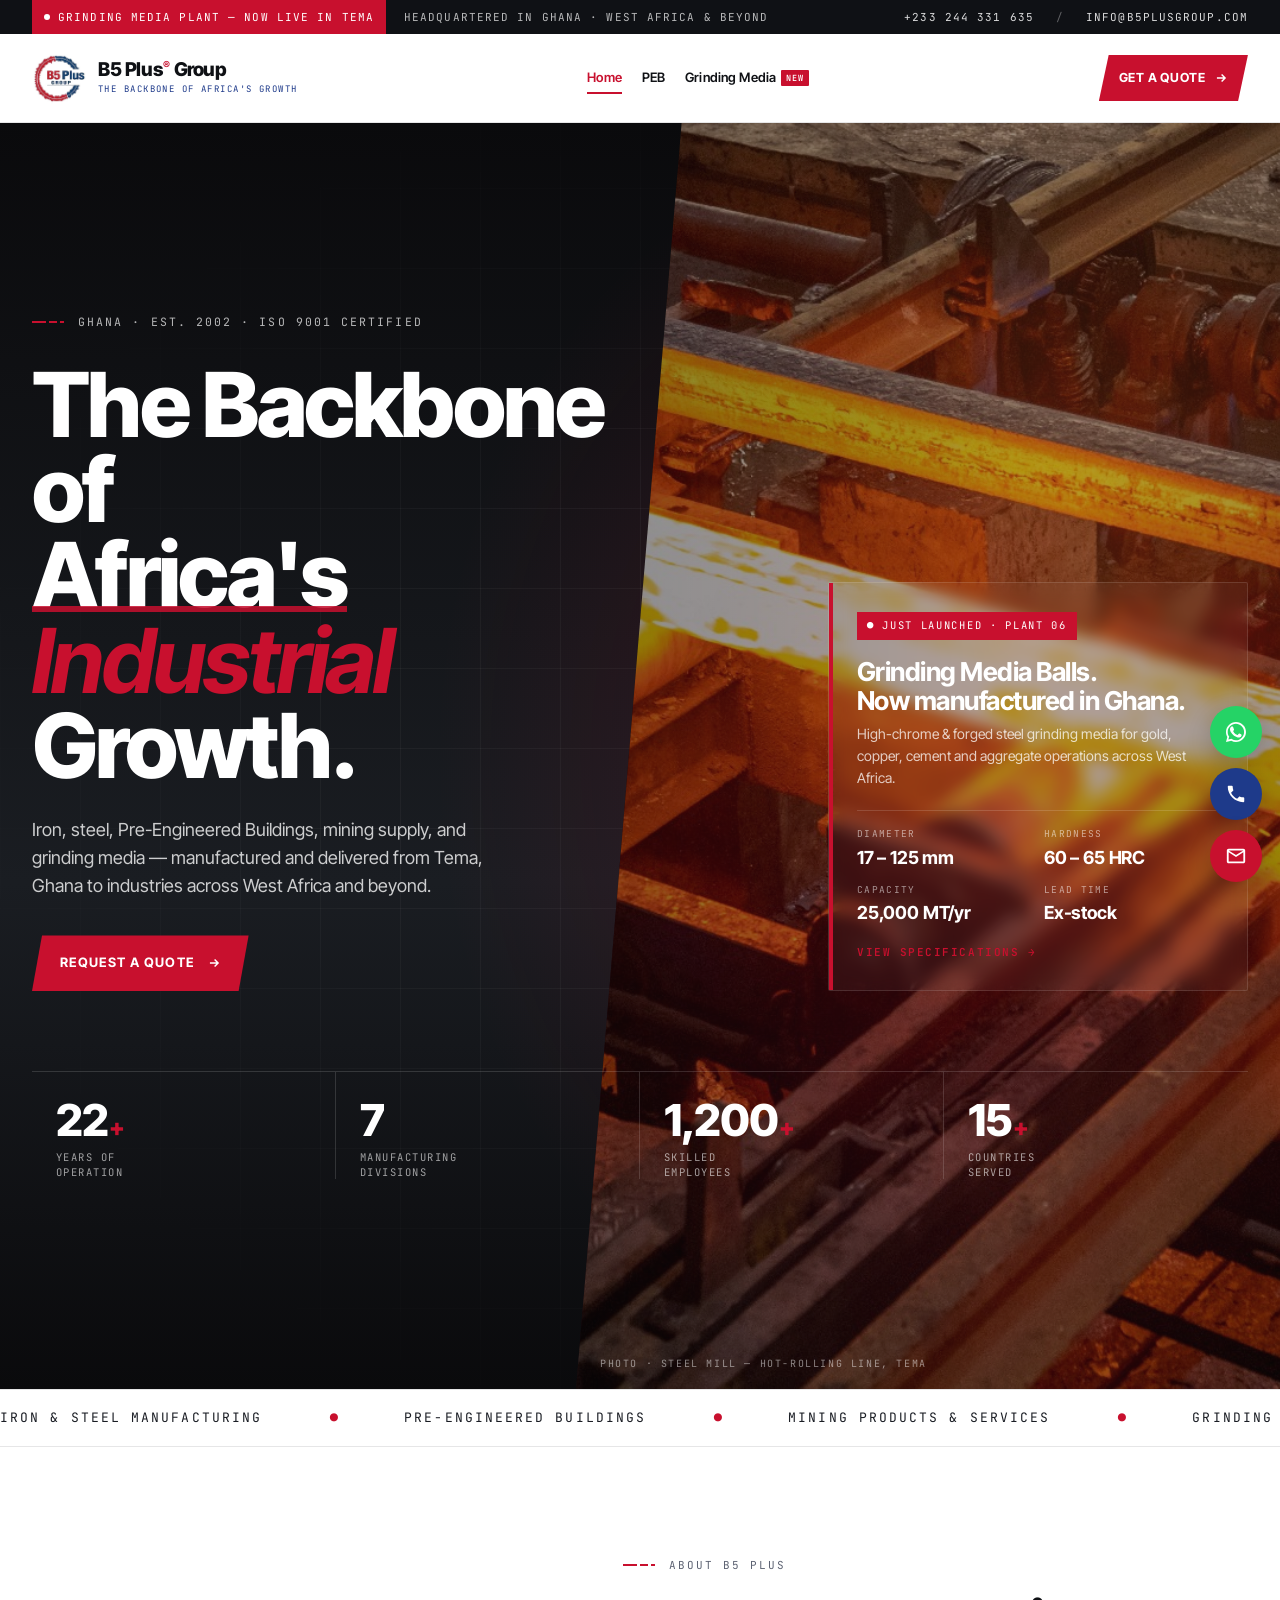
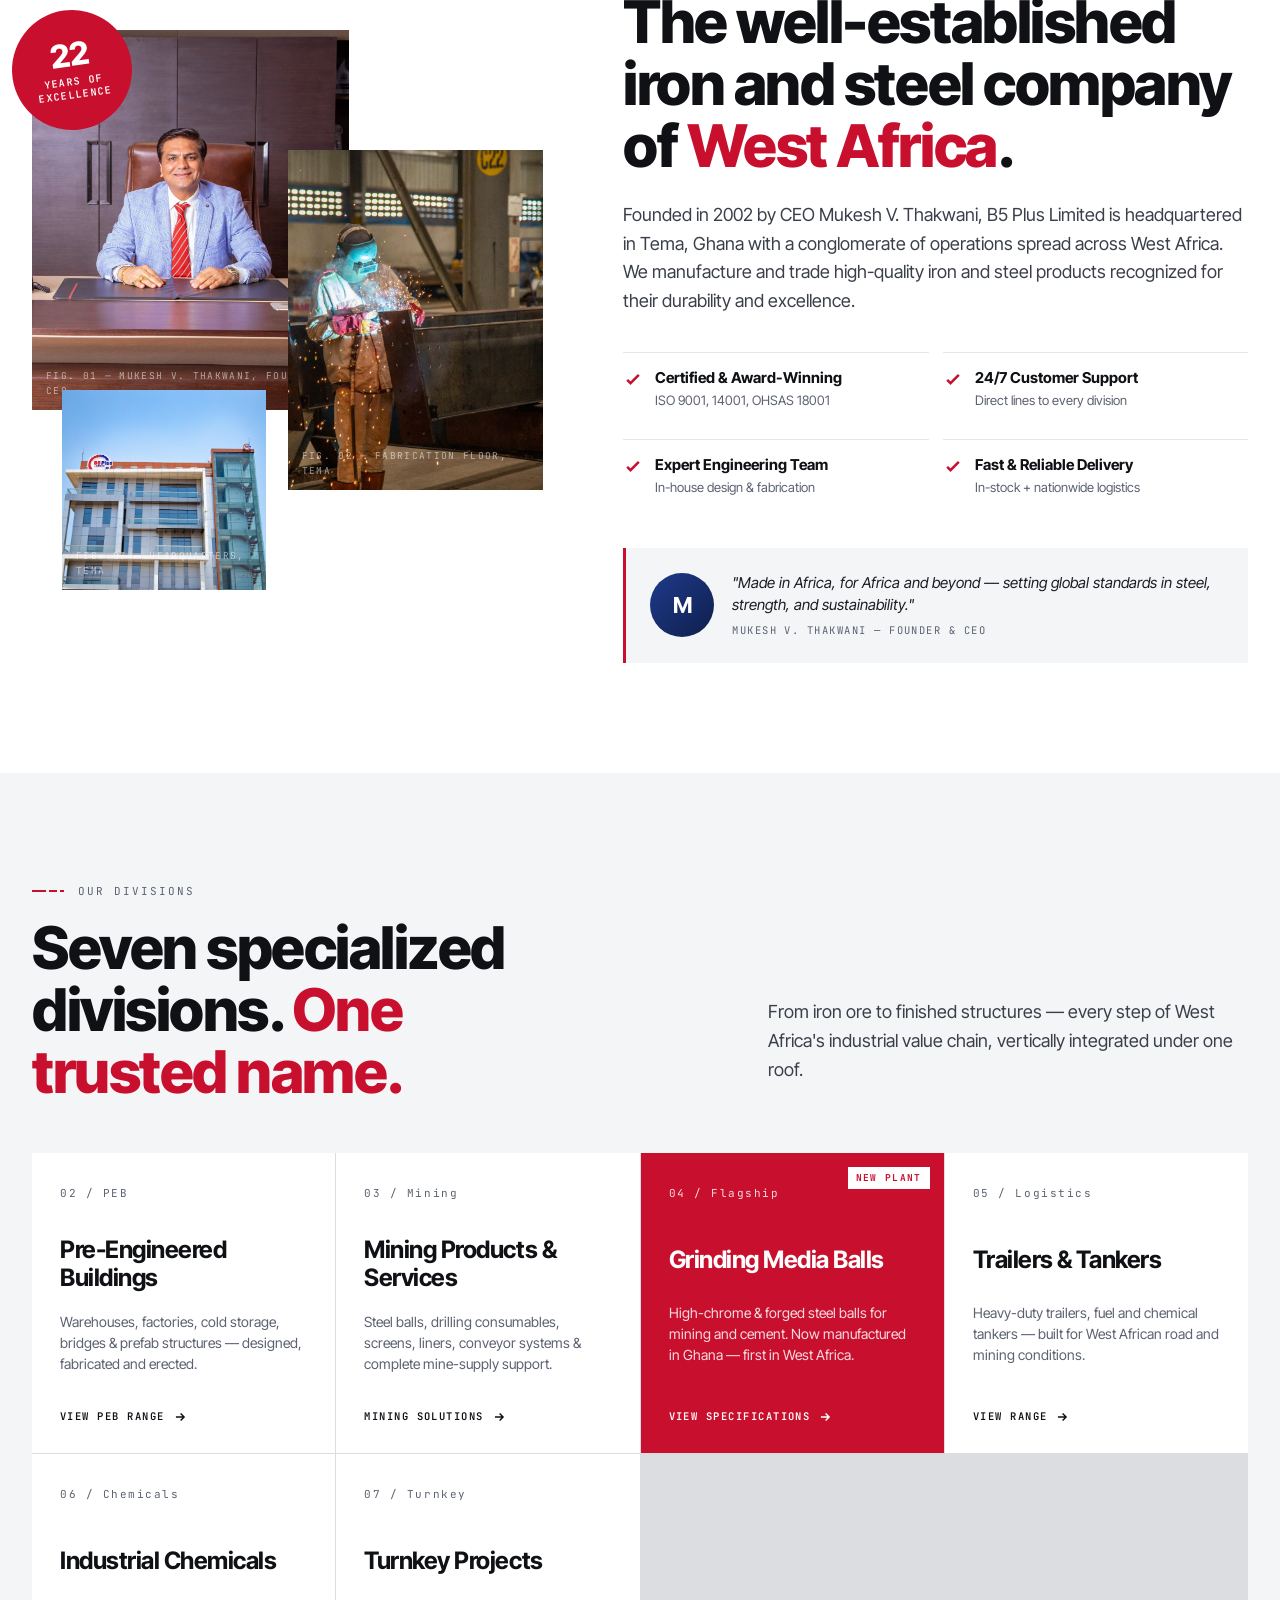
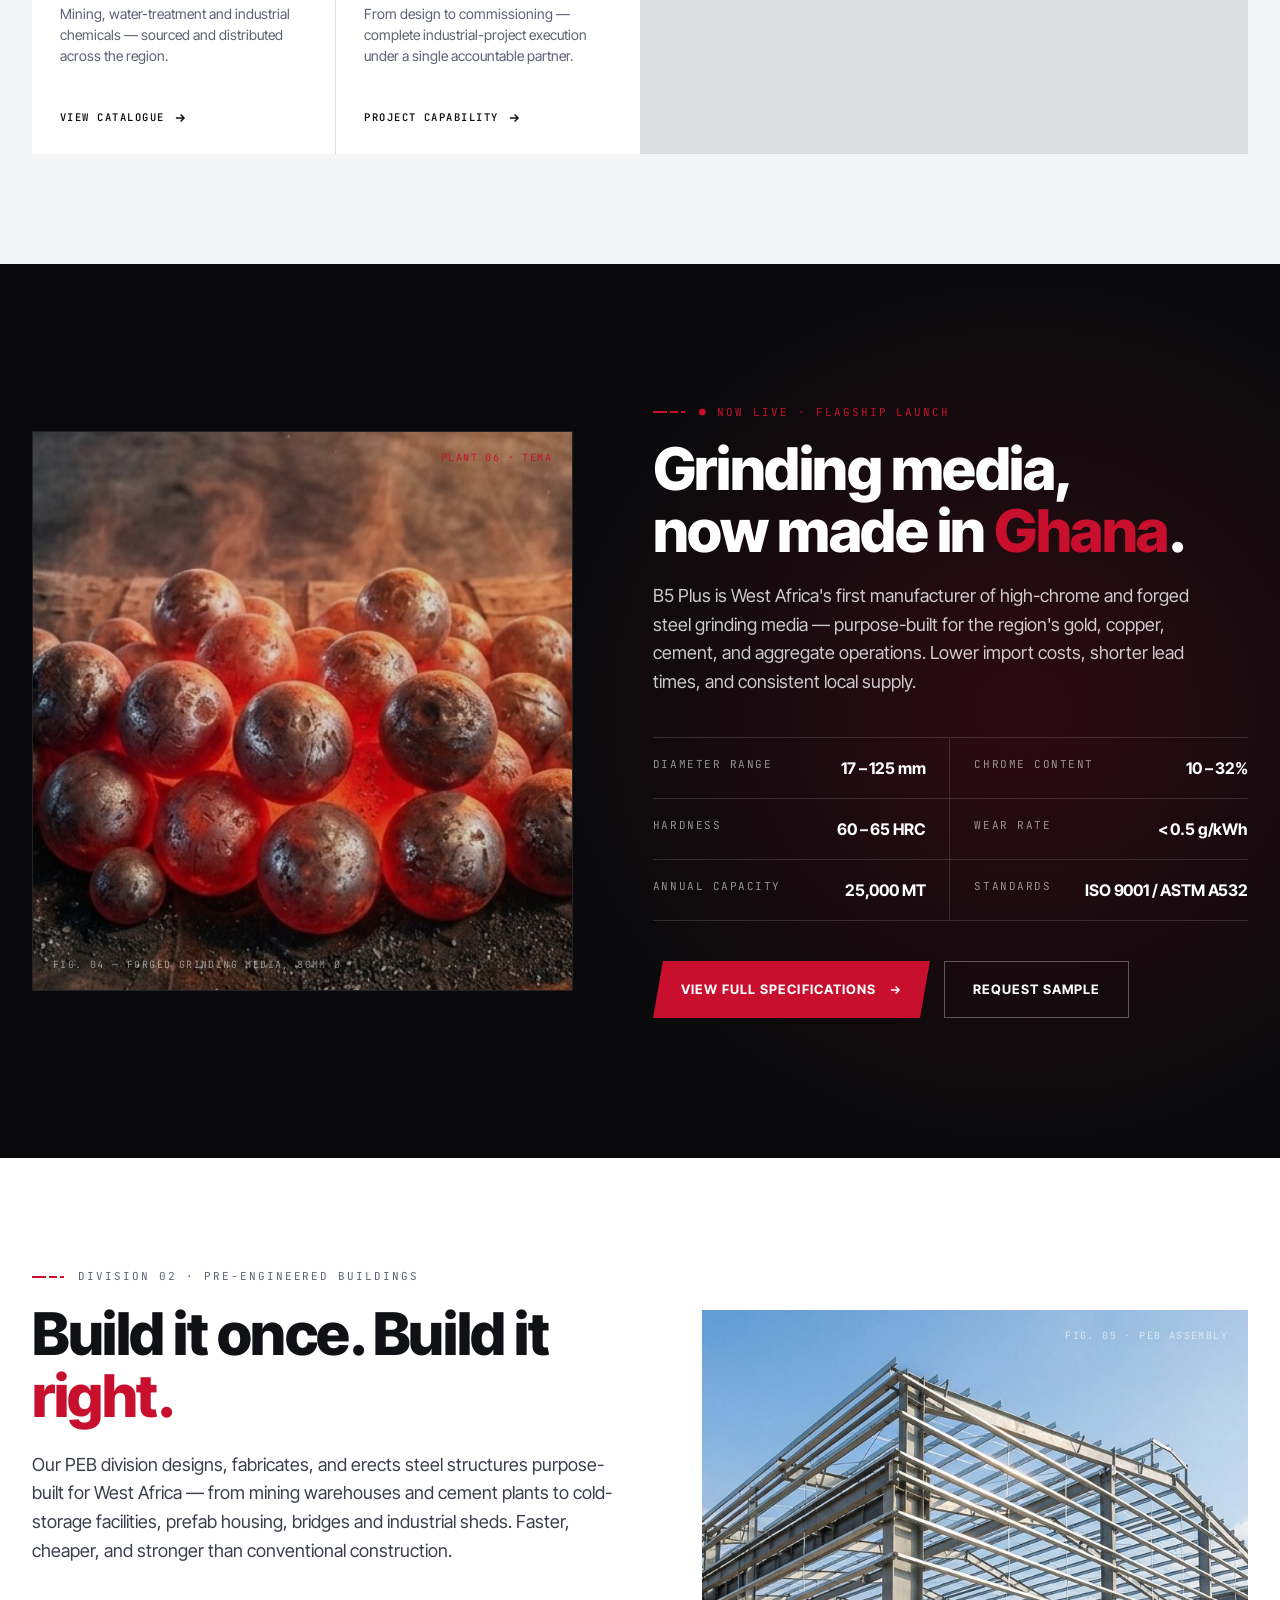
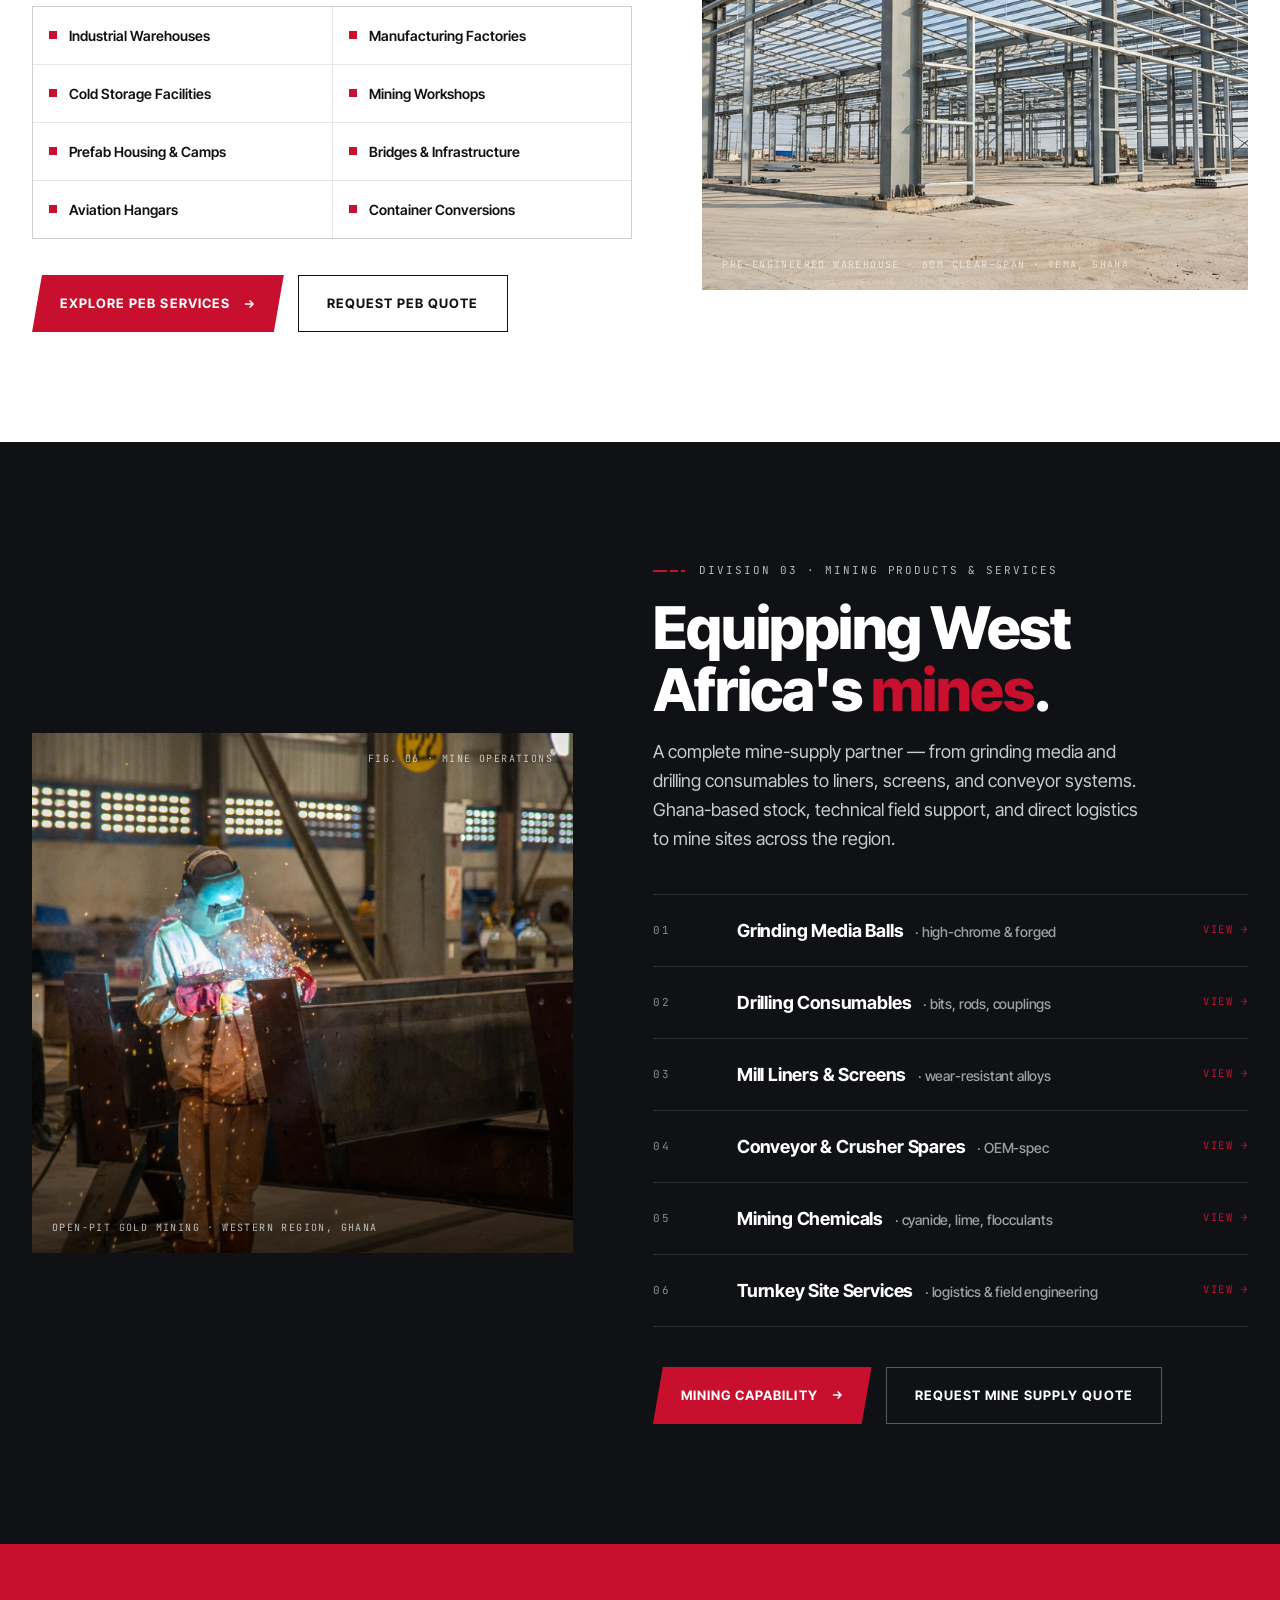
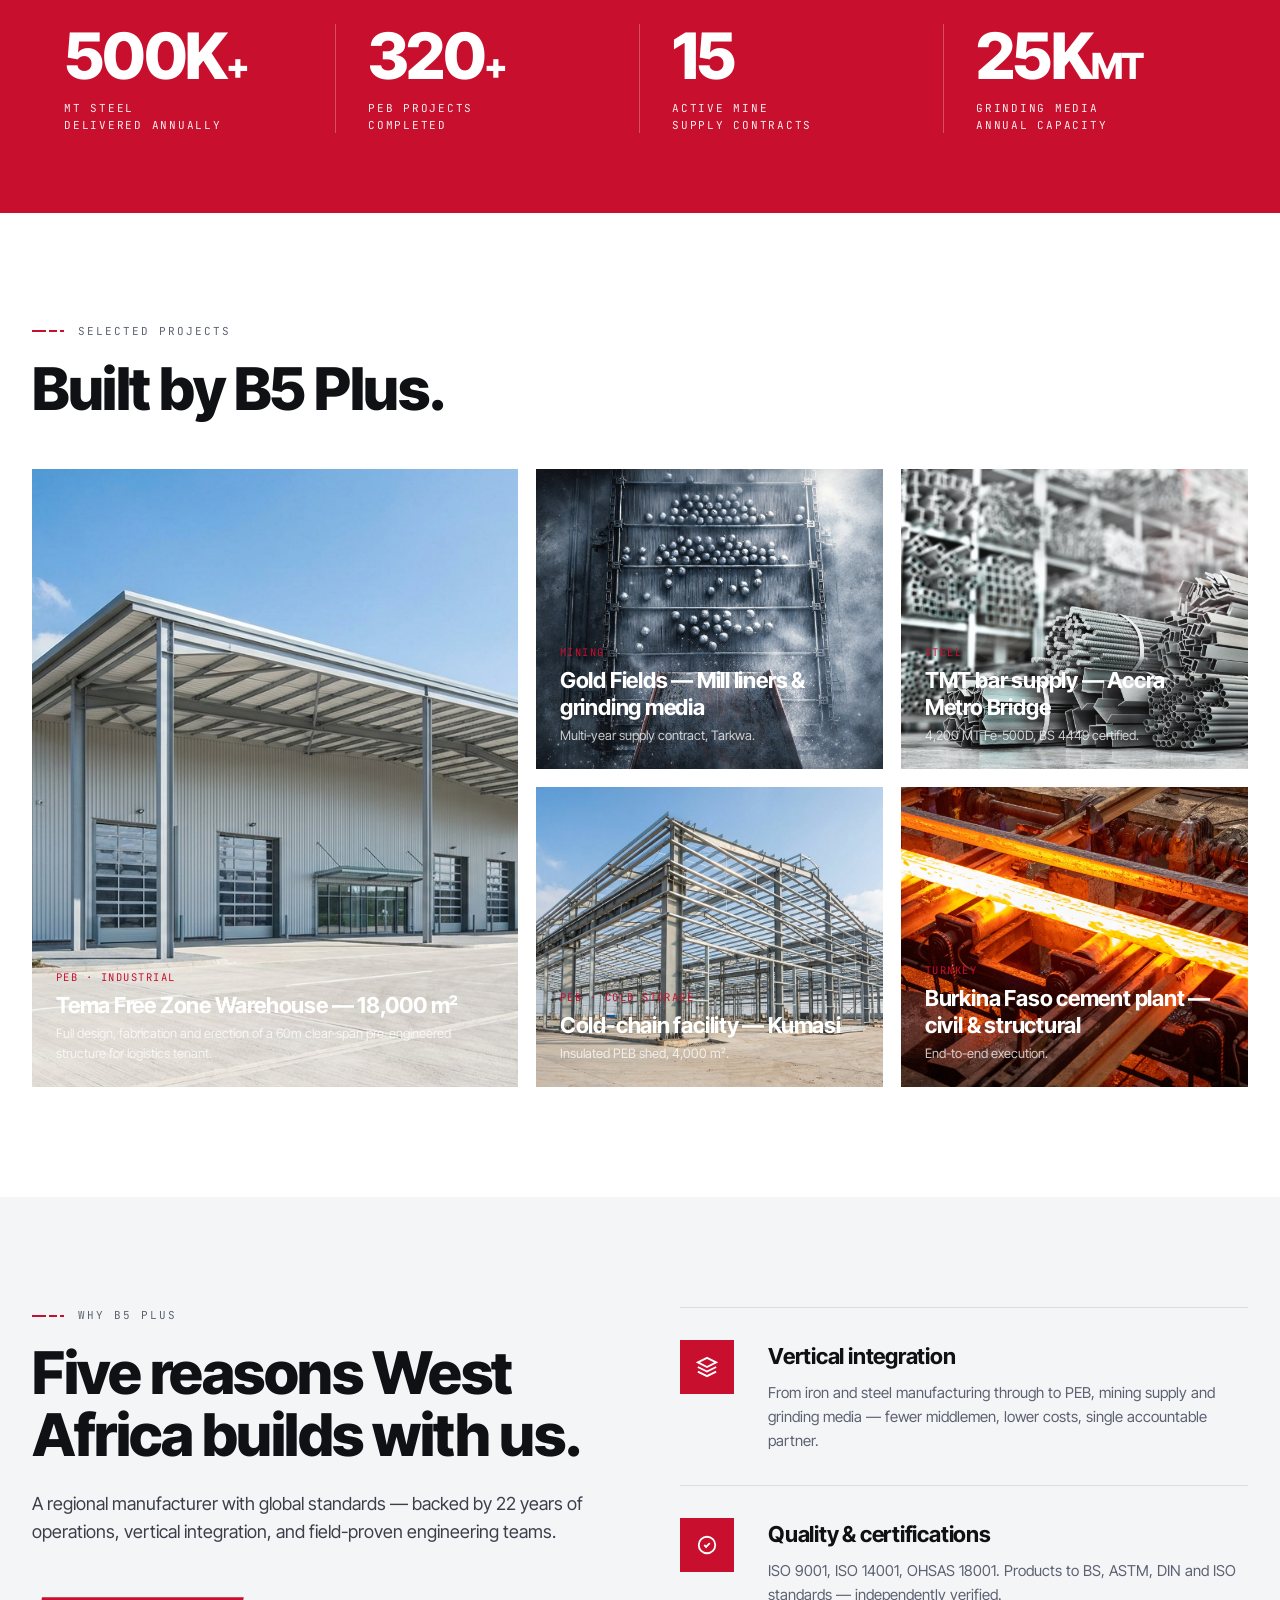
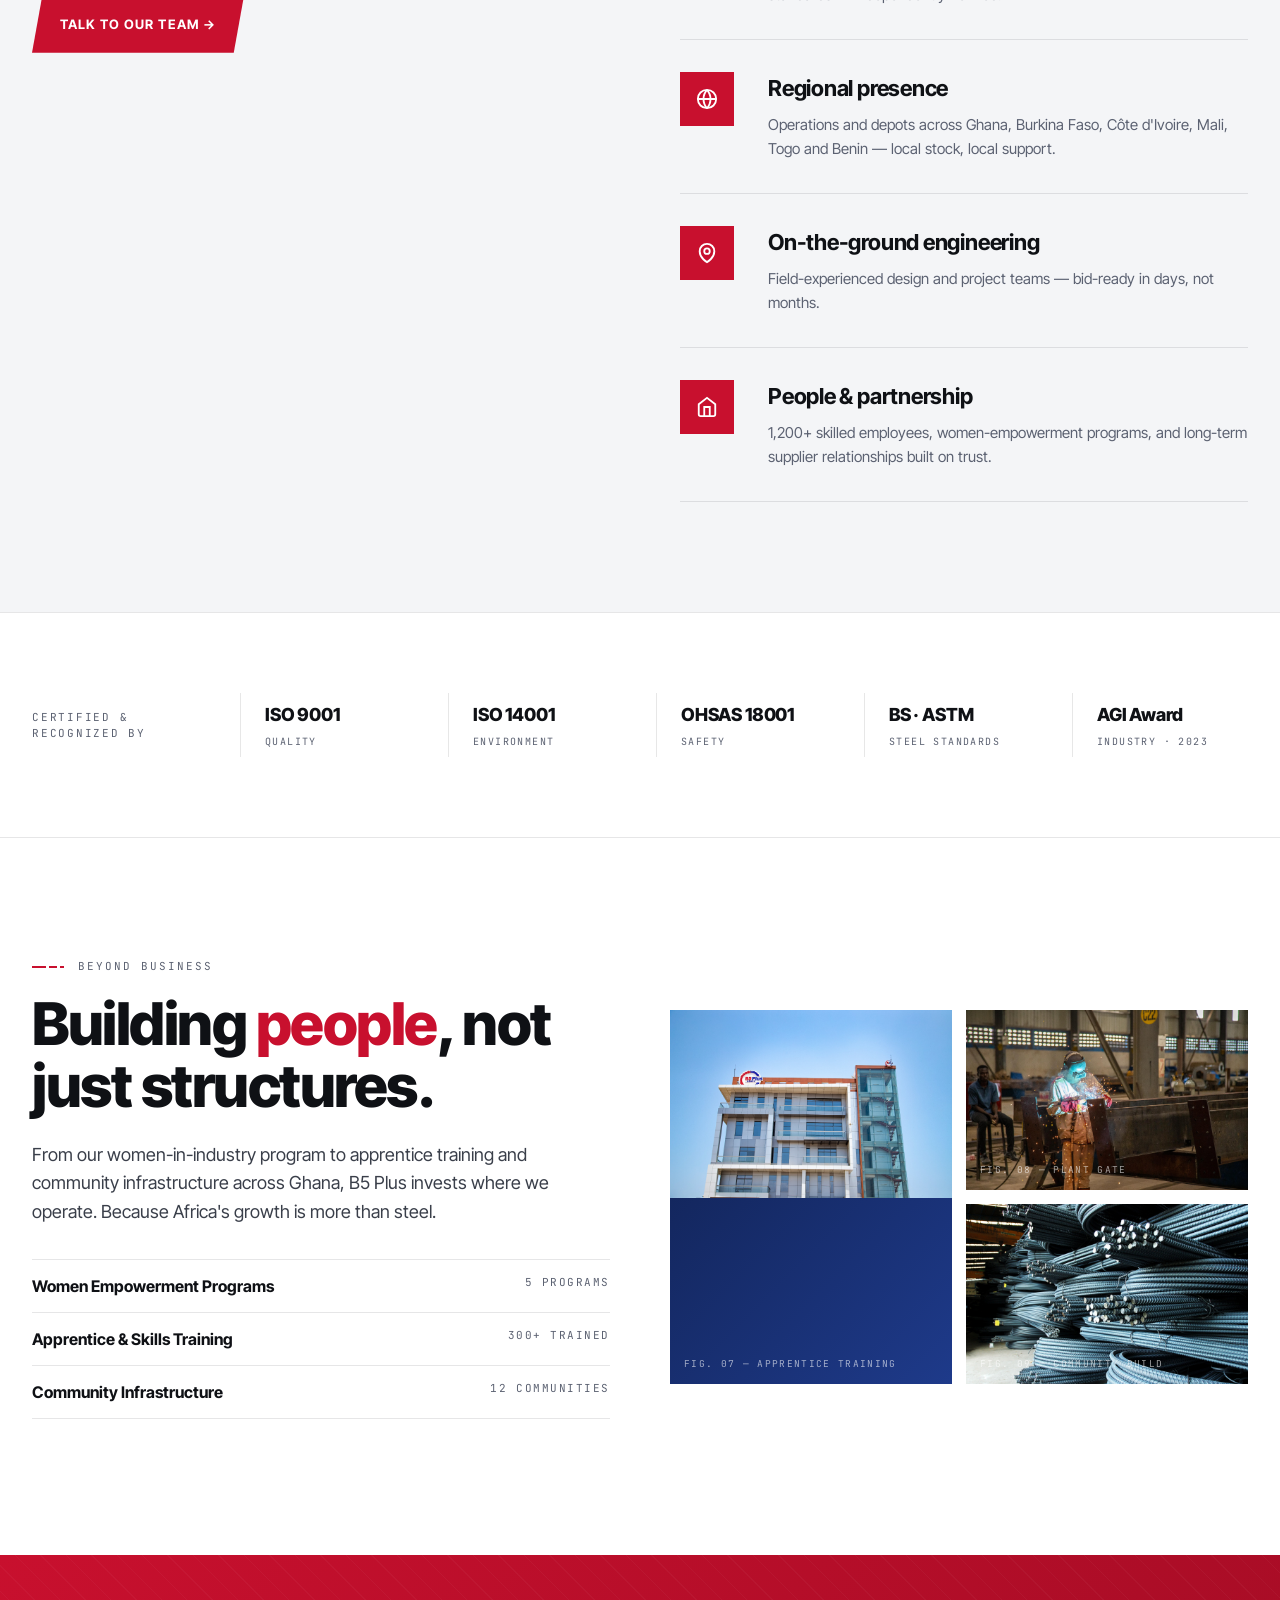
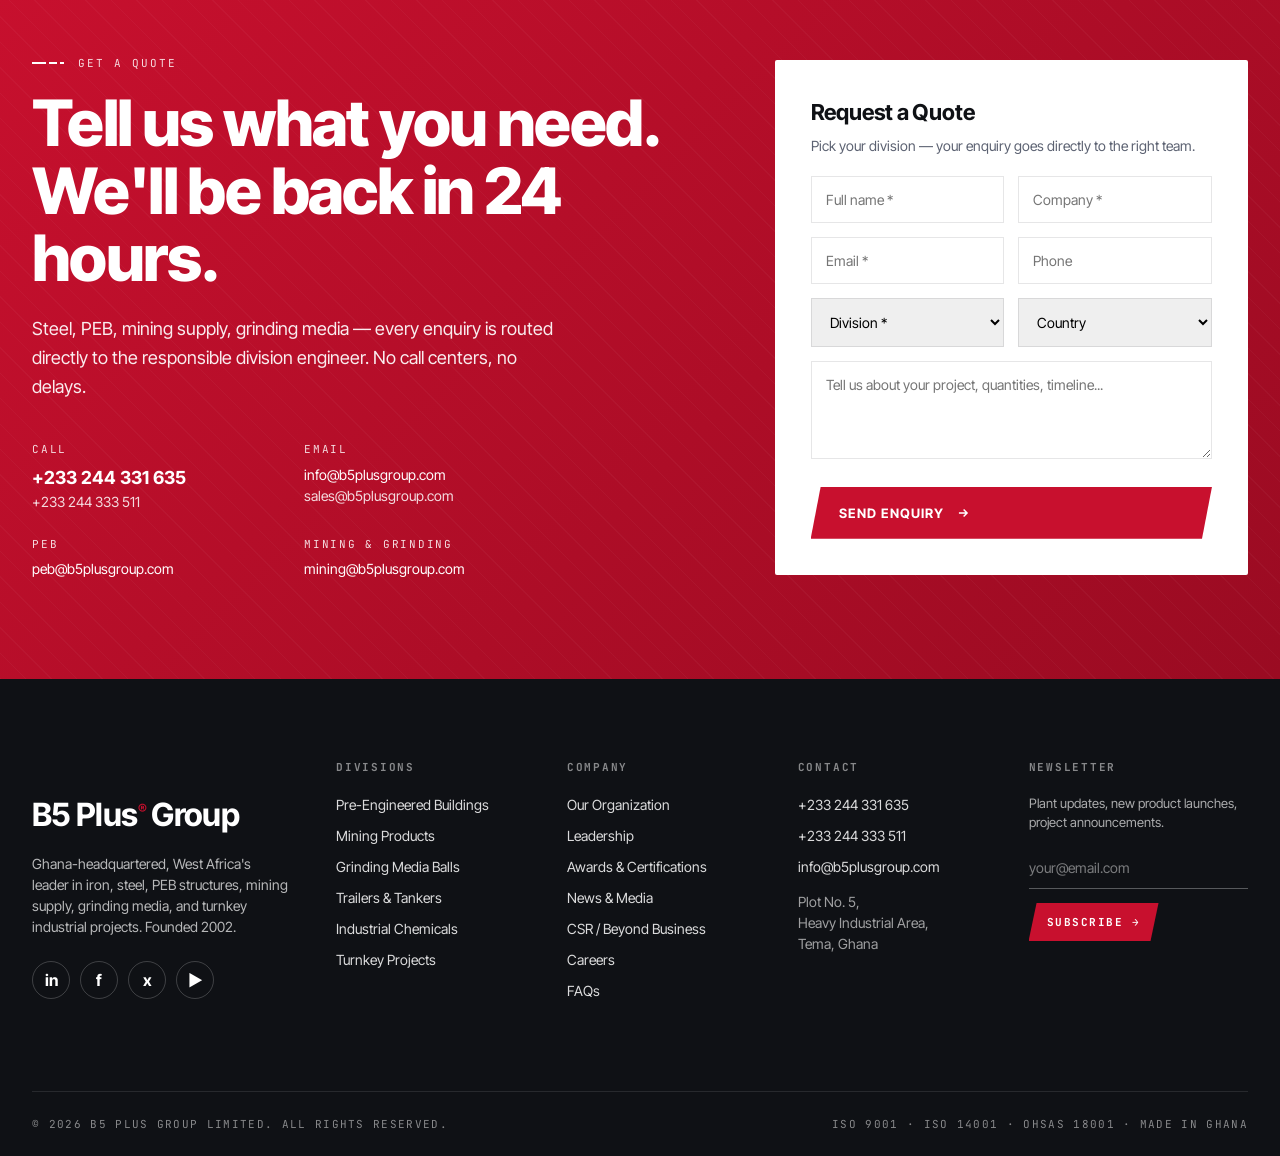
<file: index.html>
<!doctype html>
<html lang="en">
  <head>
    <meta charset="utf-8" />
    <meta name="viewport" content="width=device-width,initial-scale=1" />
    <title>
      B5 Plus Group — The Backbone of Africa's Growth | Iron, Steel, PEB, Mining
      &amp; Grinding Media
    </title>
    <meta
      name="description"
      content="B5 Plus Limited — Ghana-headquartered leader in iron &amp; steel manufacturing, Pre-Engineered Buildings (PEB), mining products, and grinding media balls. Serving West Africa since 2002."
    />
    <link rel="preconnect" href="https://fonts.googleapis.com" />
    <link rel="preconnect" href="https://fonts.gstatic.com" crossorigin />
    <link
      href="https://fonts.googleapis.com/css2?family=Inter+Tight:wght@400;500;600;700;800&family=JetBrains+Mono:wght@400;500&display=swap"
      rel="stylesheet"
    />
    <style>
      :root {
        --red: #c8102e;
        --red-2: #9a0b22;
        --blue: #1e3a8a;
        --blue-2: #0f1f4d;
        --ink: #0f1115;
        --ink-2: #1a1d24;
        --paper: #ffffff;
        --soft: #f4f5f7;
        --soft-2: #edeff3;
        --line: rgba(15, 17, 21, 0.1);
        --muted: #5c6272;
        --sans: "Inter Tight", "Helvetica Neue", Arial, sans-serif;
        --mono: "JetBrains Mono", ui-monospace, Menlo, monospace;
      }
      * {
        box-sizing: border-box;
      }
      html,
      body {
        margin: 0;
        padding: 0;
        overflow-x: hidden;
        max-width: 100%;
      }
      body {
        font-family: var(--sans);
        color: var(--ink);
        background: #fff;
        -webkit-font-smoothing: antialiased;
        line-height: 1.5;
      }
      a {
        color: inherit;
        text-decoration: none;
      }
      img {
        display: block;
        max-width: 100%;
      }
      .wrap {
        max-width: 1360px;
        margin: 0 auto;
        padding: 0 32px;
      }
      @media (max-width: 640px) {
        .wrap {
          padding: 0 18px;
        }
      }

      /* ===== TOP STRIP ===== */
      .top-strip {
        background: var(--ink);
        color: #fff;
        font-family: var(--mono);
        font-size: 11px;
        letter-spacing: 0.1em;
        text-transform: uppercase;
      }
      .top-strip .row {
        display: flex;
        justify-content: space-between;
        align-items: center;
        height: 34px;
        gap: 18px;
        flex-wrap: wrap;
      }
      .top-strip .live {
        display: inline-flex;
        align-items: center;
        gap: 8px;
        background: var(--red);
        padding: 0 12px;
        height: 34px;
      }
      .top-strip .live .dot {
        width: 6px;
        height: 6px;
        background: #fff;
        border-radius: 50%;
        animation: pulse 1.6s infinite;
      }
      @keyframes pulse {
        0%,
        100% {
          opacity: 1;
        }
        50% {
          opacity: 0.3;
        }
      }
      .top-strip .links {
        display: flex;
        gap: 22px;
        opacity: 0.85;
      }

      /* ===== HEADER ===== */
      header.site {
        position: sticky;
        top: 0;
        z-index: 60;
        background: #fff;
        border-bottom: 1px solid var(--line);
      }
      header.site .bar {
        display: flex;
        align-items: center;
        justify-content: space-between;
        height: 88px;
        gap: 16px;
      }
      .logo {
        display: flex;
        align-items: center;
        gap: 12px;
        flex-shrink: 0;
      }
      .logo .mark {
        width: 54px;
        height: 54px;
        border-radius: 50%;
        background: #fff;
        overflow: hidden;
        flex-shrink: 0;
        display: grid;
        place-items: center;
      }
      .logo .mark img {
        width: 100%;
        height: 100%;
        object-fit: cover;
        display: block;
      }
      .logo .name {
        font-weight: 800;
        font-size: 19px;
        letter-spacing: -0.02em;
        line-height: 1;
        white-space: nowrap;
      }
      .logo .name sup {
        color: var(--red);
        font-size: 11px;
        margin-left: 1px;
      }
      .logo .tag {
        font-family: var(--mono);
        font-size: 9px;
        letter-spacing: 0.16em;
        color: var(--blue);
        text-transform: uppercase;
        margin-top: 4px;
        white-space: nowrap;
      }
      nav.menu {
        display: flex;
        align-items: center;
        gap: 0;
      }
      nav.menu a {
        display: inline-flex;
        align-items: center;
        gap: 5px;
        padding: 10px 10px;
        font-size: 13px;
        font-weight: 600;
        letter-spacing: 0.01em;
        color: var(--ink);
        position: relative;
        border-radius: 2px;
        white-space: nowrap;
      }
      nav.menu a:hover {
        color: var(--red);
      }
      nav.menu a.active {
        color: var(--red);
      }
      nav.menu a.active::after {
        content: "";
        position: absolute;
        left: 10px;
        right: 10px;
        bottom: 4px;
        height: 2px;
        background: var(--red);
      }
      nav.menu a .caret {
        font-size: 8px;
        opacity: 0.5;
      }
      nav.menu a .pill {
        font-family: var(--mono);
        font-size: 8.5px;
        background: var(--red);
        color: #fff;
        padding: 2px 5px;
        letter-spacing: 0.12em;
        border-radius: 1px;
      }
      .quote-cta {
        display: inline-flex;
        align-items: center;
        gap: 8px;
        background: var(--red);
        color: #fff;
        padding: 14px 20px;
        font-weight: 700;
        font-size: 12.5px;
        letter-spacing: 0.06em;
        text-transform: uppercase;
        clip-path: polygon(10px 0, 100% 0, calc(100% - 10px) 100%, 0 100%);
        transition: background 0.2s;
        flex-shrink: 0;
        white-space: nowrap;
      }
      .quote-cta:hover {
        background: var(--ink);
      }
      .menu-toggle {
        display: none;
        width: 44px;
        height: 44px;
        align-items: center;
        justify-content: center;
        background: transparent;
        border: 1px solid var(--line);
        cursor: pointer;
        flex-shrink: 0;
      }
      .menu-toggle span {
        width: 20px;
        height: 2px;
        background: var(--ink);
        position: relative;
        transition: all 0.2s;
      }
      .menu-toggle span::before,
      .menu-toggle span::after {
        content: "";
        position: absolute;
        left: 0;
        width: 20px;
        height: 2px;
        background: var(--ink);
        transition: all 0.2s;
      }
      .menu-toggle span::before {
        top: -6px;
      }
      .menu-toggle span::after {
        top: 6px;
      }
      .menu-toggle.open span {
        background: transparent;
      }
      .menu-toggle.open span::before {
        top: 0;
        transform: rotate(45deg);
      }
      .menu-toggle.open span::after {
        top: 0;
        transform: rotate(-45deg);
      }
      @media (max-width: 1240px) {
        .logo .tag {
          display: none;
        }
        nav.menu a {
          padding: 10px 8px;
          font-size: 12.5px;
        }
        .quote-cta {
          padding: 13px 16px;
          font-size: 11.5px;
        }
      }
      @media (max-width: 1100px) {
        header.site nav.menu {
          display: none;
          position: fixed;
          top: 88px;
          left: 0;
          right: 0;
          background: #fff;
          flex-direction: column;
          align-items: stretch;
          gap: 0;
          padding: 8px 24px 24px;
          border-bottom: 1px solid var(--line);
          box-shadow: 0 16px 32px rgba(0, 0, 0, 0.08);
          z-index: 55;
          max-height: calc(100vh - 88px);
          overflow-y: auto;
        }
        header.site nav.menu.open {
          display: flex;
        }
        nav.menu a {
          padding: 14px 4px;
          font-size: 15px;
          border-bottom: 1px solid var(--line);
        }
        nav.menu a.active::after {
          display: none;
        }
        nav.menu a.active {
          border-left: 3px solid var(--red);
          padding-left: 12px;
        }
        .menu-toggle {
          display: inline-flex;
          margin-left: auto;
        }
        .quote-cta {
          display: none;
        }
      }
      @media (max-width: 560px) {
        .logo .name {
          font-size: 16px;
        }
        header.site .bar {
          height: 72px;
        }
        header.site nav.menu {
          top: 72px;
        }
      }

      /* ===== HERO ===== */
      .hero {
        position: relative;
        background: #000;
        color: #fff;
        overflow: hidden;
        min-height: 760px;
        display: flex;
        align-items: center;
      }
      .hero .bg {
        position: absolute;
        inset: 0;
        background:
          radial-gradient(
            60% 80% at 70% 50%,
            rgba(200, 16, 46, 0.18),
            transparent 60%
          ),
          linear-gradient(180deg, #0a0a0c 0%, #1a1d22 60%, #0a0a0c 100%);
      }
      .hero .bg::before {
        content: "";
        position: absolute;
        inset: 0;
        background:
          repeating-linear-gradient(
            90deg,
            rgba(255, 255, 255, 0.04) 0 1px,
            transparent 1px 80px
          ),
          repeating-linear-gradient(
            0deg,
            rgba(255, 255, 255, 0.04) 0 1px,
            transparent 1px 80px
          );
        mask-image: radial-gradient(
          ellipse at center,
          #000 30%,
          transparent 80%
        );
      }
      .hero .photo-strip {
        position: absolute;
        right: 0;
        top: 0;
        bottom: 0;
        width: 55%;
        background: #0a0a0c;
        clip-path: polygon(15% 0, 100% 0, 100% 100%, 0 100%);
        overflow: hidden;
      }
      .hero .photo-strip img {
        position: absolute;
        inset: 0;
        width: 100%;
        height: 100%;
        object-fit: cover;
        opacity: 0.55;
      }
      .hero .photo-strip::before {
        content: "";
        position: absolute;
        inset: 0;
        background:
          linear-gradient(
            90deg,
            #0a0a0c 0%,
            rgba(10, 10, 12, 0.5) 30%,
            transparent 60%
          ),
          radial-gradient(
            circle at 70% 30%,
            rgba(255, 140, 40, 0.35),
            transparent 50%
          ),
          radial-gradient(
            circle at 30% 70%,
            rgba(200, 16, 46, 0.3),
            transparent 60%
          );
      }
      .hero .photo-strip::after {
        content: "PHOTO · STEEL MILL — HOT-ROLLING LINE, TEMA";
        position: absolute;
        left: 24px;
        bottom: 18px;
        font-family: var(--mono);
        font-size: 10px;
        letter-spacing: 0.16em;
        color: rgba(255, 255, 255, 0.5);
        text-transform: uppercase;
      }
      .hero .content {
        position: relative;
        z-index: 2;
        width: 100%;
        padding: 80px 0 100px;
      }
      .hero .grid {
        display: grid;
        grid-template-columns: 1.15fr 1fr;
        gap: 60px;
        align-items: end;
      }
      .hero .eyebrow {
        display: flex;
        align-items: center;
        gap: 14px;
        font-family: var(--mono);
        font-size: 11.5px;
        letter-spacing: 0.18em;
        text-transform: uppercase;
        color: rgba(255, 255, 255, 0.7);
        margin-bottom: 32px;
      }
      .hero .eyebrow .bars {
        display: inline-flex;
        gap: 3px;
      }
      .hero .eyebrow .bars i {
        width: 14px;
        height: 2px;
        background: var(--red);
      }
      .hero .eyebrow .bars i:nth-child(2) {
        width: 8px;
      }
      .hero .eyebrow .bars i:nth-child(3) {
        width: 4px;
      }
      .hero h1 {
        font-size: clamp(48px, 7vw, 108px);
        line-height: 0.95;
        letter-spacing: -0.03em;
        font-weight: 800;
        margin: 0;
      }
      .hero h1 .swap {
        color: var(--red);
        font-style: italic;
        font-weight: 700;
      }
      .hero h1 .uline {
        position: relative;
        display: inline-block;
      }
      .hero h1 .uline::after {
        content: "";
        position: absolute;
        left: 0;
        right: 0;
        bottom: 6px;
        height: 6px;
        background: var(--red);
        opacity: 0.85;
      }
      .hero .lede {
        font-size: 18px;
        color: rgba(255, 255, 255, 0.78);
        max-width: 48ch;
        margin-top: 28px;
        line-height: 1.55;
      }
      .hero .ctas {
        display: flex;
        gap: 14px;
        margin-top: 36px;
        flex-wrap: wrap;
      }
      .btn-red {
        display: inline-flex;
        align-items: center;
        gap: 12px;
        background: var(--red);
        color: #fff;
        padding: 18px 28px;
        font-weight: 700;
        font-size: 13px;
        letter-spacing: 0.08em;
        text-transform: uppercase;
        clip-path: polygon(10px 0, 100% 0, calc(100% - 10px) 100%, 0 100%);
        transition: background 0.2s;
        border: none;
        cursor: pointer;
        font-family: inherit;
      }
      .btn-red:hover {
        background: var(--red-2);
      }
      .btn-ghost {
        display: inline-flex;
        align-items: center;
        gap: 12px;
        color: #fff;
        padding: 18px 28px;
        font-weight: 700;
        font-size: 13px;
        letter-spacing: 0.08em;
        text-transform: uppercase;
        border: 1px solid rgba(255, 255, 255, 0.3);
        transition: all 0.2s;
      }
      .btn-ghost:hover {
        background: #fff;
        color: var(--ink);
        border-color: #fff;
      }
      /* Hero stats */
      .hero .stats {
        display: grid;
        grid-template-columns: repeat(4, 1fr);
        gap: 0;
        margin-top: 80px;
        border-top: 1px solid rgba(255, 255, 255, 0.14);
      }
      .hero .stats .s {
        padding: 26px 24px 0;
        border-right: 1px solid rgba(255, 255, 255, 0.14);
      }
      .hero .stats .s:last-child {
        border-right: none;
      }
      .hero .stats .n {
        font-size: 44px;
        font-weight: 800;
        letter-spacing: -0.03em;
        line-height: 1;
      }
      .hero .stats .n .u {
        color: var(--red);
        font-size: 24px;
        margin-left: 2px;
      }
      .hero .stats .l {
        font-family: var(--mono);
        font-size: 10.5px;
        letter-spacing: 0.14em;
        text-transform: uppercase;
        color: rgba(255, 255, 255, 0.6);
        margin-top: 8px;
        line-height: 1.4;
      }
      /* Hero side card (Grinding launch) */
      .hero .launch {
        position: relative;
        background: rgba(255, 255, 255, 0.04);
        backdrop-filter: blur(8px);
        border: 1px solid rgba(255, 255, 255, 0.12);
        padding: 28px;
        border-radius: 2px;
        max-width: 420px;
        justify-self: end;
      }
      .hero .launch::before {
        content: "";
        position: absolute;
        left: 0;
        top: 0;
        width: 4px;
        height: 100%;
        background: var(--red);
      }
      .hero .launch .label {
        display: inline-flex;
        align-items: center;
        gap: 8px;
        font-family: var(--mono);
        font-size: 10.5px;
        letter-spacing: 0.16em;
        text-transform: uppercase;
        color: #fff;
        background: var(--red);
        padding: 6px 10px;
        margin-bottom: 18px;
      }
      .hero .launch h3 {
        font-size: 26px;
        letter-spacing: -0.02em;
        margin: 0 0 8px;
        line-height: 1.1;
      }
      .hero .launch p {
        font-size: 14px;
        color: rgba(255, 255, 255, 0.75);
        margin: 0 0 22px;
        line-height: 1.55;
      }
      .hero .launch .specs {
        display: grid;
        grid-template-columns: 1fr 1fr;
        gap: 12px;
        border-top: 1px solid rgba(255, 255, 255, 0.14);
        padding-top: 16px;
      }
      .hero .launch .specs div .k {
        font-family: var(--mono);
        font-size: 9.5px;
        letter-spacing: 0.14em;
        text-transform: uppercase;
        color: rgba(255, 255, 255, 0.55);
      }
      .hero .launch .specs div .v {
        font-size: 18px;
        font-weight: 700;
        letter-spacing: -0.01em;
        margin-top: 2px;
      }
      .hero .launch a.cta {
        display: inline-flex;
        align-items: center;
        gap: 8px;
        color: var(--red);
        font-family: var(--mono);
        font-size: 11px;
        letter-spacing: 0.14em;
        text-transform: uppercase;
        font-weight: 600;
        margin-top: 18px;
      }
      .hero .launch a.cta:hover {
        color: #fff;
      }
      @media (max-width: 1100px) {
        .hero .photo-strip {
          display: none;
        }
        .hero .grid {
          grid-template-columns: 1fr;
        }
        .hero .launch {
          justify-self: stretch;
          max-width: none;
        }
      }

      /* ===== MARQUEE ===== */
      .marquee {
        overflow: hidden;
        border-top: 1px solid var(--line);
        border-bottom: 1px solid var(--line);
        background: #fff;
      }
      .marquee .track {
        display: flex;
        gap: 64px;
        padding: 18px 0;
        animation: scroll 50s linear infinite;
        white-space: nowrap;
      }
      .marquee .track span {
        font-family: var(--mono);
        font-size: 13px;
        letter-spacing: 0.16em;
        text-transform: uppercase;
        color: var(--ink-2);
        display: inline-flex;
        align-items: center;
        gap: 18px;
      }
      .marquee .track span::after {
        content: "●";
        color: var(--red);
        margin-left: 50px;
      }
      @keyframes scroll {
        from {
          transform: translateX(0);
        }
        to {
          transform: translateX(-50%);
        }
      }

      /* ===== UNIVERSAL SECTION ===== */
      section {
        padding: 110px 0;
        position: relative;
      }
      section.tight {
        padding: 80px 0;
      }
      .eyebrow {
        display: flex;
        align-items: center;
        gap: 14px;
        margin-bottom: 18px;
        font-family: var(--mono);
        font-size: 11px;
        letter-spacing: 0.18em;
        text-transform: uppercase;
        color: var(--muted);
      }
      .eyebrow .bars {
        display: inline-flex;
        gap: 3px;
      }
      .eyebrow .bars i {
        width: 14px;
        height: 2px;
        background: var(--red);
      }
      .eyebrow .bars i:nth-child(2) {
        width: 8px;
      }
      .eyebrow .bars i:nth-child(3) {
        width: 4px;
      }
      h2 {
        font-size: clamp(34px, 4.6vw, 64px);
        letter-spacing: -0.025em;
        line-height: 1.05;
        margin: 0;
        font-weight: 800;
      }
      h2 .red {
        color: var(--red);
      }
      .lede {
        font-size: 18px;
        line-height: 1.6;
        color: #3a3f4a;
        max-width: 62ch;
      }

      /* ===== ABOUT ===== */
      .about {
        background: #fff;
      }
      .about .grid {
        display: grid;
        grid-template-columns: 0.9fr 1.1fr;
        gap: 80px;
        align-items: center;
      }
      .about .photos {
        position: relative;
        height: 560px;
      }
      .about .photos .ph {
        position: absolute;
        background: #1a1d24;
        overflow: hidden;
      }
      .about .photos .ph img {
        position: absolute;
        inset: 0;
        width: 100%;
        height: 100%;
        object-fit: cover;
      }
      .about .photos .ph::before {
        content: "";
        position: absolute;
        inset: 0;
        background: repeating-linear-gradient(
          45deg,
          rgba(255, 255, 255, 0.04) 0 2px,
          transparent 2px 14px
        );
      }
      .about .photos .ph .lab {
        position: absolute;
        left: 14px;
        bottom: 12px;
        color: rgba(255, 255, 255, 0.55);
        font-family: var(--mono);
        font-size: 9.5px;
        letter-spacing: 0.14em;
        text-transform: uppercase;
      }
      .about .photos .ph.a {
        left: 0;
        top: 0;
        width: 62%;
        height: 380px;
        background: linear-gradient(135deg, #1c1c20, #3a3a40);
      }
      .about .photos .ph.b {
        right: 0;
        top: 120px;
        width: 50%;
        height: 340px;
        background: linear-gradient(135deg, #3a1a0a, #8a3a14 60%, #c8431c);
      }
      .about .photos .ph.c {
        left: 30px;
        bottom: 0;
        width: 40%;
        height: 200px;
        background: linear-gradient(135deg, #0f1f4d, #1e3a8a);
      }
      .about .photos .badge {
        position: absolute;
        left: -20px;
        top: -20px;
        background: var(--red);
        color: #fff;
        width: 120px;
        height: 120px;
        border-radius: 50%;
        display: grid;
        place-items: center;
        text-align: center;
        font-family: var(--mono);
        font-size: 10px;
        letter-spacing: 0.14em;
        text-transform: uppercase;
        line-height: 1.3;
        font-weight: 600;
        z-index: 5;
        transform: rotate(-8deg);
      }
      .about .photos .badge strong {
        display: block;
        font-size: 32px;
        letter-spacing: -0.02em;
        font-family: var(--sans);
        font-weight: 800;
        line-height: 1;
        margin-bottom: 4px;
      }
      .about h2 {
        margin-bottom: 24px;
      }
      .about .checklist {
        margin-top: 36px;
        display: grid;
        grid-template-columns: 1fr 1fr;
        gap: 14px;
      }
      .about .checklist .it {
        display: flex;
        gap: 12px;
        align-items: flex-start;
        padding: 14px 0;
        border-top: 1px solid var(--line);
      }
      .about .checklist .it svg {
        flex-shrink: 0;
        color: var(--red);
        margin-top: 2px;
      }
      .about .checklist .it .t {
        font-weight: 700;
        font-size: 15px;
      }
      .about .checklist .it .d {
        font-size: 13px;
        color: var(--muted);
        margin-top: 2px;
      }
      .about .ceo {
        margin-top: 36px;
        padding: 24px;
        background: var(--soft);
        border-left: 3px solid var(--red);
        display: flex;
        gap: 18px;
        align-items: center;
      }
      .about .ceo .av {
        width: 64px;
        height: 64px;
        border-radius: 50%;
        background: linear-gradient(135deg, #1e3a8a, #0f1f4d);
        flex-shrink: 0;
        display: grid;
        place-items: center;
        color: #fff;
        font-weight: 700;
        font-size: 22px;
      }
      .about .ceo .q {
        font-size: 15px;
        color: var(--ink-2);
        font-style: italic;
        line-height: 1.5;
      }
      .about .ceo .a {
        font-family: var(--mono);
        font-size: 10.5px;
        letter-spacing: 0.14em;
        text-transform: uppercase;
        color: var(--muted);
        margin-top: 6px;
      }
      @media (max-width: 980px) {
        .about .grid {
          grid-template-columns: 1fr;
          gap: 40px;
        }
        .about .photos {
          height: auto;
          display: grid;
          grid-template-columns: 1fr;
          gap: 14px;
        }
        .about .photos .ph,
        .about .photos .ph.a,
        .about .photos .ph.b,
        .about .photos .ph.c {
          position: relative;
          left: auto;
          right: auto;
          top: auto;
          bottom: auto;
          width: 100%;
          height: 220px;
          margin: 0;
        }
        .about .photos .badge {
          display: none;
        }
        .about .checklist {
          grid-template-columns: 1fr;
        }
      }
      @media (max-width: 560px) {
        .about .photos .ph.c {
          display: none;
        }
        .about .photos .ph,
        .about .photos .ph.a,
        .about .photos .ph.b {
          height: 200px;
        }
      }

      /* ===== DIVISIONS ===== */
      .divisions {
        background: var(--soft);
      }
      .divisions .head {
        display: flex;
        align-items: flex-end;
        justify-content: space-between;
        gap: 32px;
        margin-bottom: 50px;
        flex-wrap: wrap;
      }
      .divisions .head .t {
        max-width: 560px;
      }
      .divisions .grid {
        display: grid;
        grid-template-columns: repeat(4, 1fr);
        gap: 1px;
        background: var(--line);
      }
      .divisions .card {
        position: relative;
        background: #fff;
        padding: 32px 28px 28px;
        min-height: 300px;
        display: flex;
        flex-direction: column;
        justify-content: space-between;
        transition:
          background 0.2s,
          color 0.2s;
        cursor: pointer;
      }
      .divisions .card .num {
        font-family: var(--mono);
        font-size: 11px;
        letter-spacing: 0.14em;
        color: var(--muted);
      }
      .divisions .card h3 {
        font-size: 24px;
        font-weight: 700;
        letter-spacing: -0.02em;
        line-height: 1.15;
        margin: 24px 0 8px;
      }
      .divisions .card p {
        font-size: 14px;
        color: var(--muted);
        margin: 0;
        line-height: 1.5;
      }
      .divisions .card .arr {
        display: inline-flex;
        align-items: center;
        gap: 8px;
        font-family: var(--mono);
        font-size: 10.5px;
        letter-spacing: 0.14em;
        text-transform: uppercase;
        color: var(--ink);
        margin-top: 24px;
        font-weight: 600;
      }
      .divisions .card .arr svg {
        transition: transform 0.2s;
      }
      .divisions .card:hover {
        background: var(--ink);
        color: #fff;
      }
      .divisions .card:hover .num,
      .divisions .card:hover p {
        color: rgba(255, 255, 255, 0.65);
      }
      .divisions .card:hover .arr {
        color: var(--red);
      }
      .divisions .card:hover .arr svg {
        transform: translateX(4px);
      }
      .divisions .card.feat {
        background: var(--red);
        color: #fff;
      }
      .divisions .card.feat .num,
      .divisions .card.feat p {
        color: rgba(255, 255, 255, 0.85);
      }
      .divisions .card.feat .arr {
        color: #fff;
      }
      .divisions .card.feat:hover {
        background: var(--red-2);
      }
      .divisions .card.feat .badge {
        position: absolute;
        top: 14px;
        right: 14px;
        font-family: var(--mono);
        font-size: 9.5px;
        letter-spacing: 0.14em;
        background: #fff;
        color: var(--red);
        padding: 4px 8px;
        font-weight: 700;
      }
      @media (max-width: 1100px) {
        .divisions .grid {
          grid-template-columns: repeat(2, 1fr);
        }
      }

      /* ===== FLAGSHIP GRINDING ===== */
      .grinding {
        background: #0a0a0c;
        color: #fff;
        padding: 140px 0;
        overflow: hidden;
        position: relative;
      }
      .grinding::before {
        content: "";
        position: absolute;
        inset: 0;
        background: radial-gradient(
          60% 80% at 80% 50%,
          rgba(200, 16, 46, 0.18),
          transparent 60%
        );
      }
      .grinding .grid {
        display: grid;
        grid-template-columns: 1fr 1.1fr;
        gap: 80px;
        align-items: center;
        position: relative;
      }
      .grinding .visual {
        position: relative;
        height: 560px;
        border: 1px solid rgba(255, 255, 255, 0.1);
        background: #0a0a0c;
        overflow: hidden;
      }
      .grinding .visual img.hero-img {
        position: absolute;
        inset: 0;
        width: 100%;
        height: 100%;
        object-fit: cover;
        opacity: 0.85;
      }
      .grinding .visual::before {
        content: "";
        position: absolute;
        inset: 0;
        background:
          radial-gradient(
            circle at 30% 40%,
            rgba(200, 16, 46, 0.4),
            transparent 40%
          ),
          radial-gradient(
            circle at 70% 70%,
            rgba(255, 140, 40, 0.2),
            transparent 50%
          );
      }
      /* Forged spheres SVG-like */
      .grinding .visual .ball {
        position: absolute;
        border-radius: 50%;
        background: radial-gradient(
          circle at 30% 30%,
          #6a6a72,
          #2a2a32 60%,
          #0a0a0c 100%
        );
        box-shadow:
          inset -10px -10px 20px rgba(0, 0, 0, 0.5),
          0 20px 40px rgba(0, 0, 0, 0.4);
      }
      .grinding .visual .ball.b1 {
        width: 240px;
        height: 240px;
        left: 10%;
        top: 50%;
        transform: translateY(-50%);
      }
      .grinding .visual .ball.b2 {
        width: 160px;
        height: 160px;
        right: 18%;
        top: 30%;
      }
      .grinding .visual .ball.b3 {
        width: 120px;
        height: 120px;
        right: 30%;
        bottom: 18%;
      }
      .grinding .visual .lab {
        position: absolute;
        left: 20px;
        bottom: 18px;
        font-family: var(--mono);
        font-size: 10px;
        letter-spacing: 0.14em;
        text-transform: uppercase;
        color: rgba(255, 255, 255, 0.5);
      }
      .grinding .visual .corner {
        position: absolute;
        top: 18px;
        right: 20px;
        font-family: var(--mono);
        font-size: 10px;
        letter-spacing: 0.14em;
        color: var(--red);
      }
      .grinding .eyebrow {
        color: rgba(255, 255, 255, 0.7);
      }
      .grinding h2 {
        margin-bottom: 20px;
      }
      .grinding .lede {
        color: rgba(255, 255, 255, 0.78);
        max-width: 54ch;
      }
      .grinding .specs {
        display: grid;
        grid-template-columns: repeat(2, 1fr);
        gap: 0;
        margin-top: 40px;
        border-top: 1px solid rgba(255, 255, 255, 0.14);
      }
      .grinding .specs .it {
        padding: 18px 0;
        border-bottom: 1px solid rgba(255, 255, 255, 0.14);
        display: flex;
        justify-content: space-between;
        gap: 18px;
      }
      .grinding .specs .it:nth-child(odd) {
        padding-right: 24px;
        border-right: 1px solid rgba(255, 255, 255, 0.14);
      }
      .grinding .specs .it:nth-child(even) {
        padding-left: 24px;
      }
      .grinding .specs .k {
        font-family: var(--mono);
        font-size: 11px;
        letter-spacing: 0.14em;
        text-transform: uppercase;
        color: rgba(255, 255, 255, 0.55);
      }
      .grinding .specs .v {
        font-weight: 700;
        font-size: 16px;
        letter-spacing: -0.01em;
      }
      .grinding .ctas {
        display: flex;
        gap: 14px;
        margin-top: 40px;
        flex-wrap: wrap;
      }
      @media (max-width: 980px) {
        .grinding .grid {
          grid-template-columns: 1fr;
        }
        .grinding .visual {
          height: 380px;
        }
      }

      /* ===== PEB ===== */
      .peb {
        background: #fff;
      }
      .peb .grid {
        display: grid;
        grid-template-columns: 1.1fr 1fr;
        gap: 70px;
        align-items: center;
      }
      .peb .visual {
        position: relative;
        height: 580px;
        background: #0f1f4d;
        overflow: hidden;
      }
      .peb .visual img.hero-img {
        position: absolute;
        inset: 0;
        width: 100%;
        height: 100%;
        object-fit: cover;
      }
      .peb .visual::before {
        content: "";
        position: absolute;
        inset: 0;
        background:
          repeating-linear-gradient(
            0deg,
            rgba(255, 255, 255, 0.04) 0 1px,
            transparent 1px 20px
          ),
          repeating-linear-gradient(
            90deg,
            rgba(255, 255, 255, 0.04) 0 1px,
            transparent 1px 20px
          );
      }
      /* Building silhouette */
      .peb .visual .silo {
        position: absolute;
        left: 8%;
        right: 8%;
        bottom: 18%;
        height: 55%;
      }
      .peb .visual .silo .roof {
        position: absolute;
        left: 0;
        right: 0;
        top: 0;
        height: 30%;
        background: linear-gradient(180deg, #fff 0, #d8dde6 100%);
        clip-path: polygon(0 100%, 50% 0, 100% 100%);
      }
      .peb .visual .silo .body {
        position: absolute;
        left: 8%;
        right: 8%;
        top: 30%;
        bottom: 0;
        background: rgba(255, 255, 255, 0.85);
        display: grid;
        grid-template-columns: repeat(8, 1fr);
        gap: 0;
      }
      .peb .visual .silo .body i {
        border-right: 1px solid rgba(15, 31, 77, 0.3);
      }
      .peb .visual .silo .body i:last-child {
        border-right: none;
      }
      .peb .visual .silo::after {
        content: "";
        position: absolute;
        left: -2%;
        right: -2%;
        bottom: -2%;
        height: 6px;
        background: var(--red);
      }
      .peb .visual .lab {
        position: absolute;
        left: 20px;
        bottom: 18px;
        font-family: var(--mono);
        font-size: 10px;
        letter-spacing: 0.14em;
        text-transform: uppercase;
        color: rgba(255, 255, 255, 0.6);
      }
      .peb .visual .corner {
        position: absolute;
        top: 18px;
        right: 20px;
        font-family: var(--mono);
        font-size: 10px;
        letter-spacing: 0.14em;
        color: rgba(255, 255, 255, 0.6);
      }
      .peb .apps {
        display: grid;
        grid-template-columns: 1fr 1fr;
        gap: 1px;
        background: var(--line);
        margin-top: 40px;
        border: 1px solid var(--line);
      }
      .peb .apps .it {
        background: #fff;
        padding: 18px 16px;
        display: flex;
        align-items: center;
        gap: 12px;
        font-size: 14px;
        font-weight: 600;
      }
      .peb .apps .it .dot {
        width: 8px;
        height: 8px;
        background: var(--red);
      }
      @media (max-width: 980px) {
        .peb .grid {
          grid-template-columns: 1fr;
        }
        .peb .visual {
          height: 380px;
        }
      }

      /* ===== MINING ===== */
      .mining {
        background: var(--ink);
        color: #fff;
        padding: 120px 0;
        overflow: hidden;
      }
      .mining .grid {
        display: grid;
        grid-template-columns: 1fr 1.1fr;
        gap: 80px;
        align-items: center;
      }
      .mining .eyebrow {
        color: rgba(255, 255, 255, 0.7);
      }
      .mining .lede {
        color: rgba(255, 255, 255, 0.78);
        max-width: 50ch;
      }
      .mining .visual {
        position: relative;
        height: 520px;
        background: #3a2418;
        overflow: hidden;
      }
      .mining .visual img.hero-img {
        position: absolute;
        inset: 0;
        width: 100%;
        height: 100%;
        object-fit: cover;
      }
      .mining .visual::before {
        content: "";
        position: absolute;
        inset: 0;
        background: radial-gradient(
          circle at 30% 70%,
          rgba(0, 0, 0, 0.4),
          transparent 60%
        );
      }
      .mining .visual::after {
        content: "";
        position: absolute;
        left: -10%;
        right: -10%;
        bottom: 0;
        height: 60%;
        background: linear-gradient(180deg, transparent, rgba(0, 0, 0, 0.6));
        clip-path: polygon(
          0 60%,
          18% 30%,
          38% 50%,
          58% 20%,
          78% 45%,
          100% 25%,
          100% 100%,
          0 100%
        );
      }
      .mining .visual .lab {
        position: absolute;
        left: 20px;
        bottom: 18px;
        font-family: var(--mono);
        font-size: 10px;
        letter-spacing: 0.14em;
        text-transform: uppercase;
        color: rgba(255, 255, 255, 0.7);
        z-index: 2;
      }
      .mining .visual .corner {
        position: absolute;
        top: 18px;
        right: 20px;
        font-family: var(--mono);
        font-size: 10px;
        letter-spacing: 0.14em;
        color: rgba(255, 255, 255, 0.7);
        z-index: 2;
      }
      .mining .list {
        margin-top: 40px;
      }
      .mining .list .it {
        display: grid;
        grid-template-columns: 60px 1fr auto;
        gap: 24px;
        align-items: center;
        padding: 22px 0;
        border-bottom: 1px solid rgba(255, 255, 255, 0.12);
      }
      .mining .list .it:first-child {
        border-top: 1px solid rgba(255, 255, 255, 0.12);
      }
      .mining .list .n {
        font-family: var(--mono);
        font-size: 11px;
        letter-spacing: 0.16em;
        color: rgba(255, 255, 255, 0.5);
      }
      .mining .list .t {
        font-weight: 700;
        font-size: 18px;
        letter-spacing: -0.01em;
      }
      .mining .list .t span {
        color: rgba(255, 255, 255, 0.6);
        font-weight: 500;
        font-size: 14px;
        margin-left: 8px;
      }
      .mining .list .arr {
        color: var(--red);
        font-family: var(--mono);
        font-size: 10.5px;
        letter-spacing: 0.14em;
        text-transform: uppercase;
      }
      @media (max-width: 980px) {
        .mining .grid {
          grid-template-columns: 1fr;
        }
        .mining .visual {
          height: 340px;
        }
      }

      /* ===== STATS BAND ===== */
      .stats-band {
        background: var(--red);
        color: #fff;
        padding: 80px 0;
      }
      .stats-band .grid {
        display: grid;
        grid-template-columns: repeat(4, 1fr);
        gap: 0;
        align-items: center;
      }
      .stats-band .it {
        padding: 0 32px;
        border-right: 1px solid rgba(255, 255, 255, 0.25);
      }
      .stats-band .it:last-child {
        border-right: none;
      }
      .stats-band .n {
        font-size: 64px;
        font-weight: 800;
        letter-spacing: -0.04em;
        line-height: 1;
      }
      .stats-band .n .u {
        font-size: 36px;
      }
      .stats-band .l {
        font-family: var(--mono);
        font-size: 11px;
        letter-spacing: 0.16em;
        text-transform: uppercase;
        margin-top: 12px;
        opacity: 0.92;
      }
      @media (max-width: 980px) {
        .stats-band .grid {
          grid-template-columns: repeat(2, 1fr);
          gap: 32px;
        }
        .stats-band .it {
          border-right: none;
          padding: 0 16px;
        }
      }

      /* ===== PROJECTS ===== */
      .projects {
        background: #fff;
      }
      .projects .head {
        display: flex;
        align-items: flex-end;
        justify-content: space-between;
        gap: 32px;
        margin-bottom: 50px;
        flex-wrap: wrap;
      }
      .projects .grid {
        display: grid;
        grid-template-columns: 1.4fr 1fr 1fr;
        grid-template-rows: repeat(2, 300px);
        gap: 18px;
      }
      .projects .card {
        position: relative;
        overflow: hidden;
        background: #1a1a1d;
        color: #fff;
        display: flex;
        flex-direction: column;
        justify-content: flex-end;
        padding: 24px;
        cursor: pointer;
        transition: transform 0.3s;
      }
      .projects .card img.bg-img {
        position: absolute;
        inset: 0;
        width: 100%;
        height: 100%;
        object-fit: cover;
        z-index: 0;
      }
      .projects .card:hover {
        transform: translateY(-4px);
      }
      .projects .card::before {
        content: "";
        position: absolute;
        inset: 0;
        background: linear-gradient(
          180deg,
          transparent 40%,
          rgba(0, 0, 0, 0.85)
        );
      }
      .projects .card .lab {
        position: relative;
        z-index: 2;
      }
      .projects .card .tag {
        font-family: var(--mono);
        font-size: 10.5px;
        letter-spacing: 0.14em;
        text-transform: uppercase;
        color: var(--red);
        margin-bottom: 6px;
      }
      .projects .card h4 {
        margin: 0;
        font-size: 22px;
        letter-spacing: -0.01em;
        line-height: 1.2;
      }
      .projects .card p {
        margin: 6px 0 0;
        font-size: 13px;
        color: rgba(255, 255, 255, 0.75);
      }
      .projects .card.big {
        grid-row: span 2;
        background: linear-gradient(135deg, #0f1f4d, #1e3a8a 60%, #2a4fb8);
      }
      .projects .card.warm {
        background: linear-gradient(135deg, #3a2418, #8a3a14 60%, #c8431c);
      }
      .projects .card.steel {
        background: linear-gradient(135deg, #1a1a1d, #3a3a40);
      }
      .projects .card.red {
        background: linear-gradient(135deg, #5a0712, #9a0b22 60%, #c8102e);
      }
      .projects .card.dark {
        background: linear-gradient(135deg, #0a0a0c, #1a1d24);
      }
      @media (max-width: 1100px) {
        .projects .grid {
          grid-template-columns: 1fr 1fr;
          grid-template-rows: repeat(3, 260px);
        }
        .projects .card.big {
          grid-row: span 1;
        }
      }
      @media (max-width: 640px) {
        .projects .grid {
          grid-template-columns: 1fr;
          grid-template-rows: repeat(5, 240px);
        }
      }

      /* ===== WHY US ===== */
      .why {
        background: var(--soft);
        position: relative;
      }
      .why .grid {
        display: grid;
        grid-template-columns: 1fr 1fr;
        gap: 80px;
      }
      .why .left {
        position: sticky;
        top: 120px;
        align-self: start;
      }
      .why .reasons {
      }
      .why .reasons .r {
        display: grid;
        grid-template-columns: 64px 1fr;
        gap: 24px;
        padding: 32px 0;
        border-bottom: 1px solid var(--line);
      }
      .why .reasons .r:first-child {
        border-top: 1px solid var(--line);
      }
      .why .reasons .ic {
        width: 54px;
        height: 54px;
        background: var(--red);
        color: #fff;
        display: grid;
        place-items: center;
        flex-shrink: 0;
      }
      .why .reasons h4 {
        margin: 0 0 8px;
        font-size: 22px;
        letter-spacing: -0.01em;
        font-weight: 700;
      }
      .why .reasons p {
        margin: 0;
        color: var(--muted);
        font-size: 15px;
        line-height: 1.6;
      }
      @media (max-width: 980px) {
        .why .grid {
          grid-template-columns: 1fr;
          gap: 40px;
        }
        .why .left {
          position: static;
        }
      }

      /* ===== CERTIFICATIONS ===== */
      .certs {
        background: #fff;
        padding: 80px 0;
        border-top: 1px solid var(--line);
        border-bottom: 1px solid var(--line);
      }
      .certs .grid {
        display: grid;
        grid-template-columns: 1fr repeat(5, 1fr);
        gap: 32px;
        align-items: center;
      }
      .certs .head {
        font-family: var(--mono);
        font-size: 11px;
        letter-spacing: 0.16em;
        text-transform: uppercase;
        color: var(--muted);
      }
      .certs .it {
        display: flex;
        flex-direction: column;
        align-items: flex-start;
        gap: 6px;
        padding-left: 24px;
        border-left: 1px solid var(--line);
        height: 64px;
        justify-content: center;
      }
      .certs .it .n {
        font-weight: 800;
        font-size: 18px;
        letter-spacing: -0.01em;
      }
      .certs .it .d {
        font-family: var(--mono);
        font-size: 10px;
        letter-spacing: 0.14em;
        text-transform: uppercase;
        color: var(--muted);
      }
      @media (max-width: 1100px) {
        .certs .grid {
          grid-template-columns: 1fr 1fr 1fr;
          gap: 24px;
        }
      }

      /* ===== CSR ===== */
      .csr {
        background: #fff;
        padding: 120px 0;
      }
      .csr .grid {
        display: grid;
        grid-template-columns: 1fr 1fr;
        gap: 60px;
        align-items: center;
      }
      .csr .visual {
        display: grid;
        grid-template-columns: 1fr 1fr;
        grid-template-rows: repeat(2, 180px);
        gap: 14px;
      }
      .csr .visual .ph {
        position: relative;
        overflow: hidden;
        background: linear-gradient(135deg, #3a2418, #8a3a14);
      }
      .csr .visual .ph.b {
        background: linear-gradient(135deg, #0f1f4d, #1e3a8a);
        grid-row: span 2;
      }
      .csr .visual .ph.c {
        background: linear-gradient(135deg, #5a0712, #c8102e);
      }
      .csr .visual .ph .lab {
        position: absolute;
        left: 14px;
        bottom: 12px;
        color: rgba(255, 255, 255, 0.6);
        font-family: var(--mono);
        font-size: 9.5px;
        letter-spacing: 0.14em;
        text-transform: uppercase;
      }
      @media (max-width: 980px) {
        .csr .grid {
          grid-template-columns: 1fr;
        }
        .csr .visual {
          height: auto;
        }
      }

      /* ===== CONTACT BAND ===== */
      .contact-band {
        background: linear-gradient(135deg, var(--red) 0%, var(--red-2) 100%);
        color: #fff;
        padding: 100px 0;
        position: relative;
        overflow: hidden;
      }
      .contact-band::before {
        content: "";
        position: absolute;
        inset: 0;
        background: repeating-linear-gradient(
          45deg,
          rgba(255, 255, 255, 0.03) 0 1px,
          transparent 1px 18px
        );
      }
      .contact-band .grid {
        display: grid;
        grid-template-columns: 1.4fr 1fr;
        gap: 80px;
        align-items: center;
        position: relative;
      }
      .contact-band h2 {
        font-size: clamp(40px, 5vw, 72px);
      }
      .contact-band .lede {
        color: rgba(255, 255, 255, 0.92);
        max-width: 54ch;
      }
      .contact-band .form {
        background: #fff;
        color: var(--ink);
        padding: 36px;
        border-radius: 2px;
      }
      .contact-band .form h3 {
        margin: 0 0 6px;
        font-size: 22px;
        letter-spacing: -0.01em;
      }
      .contact-band .form p {
        margin: 0 0 20px;
        color: var(--muted);
        font-size: 14px;
      }
      .contact-band .form .row {
        display: grid;
        grid-template-columns: 1fr 1fr;
        gap: 14px;
        margin-bottom: 14px;
      }
      .contact-band .form input,
      .contact-band .form select,
      .contact-band .form textarea {
        width: 100%;
        border: 1px solid var(--line);
        padding: 14px;
        font-family: inherit;
        font-size: 14px;
        outline: none;
      }
      .contact-band .form input:focus,
      .contact-band .form select:focus,
      .contact-band .form textarea:focus {
        border-color: var(--red);
      }
      .contact-band .form button {
        margin-top: 8px;
        width: 100%;
      }
      @media (max-width: 980px) {
        .contact-band .grid {
          grid-template-columns: 1fr;
        }
        .contact-band .form .row {
          grid-template-columns: 1fr;
        }
      }

      /* ===== FOOTER ===== */
      footer.site {
        background: var(--ink);
        color: #fff;
        padding: 80px 0 0;
      }
      footer.site .grid {
        display: grid;
        grid-template-columns: 1.4fr 1fr 1fr 1fr 1.2fr;
        gap: 48px;
      }
      footer.site h4 {
        font-size: 11px;
        font-family: var(--mono);
        letter-spacing: 0.16em;
        text-transform: uppercase;
        color: rgba(255, 255, 255, 0.5);
        margin: 0 0 18px;
      }
      footer.site ul {
        list-style: none;
        margin: 0;
        padding: 0;
      }
      footer.site ul li {
        margin-bottom: 10px;
        font-size: 14px;
        color: rgba(255, 255, 255, 0.85);
      }
      footer.site ul li a:hover {
        color: var(--red);
      }
      footer.site .brand h3 {
        font-size: 32px;
        margin-bottom: 14px;
        letter-spacing: -0.02em;
      }
      footer.site .brand p {
        font-size: 14px;
        color: rgba(255, 255, 255, 0.7);
        max-width: 32ch;
        margin: 0 0 24px;
      }
      footer.site .news input {
        width: 100%;
        background: transparent;
        border: none;
        border-bottom: 1px solid rgba(255, 255, 255, 0.3);
        padding: 12px 0;
        color: #fff;
        font-family: inherit;
        outline: none;
        font-size: 14px;
      }
      footer.site .news input::placeholder {
        color: rgba(255, 255, 255, 0.45);
      }
      footer.site .news button {
        margin-top: 14px;
        background: var(--red);
        color: #fff;
        border: none;
        padding: 12px 18px;
        font-family: var(--mono);
        font-size: 11px;
        letter-spacing: 0.14em;
        text-transform: uppercase;
        cursor: pointer;
        clip-path: polygon(8px 0, 100% 0, calc(100% - 8px) 100%, 0 100%);
        font-weight: 700;
      }
      footer.site .bottom {
        margin-top: 80px;
        border-top: 1px solid rgba(255, 255, 255, 0.1);
        padding: 24px 0;
        display: flex;
        justify-content: space-between;
        font-family: var(--mono);
        font-size: 11px;
        letter-spacing: 0.12em;
        text-transform: uppercase;
        color: rgba(255, 255, 255, 0.5);
        flex-wrap: wrap;
        gap: 14px;
      }
      @media (max-width: 1024px) {
        footer.site .grid {
          grid-template-columns: 1fr 1fr;
          gap: 32px;
        }
      }

      /* ===== FLOAT CTA ===== */
      .float-cta {
        position: fixed;
        right: 18px;
        bottom: 18px;
        z-index: 55;
        display: flex;
        flex-direction: column;
        gap: 10px;
      }
      .float-cta a {
        width: 52px;
        height: 52px;
        border-radius: 50%;
        background: var(--red);
        color: #fff;
        display: grid;
        place-items: center;
        box-shadow: 0 8px 24px rgba(0, 0, 0, 0.18);
        transition: transform 0.2s;
      }
      .float-cta a:hover {
        transform: translateY(-2px);
      }
      .float-cta a.wa {
        background: #25d366;
      }
      .float-cta a.tel {
        background: var(--blue);
      }
    </style>
  </head>
  <body>
    <!-- TOP STRIP -->
    <div class="top-strip">
      <div class="wrap">
        <div class="row">
          <div
            style="
              display: flex;
              align-items: center;
              gap: 18px;
              flex-wrap: wrap;
            "
          >
            <span class="live"
              ><span class="dot"></span> Grinding Media Plant — Now Live in
              Tema</span
            >
            <span style="opacity: 0.7"
              >Headquartered in Ghana · West Africa &amp; Beyond</span
            >
          </div>
          <div class="links">
            <span>+233 244 331 635</span>
            <span style="opacity: 0.4">/</span>
            <span>info@b5plusgroup.com</span>
          </div>
        </div>
      </div>
    </div>

    <!-- HEADER -->
    <header class="site">
      <div class="wrap">
        <div class="bar">
          <a class="logo" href="index.html">
            <div class="mark">
              <img src="assets/img/b5-logo.jpg" alt="B5 Plus Group" />
            </div>
            <div>
              <div class="name">B5 Plus<sup>®</sup> Group</div>
              <div class="tag">The Backbone of Africa's Growth</div>
            </div>
          </a>
          <nav class="menu" id="mainmenu" aria-label="Main">
            <a href="index.html" class="active">Home</a>
            <a href="pages/peb.html">PEB</a>
            <a href="pages/grinding-media.html"
              >Grinding Media <span class="pill">NEW</span></a
            >
          </nav>
          <a class="quote-cta" href="mailto:info@b5plusgroup.com">
            <span class="lbl">Get a Quote</span>
            <svg
              width="14"
              height="14"
              viewBox="0 0 24 24"
              fill="none"
              stroke="currentColor"
              stroke-width="2.5"
            >
              <path d="M5 12h14M13 6l6 6-6 6" />
            </svg>
          </a>
          <button
            class="menu-toggle"
            aria-label="Menu"
            onclick="
              this.classList.toggle('open');
              document.getElementById('mainmenu').classList.toggle('open');
            "
          >
            <span></span>
          </button>
        </div>
      </div>
    </header>

    <!-- HERO -->
    <section class="hero">
      <div class="bg"></div>
      <div class="photo-strip">
        <img src="assets/img/hot-rolling.jpeg" alt="Hot rolling line" />
      </div>
      <div class="content">
        <div class="wrap">
          <div class="grid">
            <div>
              <div class="eyebrow">
                <span class="bars"><i></i><i></i><i></i></span>
                <span>Ghana · Est. 2002 · ISO 9001 Certified</span>
              </div>
              <h1>
                The Backbone of<br />
                <span class="uline">Africa's</span>
                <span class="swap">Industrial</span><br />
                Growth.
              </h1>
              <p class="lede">
                Iron, steel, Pre-Engineered Buildings, mining supply, and
                grinding media — manufactured and delivered from Tema, Ghana to
                industries across West Africa and beyond.
              </p>
              <div class="ctas">
                <a class="btn-red" href="mailto:info@b5plusgroup.com">
                  Request a Quote
                  <svg
                    width="14"
                    height="14"
                    viewBox="0 0 24 24"
                    fill="none"
                    stroke="currentColor"
                    stroke-width="2.5"
                  >
                    <path d="M5 12h14M13 6l6 6-6 6" />
                  </svg>
                </a>
              </div>
            </div>
            <div class="launch">
              <div class="label">● Just Launched · Plant 06</div>
              <h3>Grinding Media Balls.<br />Now manufactured in Ghana.</h3>
              <p>
                High-chrome &amp; forged steel grinding media for gold, copper,
                cement and aggregate operations across West Africa.
              </p>
              <div class="specs">
                <div>
                  <div class="k">Diameter</div>
                  <div class="v">17 – 125 mm</div>
                </div>
                <div>
                  <div class="k">Hardness</div>
                  <div class="v">60 – 65 HRC</div>
                </div>
                <div>
                  <div class="k">Capacity</div>
                  <div class="v">25,000 MT/yr</div>
                </div>
                <div>
                  <div class="k">Lead time</div>
                  <div class="v">Ex-stock</div>
                </div>
              </div>
              <a class="cta" href="pages/grinding-media.html"
                >View specifications →</a
              >
            </div>
          </div>
          <div class="stats">
            <div class="s">
              <div class="n">22<span class="u">+</span></div>
              <div class="l">Years of<br />Operation</div>
            </div>
            <div class="s">
              <div class="n">7</div>
              <div class="l">Manufacturing<br />Divisions</div>
            </div>
            <div class="s">
              <div class="n">1,200<span class="u">+</span></div>
              <div class="l">Skilled<br />Employees</div>
            </div>
            <div class="s">
              <div class="n">15<span class="u">+</span></div>
              <div class="l">Countries<br />Served</div>
            </div>
          </div>
        </div>
      </div>
    </section>

    <!-- MARQUEE -->
    <div class="marquee">
      <div class="track">
        <span>Iron &amp; Steel Manufacturing</span>
        <span>Pre-Engineered Buildings</span>
        <span>Mining Products &amp; Services</span>
        <span>Grinding Media Balls</span>
        <span>Trailers &amp; Tankers</span>
        <span>Chemicals</span>
        <span>Turnkey Projects</span>
        <span>Iron &amp; Steel Manufacturing</span>
        <span>Pre-Engineered Buildings</span>
        <span>Mining Products &amp; Services</span>
        <span>Grinding Media Balls</span>
        <span>Trailers &amp; Tankers</span>
        <span>Chemicals</span>
        <span>Turnkey Projects</span>
      </div>
    </div>

    <!-- ABOUT -->
    <section class="about">
      <div class="wrap">
        <div class="grid">
          <div class="photos">
            <div class="badge">
              <div><strong>22</strong>Years of<br />Excellence</div>
            </div>
            <div class="ph a">
              <img
                src="assets/img/chairman.jpeg"
                alt="Chairman Mukesh V. Thakwani"
              /><span class="lab"
                >Fig. 01 — Mukesh V. Thakwani, Founder &amp; CEO</span
              >
            </div>
            <div class="ph b">
              <img
                src="assets/img/factory-gate.jpeg"
                alt="Welder at B5 Plus PEB facility"
              /><span class="lab">Fig. 02 — Fabrication floor, Tema</span>
            </div>
            <div class="ph c">
              <img
                src="assets/img/welder.jpeg"
                alt="B5 Plus headquarters"
              /><span class="lab">Fig. 03 — Headquarters, Tema</span>
            </div>
          </div>
          <div>
            <div class="eyebrow">
              <span class="bars"><i></i><i></i><i></i></span>
              <span>About B5 Plus</span>
            </div>
            <h2>
              The well-established iron and steel company of
              <span class="red">West Africa</span>.
            </h2>
            <p class="lede" style="margin-top: 24px">
              Founded in 2002 by CEO Mukesh V. Thakwani, B5 Plus Limited is
              headquartered in Tema, Ghana with a conglomerate of operations
              spread across West Africa. We manufacture and trade high-quality
              iron and steel products recognized for their durability and
              excellence.
            </p>
            <div class="checklist">
              <div class="it">
                <svg
                  width="20"
                  height="20"
                  viewBox="0 0 24 24"
                  fill="none"
                  stroke="currentColor"
                  stroke-width="3"
                >
                  <path d="M5 13l4 4L19 7" />
                </svg>
                <div>
                  <div class="t">Certified &amp; Award-Winning</div>
                  <div class="d">ISO 9001, 14001, OHSAS 18001</div>
                </div>
              </div>
              <div class="it">
                <svg
                  width="20"
                  height="20"
                  viewBox="0 0 24 24"
                  fill="none"
                  stroke="currentColor"
                  stroke-width="3"
                >
                  <path d="M5 13l4 4L19 7" />
                </svg>
                <div>
                  <div class="t">24/7 Customer Support</div>
                  <div class="d">Direct lines to every division</div>
                </div>
              </div>
              <div class="it">
                <svg
                  width="20"
                  height="20"
                  viewBox="0 0 24 24"
                  fill="none"
                  stroke="currentColor"
                  stroke-width="3"
                >
                  <path d="M5 13l4 4L19 7" />
                </svg>
                <div>
                  <div class="t">Expert Engineering Team</div>
                  <div class="d">In-house design &amp; fabrication</div>
                </div>
              </div>
              <div class="it">
                <svg
                  width="20"
                  height="20"
                  viewBox="0 0 24 24"
                  fill="none"
                  stroke="currentColor"
                  stroke-width="3"
                >
                  <path d="M5 13l4 4L19 7" />
                </svg>
                <div>
                  <div class="t">Fast &amp; Reliable Delivery</div>
                  <div class="d">In-stock + nationwide logistics</div>
                </div>
              </div>
            </div>
            <div class="ceo">
              <div class="av">M</div>
              <div>
                <div class="q">
                  "Made in Africa, for Africa and beyond — setting global
                  standards in steel, strength, and sustainability."
                </div>
                <div class="a">Mukesh V. Thakwani — Founder &amp; CEO</div>
              </div>
            </div>
          </div>
        </div>
      </div>
    </section>

    <!-- DIVISIONS -->
    <section class="divisions">
      <div class="wrap">
        <div class="head">
          <div class="t">
            <div class="eyebrow">
              <span class="bars"><i></i><i></i><i></i></span>
              <span>Our Divisions</span>
            </div>
            <h2>
              Seven specialized divisions.
              <span class="red">One trusted name.</span>
            </h2>
          </div>
          <p class="lede" style="max-width: 480px">
            From iron ore to finished structures — every step of West Africa's
            industrial value chain, vertically integrated under one roof.
          </p>
        </div>
        <div class="grid">
          <a class="card" href="pages/peb.html">
            <div class="num">02 / PEB</div>
            <h3>Pre-Engineered Buildings</h3>
            <p>
              Warehouses, factories, cold storage, bridges &amp; prefab
              structures — designed, fabricated and erected.
            </p>
            <span class="arr"
              >View PEB Range
              <svg
                width="14"
                height="14"
                viewBox="0 0 24 24"
                fill="none"
                stroke="currentColor"
                stroke-width="2.5"
              >
                <path d="M5 12h14M13 6l6 6-6 6" /></svg
            ></span>
          </a>
          <a class="card" href="pages/mining.html">
            <div class="num">03 / Mining</div>
            <h3>Mining Products &amp; Services</h3>
            <p>
              Steel balls, drilling consumables, screens, liners, conveyor
              systems &amp; complete mine-supply support.
            </p>
            <span class="arr"
              >Mining Solutions
              <svg
                width="14"
                height="14"
                viewBox="0 0 24 24"
                fill="none"
                stroke="currentColor"
                stroke-width="2.5"
              >
                <path d="M5 12h14M13 6l6 6-6 6" /></svg
            ></span>
          </a>
          <a class="card feat" href="/uploads/m4.jpeg">
            <span class="badge">NEW PLANT</span>
            <div class="num">04 / Flagship</div>
            <h3>Grinding Media Balls</h3>
            <p>
              High-chrome &amp; forged steel balls for mining and cement. Now
              manufactured in Ghana — first in West Africa.
            </p>
            <span class="arr"
              >View Specifications
              <svg
                width="14"
                height="14"
                viewBox="0 0 24 24"
                fill="none"
                stroke="currentColor"
                stroke-width="2.5"
              >
                <path d="M5 12h14M13 6l6 6-6 6" /></svg
            ></span>
          </a>
          <a class="card" href="#">
            <div class="num">05 / Logistics</div>
            <h3>Trailers &amp; Tankers</h3>
            <p>
              Heavy-duty trailers, fuel and chemical tankers — built for West
              African road and mining conditions.
            </p>
            <span class="arr"
              >View Range
              <svg
                width="14"
                height="14"
                viewBox="0 0 24 24"
                fill="none"
                stroke="currentColor"
                stroke-width="2.5"
              >
                <path d="M5 12h14M13 6l6 6-6 6" /></svg
            ></span>
          </a>
          <a class="card" href="#">
            <div class="num">06 / Chemicals</div>
            <h3>Industrial Chemicals</h3>
            <p>
              Mining, water-treatment and industrial chemicals — sourced and
              distributed across the region.
            </p>
            <span class="arr"
              >View Catalogue
              <svg
                width="14"
                height="14"
                viewBox="0 0 24 24"
                fill="none"
                stroke="currentColor"
                stroke-width="2.5"
              >
                <path d="M5 12h14M13 6l6 6-6 6" /></svg
            ></span>
          </a>
          <a class="card" href="#">
            <div class="num">07 / Turnkey</div>
            <h3>Turnkey Projects</h3>
            <p>
              From design to commissioning — complete industrial-project
              execution under a single accountable partner.
            </p>
            <span class="arr"
              >Project Capability
              <svg
                width="14"
                height="14"
                viewBox="0 0 24 24"
                fill="none"
                stroke="currentColor"
                stroke-width="2.5"
              >
                <path d="M5 12h14M13 6l6 6-6 6" /></svg
            ></span>
          </a>
        </div>
      </div>
    </section>

    <!-- FLAGSHIP GRINDING -->
    <section class="grinding" id="grinding">
      <div class="wrap">
        <div class="grid">
          <div class="visual">
            <img
              class="hero-img"
              src="assets/img/m4.jpeg"
              alt="Grinding media balls"
            />
            <div class="corner">PLANT 06 · TEMA</div>
            <div class="lab">Fig. 04 — Forged grinding media, 80mm Ø</div>
          </div>
          <div>
            <div class="eyebrow">
              <span class="bars"><i></i><i></i><i></i></span>
              <span style="color: var(--red)"
                >● Now Live · Flagship Launch</span
              >
            </div>
            <h2>
              Grinding media,<br />now made in <span class="red">Ghana</span>.
            </h2>
            <p class="lede">
              B5 Plus is West Africa's first manufacturer of high-chrome and
              forged steel grinding media — purpose-built for the region's gold,
              copper, cement, and aggregate operations. Lower import costs,
              shorter lead times, and consistent local supply.
            </p>
            <div class="specs">
              <div class="it">
                <span class="k">Diameter range</span
                ><span class="v">17 – 125 mm</span>
              </div>
              <div class="it">
                <span class="k">Chrome content</span
                ><span class="v">10 – 32%</span>
              </div>
              <div class="it">
                <span class="k">Hardness</span
                ><span class="v">60 – 65 HRC</span>
              </div>
              <div class="it">
                <span class="k">Wear rate</span
                ><span class="v">&lt; 0.5 g/kWh</span>
              </div>
              <div class="it">
                <span class="k">Annual capacity</span
                ><span class="v">25,000 MT</span>
              </div>
              <div class="it">
                <span class="k">Standards</span
                ><span class="v">ISO 9001 / ASTM A532</span>
              </div>
            </div>
            <div class="ctas">
              <a class="btn-red" href="pages/grinding-media.html">
                View Full Specifications
                <svg
                  width="14"
                  height="14"
                  viewBox="0 0 24 24"
                  fill="none"
                  stroke="currentColor"
                  stroke-width="2.5"
                >
                  <path d="M5 12h14M13 6l6 6-6 6" />
                </svg>
              </a>
              <a class="btn-ghost" href="mailto:grinding@b5plusgroup.com"
                >Request Sample</a
              >
            </div>
          </div>
        </div>
      </div>
    </section>

    <!-- PEB -->
    <section class="peb" id="peb">
      <div class="wrap">
        <div class="grid">
          <div>
            <div class="eyebrow">
              <span class="bars"><i></i><i></i><i></i></span>
              <span>Division 02 · Pre-Engineered Buildings</span>
            </div>
            <h2>Build it once. Build it <span class="red">right.</span></h2>
            <p class="lede" style="margin-top: 24px">
              Our PEB division designs, fabricates, and erects steel structures
              purpose-built for West Africa — from mining warehouses and cement
              plants to cold-storage facilities, prefab housing, bridges and
              industrial sheds. Faster, cheaper, and stronger than conventional
              construction.
            </p>
            <div class="apps">
              <div class="it">
                <span class="dot"></span> Industrial Warehouses
              </div>
              <div class="it">
                <span class="dot"></span> Manufacturing Factories
              </div>
              <div class="it">
                <span class="dot"></span> Cold Storage Facilities
              </div>
              <div class="it"><span class="dot"></span> Mining Workshops</div>
              <div class="it">
                <span class="dot"></span> Prefab Housing &amp; Camps
              </div>
              <div class="it">
                <span class="dot"></span> Bridges &amp; Infrastructure
              </div>
              <div class="it"><span class="dot"></span> Aviation Hangars</div>
              <div class="it">
                <span class="dot"></span> Container Conversions
              </div>
            </div>
            <div
              class="ctas"
              style="display: flex; gap: 14px; margin-top: 36px"
            >
              <a
                class="btn-red"
                style="background: var(--red)"
                href="pages/peb.html"
              >
                Explore PEB Services
                <svg
                  width="14"
                  height="14"
                  viewBox="0 0 24 24"
                  fill="none"
                  stroke="currentColor"
                  stroke-width="2.5"
                >
                  <path d="M5 12h14M13 6l6 6-6 6" />
                </svg>
              </a>
              <a
                href="mailto:peb@b5plusgroup.com"
                style="
                  display: inline-flex;
                  align-items: center;
                  gap: 10px;
                  padding: 18px 28px;
                  font-weight: 700;
                  font-size: 13px;
                  letter-spacing: 0.08em;
                  text-transform: uppercase;
                  border: 1px solid var(--ink);
                  color: var(--ink);
                "
                >Request PEB Quote</a
              >
            </div>
          </div>
          <div class="visual">
            <img
              class="hero-img"
              src="assets/img/peb1.jpeg"
              alt="Pre-engineered building structure"
            />
            <div class="corner">FIG. 05 · PEB ASSEMBLY</div>
            <div class="lab">
              Pre-Engineered Warehouse · 60m clear-span · Tema, Ghana
            </div>
          </div>
        </div>
      </div>
    </section>

    <!-- MINING -->
    <section class="mining" id="mining">
      <div class="wrap">
        <div class="grid">
          <div class="visual">
            <img
              class="hero-img"
              src="assets/img/factory-gate.jpeg"
              alt="Mine operations"
            />
            <div class="corner">FIG. 06 · MINE OPERATIONS</div>
            <div class="lab">Open-pit gold mining · Western Region, Ghana</div>
          </div>
          <div>
            <div class="eyebrow">
              <span class="bars"><i></i><i></i><i></i></span>
              <span style="color: rgba(255, 255, 255, 0.7)"
                >Division 03 · Mining Products &amp; Services</span
              >
            </div>
            <h2>Equipping West Africa's <span class="red">mines</span>.</h2>
            <p class="lede">
              A complete mine-supply partner — from grinding media and drilling
              consumables to liners, screens, and conveyor systems. Ghana-based
              stock, technical field support, and direct logistics to mine sites
              across the region.
            </p>
            <div class="list">
              <div class="it">
                <span class="n">01</span>
                <span class="t"
                  >Grinding Media Balls
                  <span>· high-chrome &amp; forged</span></span
                >
                <span class="arr">VIEW →</span>
              </div>
              <div class="it">
                <span class="n">02</span>
                <span class="t"
                  >Drilling Consumables
                  <span>· bits, rods, couplings</span></span
                >
                <span class="arr">VIEW →</span>
              </div>
              <div class="it">
                <span class="n">03</span>
                <span class="t"
                  >Mill Liners &amp; Screens
                  <span>· wear-resistant alloys</span></span
                >
                <span class="arr">VIEW →</span>
              </div>
              <div class="it">
                <span class="n">04</span>
                <span class="t"
                  >Conveyor &amp; Crusher Spares <span>· OEM-spec</span></span
                >
                <span class="arr">VIEW →</span>
              </div>
              <div class="it">
                <span class="n">05</span>
                <span class="t"
                  >Mining Chemicals
                  <span>· cyanide, lime, flocculants</span></span
                >
                <span class="arr">VIEW →</span>
              </div>
              <div class="it">
                <span class="n">06</span>
                <span class="t"
                  >Turnkey Site Services
                  <span>· logistics &amp; field engineering</span></span
                >
                <span class="arr">VIEW →</span>
              </div>
            </div>
            <div
              class="ctas"
              style="display: flex; gap: 14px; margin-top: 40px"
            >
              <a class="btn-red" href="pages/mining.html">
                Mining Capability
                <svg
                  width="14"
                  height="14"
                  viewBox="0 0 24 24"
                  fill="none"
                  stroke="currentColor"
                  stroke-width="2.5"
                >
                  <path d="M5 12h14M13 6l6 6-6 6" />
                </svg>
              </a>
              <a class="btn-ghost" href="mailto:mining@b5plusgroup.com"
                >Request Mine Supply Quote</a
              >
            </div>
          </div>
        </div>
      </div>
    </section>

    <!-- STATS BAND -->
    <section class="stats-band tight">
      <div class="wrap">
        <div class="grid">
          <div class="it">
            <div class="n">500K<span class="u">+</span></div>
            <div class="l">MT Steel<br />delivered annually</div>
          </div>
          <div class="it">
            <div class="n">320<span class="u">+</span></div>
            <div class="l">PEB Projects<br />completed</div>
          </div>
          <div class="it">
            <div class="n">15</div>
            <div class="l">Active Mine<br />supply contracts</div>
          </div>
          <div class="it">
            <div class="n">25K<span class="u">MT</span></div>
            <div class="l">Grinding media<br />annual capacity</div>
          </div>
        </div>
      </div>
    </section>

    <!-- PROJECTS -->
    <section class="projects">
      <div class="wrap">
        <div class="head">
          <div>
            <div class="eyebrow">
              <span class="bars"><i></i><i></i><i></i></span
              ><span>Selected Projects</span>
            </div>
            <h2>Built by B5 Plus.</h2>
          </div>
        </div>
        <div class="grid">
          <div class="card big">
            <img class="bg-img" src="assets/img/peb3.jpeg" alt="" />
            <div class="lab">
              <div class="tag">PEB · Industrial</div>
              <h4>Tema Free Zone Warehouse — 18,000 m²</h4>
              <p>
                Full design, fabrication and erection of a 60m clear-span
                pre-engineered structure for logistics tenant.
              </p>
            </div>
          </div>
          <div class="card warm">
            <img class="bg-img" src="assets/img/gm-hot.jpeg" alt="" />
            <div class="lab">
              <div class="tag">Mining</div>
              <h4>Gold Fields — Mill liners &amp; grinding media</h4>
              <p>Multi-year supply contract, Tarkwa.</p>
            </div>
          </div>
          <div class="card steel">
            <img class="bg-img" src="assets/img/rebar.jpeg" alt="" />
            <div class="lab">
              <div class="tag">Steel</div>
              <h4>TMT bar supply — Accra Metro Bridge</h4>
              <p>4,200 MT Fe-500D, BS 4449 certified.</p>
            </div>
          </div>
          <div class="card red">
            <img class="bg-img" src="assets/img/steel-stock.jpeg" alt="" />
            <div class="lab">
              <div class="tag">PEB · Cold Storage</div>
              <h4>Cold-chain facility — Kumasi</h4>
              <p>Insulated PEB shed, 4,000 m².</p>
            </div>
          </div>
          <div class="card dark">
            <img class="bg-img" src="assets/img/hot-rolling.jpeg" alt="" />
            <div class="lab">
              <div class="tag">Turnkey</div>
              <h4>Burkina Faso cement plant — civil &amp; structural</h4>
              <p>End-to-end execution.</p>
            </div>
          </div>
        </div>
      </div>
    </section>

    <!-- WHY US -->
    <section class="why">
      <div class="wrap">
        <div class="grid">
          <div class="left">
            <div class="eyebrow">
              <span class="bars"><i></i><i></i><i></i></span
              ><span>Why B5 Plus</span>
            </div>
            <h2>Five reasons West Africa builds with us.</h2>
            <p class="lede" style="margin-top: 24px">
              A regional manufacturer with global standards — backed by 22 years
              of operations, vertical integration, and field-proven engineering
              teams.
            </p>
            <a
              class="btn-red"
              style="margin-top: 32px"
              href="mailto:info@b5plusgroup.com"
              >Talk to our team →</a
            >
          </div>
          <div class="reasons">
            <div class="r">
              <div class="ic">
                <svg
                  width="22"
                  height="22"
                  viewBox="0 0 24 24"
                  fill="none"
                  stroke="currentColor"
                  stroke-width="2"
                >
                  <path
                    d="M12 2L2 7l10 5 10-5-10-5zM2 17l10 5 10-5M2 12l10 5 10-5"
                  />
                </svg>
              </div>
              <div>
                <h4>Vertical integration</h4>
                <p>
                  From iron and steel manufacturing through to PEB, mining
                  supply and grinding media — fewer middlemen, lower costs,
                  single accountable partner.
                </p>
              </div>
            </div>
            <div class="r">
              <div class="ic">
                <svg
                  width="22"
                  height="22"
                  viewBox="0 0 24 24"
                  fill="none"
                  stroke="currentColor"
                  stroke-width="2"
                >
                  <path
                    d="M9 12l2 2 4-4M21 12c0 5-4 9-9 9s-9-4-9-9 4-9 9-9 9 4 9 9z"
                  />
                </svg>
              </div>
              <div>
                <h4>Quality &amp; certifications</h4>
                <p>
                  ISO 9001, ISO 14001, OHSAS 18001. Products to BS, ASTM, DIN
                  and ISO standards — independently verified.
                </p>
              </div>
            </div>
            <div class="r">
              <div class="ic">
                <svg
                  width="22"
                  height="22"
                  viewBox="0 0 24 24"
                  fill="none"
                  stroke="currentColor"
                  stroke-width="2"
                >
                  <circle cx="12" cy="12" r="10" />
                  <path d="M2 12h20M12 2a15 15 0 010 20M12 2a15 15 0 000 20" />
                </svg>
              </div>
              <div>
                <h4>Regional presence</h4>
                <p>
                  Operations and depots across Ghana, Burkina Faso, Côte
                  d'Ivoire, Mali, Togo and Benin — local stock, local support.
                </p>
              </div>
            </div>
            <div class="r">
              <div class="ic">
                <svg
                  width="22"
                  height="22"
                  viewBox="0 0 24 24"
                  fill="none"
                  stroke="currentColor"
                  stroke-width="2"
                >
                  <path d="M12 22s-8-4.5-8-12a8 8 0 1116 0c0 7.5-8 12-8 12z" />
                  <circle cx="12" cy="10" r="3" />
                </svg>
              </div>
              <div>
                <h4>On-the-ground engineering</h4>
                <p>
                  Field-experienced design and project teams — bid-ready in
                  days, not months.
                </p>
              </div>
            </div>
            <div class="r">
              <div class="ic">
                <svg
                  width="22"
                  height="22"
                  viewBox="0 0 24 24"
                  fill="none"
                  stroke="currentColor"
                  stroke-width="2"
                >
                  <path d="M3 9l9-7 9 7v11a2 2 0 01-2 2H5a2 2 0 01-2-2z" />
                  <path d="M9 22V12h6v10" />
                </svg>
              </div>
              <div>
                <h4>People &amp; partnership</h4>
                <p>
                  1,200+ skilled employees, women-empowerment programs, and
                  long-term supplier relationships built on trust.
                </p>
              </div>
            </div>
          </div>
        </div>
      </div>
    </section>

    <!-- CERTIFICATIONS -->
    <section class="certs tight">
      <div class="wrap">
        <div class="grid">
          <div class="head">Certified &amp;<br />recognized by</div>
          <div class="it">
            <div class="n">ISO 9001</div>
            <div class="d">Quality</div>
          </div>
          <div class="it">
            <div class="n">ISO 14001</div>
            <div class="d">Environment</div>
          </div>
          <div class="it">
            <div class="n">OHSAS 18001</div>
            <div class="d">Safety</div>
          </div>
          <div class="it">
            <div class="n">BS · ASTM</div>
            <div class="d">Steel Standards</div>
          </div>
          <div class="it">
            <div class="n">AGI Award</div>
            <div class="d">Industry · 2023</div>
          </div>
        </div>
      </div>
    </section>

    <!-- CSR -->
    <section class="csr">
      <div class="wrap">
        <div class="grid">
          <div>
            <div class="eyebrow">
              <span class="bars"><i></i><i></i><i></i></span
              ><span>Beyond Business</span>
            </div>
            <h2>
              Building <span class="red">people</span>, not just structures.
            </h2>
            <p class="lede" style="margin-top: 24px">
              From our women-in-industry program to apprentice training and
              community infrastructure across Ghana, B5 Plus invests where we
              operate. Because Africa's growth is more than steel.
            </p>
            <ul style="margin-top: 32px; padding: 0; list-style: none">
              <li
                style="
                  padding: 14px 0;
                  border-top: 1px solid var(--line);
                  display: flex;
                  justify-content: space-between;
                "
              >
                <span style="font-weight: 700">Women Empowerment Programs</span
                ><span
                  style="
                    color: var(--muted);
                    font-family: var(--mono);
                    font-size: 11px;
                    letter-spacing: 0.14em;
                  "
                  >5 PROGRAMS</span
                >
              </li>
              <li
                style="
                  padding: 14px 0;
                  border-top: 1px solid var(--line);
                  display: flex;
                  justify-content: space-between;
                "
              >
                <span style="font-weight: 700"
                  >Apprentice &amp; Skills Training</span
                ><span
                  style="
                    color: var(--muted);
                    font-family: var(--mono);
                    font-size: 11px;
                    letter-spacing: 0.14em;
                  "
                  >300+ TRAINED</span
                >
              </li>
              <li
                style="
                  padding: 14px 0;
                  border-top: 1px solid var(--line);
                  border-bottom: 1px solid var(--line);
                  display: flex;
                  justify-content: space-between;
                "
              >
                <span style="font-weight: 700">Community Infrastructure</span
                ><span
                  style="
                    color: var(--muted);
                    font-family: var(--mono);
                    font-size: 11px;
                    letter-spacing: 0.14em;
                  "
                  >12 COMMUNITIES</span
                >
              </li>
            </ul>
          </div>
          <div class="visual">
            <div class="ph b">
              <img src="assets/img/welder.jpeg" alt="" /><span class="lab"
                >Fig. 07 — Apprentice training</span
              >
            </div>
            <div class="ph">
              <img src="assets/img/factory-gate.jpeg" alt="" /><span class="lab"
                >Fig. 08 — Plant gate</span
              >
            </div>
            <div class="ph c">
              <img src="assets/img/hq-building.jpeg" alt="" /><span class="lab"
                >Fig. 09 — Community build</span
              >
            </div>
          </div>
        </div>
      </div>
    </section>

    <!-- CONTACT BAND -->
    <section class="contact-band" id="contact">
      <div class="wrap">
        <div class="grid">
          <div>
            <div class="eyebrow" style="color: rgba(255, 255, 255, 0.85)">
              <span class="bars"
                ><i style="background: #fff"></i><i style="background: #fff"></i
                ><i style="background: #fff"></i
              ></span>
              <span>Get a Quote</span>
            </div>
            <h2>Tell us what you need.<br />We'll be back in 24 hours.</h2>
            <p class="lede" style="margin-top: 24px">
              Steel, PEB, mining supply, grinding media — every enquiry is
              routed directly to the responsible division engineer. No call
              centers, no delays.
            </p>
            <div
              style="
                display: grid;
                grid-template-columns: 1fr 1fr;
                gap: 24px;
                margin-top: 40px;
                max-width: 520px;
              "
            >
              <div>
                <div
                  style="
                    font-family: var(--mono);
                    font-size: 11px;
                    letter-spacing: 0.16em;
                    text-transform: uppercase;
                    opacity: 0.85;
                    margin-bottom: 6px;
                  "
                >
                  Call
                </div>
                <div style="font-size: 18px; font-weight: 700">
                  +233 244 331 635
                </div>
                <div style="font-size: 14px; opacity: 0.85">
                  +233 244 333 511
                </div>
              </div>
              <div>
                <div
                  style="
                    font-family: var(--mono);
                    font-size: 11px;
                    letter-spacing: 0.16em;
                    text-transform: uppercase;
                    opacity: 0.85;
                    margin-bottom: 6px;
                  "
                >
                  Email
                </div>
                <div style="font-size: 14px">info@b5plusgroup.com</div>
                <div style="font-size: 14px; opacity: 0.85">
                  sales@b5plusgroup.com
                </div>
              </div>
              <div>
                <div
                  style="
                    font-family: var(--mono);
                    font-size: 11px;
                    letter-spacing: 0.16em;
                    text-transform: uppercase;
                    opacity: 0.85;
                    margin-bottom: 6px;
                  "
                >
                  PEB
                </div>
                <div style="font-size: 14px">peb@b5plusgroup.com</div>
              </div>
              <div>
                <div
                  style="
                    font-family: var(--mono);
                    font-size: 11px;
                    letter-spacing: 0.16em;
                    text-transform: uppercase;
                    opacity: 0.85;
                    margin-bottom: 6px;
                  "
                >
                  Mining &amp; Grinding
                </div>
                <div style="font-size: 14px">mining@b5plusgroup.com</div>
              </div>
            </div>
          </div>
          <form
            class="form"
            onsubmit="
              event.preventDefault();
              alert('Thanks — our team will be in touch within 24 hours.');
            "
          >
            <h3>Request a Quote</h3>
            <p>
              Pick your division — your enquiry goes directly to the right team.
            </p>
            <div class="row">
              <input type="text" placeholder="Full name *" required />
              <input type="text" placeholder="Company *" required />
            </div>
            <div class="row">
              <input type="email" placeholder="Email *" required />
              <input type="tel" placeholder="Phone" />
            </div>
            <div class="row">
              <select required>
                <option value="">Division *</option>
                <option>Iron &amp; Steel Manufacturing</option>
                <option>Pre-Engineered Buildings (PEB)</option>
                <option>Mining Products &amp; Services</option>
                <option>Grinding Media Balls</option>
                <option>Trailers &amp; Tankers</option>
                <option>Chemicals</option>
                <option>Turnkey Projects</option>
              </select>
              <select>
                <option value="">Country</option>
                <option>Ghana</option>
                <option>Burkina Faso</option>
                <option>Côte d'Ivoire</option>
                <option>Mali</option>
                <option>Togo</option>
                <option>Benin</option>
                <option>Other</option>
              </select>
            </div>
            <textarea
              rows="4"
              placeholder="Tell us about your project, quantities, timeline..."
              style="margin-bottom: 14px"
            ></textarea>
            <button class="btn-red" type="submit">
              Send Enquiry
              <svg
                width="14"
                height="14"
                viewBox="0 0 24 24"
                fill="none"
                stroke="currentColor"
                stroke-width="2.5"
              >
                <path d="M5 12h14M13 6l6 6-6 6" />
              </svg>
            </button>
          </form>
        </div>
      </div>
    </section>

    <!-- FOOTER -->
    <footer class="site">
      <div class="wrap">
        <div class="grid">
          <div class="brand">
            <h3>
              B5 Plus<sup style="font-size: 14px; color: var(--red)">®</sup>
              Group
            </h3>
            <p>
              Ghana-headquartered, West Africa's leader in iron, steel, PEB
              structures, mining supply, grinding media, and turnkey industrial
              projects. Founded 2002.
            </p>
            <div style="display: flex; gap: 10px">
              <a
                href="#"
                style="
                  width: 38px;
                  height: 38px;
                  border: 1px solid rgba(255, 255, 255, 0.2);
                  display: grid;
                  place-items: center;
                  border-radius: 50%;
                  font-weight: 700;
                "
                >in</a
              >
              <a
                href="#"
                style="
                  width: 38px;
                  height: 38px;
                  border: 1px solid rgba(255, 255, 255, 0.2);
                  display: grid;
                  place-items: center;
                  border-radius: 50%;
                  font-weight: 700;
                "
                >f</a
              >
              <a
                href="#"
                style="
                  width: 38px;
                  height: 38px;
                  border: 1px solid rgba(255, 255, 255, 0.2);
                  display: grid;
                  place-items: center;
                  border-radius: 50%;
                  font-weight: 700;
                "
                >x</a
              >
              <a
                href="#"
                style="
                  width: 38px;
                  height: 38px;
                  border: 1px solid rgba(255, 255, 255, 0.2);
                  display: grid;
                  place-items: center;
                  border-radius: 50%;
                  font-weight: 700;
                "
                >▶</a
              >
            </div>
          </div>
          <div>
            <h4>Divisions</h4>
            <ul>
              <li><a href="pages/peb.html">Pre-Engineered Buildings</a></li>
              <li><a href="pages/mining.html">Mining Products</a></li>
              <li>
                <a href="pages/grinding-media.html">Grinding Media Balls</a>
              </li>
              <li><a href="#">Trailers &amp; Tankers</a></li>
              <li><a href="#">Industrial Chemicals</a></li>
              <li><a href="#">Turnkey Projects</a></li>
            </ul>
          </div>
          <div>
            <h4>Company</h4>
            <ul>
              <li><a href="#">Our Organization</a></li>
              <li><a href="#">Leadership</a></li>
              <li><a href="#">Awards &amp; Certifications</a></li>
              <li><a href="#">News &amp; Media</a></li>
              <li><a href="#">CSR / Beyond Business</a></li>
              <li><a href="#">Careers</a></li>
              <li><a href="#">FAQs</a></li>
            </ul>
          </div>
          <div>
            <h4>Contact</h4>
            <ul>
              <li>+233 244 331 635</li>
              <li>+233 244 333 511</li>
              <li>info@b5plusgroup.com</li>
              <li style="margin-top: 14px; color: rgba(255, 255, 255, 0.6)">
                Plot No. 5,<br />Heavy Industrial Area,<br />Tema, Ghana
              </li>
            </ul>
          </div>
          <div class="news">
            <h4>Newsletter</h4>
            <p
              style="
                font-size: 13px;
                color: rgba(255, 255, 255, 0.65);
                margin: 0 0 14px;
              "
            >
              Plant updates, new product launches, project announcements.
            </p>
            <input placeholder="your@email.com" />
            <button>Subscribe →</button>
          </div>
        </div>
        <div class="bottom">
          <span>© 2026 B5 Plus Group Limited. All rights reserved.</span>
          <span>ISO 9001 · ISO 14001 · OHSAS 18001 · Made in Ghana</span>
        </div>
      </div>
    </footer>

    <!-- FLOAT CTA -->
    <div class="float-cta">
      <a href="https://wa.me/233244331635" class="wa" title="WhatsApp"
        ><svg width="24" height="24" viewBox="0 0 24 24" fill="currentColor">
          <path
            d="M17.5 14.4c-.3-.1-1.7-.8-2-.9-.3-.1-.5-.2-.7.2-.2.3-.8.9-.9 1.1-.2.2-.3.2-.6.1-.3-.2-1.2-.5-2.4-1.5-.9-.8-1.4-1.7-1.6-2-.2-.3 0-.5.1-.6.1-.1.3-.4.4-.5.1-.2.2-.3.2-.5.1-.2 0-.4 0-.5-.1-.2-.7-1.7-.9-2.3-.3-.6-.5-.5-.7-.5h-.6c-.2 0-.5.1-.8.4-.3.3-1 1-1 2.5s1 2.9 1.2 3.1c.1.2 2 3.1 4.9 4.3.7.3 1.2.5 1.6.6.7.2 1.3.2 1.8.1.5-.1 1.7-.7 1.9-1.4.2-.7.2-1.2.2-1.4-.1-.1-.3-.2-.6-.3z"
          />
          <path
            d="M12 2C6.5 2 2 6.5 2 12c0 1.7.4 3.4 1.3 4.9L2 22l5.3-1.3c1.4.8 3.1 1.2 4.7 1.2 5.5 0 10-4.5 10-10S17.5 2 12 2zm0 18.2c-1.5 0-3-.4-4.2-1.2l-.3-.2-3.1.8.8-3-.2-.3c-.9-1.3-1.3-2.9-1.3-4.4 0-4.5 3.7-8.2 8.2-8.2s8.2 3.7 8.2 8.2-3.6 8.3-8.1 8.3z"
          /></svg
      ></a>
      <a href="tel:+233244331635" class="tel" title="Call"
        ><svg width="22" height="22" viewBox="0 0 24 24" fill="currentColor">
          <path
            d="M20 15.5c-1.2 0-2.5-.2-3.6-.6-.3-.1-.7 0-1 .2l-2.2 2.2c-2.8-1.4-5.1-3.7-6.6-6.6l2.2-2.2c.3-.3.4-.6.2-1-.4-1.1-.6-2.4-.6-3.6 0-.6-.4-1-1-1H4c-.5 0-1 .4-1 1 0 9.4 7.6 17 17 17 .6 0 1-.4 1-1v-3.5c0-.5-.4-.9-1-.9z"
          /></svg
      ></a>
      <a href="mailto:info@b5plusgroup.com" title="Email"
        ><svg width="22" height="22" viewBox="0 0 24 24" fill="currentColor">
          <path
            d="M22 6c0-1.1-.9-2-2-2H4c-1.1 0-2 .9-2 2v12c0 1.1.9 2 2 2h16c1.1 0 2-.9 2-2V6zm-2 0l-8 5-8-5h16zm0 12H4V8l8 5 8-5v10z"
          /></svg
      ></a>
    </div>
  </body>
</html>
</file>
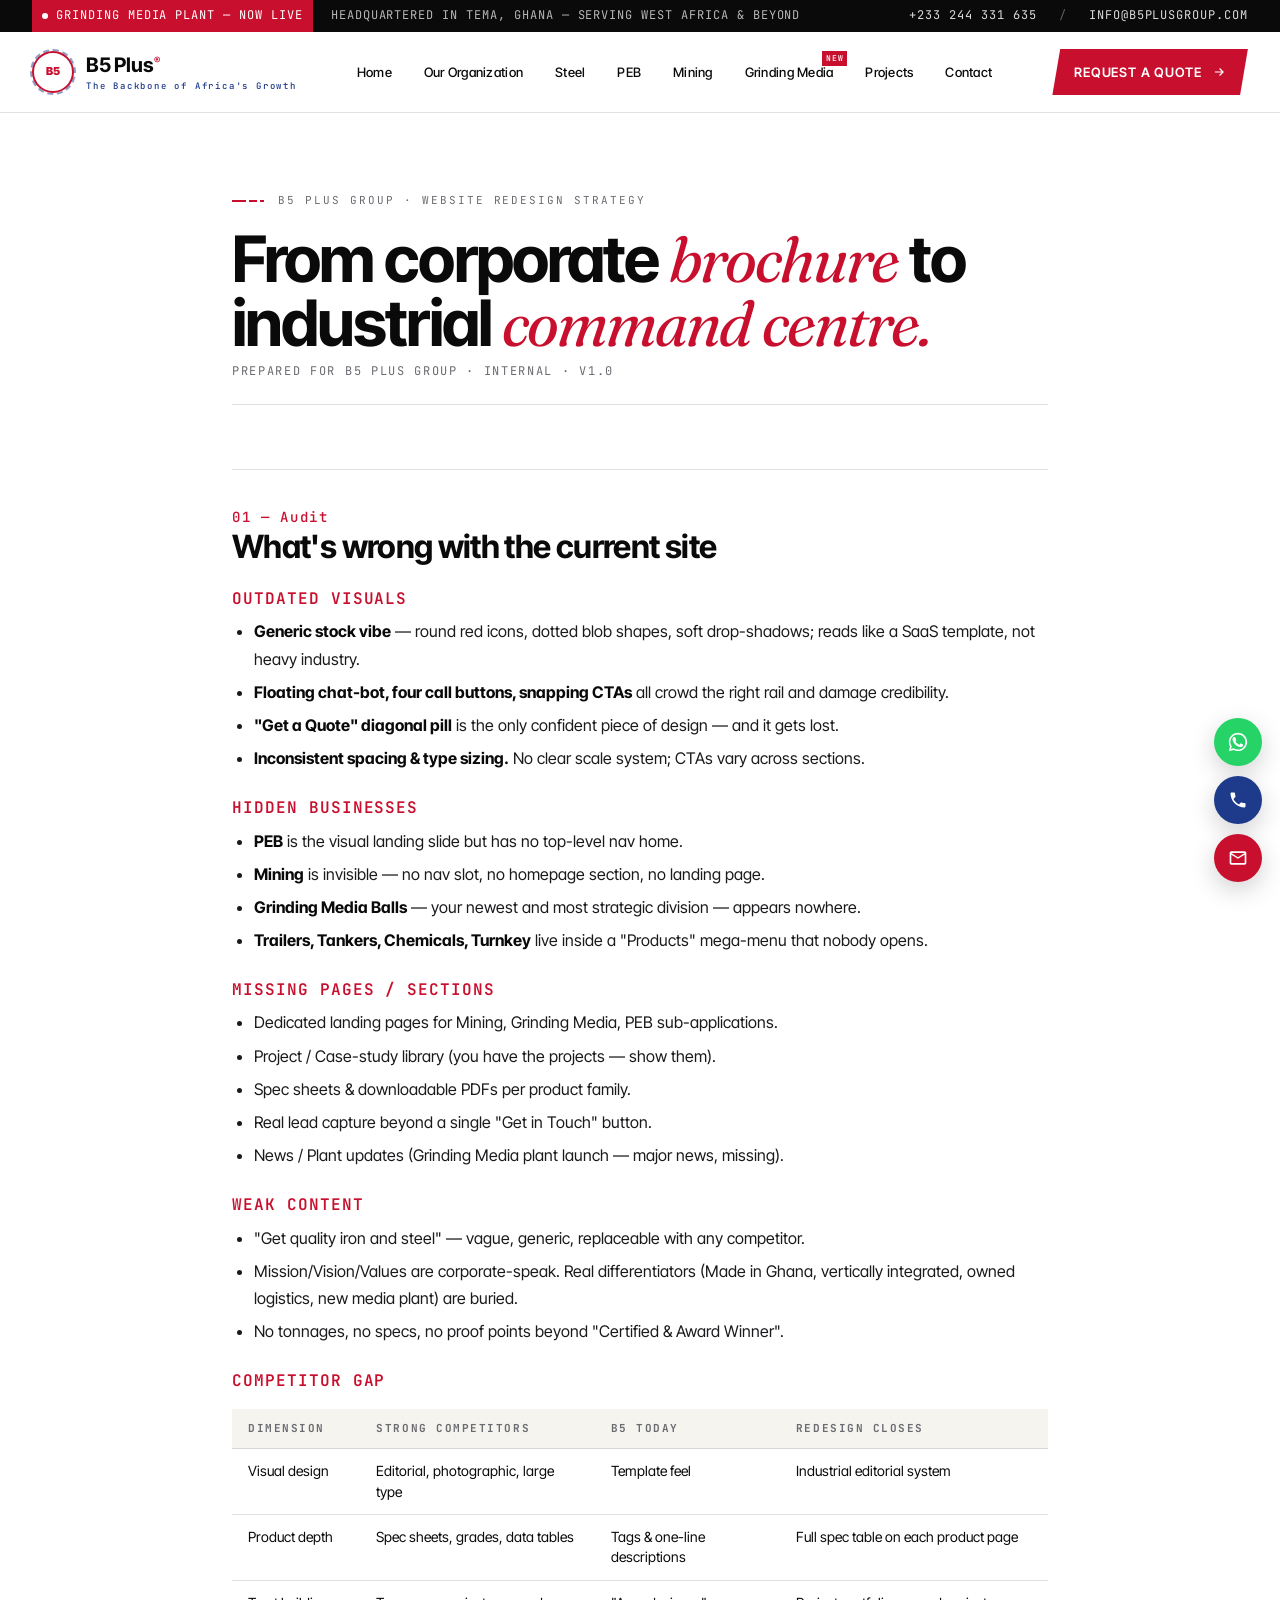
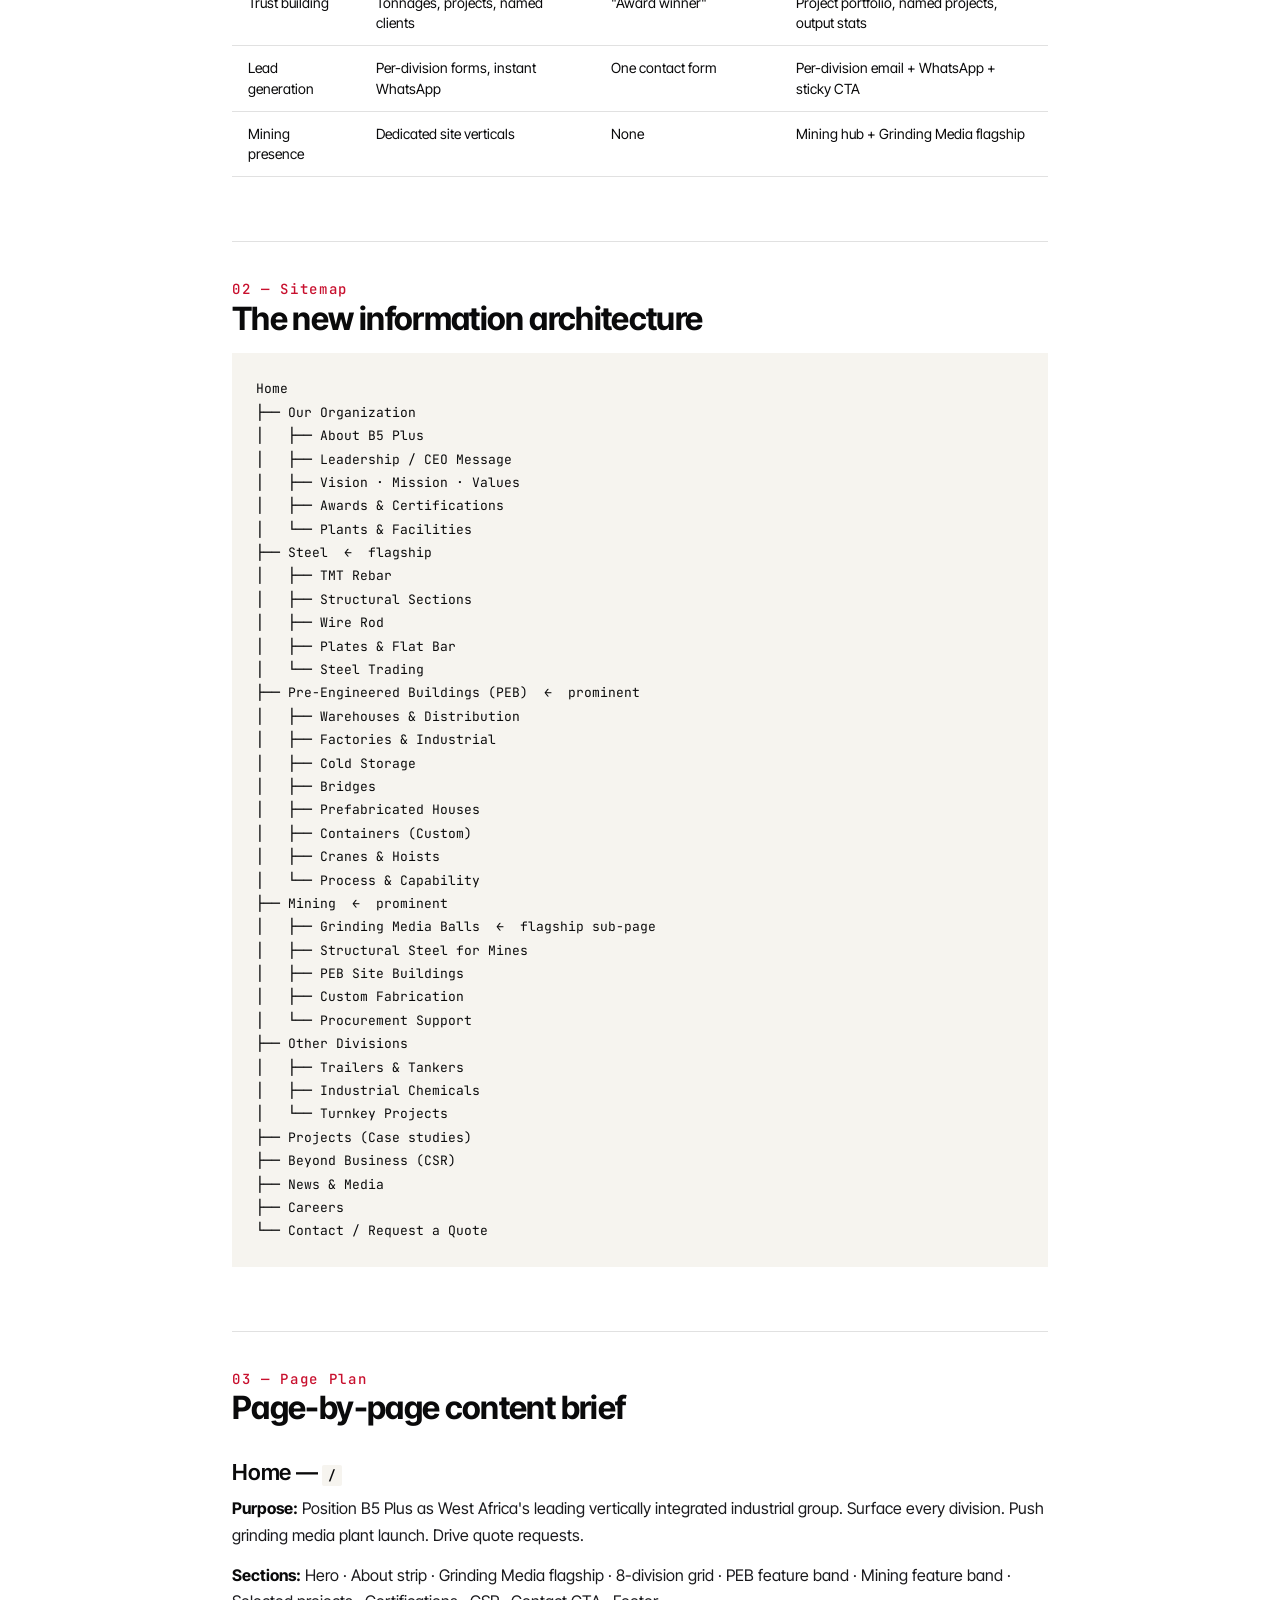
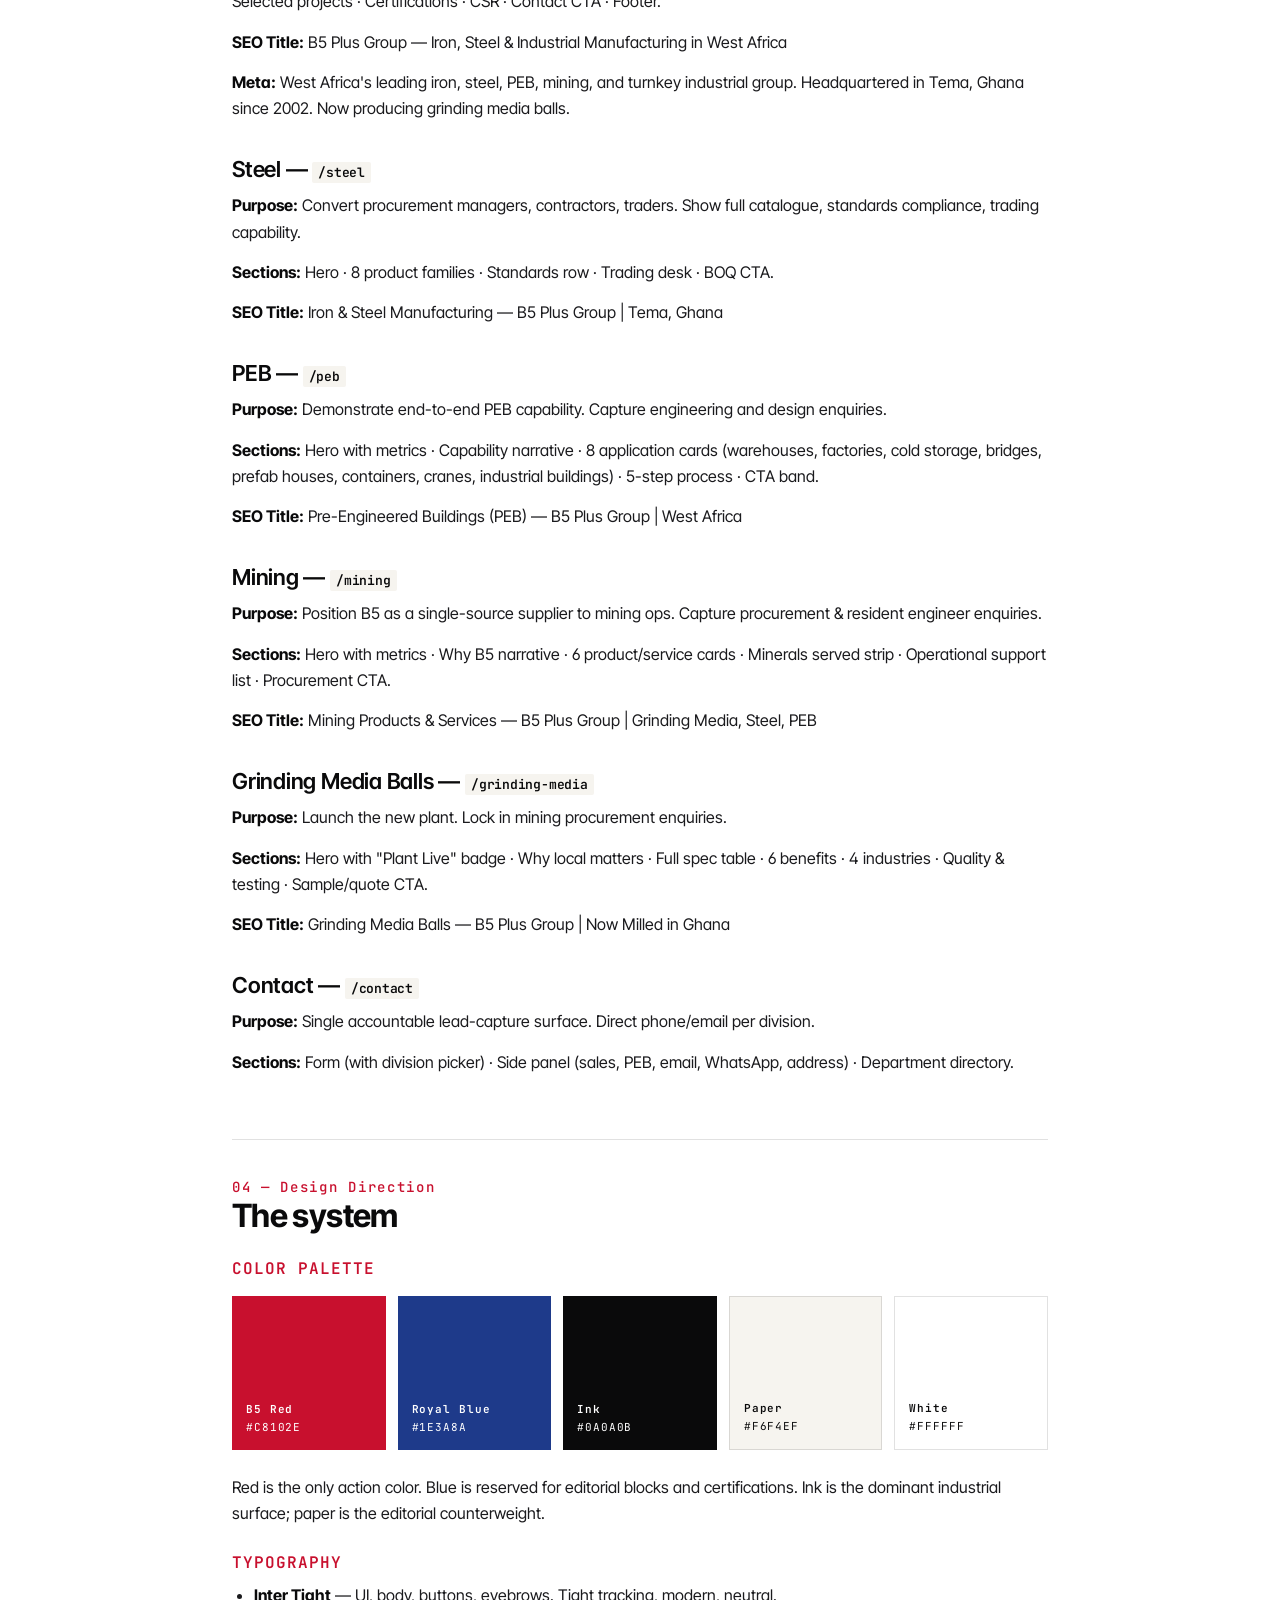
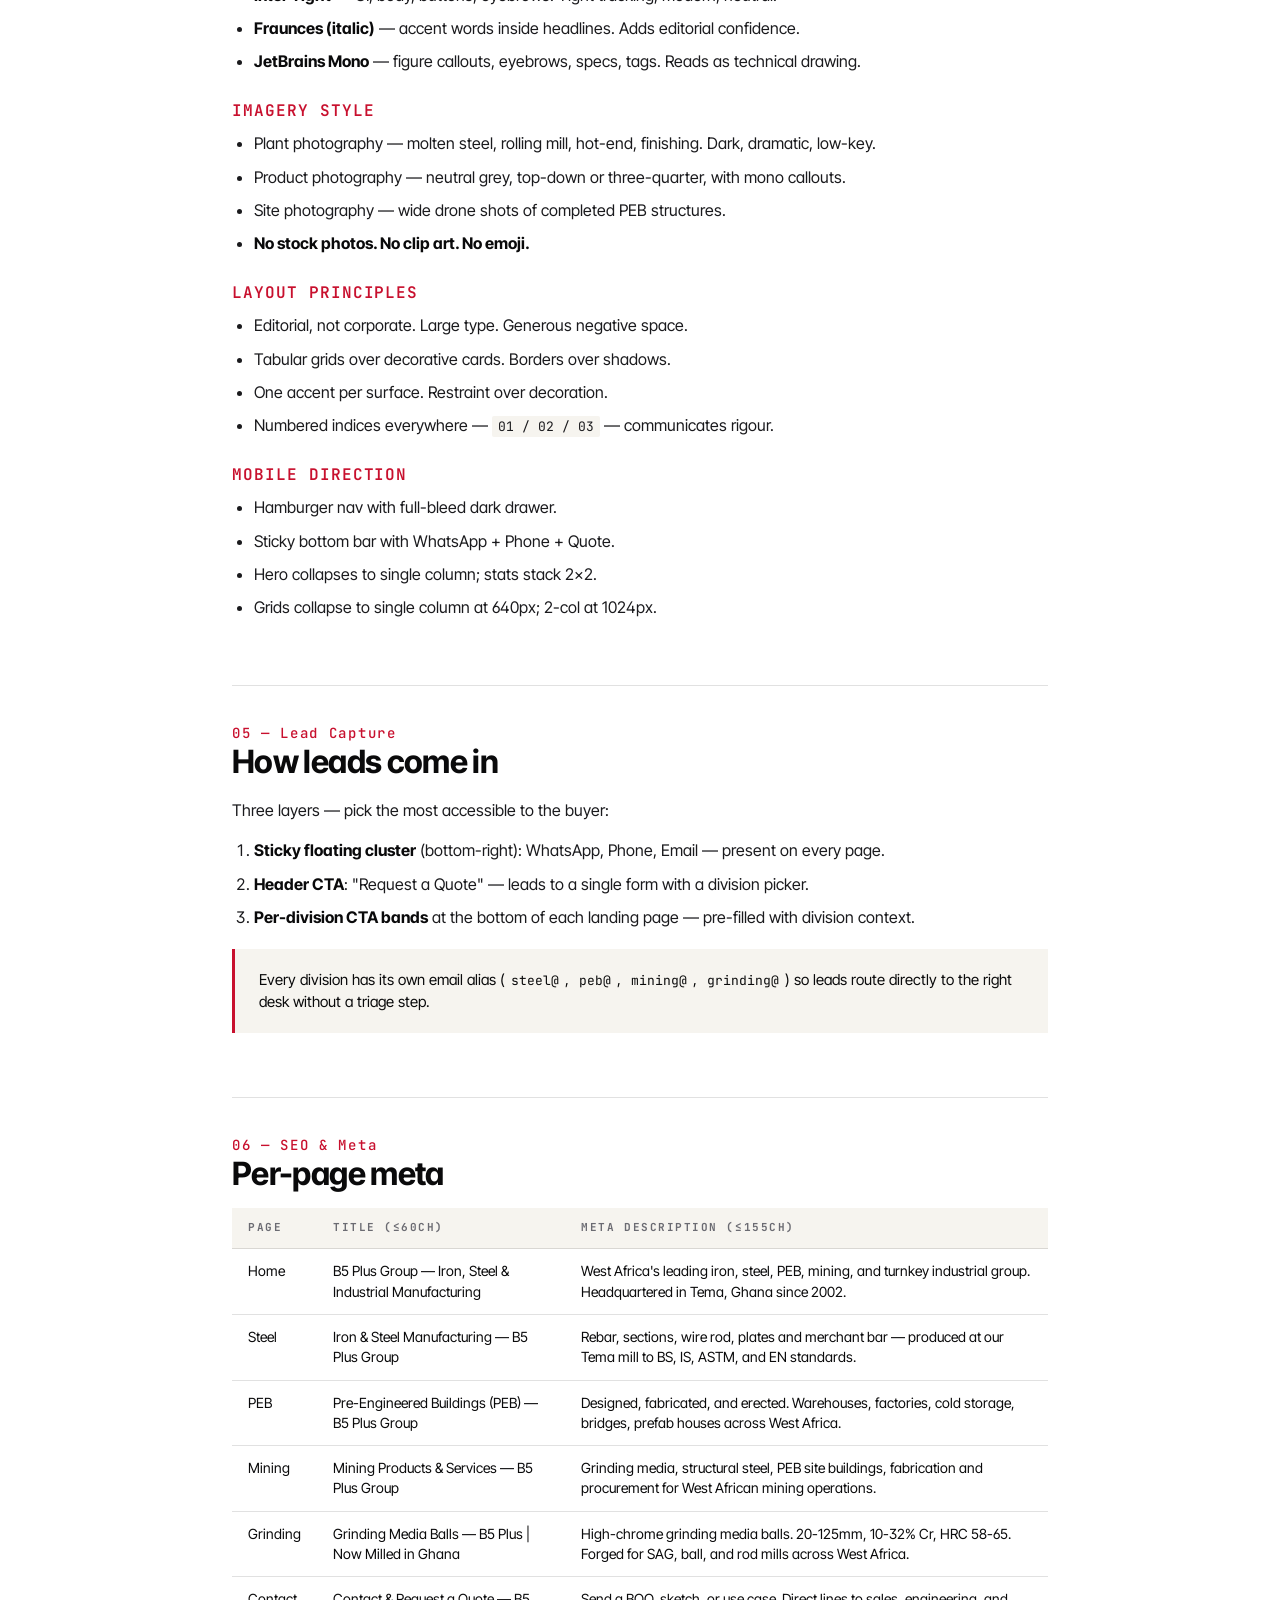
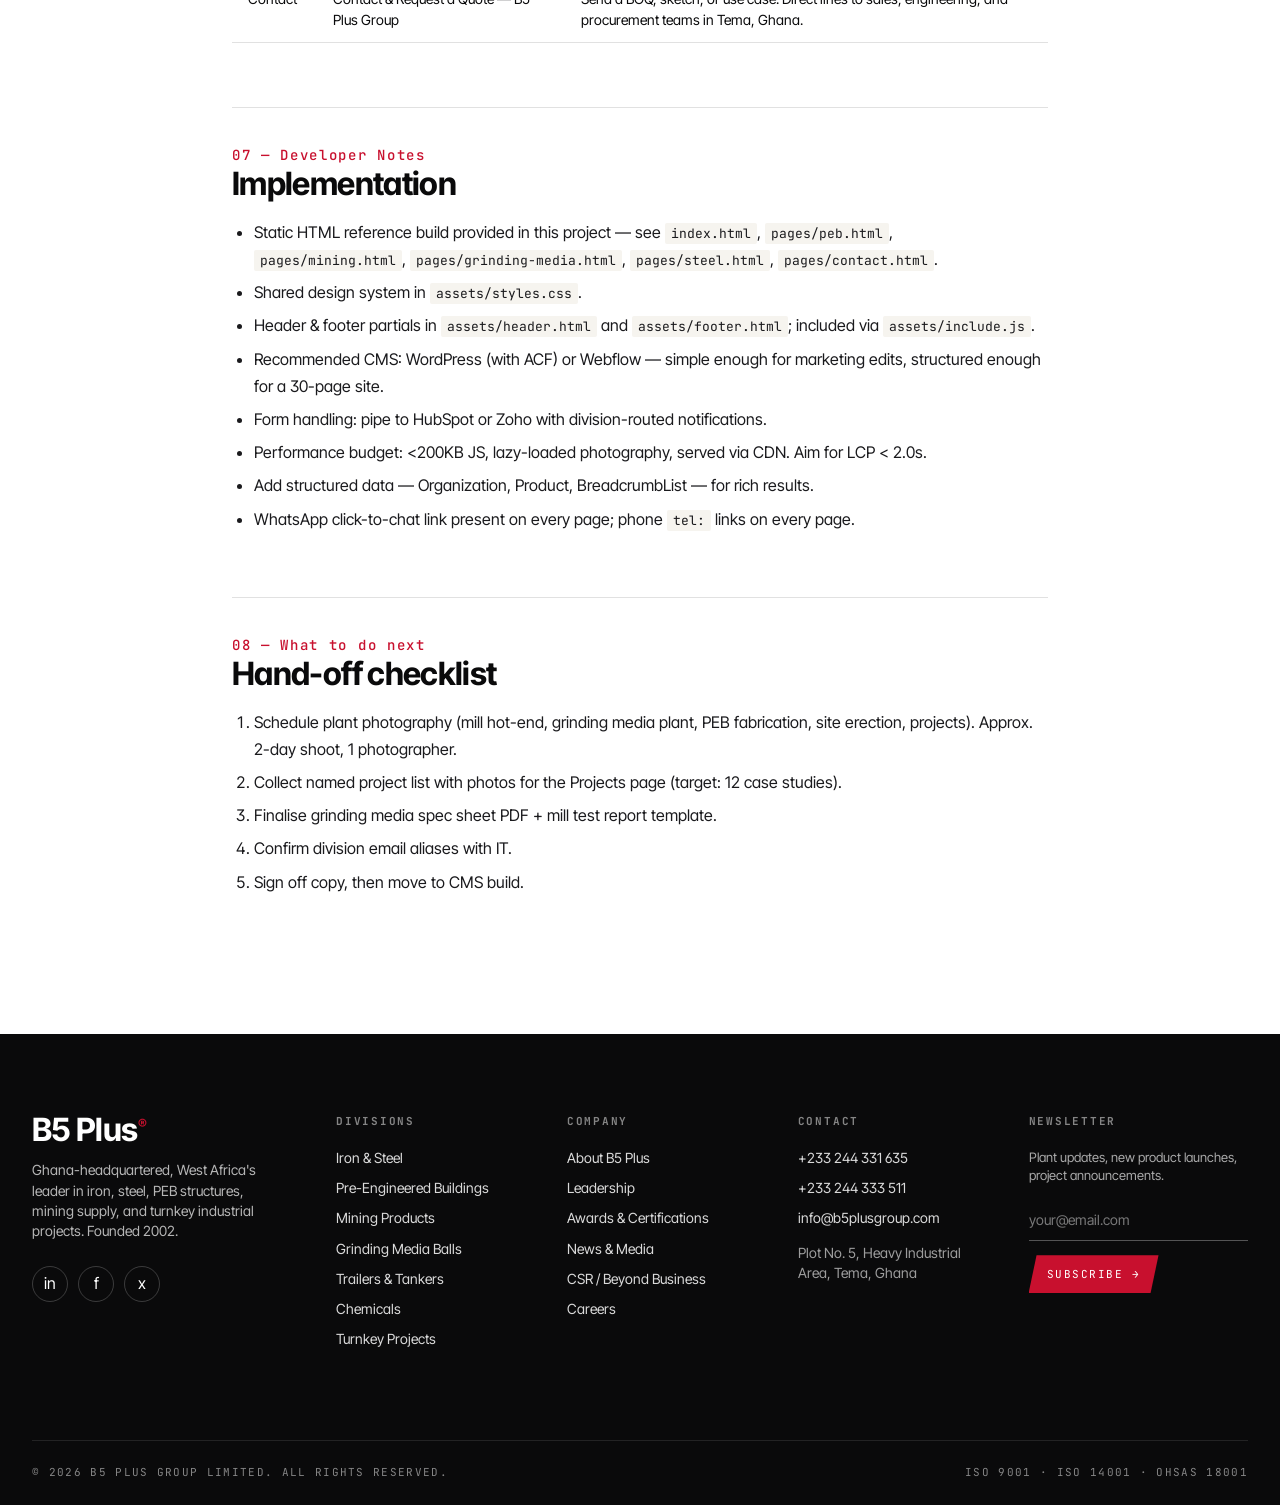
<file: strategy.html>
<!DOCTYPE html>
<html lang="en">
<head>
<meta charset="UTF-8">
<title>B5 Plus Group — Website Redesign Strategy</title>
<meta name="viewport" content="width=device-width,initial-scale=1">
<link href="https://fonts.googleapis.com/css2?family=Inter+Tight:wght@400;500;600;700;800&family=JetBrains+Mono:wght@400;500&family=Fraunces:opsz,wght@9..144,400;9..144,600&display=swap" rel="stylesheet">
<link rel="stylesheet" href="assets/styles.css">
<style data-screen-label="Strategy">
body{background:#fff}
.doc{max-width:880px;margin:0 auto;padding:80px 32px 120px}
.doc h1{font-size:64px;letter-spacing:-0.03em;line-height:1;margin-bottom:8px}
.doc h1 em{font-family:var(--serif);font-style:italic;color:var(--b5-red);font-weight:400}
.doc .meta{font-family:var(--mono);font-size:12px;letter-spacing:0.14em;text-transform:uppercase;color:var(--muted);margin-bottom:48px;padding-bottom:24px;border-bottom:1px solid var(--line)}
.doc h2{font-size:32px;letter-spacing:-0.02em;margin:64px 0 18px;padding-top:40px;border-top:1px solid var(--line)}
.doc h2 .n{font-family:var(--mono);font-size:14px;color:var(--b5-red);letter-spacing:0.12em;display:block;margin-bottom:6px;font-weight:500}
.doc h3{font-size:22px;font-weight:600;margin:36px 0 12px;letter-spacing:-0.01em}
.doc h4{font-size:16px;font-weight:600;margin:24px 0 8px;font-family:var(--mono);letter-spacing:0.06em;text-transform:uppercase;color:var(--b5-red)}
.doc p{font-size:16px;line-height:1.65;color:var(--ink-2);margin:0 0 14px}
.doc ul,.doc ol{font-size:16px;line-height:1.7;color:var(--ink-2);padding-left:22px;margin:0 0 18px}
.doc ul li,.doc ol li{margin-bottom:6px}
.doc strong{color:var(--ink)}
.doc table{width:100%;border-collapse:collapse;font-size:14px;margin:16px 0 24px}
.doc table th,.doc table td{padding:12px 16px;text-align:left;border-bottom:1px solid var(--line);vertical-align:top}
.doc table th{font-family:var(--mono);font-size:11px;letter-spacing:0.14em;text-transform:uppercase;color:var(--muted);background:var(--paper)}
.doc .box{background:var(--paper);border-left:3px solid var(--b5-red);padding:20px 24px;margin:18px 0;font-size:15px}
.doc code{font-family:var(--mono);background:var(--paper);padding:2px 6px;font-size:13px;border-radius:2px}
.doc .palette{display:grid;grid-template-columns:repeat(5,1fr);gap:12px;margin:16px 0 24px}
.doc .swatch{aspect-ratio:1;display:flex;flex-direction:column;justify-content:flex-end;padding:14px;font-family:var(--mono);font-size:11px;letter-spacing:0.08em}
.doc .swatch .name{font-weight:600;display:block;margin-bottom:2px}
.doc .nav{position:sticky;top:80px;float:right;width:200px;margin:-200px 0 0 60px;font-family:var(--mono);font-size:11px;letter-spacing:0.12em;text-transform:uppercase;color:var(--muted);line-height:2}
.doc .nav a:hover{color:var(--b5-red)}
.doc hr{border:0;border-top:1px solid var(--line);margin:48px 0}
@media(max-width:1100px){.doc .nav{display:none}.doc{padding-top:48px}}
</style>
</head>
<body>
<div id="b5-header"></div>

<div class="doc">
  <div class="eyebrow"><span class="bars"><i></i><i></i><i></i></span> B5 Plus Group · Website Redesign Strategy</div>
  <h1>From corporate <em>brochure</em> to industrial <em>command centre.</em></h1>
  <div class="meta">Prepared for B5 Plus Group · Internal · v1.0</div>

  <h2><span class="n">01 — Audit</span>What's wrong with the current site</h2>

  <h4>Outdated visuals</h4>
  <ul>
    <li><strong>Generic stock vibe</strong> — round red icons, dotted blob shapes, soft drop-shadows; reads like a SaaS template, not heavy industry.</li>
    <li><strong>Floating chat-bot, four call buttons, snapping CTAs</strong> all crowd the right rail and damage credibility.</li>
    <li><strong>"Get a Quote" diagonal pill</strong> is the only confident piece of design — and it gets lost.</li>
    <li><strong>Inconsistent spacing &amp; type sizing.</strong> No clear scale system; CTAs vary across sections.</li>
  </ul>

  <h4>Hidden businesses</h4>
  <ul>
    <li><strong>PEB</strong> is the visual landing slide but has no top-level nav home.</li>
    <li><strong>Mining</strong> is invisible — no nav slot, no homepage section, no landing page.</li>
    <li><strong>Grinding Media Balls</strong> — your newest and most strategic division — appears nowhere.</li>
    <li><strong>Trailers, Tankers, Chemicals, Turnkey</strong> live inside a "Products" mega-menu that nobody opens.</li>
  </ul>

  <h4>Missing pages / sections</h4>
  <ul>
    <li>Dedicated landing pages for Mining, Grinding Media, PEB sub-applications.</li>
    <li>Project / Case-study library (you have the projects — show them).</li>
    <li>Spec sheets &amp; downloadable PDFs per product family.</li>
    <li>Real lead capture beyond a single "Get in Touch" button.</li>
    <li>News / Plant updates (Grinding Media plant launch — major news, missing).</li>
  </ul>

  <h4>Weak content</h4>
  <ul>
    <li>"Get quality iron and steel" — vague, generic, replaceable with any competitor.</li>
    <li>Mission/Vision/Values are corporate-speak. Real differentiators (Made in Ghana, vertically integrated, owned logistics, new media plant) are buried.</li>
    <li>No tonnages, no specs, no proof points beyond "Certified &amp; Award Winner".</li>
  </ul>

  <h4>Competitor gap</h4>
  <table>
    <thead><tr><th>Dimension</th><th>Strong competitors</th><th>B5 today</th><th>Redesign closes</th></tr></thead>
    <tbody>
      <tr><td>Visual design</td><td>Editorial, photographic, large type</td><td>Template feel</td><td>Industrial editorial system</td></tr>
      <tr><td>Product depth</td><td>Spec sheets, grades, data tables</td><td>Tags &amp; one-line descriptions</td><td>Full spec table on each product page</td></tr>
      <tr><td>Trust building</td><td>Tonnages, projects, named clients</td><td>"Award winner"</td><td>Project portfolio, named projects, output stats</td></tr>
      <tr><td>Lead generation</td><td>Per-division forms, instant WhatsApp</td><td>One contact form</td><td>Per-division email + WhatsApp + sticky CTA</td></tr>
      <tr><td>Mining presence</td><td>Dedicated site verticals</td><td>None</td><td>Mining hub + Grinding Media flagship</td></tr>
    </tbody>
  </table>

  <h2><span class="n">02 — Sitemap</span>The new information architecture</h2>
<pre style="font-family:var(--mono);font-size:13px;background:var(--paper);padding:24px;line-height:1.8;overflow:auto">
Home
├── Our Organization
│   ├── About B5 Plus
│   ├── Leadership / CEO Message
│   ├── Vision · Mission · Values
│   ├── Awards &amp; Certifications
│   └── Plants &amp; Facilities
├── Steel  ←  flagship
│   ├── TMT Rebar
│   ├── Structural Sections
│   ├── Wire Rod
│   ├── Plates &amp; Flat Bar
│   └── Steel Trading
├── Pre-Engineered Buildings (PEB)  ←  prominent
│   ├── Warehouses &amp; Distribution
│   ├── Factories &amp; Industrial
│   ├── Cold Storage
│   ├── Bridges
│   ├── Prefabricated Houses
│   ├── Containers (Custom)
│   ├── Cranes &amp; Hoists
│   └── Process &amp; Capability
├── Mining  ←  prominent
│   ├── Grinding Media Balls  ←  flagship sub-page
│   ├── Structural Steel for Mines
│   ├── PEB Site Buildings
│   ├── Custom Fabrication
│   └── Procurement Support
├── Other Divisions
│   ├── Trailers &amp; Tankers
│   ├── Industrial Chemicals
│   └── Turnkey Projects
├── Projects (Case studies)
├── Beyond Business (CSR)
├── News &amp; Media
├── Careers
└── Contact / Request a Quote
</pre>

  <h2><span class="n">03 — Page Plan</span>Page-by-page content brief</h2>

  <h3>Home — <code>/</code></h3>
  <p><strong>Purpose:</strong> Position B5 Plus as West Africa's leading vertically integrated industrial group. Surface every division. Push grinding media plant launch. Drive quote requests.</p>
  <p><strong>Sections:</strong> Hero · About strip · Grinding Media flagship · 8-division grid · PEB feature band · Mining feature band · Selected projects · Certifications · CSR · Contact CTA · Footer.</p>
  <p><strong>SEO Title:</strong> B5 Plus Group — Iron, Steel &amp; Industrial Manufacturing in West Africa</p>
  <p><strong>Meta:</strong> West Africa's leading iron, steel, PEB, mining, and turnkey industrial group. Headquartered in Tema, Ghana since 2002. Now producing grinding media balls.</p>

  <h3>Steel — <code>/steel</code></h3>
  <p><strong>Purpose:</strong> Convert procurement managers, contractors, traders. Show full catalogue, standards compliance, trading capability.</p>
  <p><strong>Sections:</strong> Hero · 8 product families · Standards row · Trading desk · BOQ CTA.</p>
  <p><strong>SEO Title:</strong> Iron &amp; Steel Manufacturing — B5 Plus Group | Tema, Ghana</p>

  <h3>PEB — <code>/peb</code></h3>
  <p><strong>Purpose:</strong> Demonstrate end-to-end PEB capability. Capture engineering and design enquiries.</p>
  <p><strong>Sections:</strong> Hero with metrics · Capability narrative · 8 application cards (warehouses, factories, cold storage, bridges, prefab houses, containers, cranes, industrial buildings) · 5-step process · CTA band.</p>
  <p><strong>SEO Title:</strong> Pre-Engineered Buildings (PEB) — B5 Plus Group | West Africa</p>

  <h3>Mining — <code>/mining</code></h3>
  <p><strong>Purpose:</strong> Position B5 as a single-source supplier to mining ops. Capture procurement &amp; resident engineer enquiries.</p>
  <p><strong>Sections:</strong> Hero with metrics · Why B5 narrative · 6 product/service cards · Minerals served strip · Operational support list · Procurement CTA.</p>
  <p><strong>SEO Title:</strong> Mining Products &amp; Services — B5 Plus Group | Grinding Media, Steel, PEB</p>

  <h3>Grinding Media Balls — <code>/grinding-media</code></h3>
  <p><strong>Purpose:</strong> Launch the new plant. Lock in mining procurement enquiries.</p>
  <p><strong>Sections:</strong> Hero with "Plant Live" badge · Why local matters · Full spec table · 6 benefits · 4 industries · Quality &amp; testing · Sample/quote CTA.</p>
  <p><strong>SEO Title:</strong> Grinding Media Balls — B5 Plus Group | Now Milled in Ghana</p>

  <h3>Contact — <code>/contact</code></h3>
  <p><strong>Purpose:</strong> Single accountable lead-capture surface. Direct phone/email per division.</p>
  <p><strong>Sections:</strong> Form (with division picker) · Side panel (sales, PEB, email, WhatsApp, address) · Department directory.</p>

  <h2><span class="n">04 — Design Direction</span>The system</h2>

  <h4>Color palette</h4>
  <div class="palette">
    <div class="swatch" style="background:#C8102E;color:#fff"><span class="name">B5 Red</span>#C8102E</div>
    <div class="swatch" style="background:#1E3A8A;color:#fff"><span class="name">Royal Blue</span>#1E3A8A</div>
    <div class="swatch" style="background:#0A0A0B;color:#fff"><span class="name">Ink</span>#0A0A0B</div>
    <div class="swatch" style="background:#F6F4EF;color:#0a0a0b;border:1px solid var(--line)"><span class="name">Paper</span>#F6F4EF</div>
    <div class="swatch" style="background:#fff;color:#0a0a0b;border:1px solid var(--line)"><span class="name">White</span>#FFFFFF</div>
  </div>
  <p>Red is the only action color. Blue is reserved for editorial blocks and certifications. Ink is the dominant industrial surface; paper is the editorial counterweight.</p>

  <h4>Typography</h4>
  <ul>
    <li><strong>Inter Tight</strong> — UI, body, buttons, eyebrows. Tight tracking, modern, neutral.</li>
    <li><strong>Fraunces (italic)</strong> — accent words inside headlines. Adds editorial confidence.</li>
    <li><strong>JetBrains Mono</strong> — figure callouts, eyebrows, specs, tags. Reads as technical drawing.</li>
  </ul>

  <h4>Imagery style</h4>
  <ul>
    <li>Plant photography — molten steel, rolling mill, hot-end, finishing. Dark, dramatic, low-key.</li>
    <li>Product photography — neutral grey, top-down or three-quarter, with mono callouts.</li>
    <li>Site photography — wide drone shots of completed PEB structures.</li>
    <li><strong>No stock photos. No clip art. No emoji.</strong></li>
  </ul>

  <h4>Layout principles</h4>
  <ul>
    <li>Editorial, not corporate. Large type. Generous negative space.</li>
    <li>Tabular grids over decorative cards. Borders over shadows.</li>
    <li>One accent per surface. Restraint over decoration.</li>
    <li>Numbered indices everywhere — <code>01 / 02 / 03</code> — communicates rigour.</li>
  </ul>

  <h4>Mobile direction</h4>
  <ul>
    <li>Hamburger nav with full-bleed dark drawer.</li>
    <li>Sticky bottom bar with WhatsApp + Phone + Quote.</li>
    <li>Hero collapses to single column; stats stack 2x2.</li>
    <li>Grids collapse to single column at 640px; 2-col at 1024px.</li>
  </ul>

  <h2><span class="n">05 — Lead Capture</span>How leads come in</h2>
  <p>Three layers — pick the most accessible to the buyer:</p>
  <ol>
    <li><strong>Sticky floating cluster</strong> (bottom-right): WhatsApp, Phone, Email — present on every page.</li>
    <li><strong>Header CTA</strong>: "Request a Quote" — leads to a single form with a division picker.</li>
    <li><strong>Per-division CTA bands</strong> at the bottom of each landing page — pre-filled with division context.</li>
  </ol>
  <div class="box">Every division has its own email alias (<code>steel@</code>, <code>peb@</code>, <code>mining@</code>, <code>grinding@</code>) so leads route directly to the right desk without a triage step.</div>

  <h2><span class="n">06 — SEO &amp; Meta</span>Per-page meta</h2>
  <table>
    <thead><tr><th>Page</th><th>Title (≤60ch)</th><th>Meta description (≤155ch)</th></tr></thead>
    <tbody>
      <tr><td>Home</td><td>B5 Plus Group — Iron, Steel &amp; Industrial Manufacturing</td><td>West Africa's leading iron, steel, PEB, mining, and turnkey industrial group. Headquartered in Tema, Ghana since 2002.</td></tr>
      <tr><td>Steel</td><td>Iron &amp; Steel Manufacturing — B5 Plus Group</td><td>Rebar, sections, wire rod, plates and merchant bar — produced at our Tema mill to BS, IS, ASTM, and EN standards.</td></tr>
      <tr><td>PEB</td><td>Pre-Engineered Buildings (PEB) — B5 Plus Group</td><td>Designed, fabricated, and erected. Warehouses, factories, cold storage, bridges, prefab houses across West Africa.</td></tr>
      <tr><td>Mining</td><td>Mining Products &amp; Services — B5 Plus Group</td><td>Grinding media, structural steel, PEB site buildings, fabrication and procurement for West African mining operations.</td></tr>
      <tr><td>Grinding</td><td>Grinding Media Balls — B5 Plus | Now Milled in Ghana</td><td>High-chrome grinding media balls. 20-125mm, 10-32% Cr, HRC 58-65. Forged for SAG, ball, and rod mills across West Africa.</td></tr>
      <tr><td>Contact</td><td>Contact &amp; Request a Quote — B5 Plus Group</td><td>Send a BOQ, sketch, or use case. Direct lines to sales, engineering, and procurement teams in Tema, Ghana.</td></tr>
    </tbody>
  </table>

  <h2><span class="n">07 — Developer Notes</span>Implementation</h2>
  <ul>
    <li>Static HTML reference build provided in this project — see <code>index.html</code>, <code>pages/peb.html</code>, <code>pages/mining.html</code>, <code>pages/grinding-media.html</code>, <code>pages/steel.html</code>, <code>pages/contact.html</code>.</li>
    <li>Shared design system in <code>assets/styles.css</code>.</li>
    <li>Header &amp; footer partials in <code>assets/header.html</code> and <code>assets/footer.html</code>; included via <code>assets/include.js</code>.</li>
    <li>Recommended CMS: WordPress (with ACF) or Webflow — simple enough for marketing edits, structured enough for a 30-page site.</li>
    <li>Form handling: pipe to HubSpot or Zoho with division-routed notifications.</li>
    <li>Performance budget: &lt;200KB JS, lazy-loaded photography, served via CDN. Aim for LCP &lt; 2.0s.</li>
    <li>Add structured data — Organization, Product, BreadcrumbList — for rich results.</li>
    <li>WhatsApp click-to-chat link present on every page; phone <code>tel:</code> links on every page.</li>
  </ul>

  <h2><span class="n">08 — What to do next</span>Hand-off checklist</h2>
  <ol>
    <li>Schedule plant photography (mill hot-end, grinding media plant, PEB fabrication, site erection, projects). Approx. 2-day shoot, 1 photographer.</li>
    <li>Collect named project list with photos for the Projects page (target: 12 case studies).</li>
    <li>Finalise grinding media spec sheet PDF + mill test report template.</li>
    <li>Confirm division email aliases with IT.</li>
    <li>Sign off copy, then move to CMS build.</li>
  </ol>
</div>

<div id="b5-footer"></div>
<script src="assets/include.js"></script>
<script>b5Include('#b5-header','#b5-footer','');</script>
</body>
</html>
</file>
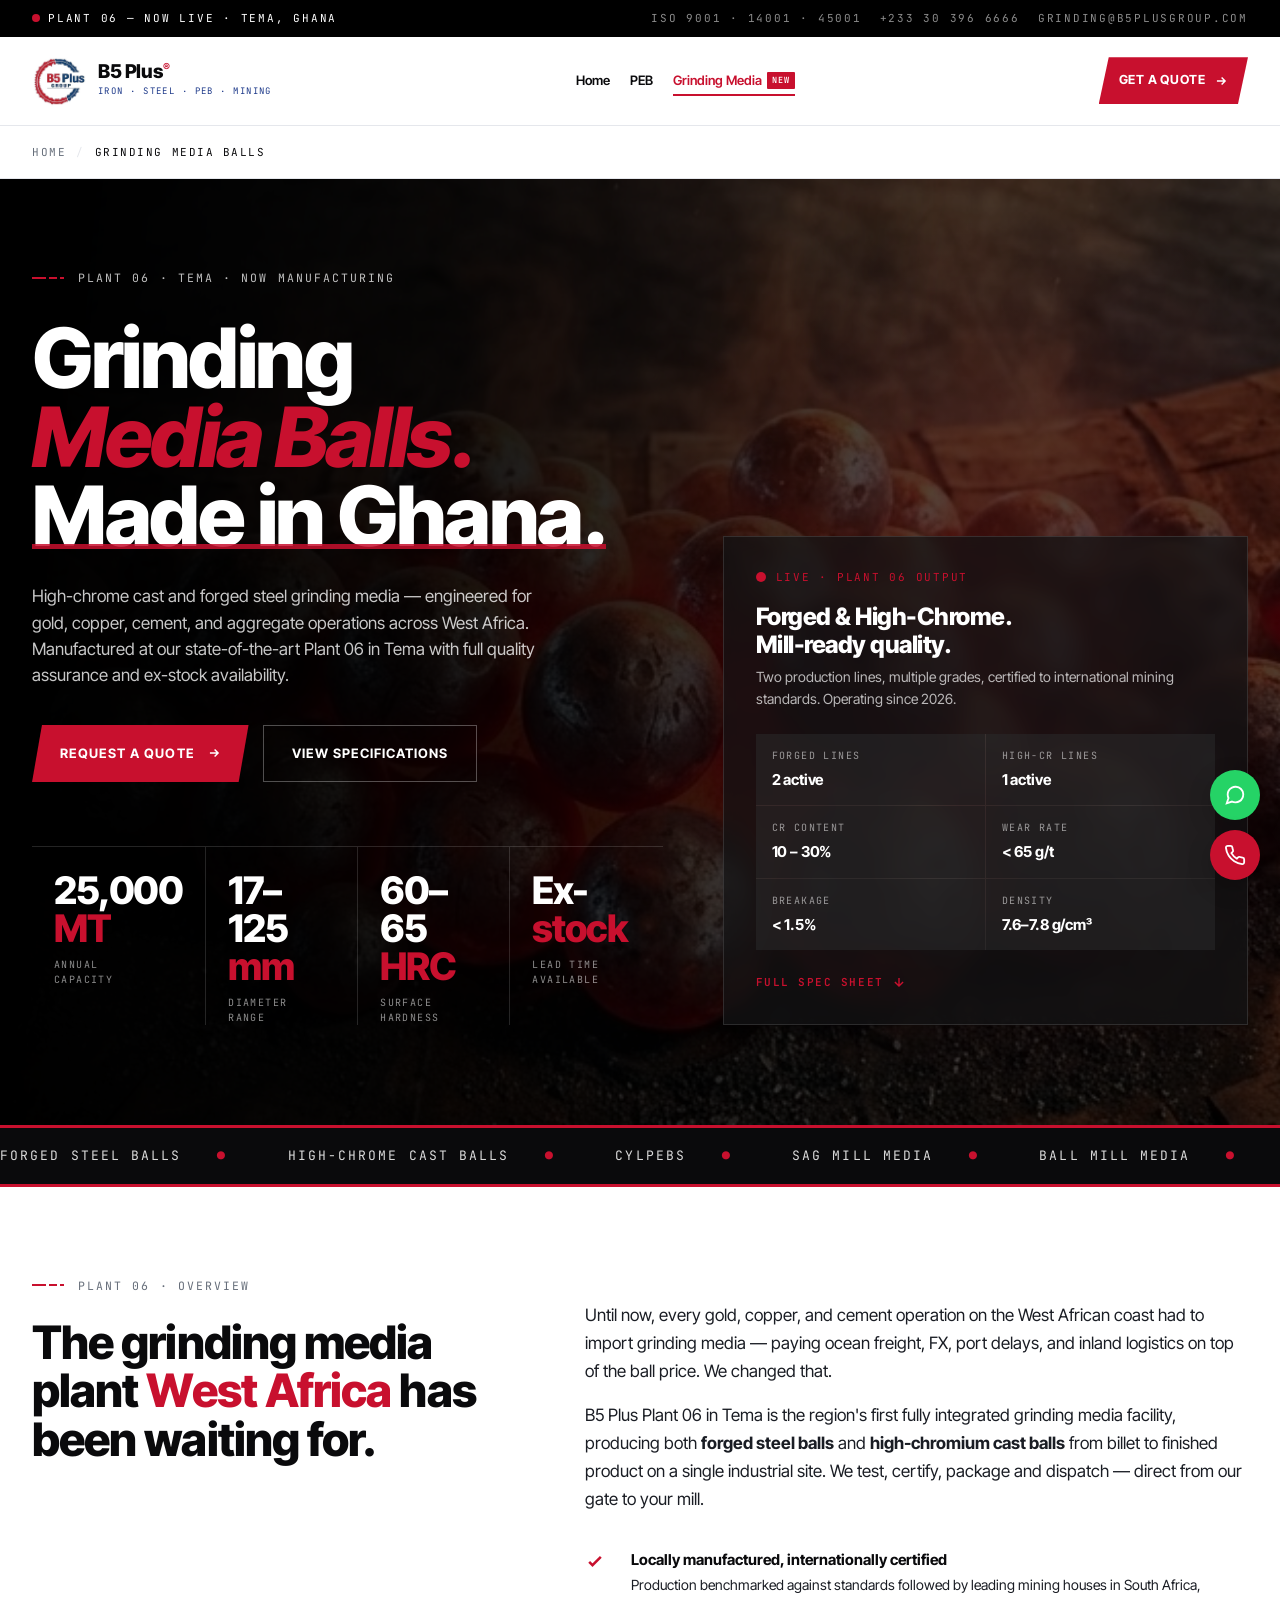
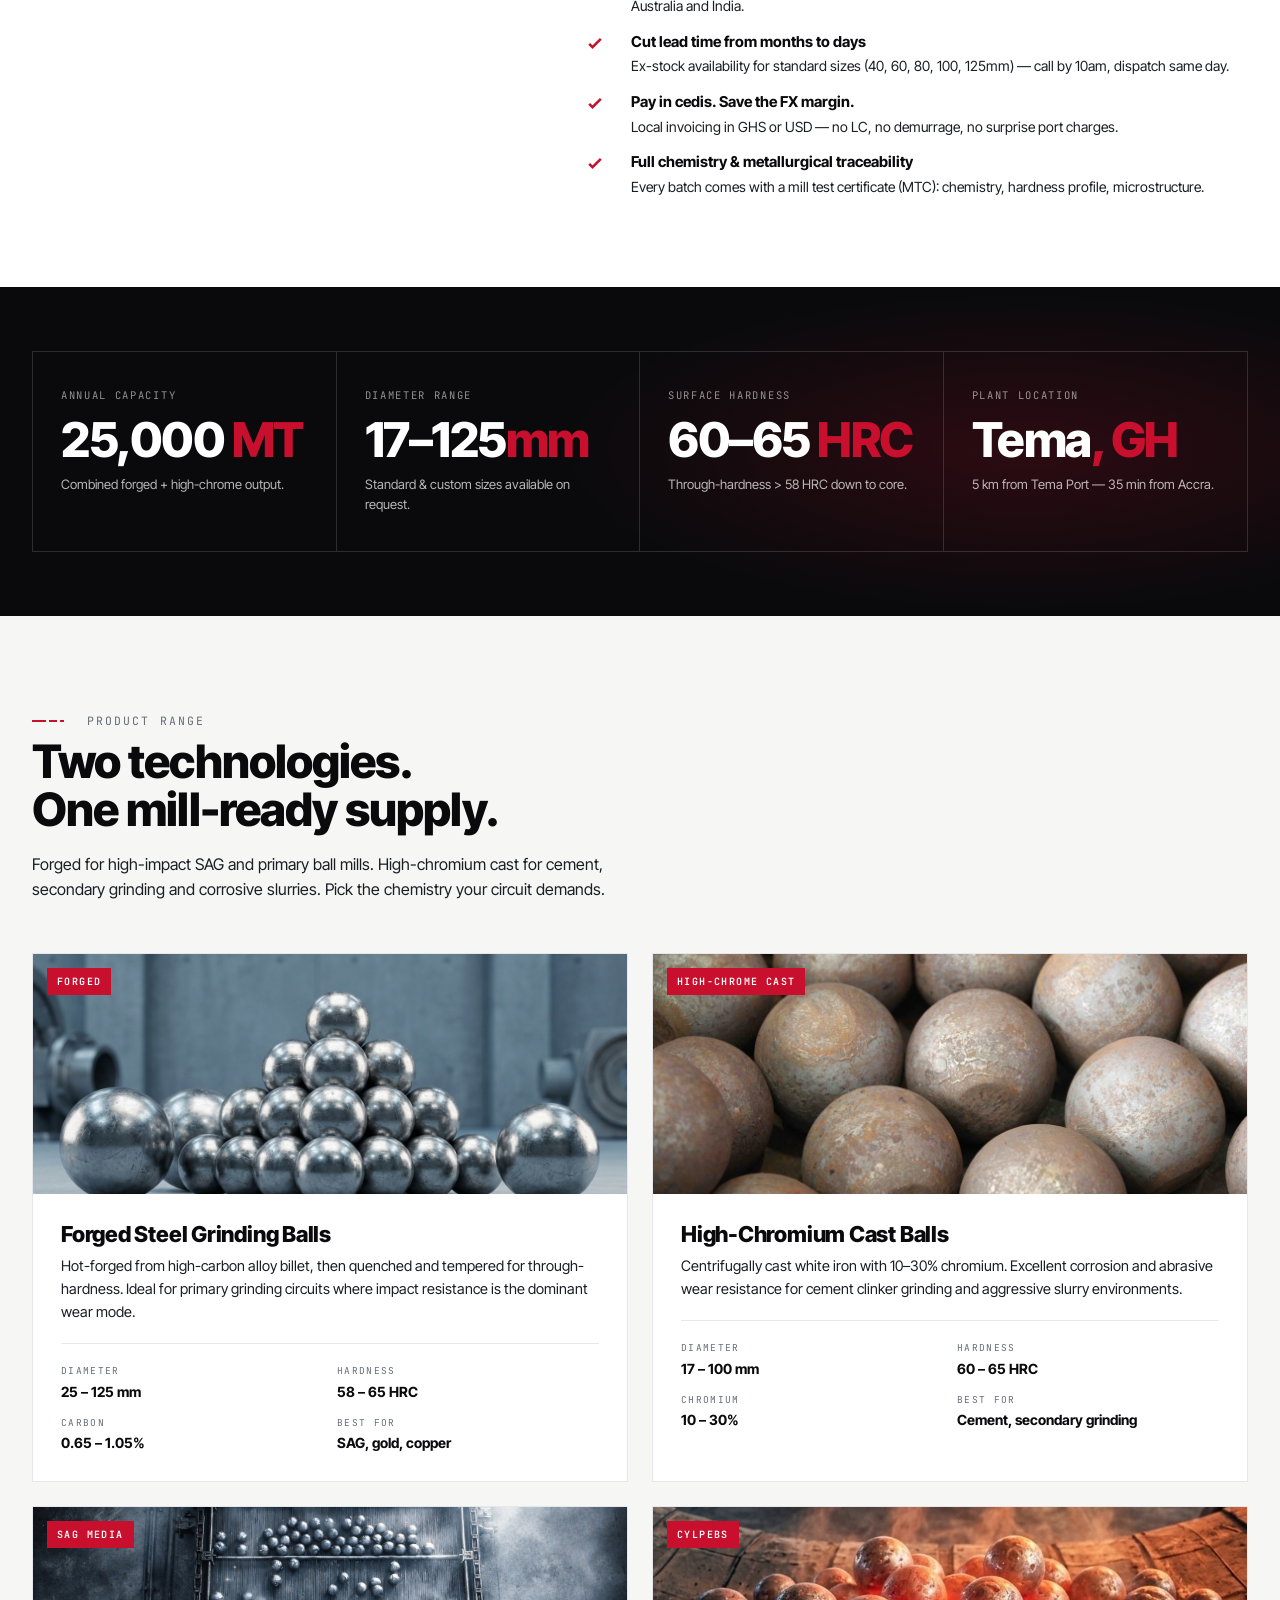
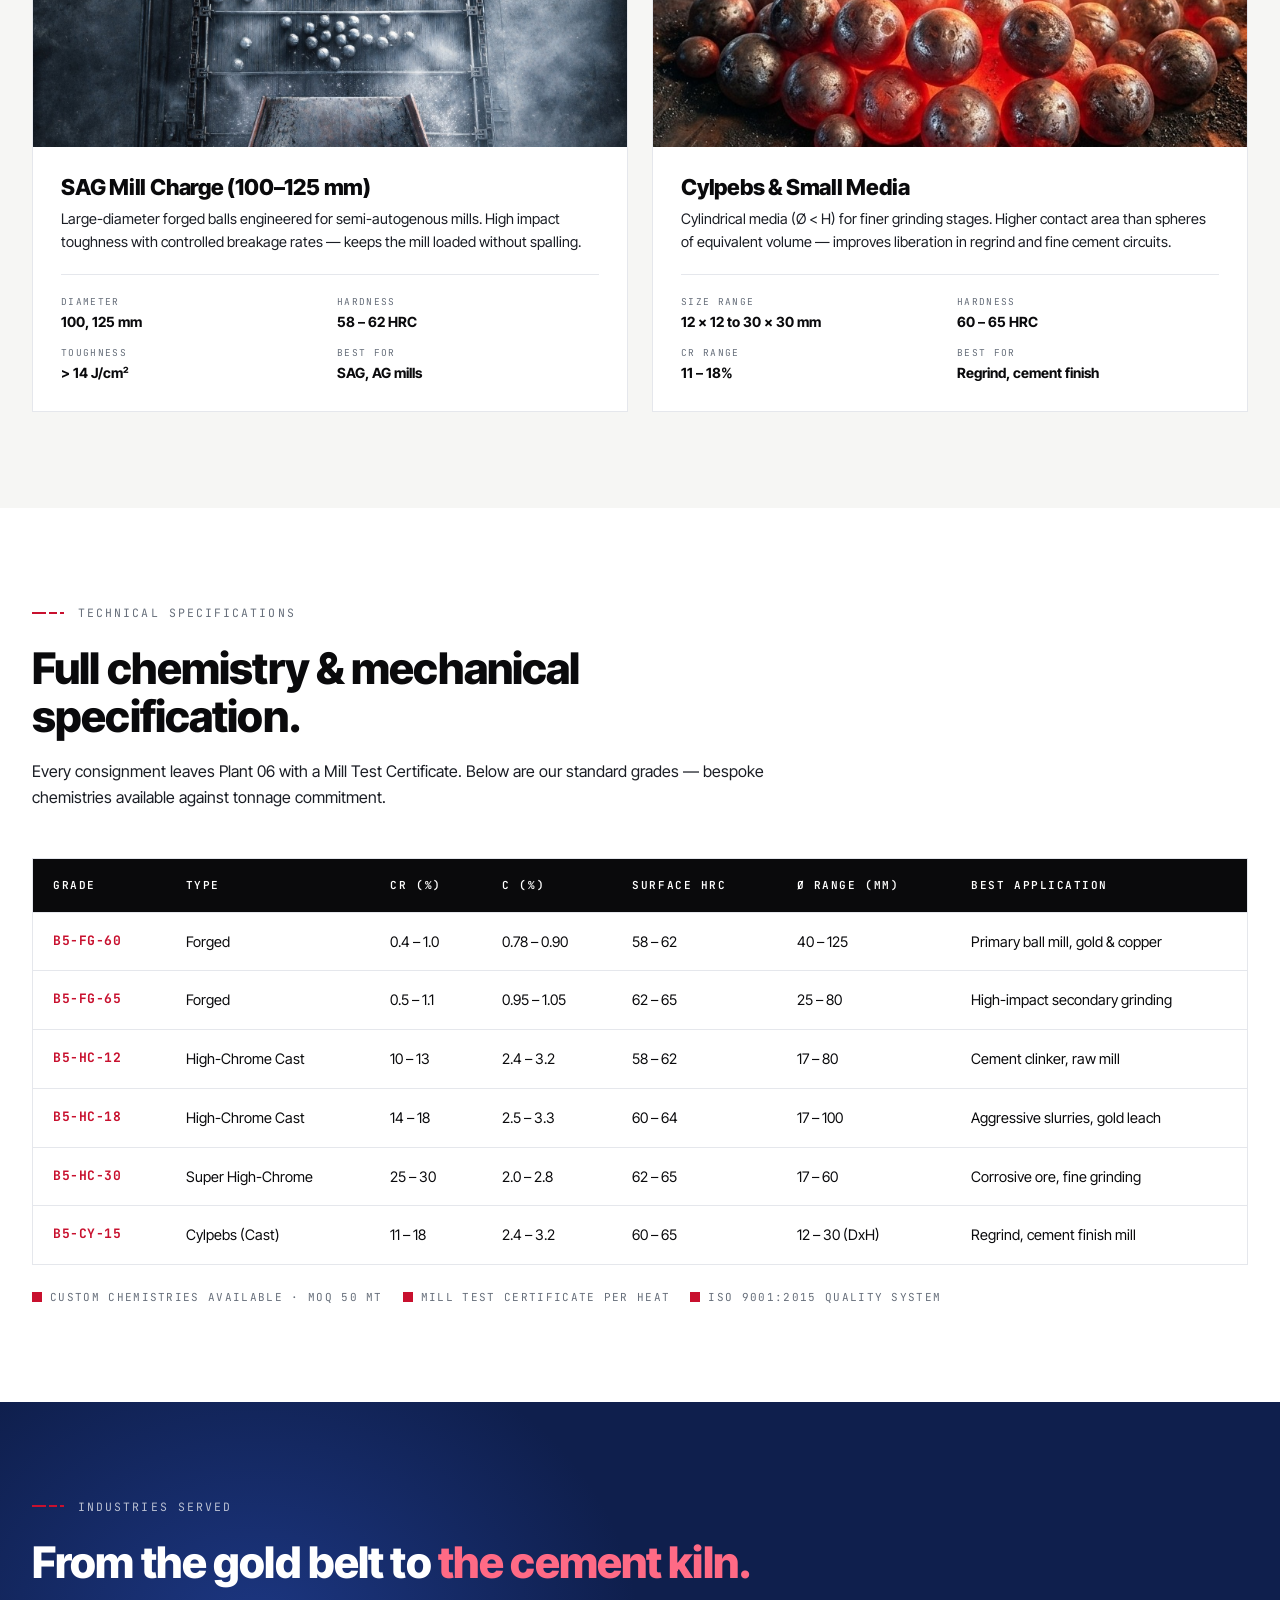
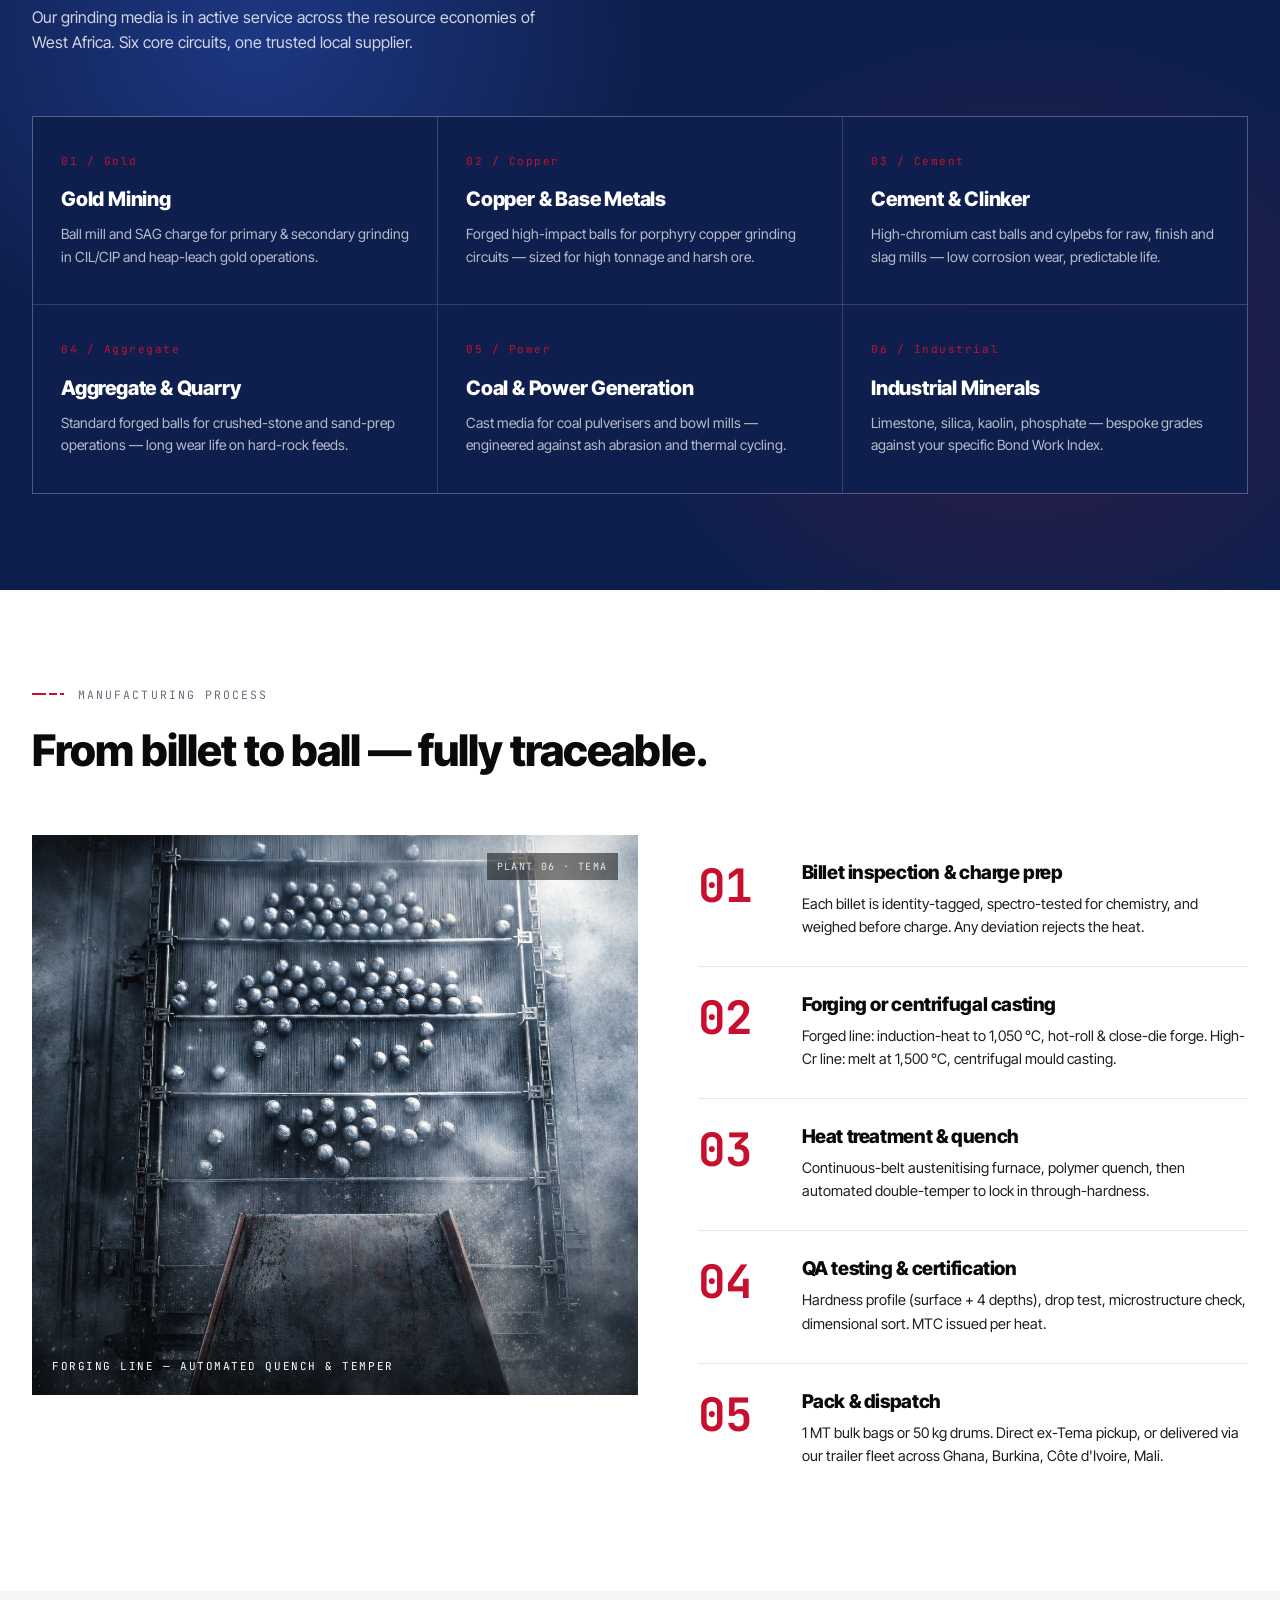
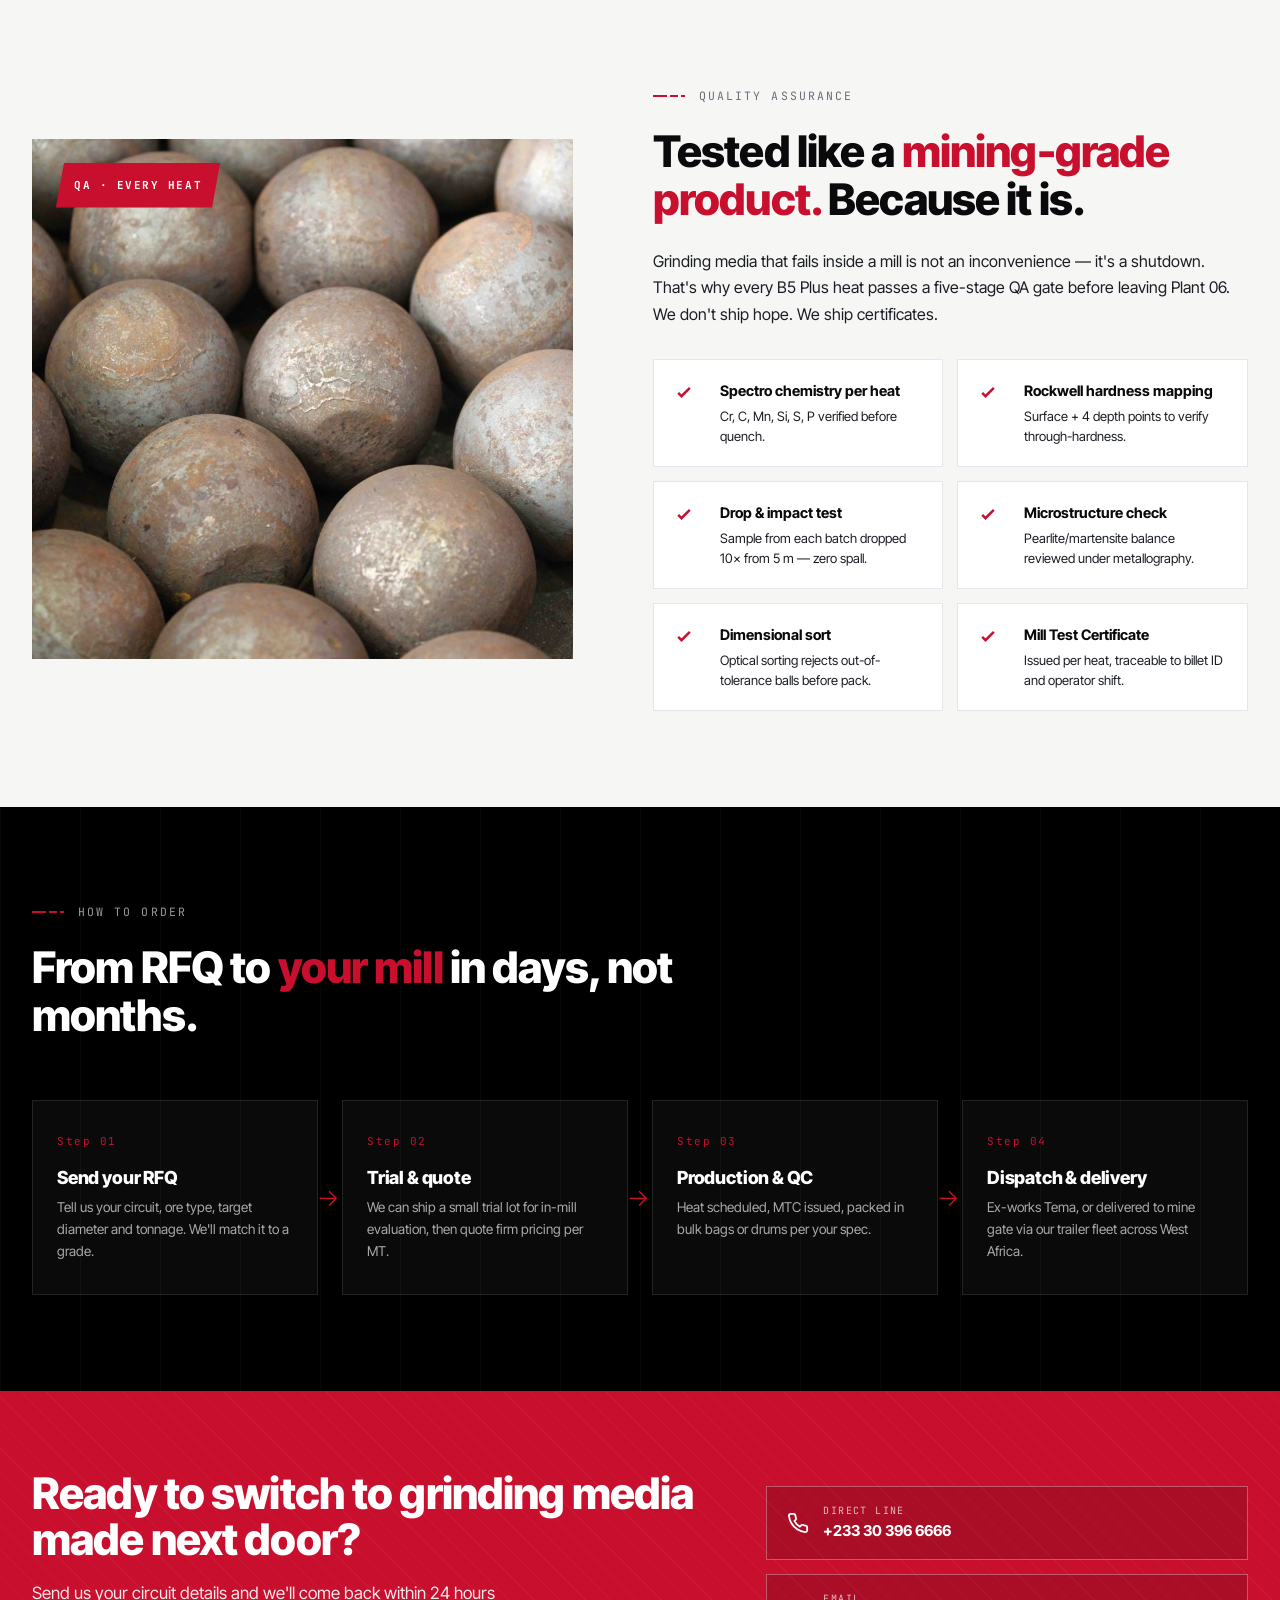
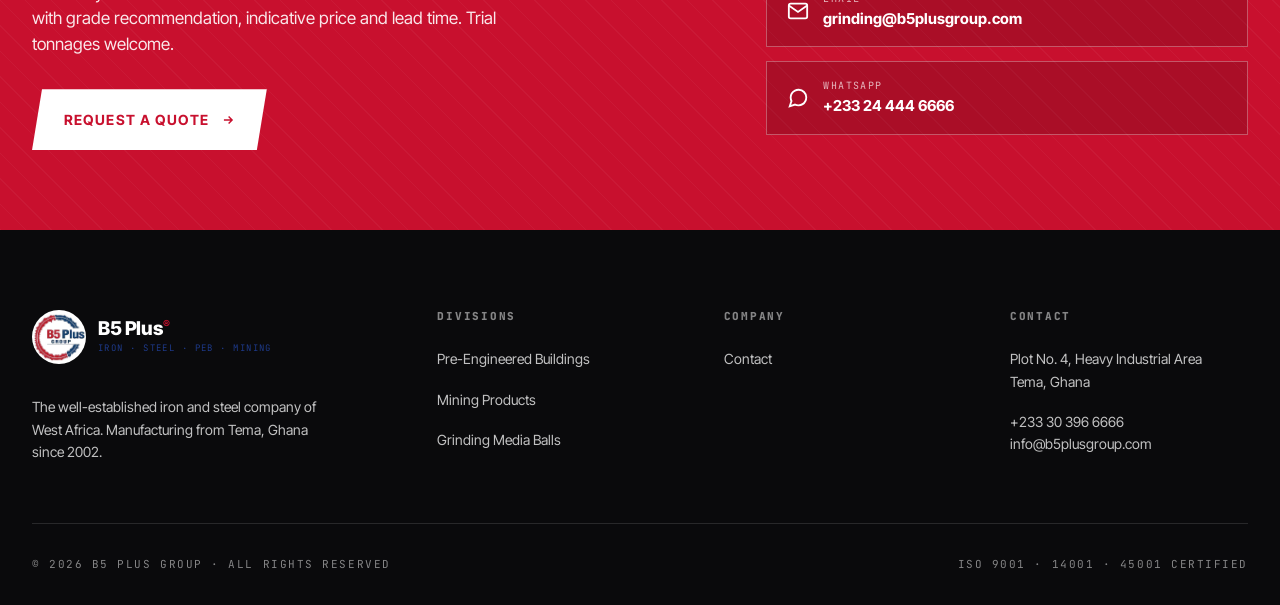
<file: pages/grinding-media.html>
<!doctype html>
<html lang="en">
  <head>
    <meta charset="UTF-8" />
    <meta name="viewport" content="width=device-width, initial-scale=1.0" />
    <title>Grinding Media Balls — B5 Plus Group | Manufactured in Ghana</title>
    <meta
      name="description"
      content="High-chrome and forged steel grinding media balls manufactured in Tema, Ghana by B5 Plus Group. 17–125mm diameter, 60–65 HRC hardness, 25,000 MT/yr capacity. Now serving gold, copper, cement and aggregate operations across West Africa."
    />

    <link rel="preconnect" href="https://fonts.googleapis.com" />
    <link rel="preconnect" href="https://fonts.gstatic.com" crossorigin />
    <link
      href="https://fonts.googleapis.com/css2?family=Inter+Tight:wght@400;500;600;700;800;900&family=JetBrains+Mono:wght@400;500;600&display=swap"
      rel="stylesheet"
    />

    <style>
      :root {
        --red: #c8102e;
        --red-2: #9a0b22;
        --red-3: #5a0712;
        --blue: #1e3a8a;
        --blue-2: #0f1f4d;
        --blue-3: #2a4fb8;
        --ink: #0a0a0c;
        --ink-2: #1a1d24;
        --ink-3: #3a3f4a;
        --muted: #666e7a;
        --line: #e5e7ec;
        --bg: #f6f6f4;
        --sans: "Inter Tight", "Inter", system-ui, -apple-system, sans-serif;
        --mono: "JetBrains Mono", ui-monospace, monospace;
      }
      *,
      *::before,
      *::after {
        box-sizing: border-box;
      }
      html,
      body {
        margin: 0;
        padding: 0;
        overflow-x: hidden;
        max-width: 100%;
      }
      body {
        font-family: var(--sans);
        color: var(--ink);
        background: #fff;
        line-height: 1.5;
        -webkit-font-smoothing: antialiased;
        text-rendering: optimizeLegibility;
        overflow-x: hidden;
      }
      a {
        color: inherit;
        text-decoration: none;
      }
      img {
        max-width: 100%;
        display: block;
      }
      h1,
      h2,
      h3,
      h4,
      h5 {
        font-family: var(--sans);
        font-weight: 800;
        letter-spacing: -0.02em;
        margin: 0;
        line-height: 1.1;
      }
      p {
        margin: 0;
      }
      .wrap {
        max-width: 1280px;
        margin: 0 auto;
        padding: 0 32px;
      }
      @media (max-width: 640px) {
        .wrap {
          padding: 0 20px;
        }
      }

      /* ===== ANNOUNCEMENT ===== */
      .ann {
        background: #000;
        color: #fff;
        font-family: var(--mono);
        font-size: 11px;
        letter-spacing: 0.16em;
        text-transform: uppercase;
      }
      .ann .row {
        display: flex;
        align-items: center;
        justify-content: space-between;
        gap: 18px;
        padding: 10px 0;
        flex-wrap: wrap;
      }
      .ann .pulse {
        display: inline-flex;
        align-items: center;
        gap: 8px;
      }
      .ann .pulse i {
        width: 8px;
        height: 8px;
        background: var(--red);
        border-radius: 50%;
        animation: pulse 1.6s infinite;
      }
      @keyframes pulse {
        0%,
        100% {
          opacity: 1;
          transform: scale(1);
        }
        50% {
          opacity: 0.4;
          transform: scale(0.85);
        }
      }
      .ann .meta {
        color: rgba(255, 255, 255, 0.55);
        display: flex;
        gap: 18px;
      }
      @media (max-width: 640px) {
        .ann .meta {
          display: none;
        }
      }

      /* ===== HEADER ===== */
      header.site {
        position: sticky;
        top: 0;
        z-index: 60;
        background: #fff;
        border-bottom: 1px solid var(--line);
      }
      header.site .bar {
        display: flex;
        align-items: center;
        justify-content: space-between;
        height: 88px;
        gap: 16px;
      }
      .logo {
        display: flex;
        align-items: center;
        gap: 12px;
        flex-shrink: 0;
      }
      .logo .mark {
        width: 54px;
        height: 54px;
        border-radius: 50%;
        background: #fff;
        overflow: hidden;
        flex-shrink: 0;
        display: grid;
        place-items: center;
      }
      .logo .mark img {
        width: 100%;
        height: 100%;
        object-fit: cover;
        display: block;
      }
      .logo .name {
        font-weight: 800;
        font-size: 19px;
        letter-spacing: -0.02em;
        line-height: 1;
        white-space: nowrap;
      }
      .logo .name sup {
        color: var(--red);
        font-size: 11px;
        margin-left: 1px;
      }
      .logo .tag {
        font-family: var(--mono);
        font-size: 9px;
        letter-spacing: 0.16em;
        color: var(--blue);
        text-transform: uppercase;
        margin-top: 4px;
        white-space: nowrap;
      }
      nav.menu {
        display: flex;
        align-items: center;
        gap: 0;
      }
      nav.menu a {
        display: inline-flex;
        align-items: center;
        gap: 5px;
        padding: 10px 10px;
        font-size: 13px;
        font-weight: 600;
        color: var(--ink);
        position: relative;
        white-space: nowrap;
      }
      nav.menu a:hover {
        color: var(--red);
      }
      nav.menu a.active {
        color: var(--red);
      }
      nav.menu a.active::after {
        content: "";
        position: absolute;
        left: 10px;
        right: 10px;
        bottom: 4px;
        height: 2px;
        background: var(--red);
      }
      nav.menu a .pill {
        font-family: var(--mono);
        font-size: 8.5px;
        background: var(--red);
        color: #fff;
        padding: 2px 5px;
        letter-spacing: 0.12em;
        border-radius: 1px;
      }
      .quote-cta {
        display: inline-flex;
        align-items: center;
        gap: 8px;
        background: var(--red);
        color: #fff;
        padding: 14px 20px;
        font-weight: 700;
        font-size: 12.5px;
        letter-spacing: 0.06em;
        text-transform: uppercase;
        clip-path: polygon(10px 0, 100% 0, calc(100% - 10px) 100%, 0 100%);
        transition: background 0.2s;
        flex-shrink: 0;
        white-space: nowrap;
      }
      .quote-cta:hover {
        background: var(--ink);
      }
      .menu-toggle {
        display: none;
        width: 44px;
        height: 44px;
        align-items: center;
        justify-content: center;
        background: transparent;
        border: 1px solid var(--line);
        cursor: pointer;
        flex-shrink: 0;
      }
      .menu-toggle span {
        width: 20px;
        height: 2px;
        background: var(--ink);
        position: relative;
        transition: all 0.2s;
      }
      .menu-toggle span::before,
      .menu-toggle span::after {
        content: "";
        position: absolute;
        left: 0;
        width: 20px;
        height: 2px;
        background: var(--ink);
        transition: all 0.2s;
      }
      .menu-toggle span::before {
        top: -6px;
      }
      .menu-toggle span::after {
        top: 6px;
      }
      .menu-toggle.open span {
        background: transparent;
      }
      .menu-toggle.open span::before {
        top: 0;
        transform: rotate(45deg);
      }
      .menu-toggle.open span::after {
        top: 0;
        transform: rotate(-45deg);
      }
      @media (max-width: 1240px) {
        .logo .tag {
          display: none;
        }
        nav.menu a {
          padding: 10px 8px;
          font-size: 12.5px;
        }
        .quote-cta {
          padding: 13px 16px;
          font-size: 11.5px;
        }
      }
      @media (max-width: 1100px) {
        header.site nav.menu {
          display: none;
          position: fixed;
          top: 88px;
          left: 0;
          right: 0;
          background: #fff;
          flex-direction: column;
          align-items: stretch;
          gap: 0;
          padding: 8px 24px 24px;
          border-bottom: 1px solid var(--line);
          box-shadow: 0 16px 32px rgba(0, 0, 0, 0.08);
          z-index: 55;
          max-height: calc(100vh - 88px);
          overflow-y: auto;
        }
        header.site nav.menu.open {
          display: flex;
        }
        nav.menu a {
          padding: 14px 4px;
          font-size: 15px;
          border-bottom: 1px solid var(--line);
        }
        nav.menu a.active::after {
          display: none;
        }
        nav.menu a.active {
          border-left: 3px solid var(--red);
          padding-left: 12px;
        }
        .menu-toggle {
          display: inline-flex;
          margin-left: auto;
        }
        .quote-cta {
          display: none;
        }
      }
      @media (max-width: 560px) {
        .logo .name {
          font-size: 16px;
        }
        header.site .bar {
          height: 72px;
        }
        header.site nav.menu {
          top: 72px;
        }
      }

      /* ===== BREADCRUMB ===== */
      .crumb {
        background: #fff;
        border-bottom: 1px solid var(--line);
        font-family: var(--mono);
        font-size: 11px;
        letter-spacing: 0.14em;
        text-transform: uppercase;
        color: var(--muted);
      }
      .crumb .row {
        padding: 18px 0;
        display: flex;
        gap: 10px;
        align-items: center;
        flex-wrap: wrap;
      }
      .crumb a:hover {
        color: var(--red);
      }
      .crumb .sep {
        color: var(--line);
      }
      .crumb .now {
        color: var(--ink);
      }

      /* ===== HERO ===== */
      .hero {
        position: relative;
        background: #000;
        color: #fff;
        overflow: hidden;
        min-height: 680px;
        display: flex;
        align-items: center;
      }
      .hero .bg {
        position: absolute;
        inset: 0;
        overflow: hidden;
      }
      .hero .bg img {
        position: absolute;
        inset: 0;
        width: 100%;
        height: 100%;
        object-fit: cover;
        opacity: 0.55;
      }
      .hero .bg::after {
        content: "";
        position: absolute;
        inset: 0;
        background:
          linear-gradient(
            95deg,
            #000 5%,
            rgba(0, 0, 0, 0.7) 35%,
            transparent 70%
          ),
          linear-gradient(180deg, rgba(0, 0, 0, 0.4), rgba(0, 0, 0, 0.5)),
          radial-gradient(
            60% 80% at 80% 50%,
            rgba(200, 16, 46, 0.25),
            transparent 60%
          );
      }
      .hero .content {
        position: relative;
        z-index: 2;
        width: 100%;
        padding: 90px 0 100px;
      }
      .hero .grid {
        display: grid;
        grid-template-columns: 1.2fr 1fr;
        gap: 60px;
        align-items: end;
      }
      .hero .eyebrow {
        display: flex;
        align-items: center;
        gap: 14px;
        font-family: var(--mono);
        font-size: 11.5px;
        letter-spacing: 0.18em;
        text-transform: uppercase;
        color: rgba(255, 255, 255, 0.75);
        margin-bottom: 32px;
      }
      .hero .eyebrow .bars {
        display: inline-flex;
        gap: 3px;
      }
      .hero .eyebrow .bars i {
        width: 14px;
        height: 2px;
        background: var(--red);
      }
      .hero .eyebrow .bars i:nth-child(2) {
        width: 8px;
      }
      .hero .eyebrow .bars i:nth-child(3) {
        width: 4px;
      }
      .hero h1 {
        font-size: clamp(42px, 6.5vw, 96px);
        line-height: 0.95;
        letter-spacing: -0.03em;
        font-weight: 800;
        margin: 0;
      }
      .hero h1 .red {
        color: var(--red);
        font-style: italic;
      }
      .hero h1 .uline {
        display: inline-block;
        position: relative;
      }
      .hero h1 .uline::after {
        content: "";
        position: absolute;
        left: 0;
        right: 0;
        bottom: 6px;
        height: 5px;
        background: var(--red);
        opacity: 0.85;
      }
      .hero .lede {
        font-size: 17px;
        color: rgba(255, 255, 255, 0.78);
        max-width: 52ch;
        margin-top: 28px;
        line-height: 1.55;
      }
      .hero .ctas {
        display: flex;
        gap: 14px;
        margin-top: 36px;
        flex-wrap: wrap;
      }
      .btn-red {
        display: inline-flex;
        align-items: center;
        gap: 12px;
        background: var(--red);
        color: #fff;
        padding: 18px 28px;
        font-weight: 700;
        font-size: 13px;
        letter-spacing: 0.08em;
        text-transform: uppercase;
        clip-path: polygon(10px 0, 100% 0, calc(100% - 10px) 100%, 0 100%);
        transition: background 0.2s;
        border: none;
        cursor: pointer;
        font-family: inherit;
      }
      .btn-red:hover {
        background: var(--red-2);
      }
      .btn-ghost {
        display: inline-flex;
        align-items: center;
        gap: 12px;
        color: #fff;
        padding: 18px 28px;
        font-weight: 700;
        font-size: 13px;
        letter-spacing: 0.08em;
        text-transform: uppercase;
        border: 1px solid rgba(255, 255, 255, 0.3);
        transition: all 0.2s;
      }
      .btn-ghost:hover {
        background: #fff;
        color: var(--ink);
        border-color: #fff;
      }
      .hero .stats {
        display: grid;
        grid-template-columns: repeat(4, 1fr);
        gap: 0;
        margin-top: 64px;
        border-top: 1px solid rgba(255, 255, 255, 0.14);
      }
      .hero .stats .s {
        padding: 24px 22px 0;
        border-right: 1px solid rgba(255, 255, 255, 0.14);
      }
      .hero .stats .s:last-child {
        border-right: none;
      }
      .hero .stats .n {
        font-size: 38px;
        font-weight: 800;
        letter-spacing: -0.03em;
        line-height: 1;
      }
      .hero .stats .n .u {
        color: var(--red);
      }
      .hero .stats .l {
        font-family: var(--mono);
        font-size: 10px;
        letter-spacing: 0.14em;
        text-transform: uppercase;
        color: rgba(255, 255, 255, 0.55);
        margin-top: 10px;
        line-height: 1.5;
      }
      /* Spec card */
      .hero .specs-card {
        background: rgba(20, 20, 22, 0.72);
        backdrop-filter: blur(8px);
        border: 1px solid rgba(255, 255, 255, 0.12);
        padding: 32px;
      }
      .hero .specs-card .label {
        font-family: var(--mono);
        font-size: 11px;
        letter-spacing: 0.16em;
        text-transform: uppercase;
        color: var(--red);
        margin-bottom: 18px;
        display: flex;
        align-items: center;
        gap: 10px;
      }
      .hero .specs-card .label i {
        width: 10px;
        height: 10px;
        background: var(--red);
        border-radius: 50%;
        animation: pulse 1.6s infinite;
      }
      .hero .specs-card h3 {
        font-size: 24px;
        line-height: 1.15;
        margin-bottom: 8px;
      }
      .hero .specs-card p {
        font-size: 14px;
        color: rgba(255, 255, 255, 0.7);
        margin-bottom: 24px;
        line-height: 1.55;
      }
      .hero .specs-card .specs {
        display: grid;
        grid-template-columns: 1fr 1fr;
        gap: 1px;
        background: rgba(255, 255, 255, 0.1);
      }
      .hero .specs-card .specs > div {
        background: rgba(20, 20, 22, 0.5);
        padding: 14px 16px;
      }
      .hero .specs-card .specs .k {
        font-family: var(--mono);
        font-size: 10px;
        letter-spacing: 0.14em;
        text-transform: uppercase;
        color: rgba(255, 255, 255, 0.55);
        margin-bottom: 6px;
      }
      .hero .specs-card .specs .v {
        font-weight: 700;
        font-size: 15px;
        letter-spacing: -0.01em;
      }
      .hero .specs-card .scroll-hint {
        display: inline-flex;
        align-items: center;
        gap: 8px;
        color: var(--red);
        font-family: var(--mono);
        font-size: 11px;
        letter-spacing: 0.14em;
        text-transform: uppercase;
        font-weight: 600;
        margin-top: 24px;
      }
      @media (max-width: 1100px) {
        .hero .grid {
          grid-template-columns: 1fr;
          gap: 48px;
        }
        .hero .specs-card {
          justify-self: stretch;
          max-width: none;
        }
      }
      @media (max-width: 640px) {
        .hero {
          min-height: 560px;
        }
        .hero .content {
          padding: 64px 0 72px;
        }
        .hero .stats {
          grid-template-columns: 1fr 1fr;
        }
        .hero .stats .s {
          border-bottom: 1px solid rgba(255, 255, 255, 0.14);
          padding: 22px 18px;
        }
        .hero .stats .s:nth-child(2) {
          border-right: none;
        }
      }

      /* ===== MARQUEE ===== */
      .marquee {
        background: var(--ink);
        color: #fff;
        overflow: hidden;
        border-top: 3px solid var(--red);
        border-bottom: 3px solid var(--red);
      }
      .marquee .track {
        display: flex;
        gap: 60px;
        padding: 18px 0;
        white-space: nowrap;
        animation: slide 36s linear infinite;
      }
      .marquee span {
        font-family: var(--mono);
        font-size: 13px;
        letter-spacing: 0.16em;
        text-transform: uppercase;
        display: flex;
        align-items: center;
        gap: 18px;
        color: rgba(255, 255, 255, 0.85);
      }
      .marquee span::after {
        content: "●";
        color: var(--red);
        margin-left: 18px;
      }
      @keyframes slide {
        from {
          transform: translateX(0);
        }
        to {
          transform: translateX(-50%);
        }
      }

      /* ===== INTRO ===== */
      .intro {
        background: #fff;
        padding: 90px 0;
      }
      .intro .grid {
        display: grid;
        grid-template-columns: 1fr 1.4fr;
        gap: 80px;
        align-items: start;
      }
      .intro .eyebrow {
        display: flex;
        align-items: center;
        gap: 14px;
        font-family: var(--mono);
        font-size: 11.5px;
        letter-spacing: 0.18em;
        text-transform: uppercase;
        color: var(--muted);
        margin-bottom: 24px;
      }
      .intro .eyebrow .bars {
        display: inline-flex;
        gap: 3px;
      }
      .intro .eyebrow .bars i {
        width: 14px;
        height: 2px;
        background: var(--red);
      }
      .intro .eyebrow .bars i:nth-child(2) {
        width: 8px;
      }
      .intro .eyebrow .bars i:nth-child(3) {
        width: 4px;
      }
      .intro h2 {
        font-size: clamp(32px, 3.6vw, 52px);
        line-height: 1.05;
        margin-bottom: 8px;
      }
      .intro h2 .red {
        color: var(--red);
      }
      .intro .lead {
        font-size: 17px;
        color: var(--ink-2);
        line-height: 1.65;
        margin-top: 24px;
      }
      .intro .lead + .lead {
        margin-top: 16px;
      }
      .intro .keypts {
        margin-top: 36px;
        display: grid;
        gap: 14px;
      }
      .intro .keypts .it {
        display: grid;
        grid-template-columns: 32px 1fr;
        gap: 14px;
        align-items: start;
      }
      .intro .keypts .it svg {
        margin-top: 2px;
        color: var(--red);
      }
      .intro .keypts .it .t {
        font-weight: 700;
        font-size: 15px;
      }
      .intro .keypts .it .d {
        font-size: 14px;
        color: var(--ink-2);
        margin-top: 2px;
        line-height: 1.55;
      }
      @media (max-width: 980px) {
        .intro {
          padding: 64px 0;
        }
        .intro .grid {
          grid-template-columns: 1fr;
          gap: 48px;
        }
      }

      /* ===== KEY FACTS BAND ===== */
      .facts {
        background: var(--ink);
        color: #fff;
        padding: 64px 0;
        position: relative;
        overflow: hidden;
      }
      .facts::before {
        content: "";
        position: absolute;
        inset: 0;
        background: radial-gradient(
          60% 80% at 80% 50%,
          rgba(200, 16, 46, 0.18),
          transparent 60%
        );
      }
      .facts .grid {
        position: relative;
        display: grid;
        grid-template-columns: repeat(4, 1fr);
        gap: 0;
        border: 1px solid rgba(255, 255, 255, 0.14);
      }
      .facts .it {
        padding: 36px 28px;
        border-right: 1px solid rgba(255, 255, 255, 0.14);
      }
      .facts .it:last-child {
        border-right: none;
      }
      .facts .k {
        font-family: var(--mono);
        font-size: 10.5px;
        letter-spacing: 0.16em;
        text-transform: uppercase;
        color: rgba(255, 255, 255, 0.55);
        margin-bottom: 12px;
      }
      .facts .n {
        font-size: 48px;
        font-weight: 800;
        letter-spacing: -0.03em;
        line-height: 1;
      }
      .facts .n .u {
        color: var(--red);
      }
      .facts .d {
        font-size: 13px;
        color: rgba(255, 255, 255, 0.7);
        margin-top: 10px;
        line-height: 1.55;
      }
      @media (max-width: 980px) {
        .facts .grid {
          grid-template-columns: 1fr 1fr;
        }
        .facts .it {
          border-bottom: 1px solid rgba(255, 255, 255, 0.14);
        }
        .facts .it:nth-child(2) {
          border-right: none;
        }
        .facts .it:nth-child(3),
        .facts .it:nth-child(4) {
          border-bottom: none;
        }
      }
      @media (max-width: 560px) {
        .facts .grid {
          grid-template-columns: 1fr;
        }
        .facts .it {
          border-right: none;
        }
        .facts .it:last-child {
          border-bottom: none;
        }
      }

      /* ===== PRODUCT RANGE ===== */
      .range {
        background: var(--bg);
        padding: 96px 0;
      }
      .range .head {
        display: flex;
        align-items: flex-end;
        justify-content: space-between;
        gap: 32px;
        margin-bottom: 50px;
        flex-wrap: wrap;
      }
      .range .head .left {
        max-width: 640px;
      }
      .range .head h2 {
        font-size: clamp(32px, 3.6vw, 52px);
        line-height: 1.05;
        margin-top: 8px;
      }
      .range .head p {
        margin-top: 18px;
        font-size: 16px;
        color: var(--ink-2);
        line-height: 1.6;
      }
      .range .grid {
        display: grid;
        grid-template-columns: repeat(2, 1fr);
        gap: 24px;
      }
      .range .card {
        background: #fff;
        border: 1px solid var(--line);
        overflow: hidden;
        display: grid;
        grid-template-rows: 240px 1fr;
        transition:
          transform 0.25s,
          box-shadow 0.25s;
      }
      .range .card:hover {
        transform: translateY(-4px);
        box-shadow: 0 24px 48px rgba(0, 0, 0, 0.08);
      }
      .range .card .img {
        position: relative;
        overflow: hidden;
        background: #1a1d24;
      }
      .range .card .img img {
        position: absolute;
        inset: 0;
        width: 100%;
        height: 100%;
        object-fit: cover;
        transition: transform 0.4s;
      }
      .range .card:hover .img img {
        transform: scale(1.05);
      }
      .range .card .img .tag {
        position: absolute;
        top: 14px;
        left: 14px;
        background: var(--red);
        color: #fff;
        padding: 6px 10px;
        font-family: var(--mono);
        font-size: 10px;
        letter-spacing: 0.14em;
        text-transform: uppercase;
        font-weight: 600;
      }
      .range .card .body {
        padding: 28px;
      }
      .range .card h3 {
        font-size: 22px;
        letter-spacing: -0.01em;
        margin-bottom: 8px;
      }
      .range .card p {
        font-size: 14.5px;
        color: var(--ink-2);
        line-height: 1.6;
      }
      .range .card .specs {
        margin-top: 20px;
        display: grid;
        grid-template-columns: 1fr 1fr;
        gap: 14px;
        padding-top: 20px;
        border-top: 1px solid var(--line);
      }
      .range .card .specs .k {
        font-family: var(--mono);
        font-size: 9.5px;
        letter-spacing: 0.14em;
        text-transform: uppercase;
        color: var(--muted);
      }
      .range .card .specs .v {
        font-weight: 700;
        font-size: 14px;
        margin-top: 2px;
      }
      @media (max-width: 760px) {
        .range {
          padding: 72px 0;
        }
        .range .grid {
          grid-template-columns: 1fr;
        }
        .range .card {
          grid-template-rows: 200px 1fr;
        }
      }

      /* ===== SPECIFICATIONS TABLE ===== */
      .specs-sec {
        background: #fff;
        padding: 96px 0;
      }
      .specs-sec .head {
        max-width: 760px;
        margin-bottom: 48px;
      }
      .specs-sec .head .eyebrow {
        display: flex;
        align-items: center;
        gap: 14px;
        font-family: var(--mono);
        font-size: 11.5px;
        letter-spacing: 0.18em;
        text-transform: uppercase;
        color: var(--muted);
        margin-bottom: 24px;
      }
      .specs-sec .head .eyebrow .bars {
        display: inline-flex;
        gap: 3px;
      }
      .specs-sec .head .eyebrow .bars i {
        width: 14px;
        height: 2px;
        background: var(--red);
      }
      .specs-sec .head .eyebrow .bars i:nth-child(2) {
        width: 8px;
      }
      .specs-sec .head .eyebrow .bars i:nth-child(3) {
        width: 4px;
      }
      .specs-sec .head h2 {
        font-size: clamp(30px, 3.4vw, 46px);
        line-height: 1.1;
      }
      .specs-sec .head p {
        margin-top: 18px;
        font-size: 16px;
        color: var(--ink-2);
        line-height: 1.6;
      }
      .table-wrap {
        overflow-x: auto;
        border: 1px solid var(--line);
      }
      .specs-sec table {
        width: 100%;
        min-width: 720px;
        border-collapse: collapse;
        font-size: 14.5px;
      }
      .specs-sec thead {
        background: var(--ink);
        color: #fff;
      }
      .specs-sec thead th {
        text-align: left;
        padding: 18px 20px;
        font-family: var(--mono);
        font-size: 11px;
        letter-spacing: 0.14em;
        text-transform: uppercase;
        font-weight: 600;
      }
      .specs-sec tbody td {
        padding: 18px 20px;
        border-top: 1px solid var(--line);
        vertical-align: top;
      }
      .specs-sec tbody tr:hover {
        background: #fafaf8;
      }
      .specs-sec tbody td:first-child {
        font-weight: 700;
        color: var(--red);
        font-family: var(--mono);
        font-size: 13px;
        letter-spacing: 0.04em;
      }
      .specs-sec .legend {
        display: flex;
        flex-wrap: wrap;
        gap: 20px;
        margin-top: 24px;
        font-family: var(--mono);
        font-size: 11px;
        letter-spacing: 0.12em;
        text-transform: uppercase;
        color: var(--muted);
      }
      .specs-sec .legend .it {
        display: flex;
        align-items: center;
        gap: 8px;
      }
      .specs-sec .legend .it .dot {
        width: 10px;
        height: 10px;
        background: var(--red);
      }
      @media (max-width: 760px) {
        .specs-sec {
          padding: 72px 0;
        }
      }

      /* ===== APPLICATIONS ===== */
      .apps {
        background: var(--blue-2);
        color: #fff;
        padding: 96px 0;
        position: relative;
        overflow: hidden;
      }
      .apps::before {
        content: "";
        position: absolute;
        inset: 0;
        background:
          radial-gradient(
            60% 80% at 20% 30%,
            rgba(42, 79, 184, 0.5),
            transparent 50%
          ),
          radial-gradient(
            60% 80% at 80% 70%,
            rgba(200, 16, 46, 0.18),
            transparent 50%
          );
      }
      .apps .head {
        position: relative;
        max-width: 760px;
        margin-bottom: 60px;
      }
      .apps .head .eyebrow {
        display: flex;
        align-items: center;
        gap: 14px;
        font-family: var(--mono);
        font-size: 11.5px;
        letter-spacing: 0.18em;
        text-transform: uppercase;
        color: rgba(255, 255, 255, 0.7);
        margin-bottom: 24px;
      }
      .apps .head .eyebrow .bars {
        display: inline-flex;
        gap: 3px;
      }
      .apps .head .eyebrow .bars i {
        width: 14px;
        height: 2px;
        background: var(--red);
      }
      .apps .head .eyebrow .bars i:nth-child(2) {
        width: 8px;
      }
      .apps .head .eyebrow .bars i:nth-child(3) {
        width: 4px;
      }
      .apps .head h2 {
        font-size: clamp(30px, 3.4vw, 46px);
        line-height: 1.1;
      }
      .apps .head h2 .red {
        color: #ff6a85;
      }
      .apps .head p {
        margin-top: 18px;
        font-size: 16px;
        color: rgba(255, 255, 255, 0.8);
        line-height: 1.6;
        max-width: 60ch;
      }
      .apps .grid {
        position: relative;
        display: grid;
        grid-template-columns: repeat(3, 1fr);
        gap: 1px;
        background: rgba(255, 255, 255, 0.14);
        border: 1px solid rgba(255, 255, 255, 0.14);
      }
      .apps .it {
        background: var(--blue-2);
        padding: 36px 28px;
        transition: background 0.2s;
      }
      .apps .it:hover {
        background: #0a164a;
      }
      .apps .it .num {
        font-family: var(--mono);
        font-size: 11px;
        letter-spacing: 0.14em;
        color: var(--red);
        margin-bottom: 18px;
      }
      .apps .it h4 {
        font-size: 20px;
        letter-spacing: -0.01em;
        line-height: 1.2;
      }
      .apps .it p {
        margin-top: 12px;
        font-size: 14px;
        color: rgba(255, 255, 255, 0.7);
        line-height: 1.6;
      }
      @media (max-width: 980px) {
        .apps {
          padding: 72px 0;
        }
        .apps .grid {
          grid-template-columns: 1fr 1fr;
        }
      }
      @media (max-width: 560px) {
        .apps .grid {
          grid-template-columns: 1fr;
        }
      }

      /* ===== PROCESS STRIP ===== */
      .process {
        background: #fff;
        padding: 96px 0;
      }
      .process .head {
        max-width: 760px;
        margin-bottom: 60px;
      }
      .process .head .eyebrow {
        display: flex;
        align-items: center;
        gap: 14px;
        font-family: var(--mono);
        font-size: 11.5px;
        letter-spacing: 0.18em;
        text-transform: uppercase;
        color: var(--muted);
        margin-bottom: 24px;
      }
      .process .head .eyebrow .bars {
        display: inline-flex;
        gap: 3px;
      }
      .process .head .eyebrow .bars i {
        width: 14px;
        height: 2px;
        background: var(--red);
      }
      .process .head .eyebrow .bars i:nth-child(2) {
        width: 8px;
      }
      .process .head .eyebrow .bars i:nth-child(3) {
        width: 4px;
      }
      .process .head h2 {
        font-size: clamp(30px, 3.4vw, 46px);
        line-height: 1.1;
      }
      .process .grid {
        display: grid;
        grid-template-columns: 1.1fr 1fr;
        gap: 60px;
        align-items: start;
      }
      .process .visual {
        position: relative;
        height: 560px;
        overflow: hidden;
        background: #0a0a0c;
      }
      .process .visual img {
        position: absolute;
        inset: 0;
        width: 100%;
        height: 100%;
        object-fit: cover;
      }
      .process .visual::after {
        content: "";
        position: absolute;
        inset: 0;
        background: linear-gradient(
          180deg,
          transparent 50%,
          rgba(0, 0, 0, 0.5)
        );
      }
      .process .visual .corner {
        position: absolute;
        top: 18px;
        right: 20px;
        font-family: var(--mono);
        font-size: 10px;
        letter-spacing: 0.14em;
        color: rgba(255, 255, 255, 0.85);
        background: rgba(0, 0, 0, 0.5);
        padding: 6px 10px;
        text-transform: uppercase;
        z-index: 2;
      }
      .process .visual .lab {
        position: absolute;
        left: 20px;
        bottom: 20px;
        font-family: var(--mono);
        font-size: 11px;
        letter-spacing: 0.14em;
        color: #fff;
        text-transform: uppercase;
        z-index: 2;
      }
      .process .steps {
        counter-reset: s;
      }
      .process .step {
        display: grid;
        grid-template-columns: 80px 1fr;
        gap: 24px;
        padding: 28px 0;
        border-bottom: 1px solid var(--line);
        counter-increment: s;
      }
      .process .step:last-child {
        border-bottom: none;
      }
      .process .step .num {
        font-family: var(--mono);
        font-size: 46px;
        font-weight: 700;
        color: var(--red);
        line-height: 1;
        letter-spacing: -0.02em;
      }
      .process .step .num::before {
        content: "0" counter(s);
      }
      .process .step h4 {
        font-size: 19px;
        margin-bottom: 8px;
      }
      .process .step p {
        font-size: 14.5px;
        color: var(--ink-2);
        line-height: 1.6;
      }
      @media (max-width: 980px) {
        .process {
          padding: 72px 0;
        }
        .process .grid {
          grid-template-columns: 1fr;
          gap: 40px;
        }
        .process .visual {
          height: 380px;
          order: -1;
        }
      }

      /* ===== QUALITY ===== */
      .quality {
        background: var(--bg);
        padding: 96px 0;
      }
      .quality .grid {
        display: grid;
        grid-template-columns: 1fr 1.1fr;
        gap: 80px;
        align-items: center;
      }
      .quality .visual {
        position: relative;
        height: 520px;
        overflow: hidden;
        background: #1a1d24;
      }
      .quality .visual img {
        position: absolute;
        inset: 0;
        width: 100%;
        height: 100%;
        object-fit: cover;
      }
      .quality .visual .badge {
        position: absolute;
        left: 24px;
        top: 24px;
        background: var(--red);
        color: #fff;
        padding: 14px 18px;
        font-family: var(--mono);
        font-size: 11px;
        letter-spacing: 0.14em;
        text-transform: uppercase;
        font-weight: 700;
        clip-path: polygon(8px 0, 100% 0, calc(100% - 8px) 100%, 0 100%);
      }
      .quality .eyebrow {
        display: flex;
        align-items: center;
        gap: 14px;
        font-family: var(--mono);
        font-size: 11.5px;
        letter-spacing: 0.18em;
        text-transform: uppercase;
        color: var(--muted);
        margin-bottom: 24px;
      }
      .quality .eyebrow .bars {
        display: inline-flex;
        gap: 3px;
      }
      .quality .eyebrow .bars i {
        width: 14px;
        height: 2px;
        background: var(--red);
      }
      .quality .eyebrow .bars i:nth-child(2) {
        width: 8px;
      }
      .quality .eyebrow .bars i:nth-child(3) {
        width: 4px;
      }
      .quality h2 {
        font-size: clamp(30px, 3.4vw, 46px);
        line-height: 1.1;
      }
      .quality h2 .red {
        color: var(--red);
      }
      .quality .lead {
        margin-top: 24px;
        font-size: 16px;
        color: var(--ink-2);
        line-height: 1.65;
      }
      .quality .grid-checks {
        margin-top: 32px;
        display: grid;
        grid-template-columns: 1fr 1fr;
        gap: 14px;
      }
      .quality .gc {
        padding: 20px;
        background: #fff;
        border: 1px solid var(--line);
        display: grid;
        grid-template-columns: 32px 1fr;
        gap: 14px;
        align-items: start;
      }
      .quality .gc svg {
        color: var(--red);
        margin-top: 2px;
      }
      .quality .gc .t {
        font-weight: 700;
        font-size: 14.5px;
      }
      .quality .gc .d {
        font-size: 13px;
        color: var(--ink-2);
        margin-top: 4px;
        line-height: 1.55;
      }
      @media (max-width: 980px) {
        .quality {
          padding: 72px 0;
        }
        .quality .grid {
          grid-template-columns: 1fr;
          gap: 48px;
        }
        .quality .visual {
          height: 380px;
          order: -1;
        }
        .quality .grid-checks {
          grid-template-columns: 1fr;
        }
      }

      /* ===== ORDER PROCESS ===== */
      .order {
        background: #000;
        color: #fff;
        padding: 96px 0;
        position: relative;
        overflow: hidden;
      }
      .order::before {
        content: "";
        position: absolute;
        inset: 0;
        background: repeating-linear-gradient(
          90deg,
          rgba(255, 255, 255, 0.03) 0 1px,
          transparent 1px 80px
        );
      }
      .order .head {
        position: relative;
        max-width: 760px;
        margin-bottom: 60px;
      }
      .order .head .eyebrow {
        display: flex;
        align-items: center;
        gap: 14px;
        font-family: var(--mono);
        font-size: 11.5px;
        letter-spacing: 0.18em;
        text-transform: uppercase;
        color: rgba(255, 255, 255, 0.6);
        margin-bottom: 24px;
      }
      .order .head .eyebrow .bars {
        display: inline-flex;
        gap: 3px;
      }
      .order .head .eyebrow .bars i {
        width: 14px;
        height: 2px;
        background: var(--red);
      }
      .order .head .eyebrow .bars i:nth-child(2) {
        width: 8px;
      }
      .order .head .eyebrow .bars i:nth-child(3) {
        width: 4px;
      }
      .order .head h2 {
        font-size: clamp(30px, 3.4vw, 46px);
        line-height: 1.1;
      }
      .order .head h2 .red {
        color: var(--red);
      }
      .order .grid {
        position: relative;
        display: grid;
        grid-template-columns: repeat(4, 1fr);
        gap: 24px;
      }
      .order .step {
        padding: 32px 24px;
        background: rgba(255, 255, 255, 0.04);
        border: 1px solid rgba(255, 255, 255, 0.1);
        position: relative;
      }
      .order .step .num {
        font-family: var(--mono);
        font-size: 11px;
        letter-spacing: 0.14em;
        color: var(--red);
        margin-bottom: 18px;
      }
      .order .step h4 {
        font-size: 18px;
        letter-spacing: -0.01em;
        margin-bottom: 10px;
      }
      .order .step p {
        font-size: 13.5px;
        color: rgba(255, 255, 255, 0.65);
        line-height: 1.6;
      }
      .order .step::after {
        content: "→";
        position: absolute;
        right: -22px;
        top: 50%;
        transform: translateY(-50%);
        color: var(--red);
        font-size: 24px;
        font-weight: 300;
        z-index: 2;
      }
      .order .step:last-child::after {
        display: none;
      }
      @media (max-width: 980px) {
        .order {
          padding: 72px 0;
        }
        .order .grid {
          grid-template-columns: 1fr 1fr;
        }
        .order .step:nth-child(2)::after {
          display: none;
        }
      }
      @media (max-width: 560px) {
        .order .grid {
          grid-template-columns: 1fr;
        }
        .order .step::after {
          display: none;
        }
      }

      /* ===== CTA BAND ===== */
      .cta-band {
        background: var(--red);
        color: #fff;
        padding: 80px 0;
        position: relative;
        overflow: hidden;
      }
      .cta-band::before {
        content: "";
        position: absolute;
        inset: 0;
        background: repeating-linear-gradient(
          45deg,
          rgba(255, 255, 255, 0.04) 0 1px,
          transparent 1px 18px
        );
      }
      .cta-band .grid {
        position: relative;
        display: grid;
        grid-template-columns: 1.4fr 1fr;
        gap: 60px;
        align-items: center;
      }
      .cta-band h2 {
        font-size: clamp(30px, 3.4vw, 46px);
        line-height: 1.05;
      }
      .cta-band p {
        font-size: 17px;
        margin-top: 18px;
        color: rgba(255, 255, 255, 0.9);
        max-width: 48ch;
        line-height: 1.5;
      }
      .cta-band .btn-white {
        display: inline-flex;
        align-items: center;
        gap: 12px;
        background: #fff;
        color: var(--red);
        padding: 20px 32px;
        font-weight: 700;
        font-size: 14px;
        letter-spacing: 0.08em;
        text-transform: uppercase;
        clip-path: polygon(10px 0, 100% 0, calc(100% - 10px) 100%, 0 100%);
        transition: background 0.2s;
      }
      .cta-band .btn-white:hover {
        background: var(--ink);
        color: #fff;
      }
      .cta-band .contact-grid {
        display: grid;
        gap: 14px;
      }
      .cta-band .contact-grid .it {
        display: flex;
        align-items: center;
        gap: 14px;
        padding: 16px 20px;
        border: 1px solid rgba(255, 255, 255, 0.3);
        background: rgba(0, 0, 0, 0.15);
      }
      .cta-band .contact-grid .it svg {
        flex-shrink: 0;
        color: #fff;
      }
      .cta-band .contact-grid .it .k {
        font-family: var(--mono);
        font-size: 10px;
        letter-spacing: 0.14em;
        text-transform: uppercase;
        color: rgba(255, 255, 255, 0.7);
      }
      .cta-band .contact-grid .it .v {
        font-weight: 700;
        font-size: 15px;
        margin-top: 2px;
        word-break: break-all;
      }
      @media (max-width: 980px) {
        .cta-band {
          padding: 64px 0;
        }
        .cta-band .grid {
          grid-template-columns: 1fr;
          gap: 40px;
        }
      }

      /* ===== FOOTER ===== */
      footer.site {
        background: #0a0a0c;
        color: #fff;
        padding: 80px 0 32px;
      }
      footer .grid {
        display: grid;
        grid-template-columns: 1.5fr 1fr 1fr 1fr;
        gap: 48px;
        margin-bottom: 60px;
      }
      footer .b {
        display: flex;
        flex-direction: column;
        gap: 18px;
      }
      footer .b h5 {
        font-family: var(--mono);
        font-size: 11px;
        letter-spacing: 0.16em;
        text-transform: uppercase;
        color: rgba(255, 255, 255, 0.5);
        margin-bottom: 8px;
      }
      footer .b a,
      footer .b p {
        color: rgba(255, 255, 255, 0.75);
        font-size: 14px;
        line-height: 1.6;
      }
      footer .b a:hover {
        color: var(--red);
      }
      footer .lead {
        font-size: 15px;
        color: rgba(255, 255, 255, 0.85);
        margin-top: 14px;
        line-height: 1.55;
        max-width: 36ch;
      }
      footer .ftr {
        display: flex;
        justify-content: space-between;
        gap: 24px;
        padding-top: 32px;
        border-top: 1px solid rgba(255, 255, 255, 0.12);
        font-family: var(--mono);
        font-size: 11px;
        letter-spacing: 0.14em;
        text-transform: uppercase;
        color: rgba(255, 255, 255, 0.5);
        flex-wrap: wrap;
      }
      @media (max-width: 980px) {
        footer .grid {
          grid-template-columns: 1fr 1fr;
        }
      }
      @media (max-width: 560px) {
        footer .grid {
          grid-template-columns: 1fr;
        }
      }

      /* ===== FLOATING CONTACT ===== */
      .float {
        position: fixed;
        right: 20px;
        bottom: 20px;
        display: flex;
        flex-direction: column;
        gap: 10px;
        z-index: 50;
      }
      .float a {
        width: 50px;
        height: 50px;
        border-radius: 50%;
        display: grid;
        place-items: center;
        background: var(--ink);
        color: #fff;
        box-shadow: 0 8px 24px rgba(0, 0, 0, 0.2);
        transition: transform 0.15s;
      }
      .float a:hover {
        transform: scale(1.08);
      }
      .float .wa {
        background: #25d366;
      }
      .float .ph {
        background: var(--red);
      }
      @media (max-width: 560px) {
        .float {
          right: 14px;
          bottom: 14px;
        }
        .float a {
          width: 46px;
          height: 46px;
        }
      }
    </style>
  </head>
  <body>
    <!-- ANNOUNCEMENT -->
    <div class="ann">
      <div class="wrap">
        <div class="row">
          <div class="pulse">
            <i></i><span>Plant 06 — Now Live · Tema, Ghana</span>
          </div>
          <div class="meta">
            <span>ISO 9001 · 14001 · 45001</span>
            <span>+233 30 396 6666</span>
            <span>grinding@b5plusgroup.com</span>
          </div>
        </div>
      </div>
    </div>

    <!-- HEADER -->
    <header class="site">
      <div class="wrap">
        <div class="bar">
          <a class="logo" href="../index.html">
            <div class="mark">
              <img src="../assets/img/b5-logo.jpg" alt="B5 Plus Group" />
            </div>
            <div>
              <div class="name">B5 Plus<sup>®</sup></div>
              <div class="tag">Iron · Steel · PEB · Mining</div>
            </div>
          </a>
          <nav class="menu" id="mainmenu" aria-label="Main">
            <a href="../index.html">Home</a>
            <a href="peb.html">PEB</a>
            <a href="grinding-media.html" class="active"
              >Grinding Media <span class="pill">NEW</span></a
            >
          </nav>
          <a class="quote-cta" href="mailto:grinding@b5plusgroup.com">
            <span class="lbl">Get a Quote</span>
            <svg
              width="14"
              height="14"
              viewBox="0 0 24 24"
              fill="none"
              stroke="currentColor"
              stroke-width="2.5"
            >
              <path d="M5 12h14M13 6l6 6-6 6" />
            </svg>
          </a>
          <button
            class="menu-toggle"
            aria-label="Menu"
            onclick="
              this.classList.toggle('open');
              document.getElementById('mainmenu').classList.toggle('open');
            "
          >
            <span></span>
          </button>
        </div>
      </div>
    </header>

    <!-- BREADCRUMB -->
    <nav class="crumb" aria-label="Breadcrumb">
      <div class="wrap">
        <div class="row">
          <a href="../index.html">Home</a>
          <span class="sep">/</span>
          <span class="now">Grinding Media Balls</span>
        </div>
      </div>
    </nav>

    <!-- HERO -->
    <section class="hero">
      <div class="bg">
        <img
          src="../assets/img/gm4.jpeg"
          alt="Forged grinding media in furnace"
        />
      </div>
      <div class="content">
        <div class="wrap">
          <div class="grid">
            <div>
              <div class="eyebrow">
                <span class="bars"><i></i><i></i><i></i></span>
                <span>Plant 06 · Tema · Now Manufacturing</span>
              </div>
              <h1>
                Grinding<br />
                <span class="red">Media Balls.</span><br />
                <span class="uline">Made in Ghana.</span>
              </h1>
              <p class="lede">
                High-chrome cast and forged steel grinding media — engineered
                for gold, copper, cement, and aggregate operations across West
                Africa. Manufactured at our state-of-the-art Plant 06 in Tema
                with full quality assurance and ex-stock availability.
              </p>
              <div class="ctas">
                <a class="btn-red" href="mailto:grinding@b5plusgroup.com">
                  Request a Quote
                  <svg
                    width="14"
                    height="14"
                    viewBox="0 0 24 24"
                    fill="none"
                    stroke="currentColor"
                    stroke-width="2.5"
                  >
                    <path d="M5 12h14M13 6l6 6-6 6" />
                  </svg>
                </a>
                <a class="btn-ghost" href="#specifications"
                  >View Specifications</a
                >
              </div>
              <div class="stats">
                <div class="s">
                  <div class="n">25,000<span class="u"> MT</span></div>
                  <div class="l">Annual<br />Capacity</div>
                </div>
                <div class="s">
                  <div class="n">17–125<span class="u"> mm</span></div>
                  <div class="l">Diameter<br />Range</div>
                </div>
                <div class="s">
                  <div class="n">60–65<span class="u"> HRC</span></div>
                  <div class="l">Surface<br />Hardness</div>
                </div>
                <div class="s">
                  <div class="n">Ex-<span class="u">stock</span></div>
                  <div class="l">Lead Time<br />Available</div>
                </div>
              </div>
            </div>
            <div class="specs-card">
              <div class="label"><i></i>Live · Plant 06 Output</div>
              <h3>Forged &amp; High-Chrome.<br />Mill-ready quality.</h3>
              <p>
                Two production lines, multiple grades, certified to
                international mining standards. Operating since 2026.
              </p>
              <div class="specs">
                <div>
                  <div class="k">Forged Lines</div>
                  <div class="v">2 active</div>
                </div>
                <div>
                  <div class="k">High-Cr Lines</div>
                  <div class="v">1 active</div>
                </div>
                <div>
                  <div class="k">Cr Content</div>
                  <div class="v">10 – 30%</div>
                </div>
                <div>
                  <div class="k">Wear Rate</div>
                  <div class="v">&lt; 65 g/t</div>
                </div>
                <div>
                  <div class="k">Breakage</div>
                  <div class="v">&lt; 1.5%</div>
                </div>
                <div>
                  <div class="k">Density</div>
                  <div class="v">7.6–7.8 g/cm³</div>
                </div>
              </div>
              <a class="scroll-hint" href="#specifications">
                Full spec sheet
                <svg
                  width="14"
                  height="14"
                  viewBox="0 0 24 24"
                  fill="none"
                  stroke="currentColor"
                  stroke-width="2.5"
                >
                  <path d="M12 5v14M5 12l7 7 7-7" />
                </svg>
              </a>
            </div>
          </div>
        </div>
      </div>
    </section>

    <!-- MARQUEE -->
    <div class="marquee">
      <div class="track">
        <span>Forged Steel Balls</span>
        <span>High-Chrome Cast Balls</span>
        <span>Cylpebs</span>
        <span>SAG Mill Media</span>
        <span>Ball Mill Media</span>
        <span>Made in Ghana</span>
        <span>ISO 9001 Certified</span>
        <span>Forged Steel Balls</span>
        <span>High-Chrome Cast Balls</span>
        <span>Cylpebs</span>
        <span>SAG Mill Media</span>
        <span>Ball Mill Media</span>
        <span>Made in Ghana</span>
        <span>ISO 9001 Certified</span>
      </div>
    </div>

    <!-- INTRO -->
    <section class="intro">
      <div class="wrap">
        <div class="grid">
          <div>
            <div class="eyebrow">
              <span class="bars"><i></i><i></i><i></i></span>
              <span>Plant 06 · Overview</span>
            </div>
            <h2>
              The grinding media plant <span class="red">West Africa</span> has
              been waiting for.
            </h2>
          </div>
          <div>
            <p class="lead">
              Until now, every gold, copper, and cement operation on the West
              African coast had to import grinding media — paying ocean freight,
              FX, port delays, and inland logistics on top of the ball price. We
              changed that.
            </p>
            <p class="lead">
              B5 Plus Plant 06 in Tema is the region's first fully integrated
              grinding media facility, producing both
              <strong>forged steel balls</strong> and
              <strong>high-chromium cast balls</strong> from billet to finished
              product on a single industrial site. We test, certify, package and
              dispatch — direct from our gate to your mill.
            </p>
            <div class="keypts">
              <div class="it">
                <svg
                  width="20"
                  height="20"
                  viewBox="0 0 24 24"
                  fill="none"
                  stroke="currentColor"
                  stroke-width="3"
                >
                  <path d="M5 13l4 4L19 7" />
                </svg>
                <div>
                  <div class="t">
                    Locally manufactured, internationally certified
                  </div>
                  <div class="d">
                    Production benchmarked against standards followed by leading
                    mining houses in South Africa, Australia and India.
                  </div>
                </div>
              </div>
              <div class="it">
                <svg
                  width="20"
                  height="20"
                  viewBox="0 0 24 24"
                  fill="none"
                  stroke="currentColor"
                  stroke-width="3"
                >
                  <path d="M5 13l4 4L19 7" />
                </svg>
                <div>
                  <div class="t">Cut lead time from months to days</div>
                  <div class="d">
                    Ex-stock availability for standard sizes (40, 60, 80, 100,
                    125mm) — call by 10am, dispatch same day.
                  </div>
                </div>
              </div>
              <div class="it">
                <svg
                  width="20"
                  height="20"
                  viewBox="0 0 24 24"
                  fill="none"
                  stroke="currentColor"
                  stroke-width="3"
                >
                  <path d="M5 13l4 4L19 7" />
                </svg>
                <div>
                  <div class="t">Pay in cedis. Save the FX margin.</div>
                  <div class="d">
                    Local invoicing in GHS or USD — no LC, no demurrage, no
                    surprise port charges.
                  </div>
                </div>
              </div>
              <div class="it">
                <svg
                  width="20"
                  height="20"
                  viewBox="0 0 24 24"
                  fill="none"
                  stroke="currentColor"
                  stroke-width="3"
                >
                  <path d="M5 13l4 4L19 7" />
                </svg>
                <div>
                  <div class="t">
                    Full chemistry &amp; metallurgical traceability
                  </div>
                  <div class="d">
                    Every batch comes with a mill test certificate (MTC):
                    chemistry, hardness profile, microstructure.
                  </div>
                </div>
              </div>
            </div>
          </div>
        </div>
      </div>
    </section>

    <!-- KEY FACTS -->
    <section class="facts">
      <div class="wrap">
        <div class="grid">
          <div class="it">
            <div class="k">Annual Capacity</div>
            <div class="n">25,000<span class="u"> MT</span></div>
            <div class="d">Combined forged + high-chrome output.</div>
          </div>
          <div class="it">
            <div class="k">Diameter Range</div>
            <div class="n">17–125<span class="u">mm</span></div>
            <div class="d">
              Standard &amp; custom sizes available on request.
            </div>
          </div>
          <div class="it">
            <div class="k">Surface Hardness</div>
            <div class="n">60–65<span class="u"> HRC</span></div>
            <div class="d">Through-hardness &gt; 58 HRC down to core.</div>
          </div>
          <div class="it">
            <div class="k">Plant Location</div>
            <div class="n">Tema<span class="u">, GH</span></div>
            <div class="d">5 km from Tema Port — 35 min from Accra.</div>
          </div>
        </div>
      </div>
    </section>

    <!-- PRODUCT RANGE -->
    <section class="range">
      <div class="wrap">
        <div class="head">
          <div class="left">
            <div
              style="
                font-family: var(--mono);
                font-size: 11.5px;
                letter-spacing: 0.18em;
                text-transform: uppercase;
                color: var(--muted);
              "
            >
              <span
                style="
                  display: inline-flex;
                  gap: 3px;
                  vertical-align: middle;
                  margin-right: 14px;
                "
                ><i
                  style="
                    display: inline-block;
                    width: 14px;
                    height: 2px;
                    background: var(--red);
                  "
                ></i
                ><i
                  style="
                    display: inline-block;
                    width: 8px;
                    height: 2px;
                    background: var(--red);
                  "
                ></i
                ><i
                  style="
                    display: inline-block;
                    width: 4px;
                    height: 2px;
                    background: var(--red);
                  "
                ></i
              ></span>
              Product Range
            </div>
            <h2>Two technologies. <br />One mill-ready supply.</h2>
            <p>
              Forged for high-impact SAG and primary ball mills. High-chromium
              cast for cement, secondary grinding and corrosive slurries. Pick
              the chemistry your circuit demands.
            </p>
          </div>
        </div>
        <div class="grid">
          <article class="card">
            <div class="img">
              <img
                src="../assets/img/gm2.jpeg"
                alt="Forged steel grinding balls"
              />
              <div class="tag">Forged</div>
            </div>
            <div class="body">
              <h3>Forged Steel Grinding Balls</h3>
              <p>
                Hot-forged from high-carbon alloy billet, then quenched and
                tempered for through-hardness. Ideal for primary grinding
                circuits where impact resistance is the dominant wear mode.
              </p>
              <div class="specs">
                <div>
                  <div class="k">Diameter</div>
                  <div class="v">25 – 125 mm</div>
                </div>
                <div>
                  <div class="k">Hardness</div>
                  <div class="v">58 – 65 HRC</div>
                </div>
                <div>
                  <div class="k">Carbon</div>
                  <div class="v">0.65 – 1.05%</div>
                </div>
                <div>
                  <div class="k">Best for</div>
                  <div class="v">SAG, gold, copper</div>
                </div>
              </div>
            </div>
          </article>

          <article class="card">
            <div class="img">
              <img
                src="../assets/img/gm3.jpeg"
                alt="High-chromium cast grinding balls"
              />
              <div class="tag">High-Chrome Cast</div>
            </div>
            <div class="body">
              <h3>High-Chromium Cast Balls</h3>
              <p>
                Centrifugally cast white iron with 10–30% chromium. Excellent
                corrosion and abrasive wear resistance for cement clinker
                grinding and aggressive slurry environments.
              </p>
              <div class="specs">
                <div>
                  <div class="k">Diameter</div>
                  <div class="v">17 – 100 mm</div>
                </div>
                <div>
                  <div class="k">Hardness</div>
                  <div class="v">60 – 65 HRC</div>
                </div>
                <div>
                  <div class="k">Chromium</div>
                  <div class="v">10 – 30%</div>
                </div>
                <div>
                  <div class="k">Best for</div>
                  <div class="v">Cement, secondary grinding</div>
                </div>
              </div>
            </div>
          </article>

          <article class="card">
            <div class="img">
              <img src="../assets/img/gm1.jpeg" alt="SAG mill grinding media" />
              <div class="tag">SAG Media</div>
            </div>
            <div class="body">
              <h3>SAG Mill Charge (100–125 mm)</h3>
              <p>
                Large-diameter forged balls engineered for semi-autogenous
                mills. High impact toughness with controlled breakage rates —
                keeps the mill loaded without spalling.
              </p>
              <div class="specs">
                <div>
                  <div class="k">Diameter</div>
                  <div class="v">100, 125 mm</div>
                </div>
                <div>
                  <div class="k">Hardness</div>
                  <div class="v">58 – 62 HRC</div>
                </div>
                <div>
                  <div class="k">Toughness</div>
                  <div class="v">&gt; 14 J/cm²</div>
                </div>
                <div>
                  <div class="k">Best for</div>
                  <div class="v">SAG, AG mills</div>
                </div>
              </div>
            </div>
          </article>

          <article class="card">
            <div class="img">
              <img src="../assets/img/gm4.jpeg" alt="Cylpebs and small media" />
              <div class="tag">Cylpebs</div>
            </div>
            <div class="body">
              <h3>Cylpebs &amp; Small Media</h3>
              <p>
                Cylindrical media (Ø &lt; H) for finer grinding stages. Higher
                contact area than spheres of equivalent volume — improves
                liberation in regrind and fine cement circuits.
              </p>
              <div class="specs">
                <div>
                  <div class="k">Size range</div>
                  <div class="v">12 × 12 to 30 × 30 mm</div>
                </div>
                <div>
                  <div class="k">Hardness</div>
                  <div class="v">60 – 65 HRC</div>
                </div>
                <div>
                  <div class="k">Cr Range</div>
                  <div class="v">11 – 18%</div>
                </div>
                <div>
                  <div class="k">Best for</div>
                  <div class="v">Regrind, cement finish</div>
                </div>
              </div>
            </div>
          </article>
        </div>
      </div>
    </section>

    <!-- SPEC TABLE -->
    <section class="specs-sec" id="specifications">
      <div class="wrap">
        <div class="head">
          <div class="eyebrow">
            <span class="bars"><i></i><i></i><i></i></span>
            <span>Technical Specifications</span>
          </div>
          <h2>Full chemistry &amp; mechanical specification.</h2>
          <p>
            Every consignment leaves Plant 06 with a Mill Test Certificate.
            Below are our standard grades — bespoke chemistries available
            against tonnage commitment.
          </p>
        </div>
        <div class="table-wrap">
          <table>
            <thead>
              <tr>
                <th>Grade</th>
                <th>Type</th>
                <th>Cr (%)</th>
                <th>C (%)</th>
                <th>Surface HRC</th>
                <th>Ø Range (mm)</th>
                <th>Best Application</th>
              </tr>
            </thead>
            <tbody>
              <tr>
                <td>B5-FG-60</td>
                <td>Forged</td>
                <td>0.4 – 1.0</td>
                <td>0.78 – 0.90</td>
                <td>58 – 62</td>
                <td>40 – 125</td>
                <td>Primary ball mill, gold &amp; copper</td>
              </tr>
              <tr>
                <td>B5-FG-65</td>
                <td>Forged</td>
                <td>0.5 – 1.1</td>
                <td>0.95 – 1.05</td>
                <td>62 – 65</td>
                <td>25 – 80</td>
                <td>High-impact secondary grinding</td>
              </tr>
              <tr>
                <td>B5-HC-12</td>
                <td>High-Chrome Cast</td>
                <td>10 – 13</td>
                <td>2.4 – 3.2</td>
                <td>58 – 62</td>
                <td>17 – 80</td>
                <td>Cement clinker, raw mill</td>
              </tr>
              <tr>
                <td>B5-HC-18</td>
                <td>High-Chrome Cast</td>
                <td>14 – 18</td>
                <td>2.5 – 3.3</td>
                <td>60 – 64</td>
                <td>17 – 100</td>
                <td>Aggressive slurries, gold leach</td>
              </tr>
              <tr>
                <td>B5-HC-30</td>
                <td>Super High-Chrome</td>
                <td>25 – 30</td>
                <td>2.0 – 2.8</td>
                <td>62 – 65</td>
                <td>17 – 60</td>
                <td>Corrosive ore, fine grinding</td>
              </tr>
              <tr>
                <td>B5-CY-15</td>
                <td>Cylpebs (Cast)</td>
                <td>11 – 18</td>
                <td>2.4 – 3.2</td>
                <td>60 – 65</td>
                <td>12 – 30 (DxH)</td>
                <td>Regrind, cement finish mill</td>
              </tr>
            </tbody>
          </table>
        </div>
        <div class="legend">
          <div class="it">
            <span class="dot"></span>Custom chemistries available · MOQ 50 MT
          </div>
          <div class="it">
            <span class="dot"></span>Mill Test Certificate per heat
          </div>
          <div class="it">
            <span class="dot"></span>ISO 9001:2015 quality system
          </div>
        </div>
      </div>
    </section>

    <!-- APPLICATIONS -->
    <section class="apps">
      <div class="wrap">
        <div class="head">
          <div class="eyebrow">
            <span class="bars"><i></i><i></i><i></i></span>
            <span>Industries Served</span>
          </div>
          <h2>
            From the gold belt to <span class="red">the cement kiln.</span>
          </h2>
          <p>
            Our grinding media is in active service across the resource
            economies of West Africa. Six core circuits, one trusted local
            supplier.
          </p>
        </div>
        <div class="grid">
          <div class="it">
            <div class="num">01 / Gold</div>
            <h4>Gold Mining</h4>
            <p>
              Ball mill and SAG charge for primary &amp; secondary grinding in
              CIL/CIP and heap-leach gold operations.
            </p>
          </div>
          <div class="it">
            <div class="num">02 / Copper</div>
            <h4>Copper &amp; Base Metals</h4>
            <p>
              Forged high-impact balls for porphyry copper grinding circuits —
              sized for high tonnage and harsh ore.
            </p>
          </div>
          <div class="it">
            <div class="num">03 / Cement</div>
            <h4>Cement &amp; Clinker</h4>
            <p>
              High-chromium cast balls and cylpebs for raw, finish and slag
              mills — low corrosion wear, predictable life.
            </p>
          </div>
          <div class="it">
            <div class="num">04 / Aggregate</div>
            <h4>Aggregate &amp; Quarry</h4>
            <p>
              Standard forged balls for crushed-stone and sand-prep operations —
              long wear life on hard-rock feeds.
            </p>
          </div>
          <div class="it">
            <div class="num">05 / Power</div>
            <h4>Coal &amp; Power Generation</h4>
            <p>
              Cast media for coal pulverisers and bowl mills — engineered
              against ash abrasion and thermal cycling.
            </p>
          </div>
          <div class="it">
            <div class="num">06 / Industrial</div>
            <h4>Industrial Minerals</h4>
            <p>
              Limestone, silica, kaolin, phosphate — bespoke grades against your
              specific Bond Work Index.
            </p>
          </div>
        </div>
      </div>
    </section>

    <!-- PROCESS -->
    <section class="process">
      <div class="wrap">
        <div class="head">
          <div class="eyebrow">
            <span class="bars"><i></i><i></i><i></i></span>
            <span>Manufacturing Process</span>
          </div>
          <h2>From billet to ball — fully traceable.</h2>
        </div>
        <div class="grid">
          <div class="visual">
            <img
              src="../assets/img/gm1.jpeg"
              alt="Grinding ball production line at Plant 06"
            />
            <div class="corner">PLANT 06 · TEMA</div>
            <div class="lab">Forging line — automated quench &amp; temper</div>
          </div>
          <div class="steps">
            <div class="step">
              <div class="num"></div>
              <div>
                <h4>Billet inspection &amp; charge prep</h4>
                <p>
                  Each billet is identity-tagged, spectro-tested for chemistry,
                  and weighed before charge. Any deviation rejects the heat.
                </p>
              </div>
            </div>
            <div class="step">
              <div class="num"></div>
              <div>
                <h4>Forging or centrifugal casting</h4>
                <p>
                  Forged line: induction-heat to 1,050 °C, hot-roll &amp;
                  close-die forge. High-Cr line: melt at 1,500 °C, centrifugal
                  mould casting.
                </p>
              </div>
            </div>
            <div class="step">
              <div class="num"></div>
              <div>
                <h4>Heat treatment &amp; quench</h4>
                <p>
                  Continuous-belt austenitising furnace, polymer quench, then
                  automated double-temper to lock in through-hardness.
                </p>
              </div>
            </div>
            <div class="step">
              <div class="num"></div>
              <div>
                <h4>QA testing &amp; certification</h4>
                <p>
                  Hardness profile (surface + 4 depths), drop test,
                  microstructure check, dimensional sort. MTC issued per heat.
                </p>
              </div>
            </div>
            <div class="step">
              <div class="num"></div>
              <div>
                <h4>Pack &amp; dispatch</h4>
                <p>
                  1 MT bulk bags or 50 kg drums. Direct ex-Tema pickup, or
                  delivered via our trailer fleet across Ghana, Burkina, Côte
                  d'Ivoire, Mali.
                </p>
              </div>
            </div>
          </div>
        </div>
      </div>
    </section>

    <!-- QUALITY -->
    <section class="quality">
      <div class="wrap">
        <div class="grid">
          <div class="visual">
            <img
              src="../assets/img/gm3.jpeg"
              alt="Quality control of grinding media"
            />
            <div class="badge">QA · Every Heat</div>
          </div>
          <div>
            <div class="eyebrow">
              <span class="bars"><i></i><i></i><i></i></span>
              <span>Quality Assurance</span>
            </div>
            <h2>
              Tested like a
              <span class="red">mining-grade product.</span> Because it is.
            </h2>
            <p class="lead">
              Grinding media that fails inside a mill is not an inconvenience —
              it's a shutdown. That's why every B5 Plus heat passes a five-stage
              QA gate before leaving Plant 06. We don't ship hope. We ship
              certificates.
            </p>
            <div class="grid-checks">
              <div class="gc">
                <svg
                  width="20"
                  height="20"
                  viewBox="0 0 24 24"
                  fill="none"
                  stroke="currentColor"
                  stroke-width="3"
                >
                  <path d="M5 13l4 4L19 7" />
                </svg>
                <div>
                  <div class="t">Spectro chemistry per heat</div>
                  <div class="d">
                    Cr, C, Mn, Si, S, P verified before quench.
                  </div>
                </div>
              </div>
              <div class="gc">
                <svg
                  width="20"
                  height="20"
                  viewBox="0 0 24 24"
                  fill="none"
                  stroke="currentColor"
                  stroke-width="3"
                >
                  <path d="M5 13l4 4L19 7" />
                </svg>
                <div>
                  <div class="t">Rockwell hardness mapping</div>
                  <div class="d">
                    Surface + 4 depth points to verify through-hardness.
                  </div>
                </div>
              </div>
              <div class="gc">
                <svg
                  width="20"
                  height="20"
                  viewBox="0 0 24 24"
                  fill="none"
                  stroke="currentColor"
                  stroke-width="3"
                >
                  <path d="M5 13l4 4L19 7" />
                </svg>
                <div>
                  <div class="t">Drop &amp; impact test</div>
                  <div class="d">
                    Sample from each batch dropped 10× from 5 m — zero spall.
                  </div>
                </div>
              </div>
              <div class="gc">
                <svg
                  width="20"
                  height="20"
                  viewBox="0 0 24 24"
                  fill="none"
                  stroke="currentColor"
                  stroke-width="3"
                >
                  <path d="M5 13l4 4L19 7" />
                </svg>
                <div>
                  <div class="t">Microstructure check</div>
                  <div class="d">
                    Pearlite/martensite balance reviewed under metallography.
                  </div>
                </div>
              </div>
              <div class="gc">
                <svg
                  width="20"
                  height="20"
                  viewBox="0 0 24 24"
                  fill="none"
                  stroke="currentColor"
                  stroke-width="3"
                >
                  <path d="M5 13l4 4L19 7" />
                </svg>
                <div>
                  <div class="t">Dimensional sort</div>
                  <div class="d">
                    Optical sorting rejects out-of-tolerance balls before pack.
                  </div>
                </div>
              </div>
              <div class="gc">
                <svg
                  width="20"
                  height="20"
                  viewBox="0 0 24 24"
                  fill="none"
                  stroke="currentColor"
                  stroke-width="3"
                >
                  <path d="M5 13l4 4L19 7" />
                </svg>
                <div>
                  <div class="t">Mill Test Certificate</div>
                  <div class="d">
                    Issued per heat, traceable to billet ID and operator shift.
                  </div>
                </div>
              </div>
            </div>
          </div>
        </div>
      </div>
    </section>

    <!-- ORDER FLOW -->
    <section class="order">
      <div class="wrap">
        <div class="head">
          <div class="eyebrow">
            <span class="bars"><i></i><i></i><i></i></span>
            <span>How to Order</span>
          </div>
          <h2>
            From RFQ to <span class="red">your mill</span> in days, not months.
          </h2>
        </div>
        <div class="grid">
          <div class="step">
            <div class="num">Step 01</div>
            <h4>Send your RFQ</h4>
            <p>
              Tell us your circuit, ore type, target diameter and tonnage. We'll
              match it to a grade.
            </p>
          </div>
          <div class="step">
            <div class="num">Step 02</div>
            <h4>Trial &amp; quote</h4>
            <p>
              We can ship a small trial lot for in-mill evaluation, then quote
              firm pricing per MT.
            </p>
          </div>
          <div class="step">
            <div class="num">Step 03</div>
            <h4>Production &amp; QC</h4>
            <p>
              Heat scheduled, MTC issued, packed in bulk bags or drums per your
              spec.
            </p>
          </div>
          <div class="step">
            <div class="num">Step 04</div>
            <h4>Dispatch &amp; delivery</h4>
            <p>
              Ex-works Tema, or delivered to mine gate via our trailer fleet
              across West Africa.
            </p>
          </div>
        </div>
      </div>
    </section>

    <!-- CTA -->
    <section class="cta-band">
      <div class="wrap">
        <div class="grid">
          <div>
            <h2>Ready to switch to grinding media made next door?</h2>
            <p>
              Send us your circuit details and we'll come back within 24 hours
              with grade recommendation, indicative price and lead time. Trial
              tonnages welcome.
            </p>
            <div style="margin-top: 32px">
              <a class="btn-white" href="mailto:grinding@b5plusgroup.com"
                >Request a Quote
                <svg
                  width="14"
                  height="14"
                  viewBox="0 0 24 24"
                  fill="none"
                  stroke="currentColor"
                  stroke-width="2.5"
                >
                  <path d="M5 12h14M13 6l6 6-6 6" />
                </svg>
              </a>
            </div>
          </div>
          <div class="contact-grid">
            <div class="it">
              <svg
                width="22"
                height="22"
                viewBox="0 0 24 24"
                fill="none"
                stroke="currentColor"
                stroke-width="2"
              >
                <path
                  d="M22 16.92v3a2 2 0 0 1-2.18 2 19.79 19.79 0 0 1-8.63-3.07 19.5 19.5 0 0 1-6-6 19.79 19.79 0 0 1-3.07-8.67A2 2 0 0 1 4.11 2h3a2 2 0 0 1 2 1.72 12.84 12.84 0 0 0 .7 2.81 2 2 0 0 1-.45 2.11L8.09 9.91a16 16 0 0 0 6 6l1.27-1.27a2 2 0 0 1 2.11-.45 12.84 12.84 0 0 0 2.81.7A2 2 0 0 1 22 16.92z"
                />
              </svg>
              <div>
                <div class="k">Direct line</div>
                <div class="v">+233 30 396 6666</div>
              </div>
            </div>
            <div class="it">
              <svg
                width="22"
                height="22"
                viewBox="0 0 24 24"
                fill="none"
                stroke="currentColor"
                stroke-width="2"
              >
                <path
                  d="M4 4h16c1.1 0 2 .9 2 2v12c0 1.1-.9 2-2 2H4c-1.1 0-2-.9-2-2V6c0-1.1.9-2 2-2z"
                />
                <polyline points="22,6 12,13 2,6" />
              </svg>
              <div>
                <div class="k">Email</div>
                <div class="v">grinding@b5plusgroup.com</div>
              </div>
            </div>
            <div class="it">
              <svg
                width="22"
                height="22"
                viewBox="0 0 24 24"
                fill="none"
                stroke="currentColor"
                stroke-width="2"
              >
                <path
                  d="M21 11.5a8.38 8.38 0 0 1-.9 3.8 8.5 8.5 0 0 1-7.6 4.7 8.38 8.38 0 0 1-3.8-.9L3 21l1.9-5.7a8.38 8.38 0 0 1-.9-3.8 8.5 8.5 0 0 1 4.7-7.6 8.38 8.38 0 0 1 3.8-.9h.5a8.48 8.48 0 0 1 8 8v.5z"
                />
              </svg>
              <div>
                <div class="k">WhatsApp</div>
                <div class="v">+233 24 444 6666</div>
              </div>
            </div>
          </div>
        </div>
      </div>
    </section>

    <!-- FOOTER -->
    <footer class="site">
      <div class="wrap">
        <div class="grid">
          <div class="b">
            <div class="logo" style="color: #fff">
              <div class="mark">
                <img src="../assets/img/b5-logo.jpg" alt="" />
              </div>
              <div>
                <div class="name" style="color: #fff">B5 Plus<sup>®</sup></div>
                <div class="tag">Iron · Steel · PEB · Mining</div>
              </div>
            </div>
            <p class="lead">
              The well-established iron and steel company of West Africa.
              Manufacturing from Tema, Ghana since 2002.
            </p>
          </div>
          <div class="b">
            <h5>Divisions</h5>
            <a href="peb.html">Pre-Engineered Buildings</a>
            <a href="mining.html">Mining Products</a>
            <a href="grinding-media.html">Grinding Media Balls</a>
          </div>
          <div class="b">
            <h5>Company</h5>
            <a href="mailto:info@b5plusgroup.com">Contact</a>
          </div>
          <div class="b">
            <h5>Contact</h5>
            <p>Plot No. 4, Heavy Industrial Area<br />Tema, Ghana</p>
            <p>+233 30 396 6666<br />info@b5plusgroup.com</p>
          </div>
        </div>
        <div class="ftr">
          <div>© 2026 B5 Plus Group · All rights reserved</div>
          <div>ISO 9001 · 14001 · 45001 Certified</div>
        </div>
      </div>
    </footer>

    <!-- FLOATING CONTACT -->
    <div class="float">
      <a class="wa" href="https://wa.me/233244446666" aria-label="WhatsApp">
        <svg
          width="22"
          height="22"
          viewBox="0 0 24 24"
          fill="none"
          stroke="currentColor"
          stroke-width="2"
        >
          <path
            d="M21 11.5a8.38 8.38 0 0 1-.9 3.8 8.5 8.5 0 0 1-7.6 4.7 8.38 8.38 0 0 1-3.8-.9L3 21l1.9-5.7a8.38 8.38 0 0 1-.9-3.8 8.5 8.5 0 0 1 4.7-7.6 8.38 8.38 0 0 1 3.8-.9h.5a8.48 8.48 0 0 1 8 8v.5z"
          />
        </svg>
      </a>
      <a class="ph" href="tel:+233303966666" aria-label="Call">
        <svg
          width="22"
          height="22"
          viewBox="0 0 24 24"
          fill="none"
          stroke="currentColor"
          stroke-width="2"
        >
          <path
            d="M22 16.92v3a2 2 0 0 1-2.18 2 19.79 19.79 0 0 1-8.63-3.07 19.5 19.5 0 0 1-6-6 19.79 19.79 0 0 1-3.07-8.67A2 2 0 0 1 4.11 2h3a2 2 0 0 1 2 1.72 12.84 12.84 0 0 0 .7 2.81 2 2 0 0 1-.45 2.11L8.09 9.91a16 16 0 0 0 6 6l1.27-1.27a2 2 0 0 1 2.11-.45 12.84 12.84 0 0 0 2.81.7A2 2 0 0 1 22 16.92z"
          />
        </svg>
      </a>
    </div>
  </body>
</html>
</file>
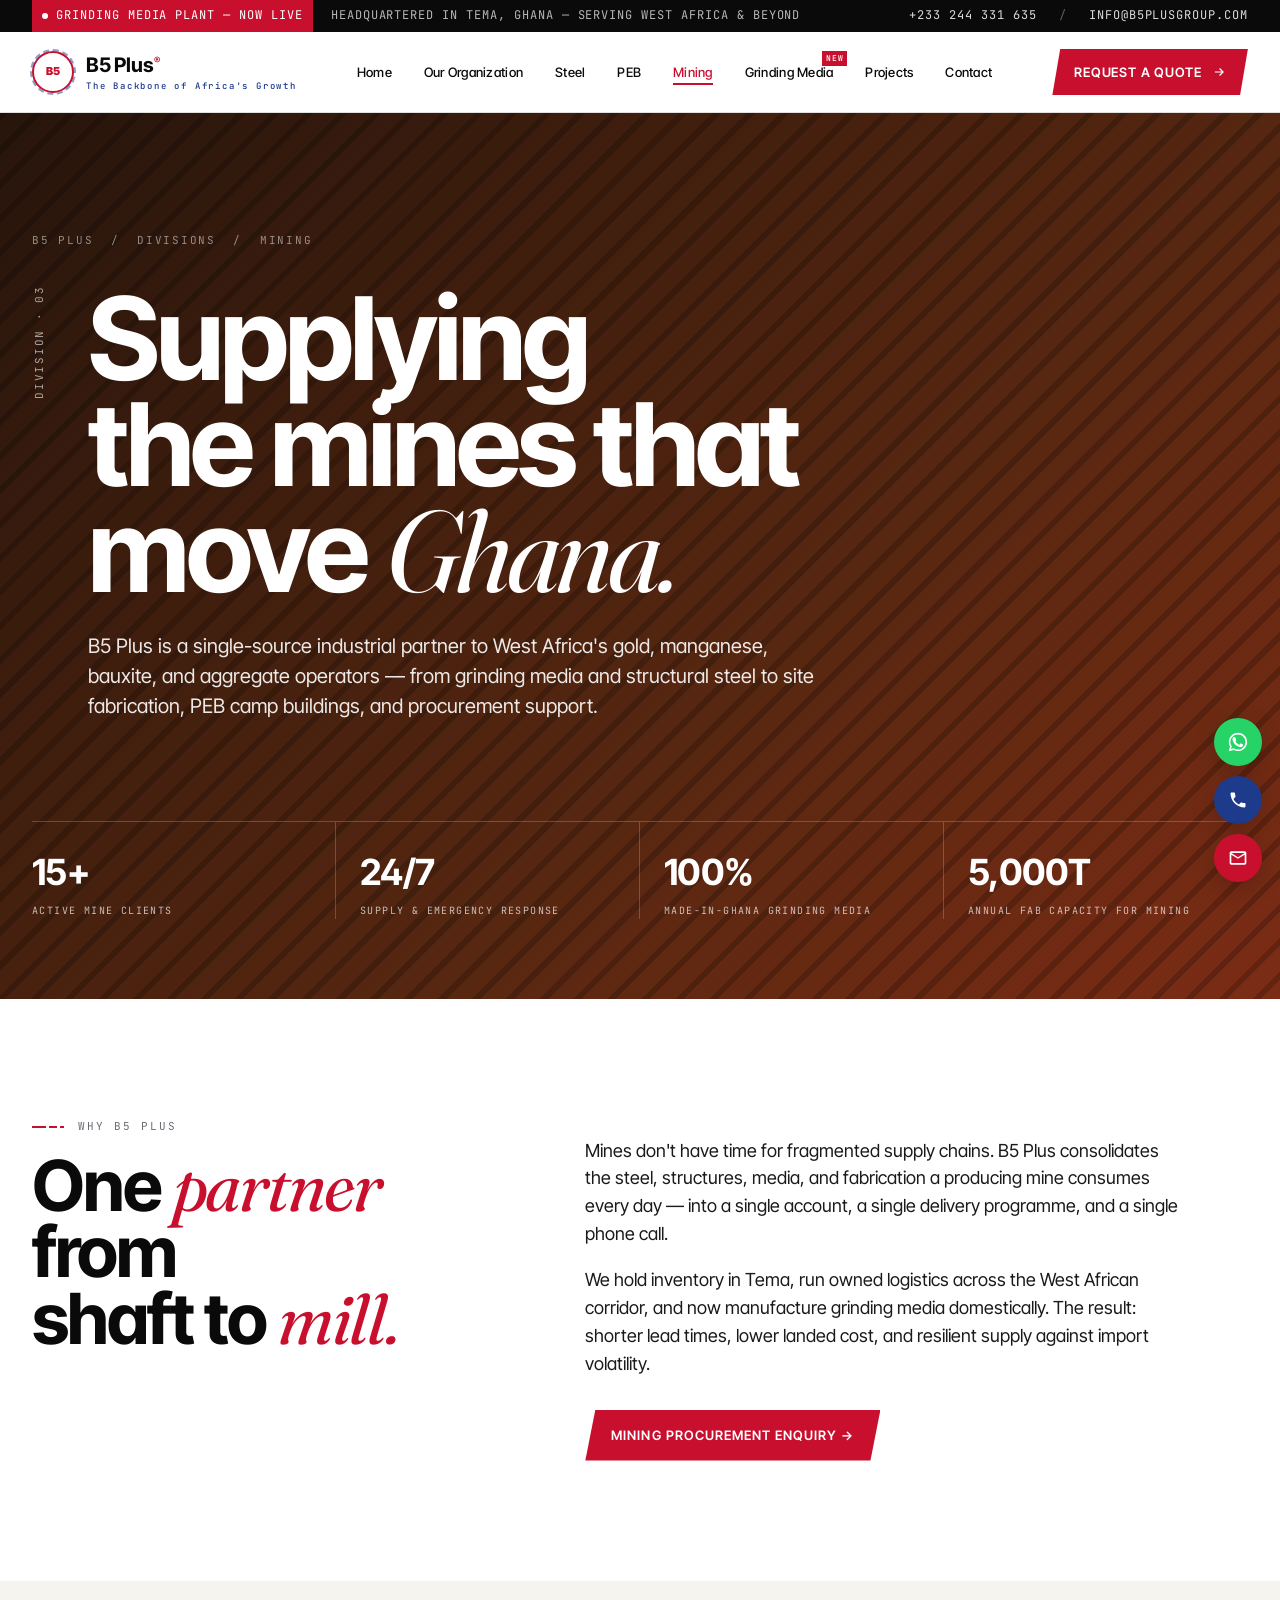
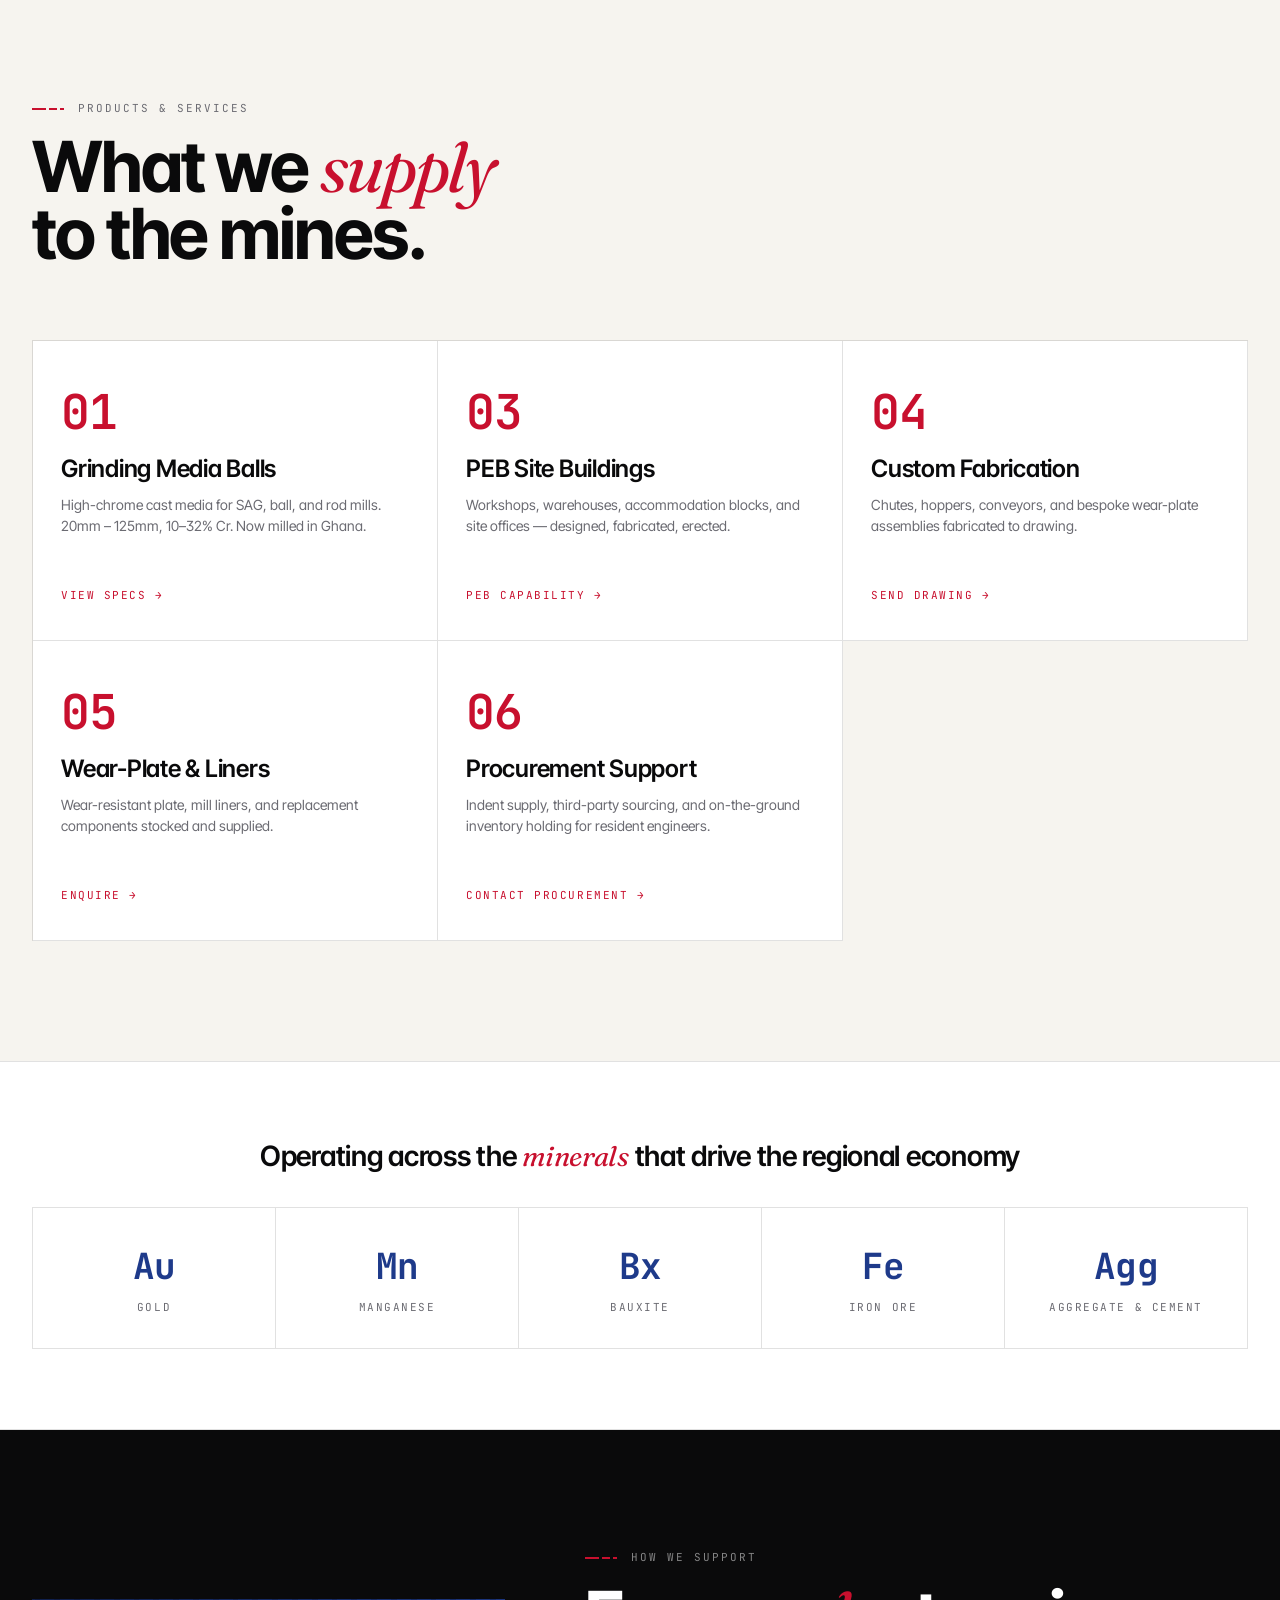
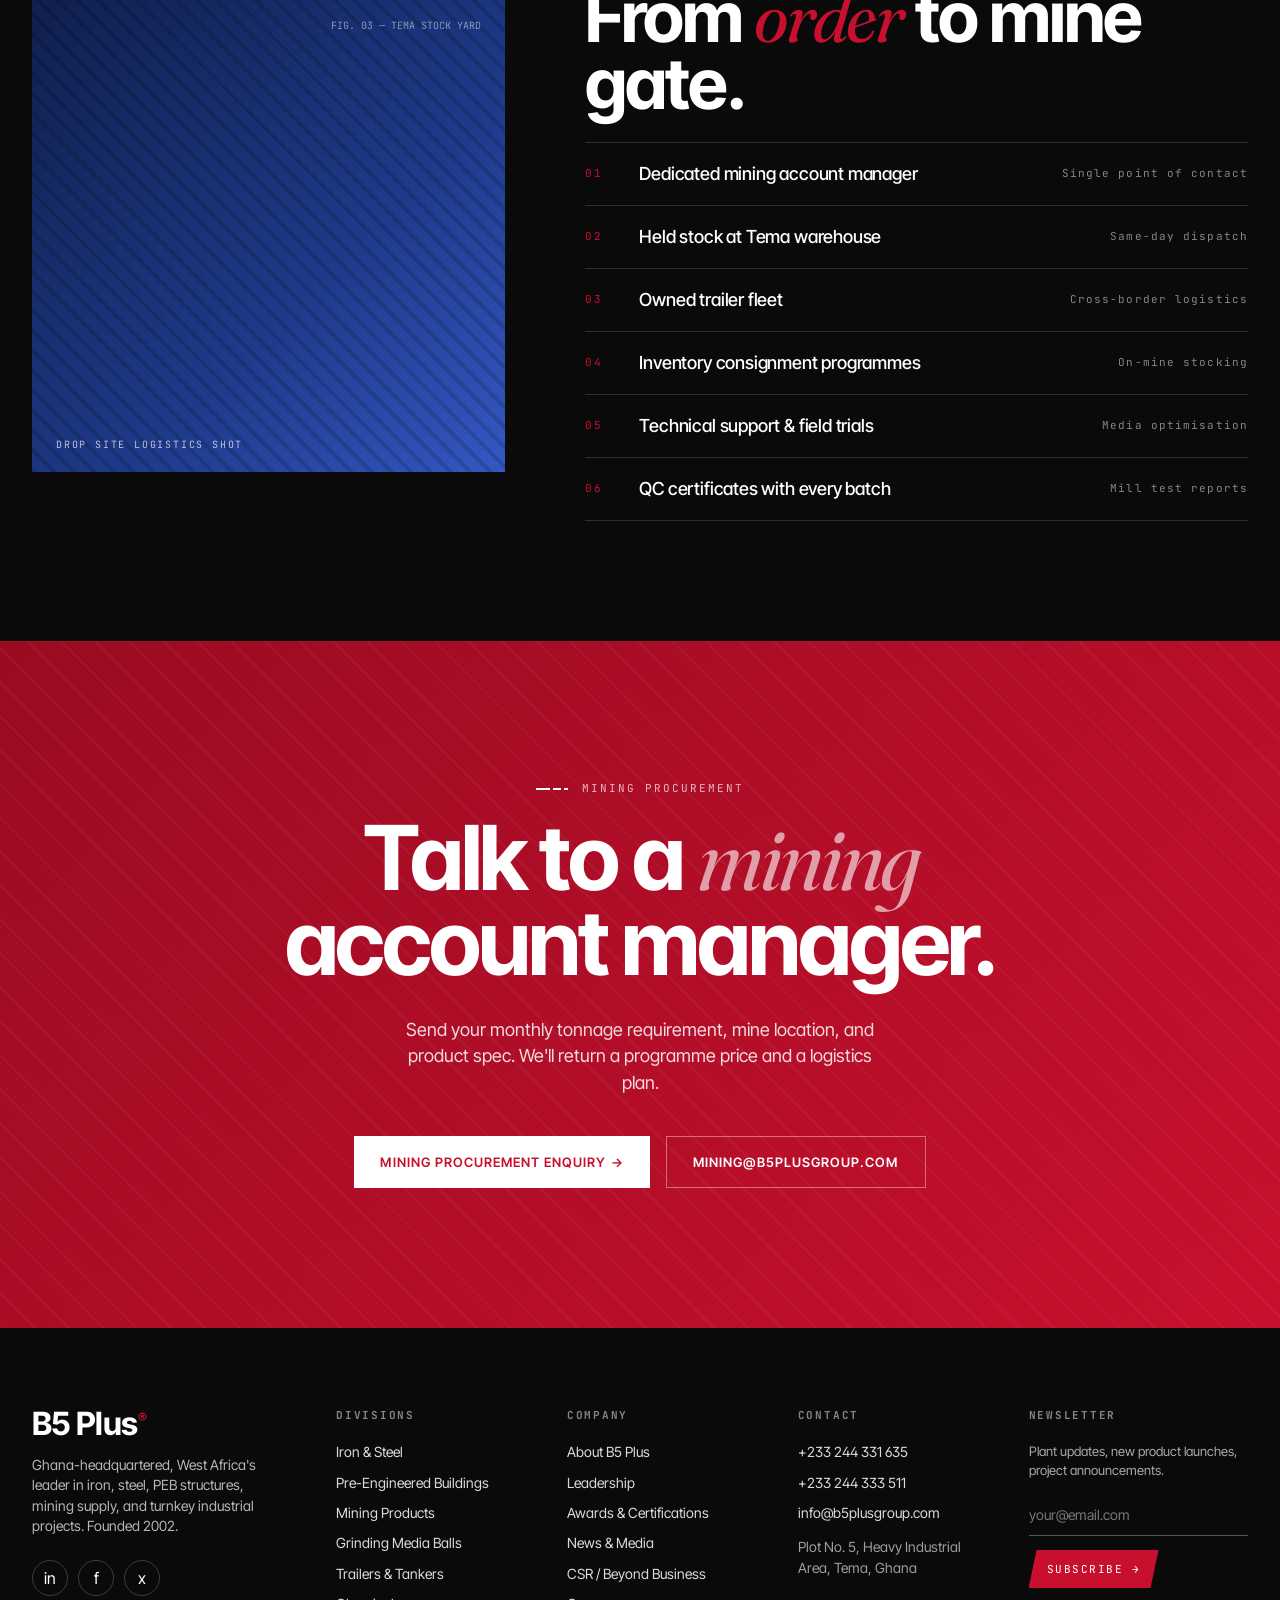
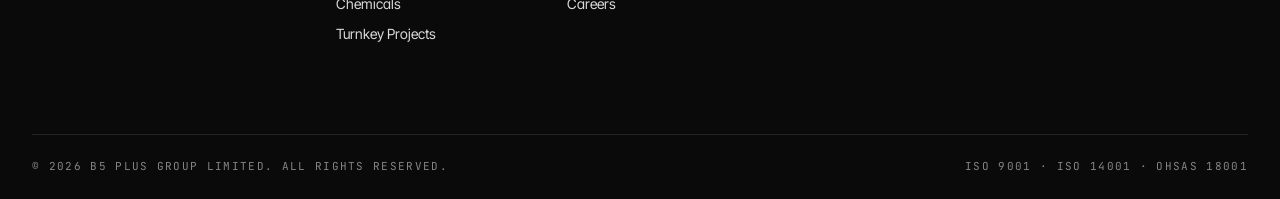
<file: pages/mining.html>
<!doctype html>
<html lang="en">
  <head>
    <meta charset="UTF-8" />
    <title>Mining Products & Services — B5 Plus Group</title>
    <meta
      name="description"
      content="B5 Plus is a single-source industrial partner for West Africa's gold, manganese, and bauxite mining operations — grinding media, structural steel, PEB site buildings, fabrication, and procurement."
    />
    <meta name="viewport" content="width=device-width,initial-scale=1" />
    <link
      href="https://fonts.googleapis.com/css2?family=Inter+Tight:wght@400;500;600;700;800&family=JetBrains+Mono:wght@400;500&family=Fraunces:opsz,wght@9..144,400;9..144,600&display=swap"
      rel="stylesheet"
    />
    <link rel="stylesheet" href="../assets/styles.css" />
    <style data-screen-label="Mining">
      .page-hero {
        background: #0a0a0b;
        color: #fff;
        padding: 120px 0 80px;
        position: relative;
        overflow: hidden;
      }
      .page-hero::before {
        content: "";
        position: absolute;
        inset: 0;
        background: linear-gradient(
          135deg,
          #3a1c0c 0%,
          #8a3a14 60%,
          #c8431c 100%
        );
        opacity: 0.6;
      }
      .page-hero::after {
        content: "";
        position: absolute;
        inset: 0;
        background: repeating-linear-gradient(
          135deg,
          rgba(0, 0, 0, 0.2) 0 6px,
          transparent 6px 24px
        );
      }
      .page-hero .wrap {
        position: relative;
        z-index: 2;
      }
      .page-hero .crumbs {
        font-family: var(--mono);
        font-size: 11px;
        letter-spacing: 0.16em;
        text-transform: uppercase;
        color: rgba(255, 255, 255, 0.5);
        margin-bottom: 36px;
      }
      .page-hero h1 {
        font-size: clamp(56px, 9vw, 140px);
        letter-spacing: -0.035em;
        line-height: 0.92;
        margin-bottom: 28px;
      }
      .page-hero h1 em {
        font-family: var(--serif);
        font-style: italic;
        color: #fff;
        font-weight: 400;
      }
      .page-hero .lede {
        max-width: 62ch;
        font-size: 20px;
        color: rgba(255, 255, 255, 0.9);
        line-height: 1.5;
      }
      .page-hero .meta {
        display: grid;
        grid-template-columns: repeat(4, 1fr);
        margin-top: 80px;
        border-top: 1px solid rgba(255, 255, 255, 0.2);
      }
      .page-hero .meta .it {
        padding: 24px 0 0;
        border-right: 1px solid rgba(255, 255, 255, 0.2);
        padding-right: 24px;
        padding-left: 24px;
      }
      .page-hero .meta .it:first-child {
        padding-left: 0;
      }
      .page-hero .meta .it:last-child {
        border-right: 0;
      }
      .page-hero .meta .v {
        font-size: 36px;
        font-weight: 700;
        letter-spacing: -0.02em;
      }
      .page-hero .meta .l {
        font-family: var(--mono);
        font-size: 10px;
        letter-spacing: 0.14em;
        text-transform: uppercase;
        color: rgba(255, 255, 255, 0.7);
        margin-top: 6px;
      }

      .section {
        padding: 120px 0;
        background: var(--paper);
      }
      .section.dark {
        background: var(--ink);
        color: #fff;
      }
      .section.white {
        background: #fff;
      }
      .section h2 {
        font-size: clamp(40px, 5.5vw, 84px);
        letter-spacing: -0.03em;
        line-height: 0.95;
        margin-bottom: 24px;
      }
      .section h2 em {
        font-family: var(--serif);
        font-style: italic;
        color: var(--b5-red);
        font-weight: 400;
      }
      .section p {
        font-size: 18px;
        line-height: 1.55;
        color: var(--ink-2);
        max-width: 60ch;
      }
      .section.dark p {
        color: rgba(255, 255, 255, 0.8);
      }

      .svc-grid {
        display: grid;
        grid-template-columns: repeat(3, 1fr);
        gap: 0;
        border-left: 1px solid var(--line);
        border-top: 1px solid var(--line);
      }
      .svc-card {
        padding: 36px 28px;
        border-right: 1px solid var(--line);
        border-bottom: 1px solid var(--line);
        background: #fff;
        min-height: 300px;
        display: flex;
        flex-direction: column;
        justify-content: space-between;
      }
      .svc-card .num {
        font-family: var(--mono);
        font-size: 48px;
        color: var(--b5-red);
        font-weight: 600;
        letter-spacing: -0.02em;
      }
      .svc-card h3 {
        font-size: 24px;
        font-weight: 600;
        margin: 8px 0 12px;
        letter-spacing: -0.01em;
        line-height: 1.15;
      }
      .svc-card p {
        font-size: 14px;
        color: var(--muted);
        line-height: 1.5;
        margin: 0;
      }
      .svc-card .arr {
        margin-top: 24px;
        font-family: var(--mono);
        font-size: 11px;
        letter-spacing: 0.14em;
        color: var(--b5-red);
        text-transform: uppercase;
      }

      .support-strip {
        display: grid;
        grid-template-columns: 1fr 1.4fr;
        gap: 80px;
        align-items: center;
      }
      .support-strip .visual {
        aspect-ratio: 1/1;
        background: linear-gradient(
          135deg,
          #0f1f4d 0%,
          #1e3a8a 60%,
          #3458c4 100%
        );
        position: relative;
        overflow: hidden;
      }
      .support-strip .visual::before {
        content: "";
        position: absolute;
        inset: 0;
        background: repeating-linear-gradient(
          45deg,
          rgba(0, 0, 0, 0.15) 0 4px,
          transparent 4px 14px
        );
      }
      .support-strip .visual .label {
        position: absolute;
        left: 24px;
        bottom: 20px;
        font-family: var(--mono);
        font-size: 10px;
        letter-spacing: 0.18em;
        text-transform: uppercase;
        color: rgba(255, 255, 255, 0.7);
      }
      .support-strip .visual .corner {
        position: absolute;
        top: 20px;
        right: 24px;
        font-family: var(--mono);
        font-size: 10px;
        color: rgba(255, 255, 255, 0.5);
      }
      .support-list {
        list-style: none;
        margin: 0;
        padding: 0;
      }
      .support-list li {
        padding: 18px 0;
        border-bottom: 1px solid rgba(255, 255, 255, 0.15);
        display: flex;
        justify-content: space-between;
        align-items: center;
        gap: 24px;
      }
      .support-list li:first-child {
        border-top: 1px solid rgba(255, 255, 255, 0.15);
      }
      .support-list .num {
        font-family: var(--mono);
        font-size: 11px;
        color: var(--b5-red);
        letter-spacing: 0.16em;
        flex-shrink: 0;
        min-width: 30px;
      }
      .support-list strong {
        font-size: 18px;
        font-weight: 500;
        letter-spacing: -0.01em;
        flex: 1;
      }
      .support-list .det {
        font-family: var(--mono);
        font-size: 11px;
        color: rgba(255, 255, 255, 0.5);
        letter-spacing: 0.1em;
        text-align: right;
      }

      .minerals-strip {
        padding: 80px 0;
        background: #fff;
        border-top: 1px solid var(--line);
        border-bottom: 1px solid var(--line);
      }
      .minerals-strip h3 {
        font-size: 28px;
        font-weight: 600;
        letter-spacing: -0.01em;
        margin-bottom: 36px;
        text-align: center;
      }
      .minerals-strip h3 em {
        font-family: var(--serif);
        font-style: italic;
        color: var(--b5-red);
        font-weight: 400;
      }
      .minerals-grid {
        display: grid;
        grid-template-columns: repeat(5, 1fr);
        gap: 0;
        border-top: 1px solid var(--line);
        border-left: 1px solid var(--line);
      }
      .mineral {
        padding: 32px 20px;
        border-right: 1px solid var(--line);
        border-bottom: 1px solid var(--line);
        text-align: center;
      }
      .mineral .sym {
        font-size: 36px;
        font-weight: 700;
        letter-spacing: -0.02em;
        color: var(--b5-blue);
        font-family: var(--mono);
      }
      .mineral .name {
        font-family: var(--mono);
        font-size: 11px;
        letter-spacing: 0.14em;
        text-transform: uppercase;
        color: var(--muted);
        margin-top: 8px;
      }

      .cta-band {
        padding: 140px 0;
        background: linear-gradient(135deg, #9a0b22 0%, #c8102e 100%);
        color: #fff;
        text-align: center;
        position: relative;
        overflow: hidden;
      }
      .cta-band::before {
        content: "";
        position: absolute;
        inset: 0;
        background-image: repeating-linear-gradient(
          45deg,
          rgba(255, 255, 255, 0.04) 0 2px,
          transparent 2px 24px
        );
      }
      .cta-band .wrap {
        position: relative;
      }
      .cta-band h2 {
        font-size: clamp(48px, 7vw, 108px);
        letter-spacing: -0.035em;
        margin-bottom: 32px;
        line-height: 0.95;
      }
      .cta-band h2 em {
        font-family: var(--serif);
        font-style: italic;
        font-weight: 400;
        color: rgba(255, 255, 255, 0.6);
      }
      .cta-band .ctas {
        display: flex;
        gap: 16px;
        justify-content: center;
        flex-wrap: wrap;
      }

      @media (max-width: 1024px) {
        .svc-grid {
          grid-template-columns: 1fr 1fr;
        }
        .minerals-grid {
          grid-template-columns: 1fr 1fr 1fr;
        }
        .support-strip {
          grid-template-columns: 1fr;
          gap: 48px;
        }
        .page-hero .meta {
          grid-template-columns: 1fr 1fr;
        }
        .b5-header ul.menu {
          display: none;
        }
      }
      @media (max-width: 640px) {
        .svc-grid,
        .minerals-grid,
        .page-hero .meta {
          grid-template-columns: 1fr;
        }
      }
    </style>
  </head>
  <body>
    <div id="b5-header"></div>

    <section class="page-hero">
      <div class="wrap">
        <div class="crumbs">
          <a href="../index.html">B5 Plus</a> &nbsp;/&nbsp; Divisions
          &nbsp;/&nbsp; Mining
        </div>
        <div
          style="
            display: grid;
            grid-template-columns: auto 1fr;
            gap: 40px;
            align-items: end;
          "
        >
          <div
            style="
              font-family: var(--mono);
              font-size: 11px;
              letter-spacing: 0.16em;
              color: rgba(255, 255, 255, 0.6);
              writing-mode: vertical-rl;
              transform: rotate(180deg);
              align-self: start;
              padding-top: 12px;
            "
          >
            DIVISION · 03
          </div>
          <div>
            <h1>Supplying<br />the mines that<br />move <em>Ghana.</em></h1>
            <p class="lede">
              B5 Plus is a single-source industrial partner to West Africa's
              gold, manganese, bauxite, and aggregate operators — from grinding
              media and structural steel to site fabrication, PEB camp
              buildings, and procurement support.
            </p>
          </div>
        </div>
        <div class="meta">
          <div class="it">
            <div class="v">15+</div>
            <div class="l">Active mine clients</div>
          </div>
          <div class="it">
            <div class="v">24/7</div>
            <div class="l">Supply &amp; emergency response</div>
          </div>
          <div class="it">
            <div class="v">100%</div>
            <div class="l">Made-in-Ghana grinding media</div>
          </div>
          <div class="it">
            <div class="v">5,000T</div>
            <div class="l">Annual fab capacity for mining</div>
          </div>
        </div>
      </div>
    </section>

    <section class="section white">
      <div class="wrap">
        <div
          style="
            display: grid;
            grid-template-columns: 1fr 1.4fr;
            gap: 80px;
            align-items: start;
          "
        >
          <div>
            <div class="eyebrow">
              <span class="bars"><i></i><i></i><i></i></span> Why B5 Plus
            </div>
            <h2>One <em>partner</em> from<br />shaft to <em>mill.</em></h2>
          </div>
          <div>
            <p>
              Mines don't have time for fragmented supply chains. B5 Plus
              consolidates the steel, structures, media, and fabrication a
              producing mine consumes every day — into a single account, a
              single delivery programme, and a single phone call.
            </p>
            <p style="margin-top: 18px">
              We hold inventory in Tema, run owned logistics across the West
              African corridor, and now manufacture grinding media domestically.
              The result: shorter lead times, lower landed cost, and resilient
              supply against import volatility.
            </p>
            <div
              style="
                margin-top: 32px;
                display: flex;
                gap: 14px;
                flex-wrap: wrap;
              "
            >
              <a class="btn btn-red" href="mailto:mining@b5plusgroup.com"
                >Mining Procurement Enquiry →</a
              >
            </div>
          </div>
        </div>
      </div>
    </section>

    <section class="section">
      <div class="wrap">
        <div
          style="
            display: flex;
            justify-content: space-between;
            align-items: flex-end;
            gap: 40px;
            margin-bottom: 48px;
            flex-wrap: wrap;
          "
        >
          <div>
            <div class="eyebrow">
              <span class="bars"><i></i><i></i><i></i></span> Products &amp;
              Services
            </div>
            <h2>What we <em>supply</em><br />to the mines.</h2>
          </div>
        </div>
        <div class="svc-grid">
          <a href="grinding-media.html" class="svc-card">
            <div>
              <span class="num">01</span>
              <h3>Grinding Media Balls</h3>
              <p>
                High-chrome cast media for SAG, ball, and rod mills. 20mm –
                125mm, 10–32% Cr. Now milled in Ghana.
              </p>
            </div>
            <span class="arr">View Specs →</span>
          </a>

          <a href="peb.html" class="svc-card">
            <div>
              <span class="num">03</span>
              <h3>PEB Site Buildings</h3>
              <p>
                Workshops, warehouses, accommodation blocks, and site offices —
                designed, fabricated, erected.
              </p>
            </div>
            <span class="arr">PEB Capability →</span>
          </a>
          <div class="svc-card">
            <div>
              <span class="num">04</span>
              <h3>Custom Fabrication</h3>
              <p>
                Chutes, hoppers, conveyors, and bespoke wear-plate assemblies
                fabricated to drawing.
              </p>
            </div>
            <span class="arr">Send Drawing →</span>
          </div>
          <div class="svc-card">
            <div>
              <span class="num">05</span>
              <h3>Wear-Plate &amp; Liners</h3>
              <p>
                Wear-resistant plate, mill liners, and replacement components
                stocked and supplied.
              </p>
            </div>
            <span class="arr">Enquire →</span>
          </div>
          <div class="svc-card">
            <div>
              <span class="num">06</span>
              <h3>Procurement Support</h3>
              <p>
                Indent supply, third-party sourcing, and on-the-ground inventory
                holding for resident engineers.
              </p>
            </div>
            <span class="arr">Contact Procurement →</span>
          </div>
        </div>
      </div>
    </section>

    <section class="minerals-strip">
      <div class="wrap">
        <h3>
          Operating across the <em>minerals</em> that drive the regional economy
        </h3>
        <div class="minerals-grid">
          <div class="mineral">
            <div class="sym">Au</div>
            <div class="name">Gold</div>
          </div>
          <div class="mineral">
            <div class="sym">Mn</div>
            <div class="name">Manganese</div>
          </div>
          <div class="mineral">
            <div class="sym">Bx</div>
            <div class="name">Bauxite</div>
          </div>
          <div class="mineral">
            <div class="sym">Fe</div>
            <div class="name">Iron Ore</div>
          </div>
          <div class="mineral">
            <div class="sym">Agg</div>
            <div class="name">Aggregate &amp; Cement</div>
          </div>
        </div>
      </div>
    </section>

    <section class="section dark">
      <div class="wrap">
        <div class="support-strip">
          <div class="visual">
            <span class="corner">FIG. 03 — TEMA STOCK YARD</span>
            <span class="label">Drop site logistics shot</span>
          </div>
          <div>
            <div class="eyebrow" style="color: rgba(255, 255, 255, 0.5)">
              <span class="bars"><i></i><i></i><i></i></span> How we support
            </div>
            <h2 style="color: #fff">From <em>order</em> to mine gate.</h2>
            <ul class="support-list">
              <li>
                <span class="num">01</span
                ><strong>Dedicated mining account manager</strong
                ><span class="det">Single point of contact</span>
              </li>
              <li>
                <span class="num">02</span
                ><strong>Held stock at Tema warehouse</strong
                ><span class="det">Same-day dispatch</span>
              </li>
              <li>
                <span class="num">03</span><strong>Owned trailer fleet</strong
                ><span class="det">Cross-border logistics</span>
              </li>
              <li>
                <span class="num">04</span
                ><strong>Inventory consignment programmes</strong
                ><span class="det">On-mine stocking</span>
              </li>
              <li>
                <span class="num">05</span
                ><strong>Technical support &amp; field trials</strong
                ><span class="det">Media optimisation</span>
              </li>
              <li>
                <span class="num">06</span
                ><strong>QC certificates with every batch</strong
                ><span class="det">Mill test reports</span>
              </li>
            </ul>
          </div>
        </div>
      </div>
    </section>

    <section class="cta-band">
      <div class="wrap">
        <div
          class="eyebrow"
          style="justify-content: center; color: rgba(255, 255, 255, 0.7)"
        >
          <span class="bars"
            ><i style="background: #fff"></i><i style="background: #fff"></i
            ><i style="background: #fff"></i
          ></span>
          Mining Procurement
        </div>
        <h2>Talk to a <em>mining</em><br />account manager.</h2>
        <p
          style="
            font-size: 18px;
            color: rgba(255, 255, 255, 0.85);
            max-width: 50ch;
            margin: 0 auto 40px;
          "
        >
          Send your monthly tonnage requirement, mine location, and product
          spec. We'll return a programme price and a logistics plan.
        </p>
        <div class="ctas">
          <a
            class="btn"
            style="background: #fff; color: var(--b5-red)"
            href="mailto:mining@b5plusgroup.com"
            >Mining Procurement Enquiry →</a
          >
          <a class="btn btn-ghost" href="mailto:mining@b5plusgroup.com"
            >mining@b5plusgroup.com</a
          >
        </div>
      </div>
    </section>

    <div id="b5-footer"></div>

    <script src="../assets/include.js"></script>
    <script>
      b5Include("#b5-header", "#b5-footer", "../");
    </script>
  </body>
</html>
</file>
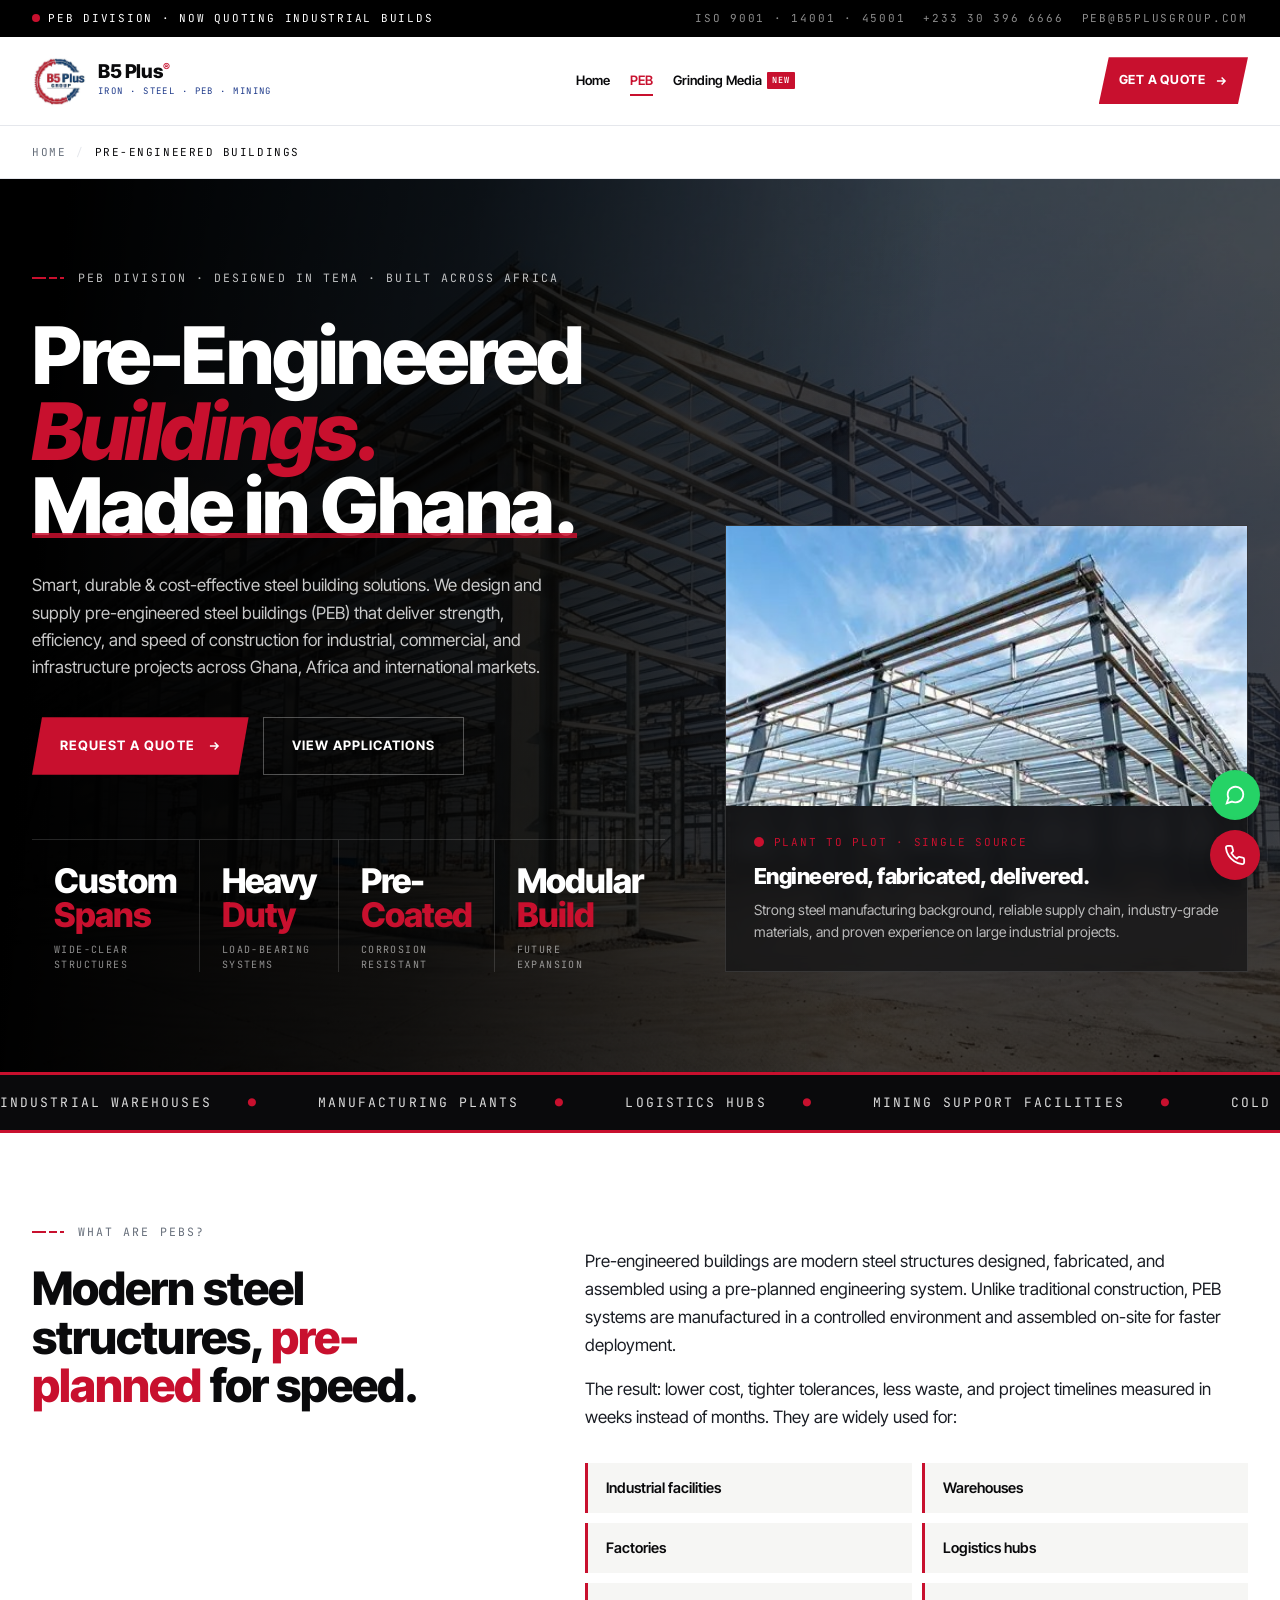
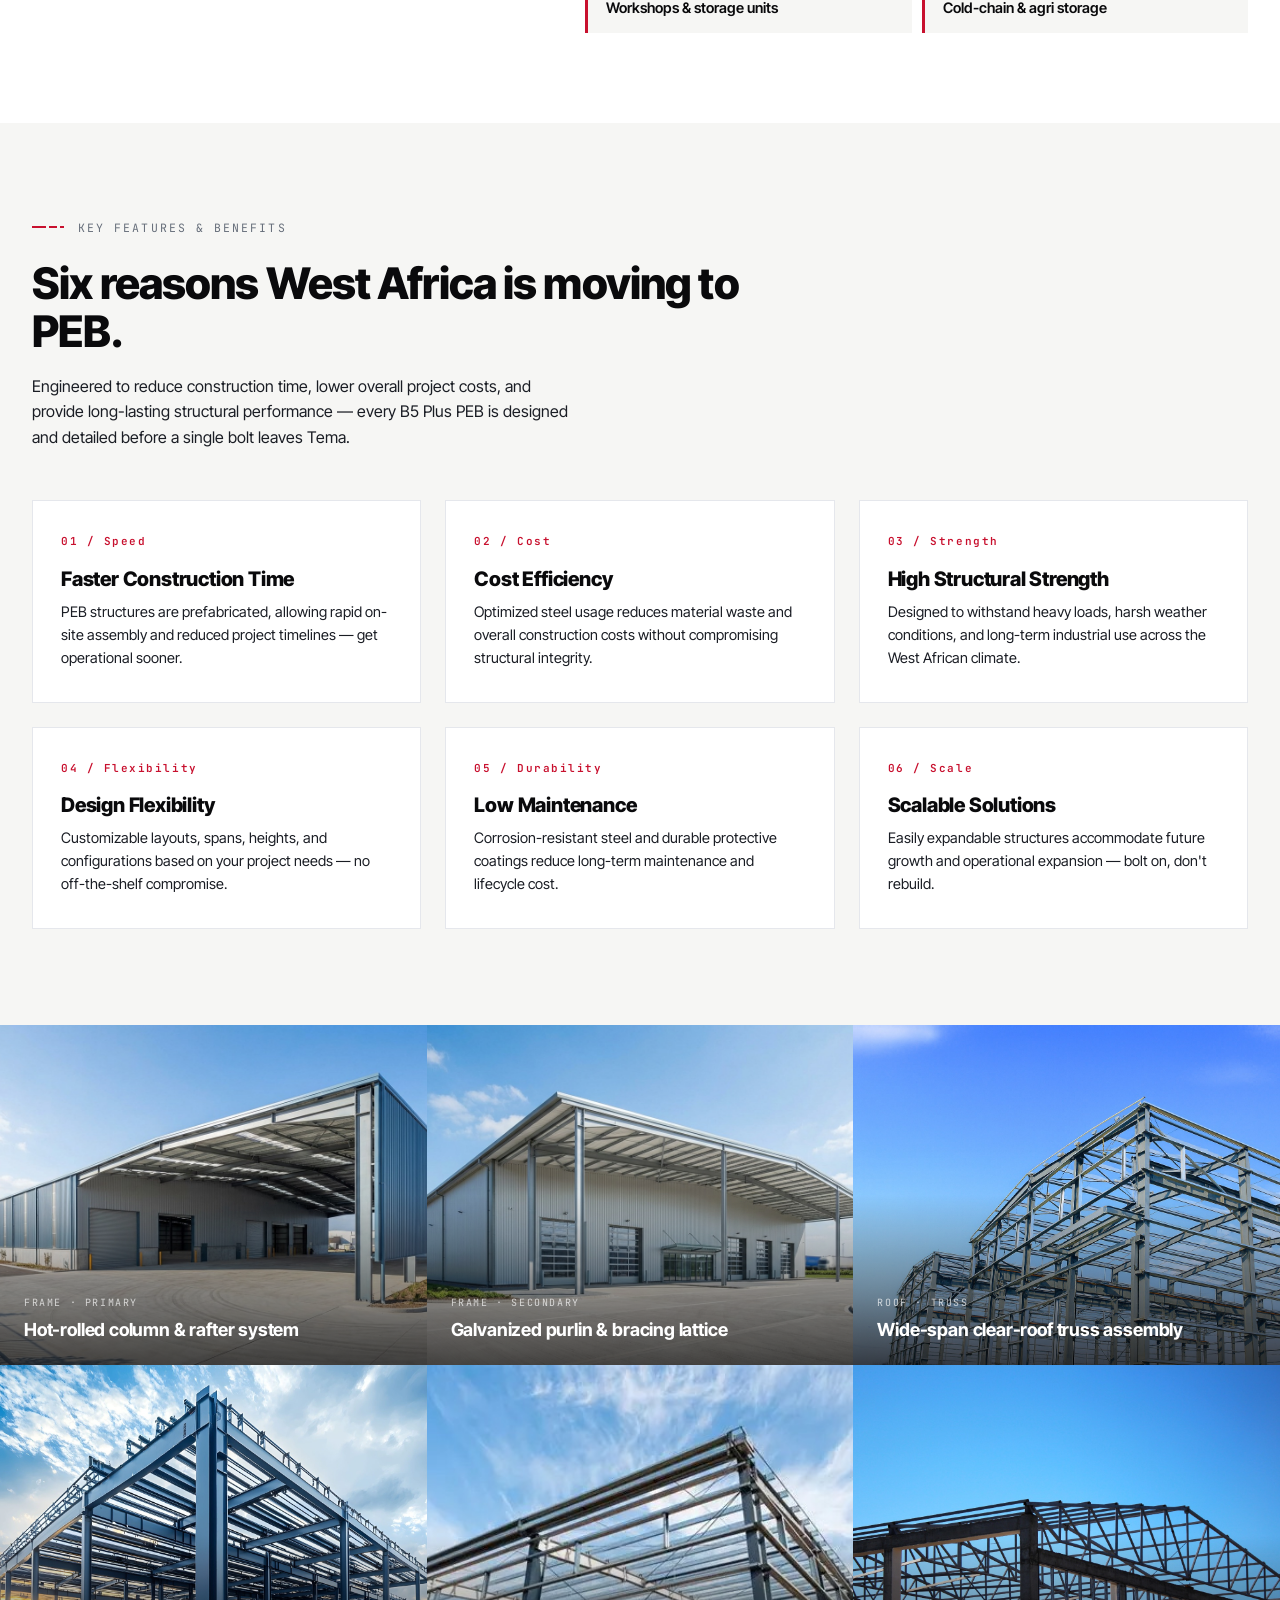
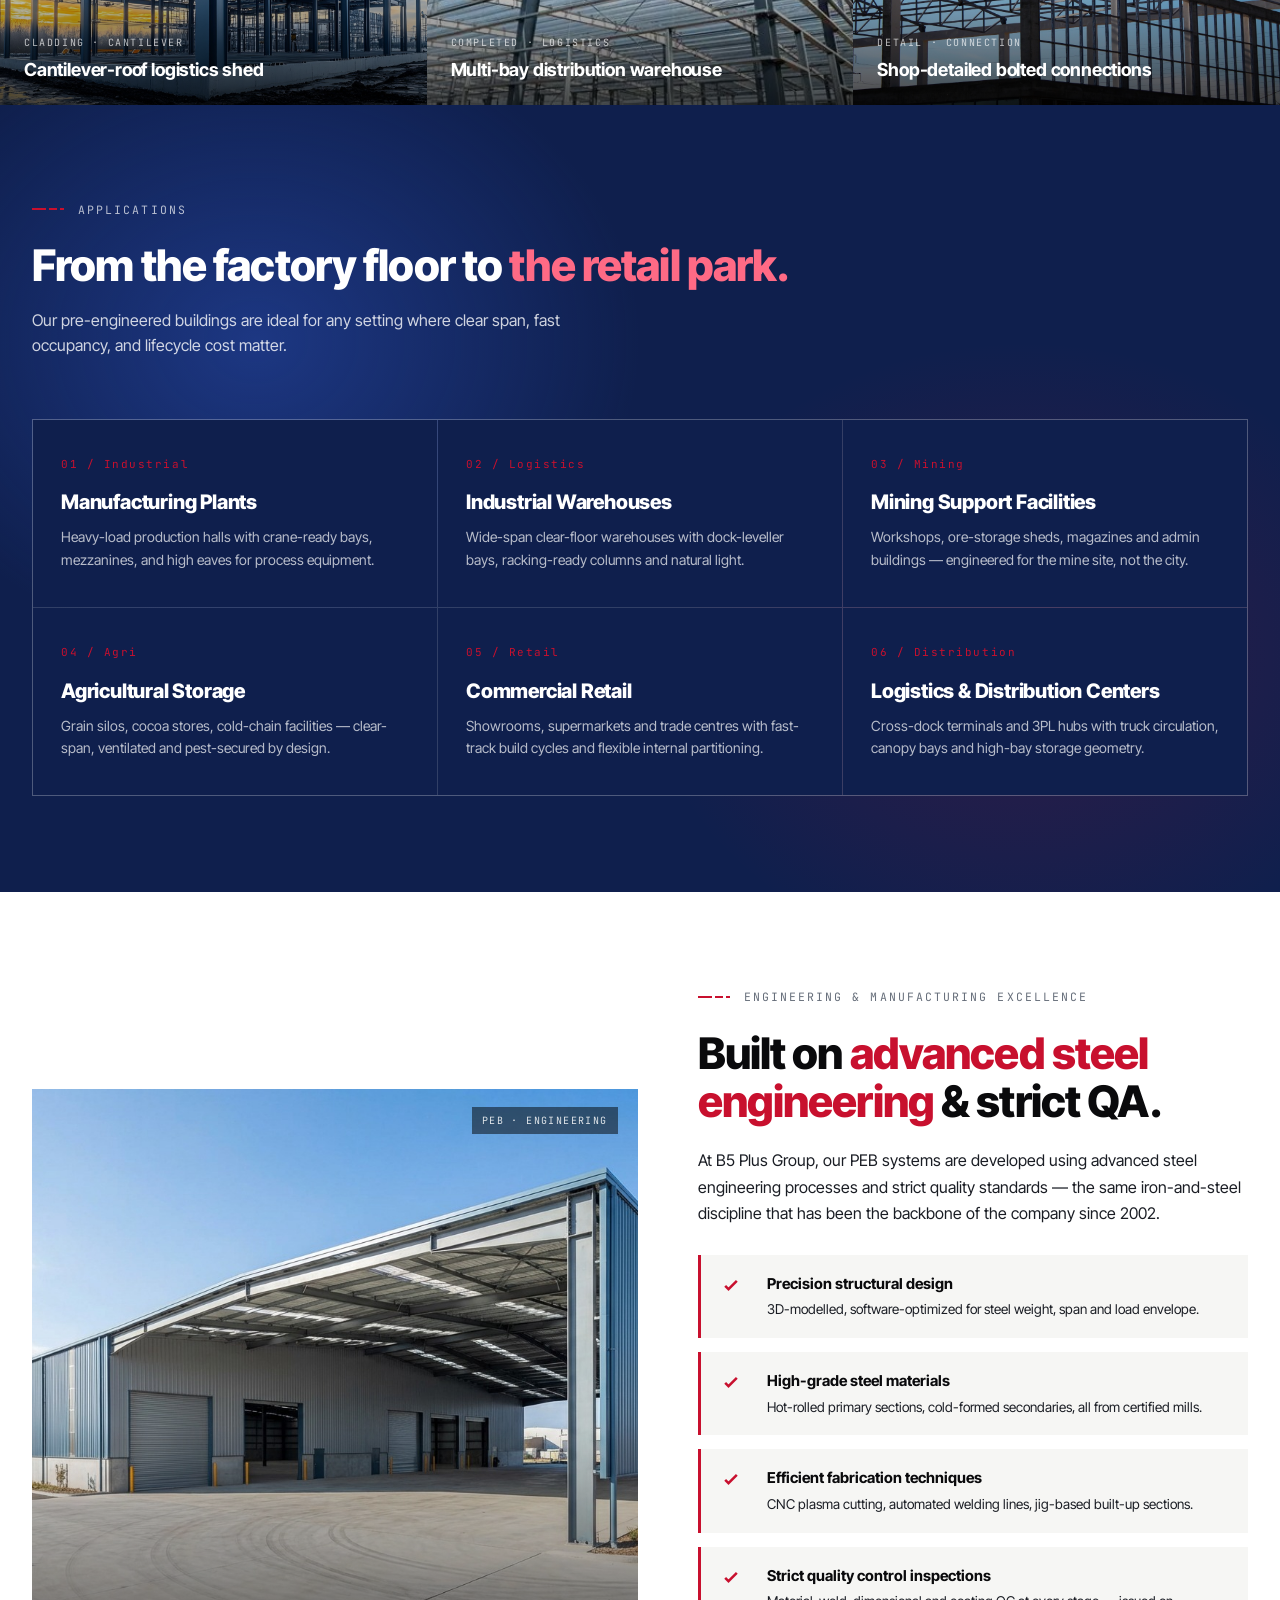
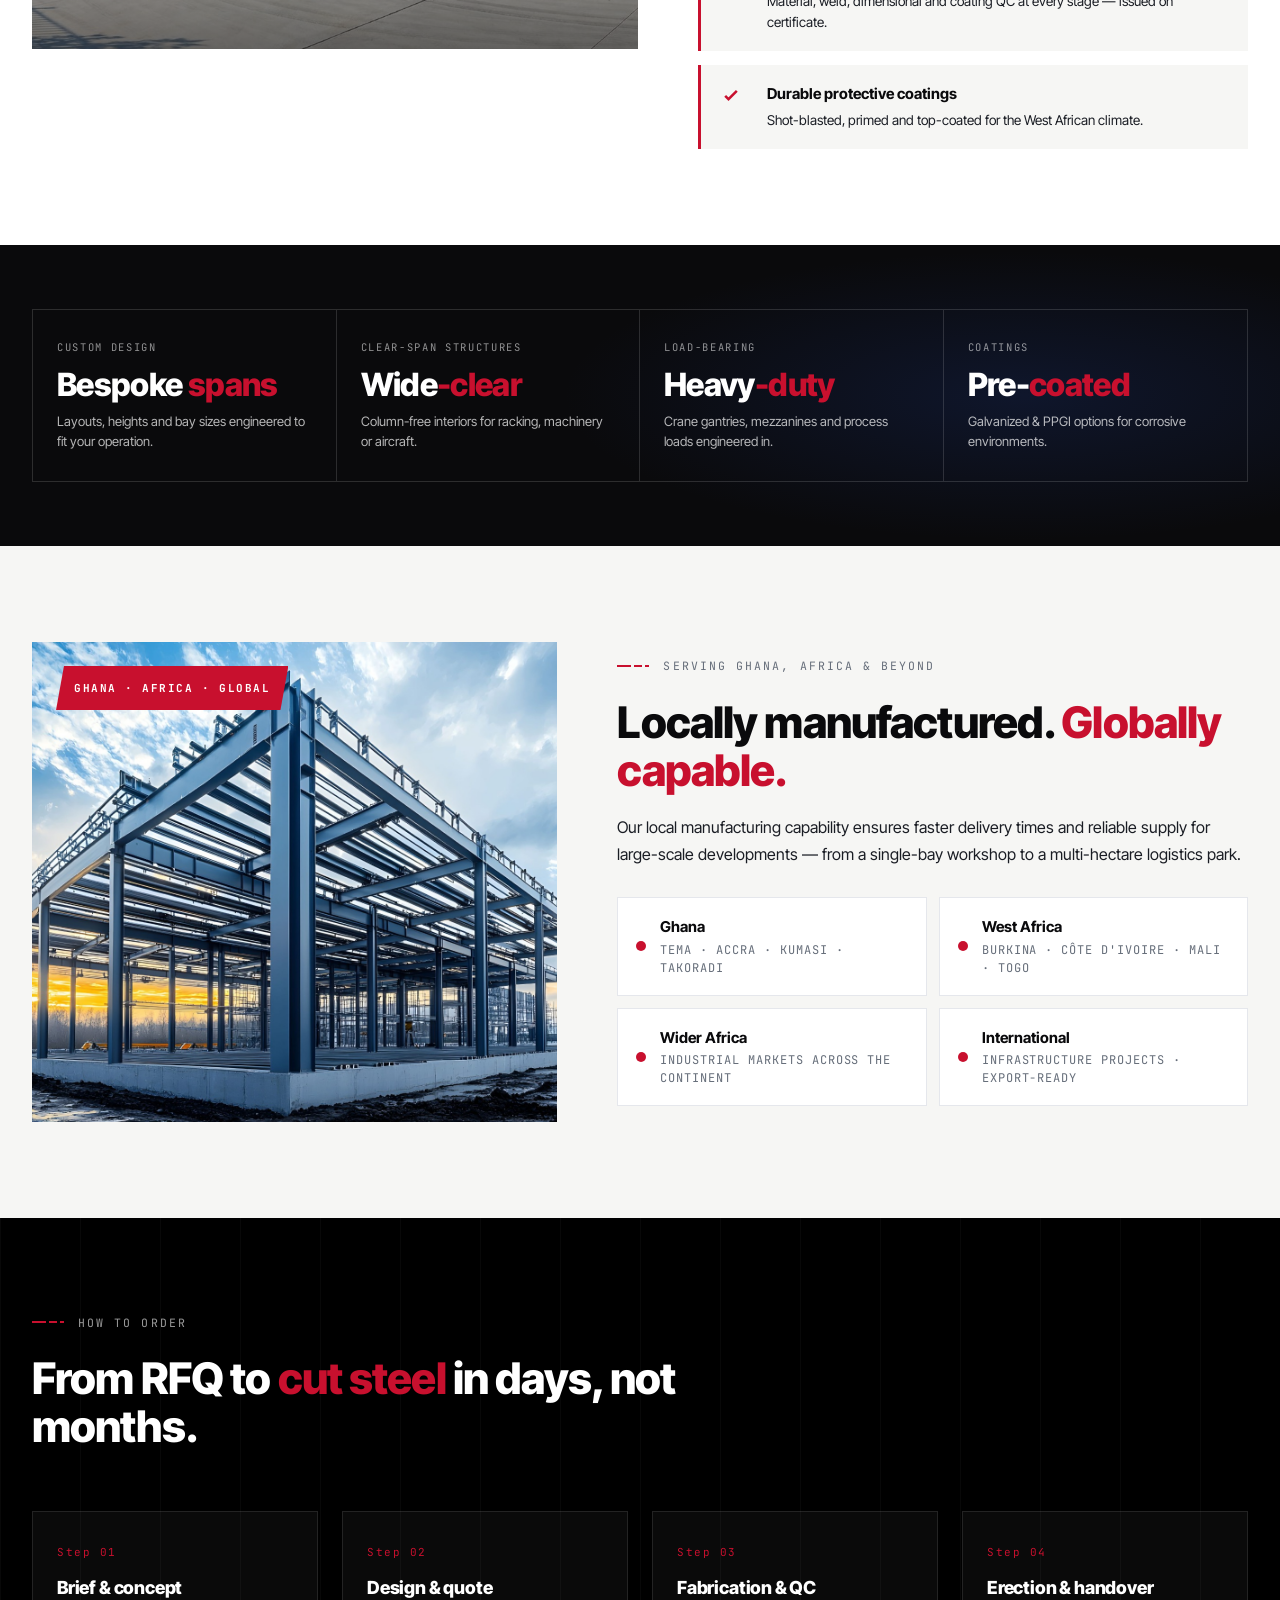
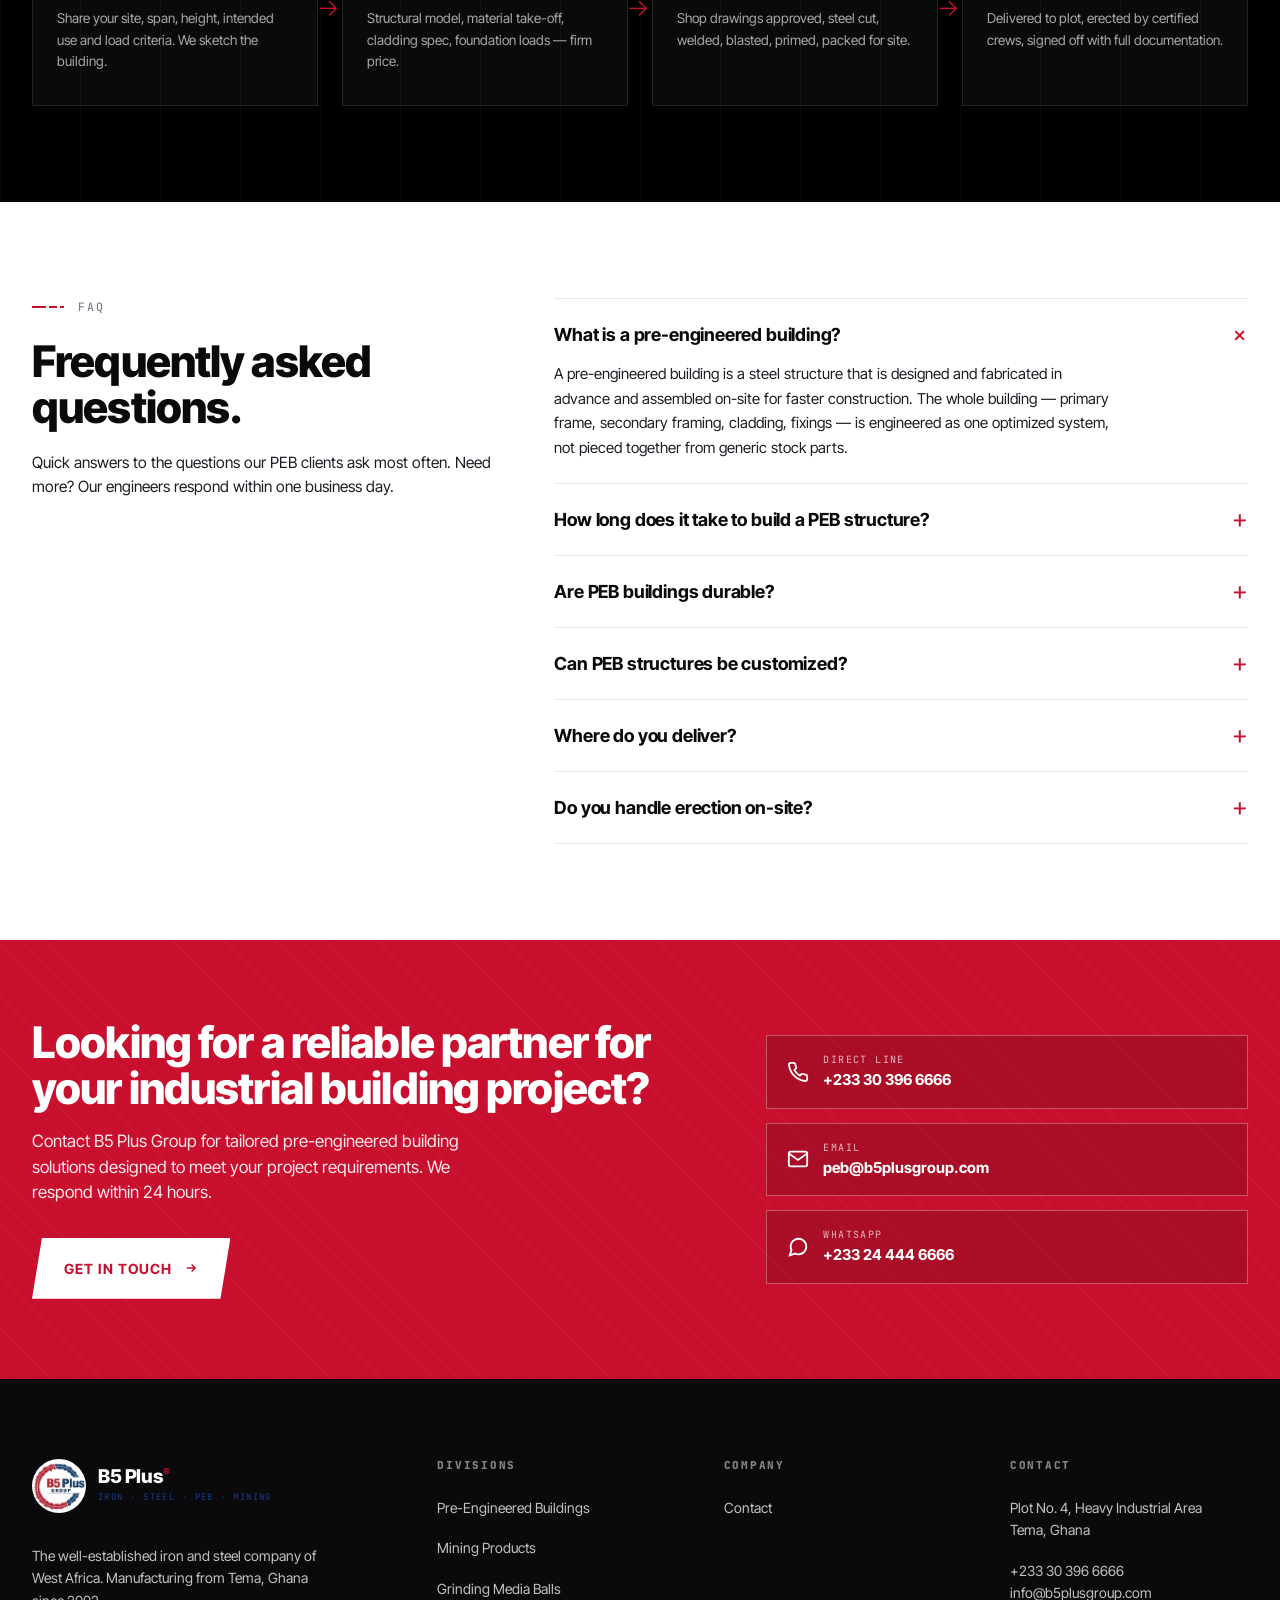
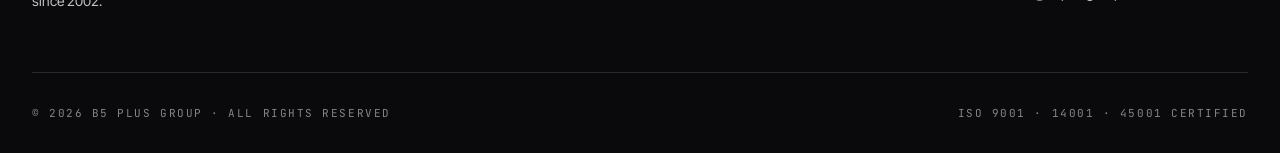
<file: pages/peb.html>
<!doctype html>
<html lang="en">
  <head>
    <meta charset="UTF-8" />
    <meta name="viewport" content="width=device-width, initial-scale=1.0" />
    <title>
      Pre-Engineered Buildings in Ghana | Steel PEB Solutions | B5 Plus Group
    </title>
    <meta
      name="description"
      content="High-quality pre-engineered steel buildings in Ghana for industrial, commercial, and warehousing applications. Durable, cost-effective, and fast to construct."
    />

    <link rel="preconnect" href="https://fonts.googleapis.com" />
    <link rel="preconnect" href="https://fonts.gstatic.com" crossorigin />
    <link
      href="https://fonts.googleapis.com/css2?family=Inter+Tight:wght@400;500;600;700;800;900&family=JetBrains+Mono:wght@400;500;600&display=swap"
      rel="stylesheet"
    />

    <style>
      :root {
        --red: #c8102e;
        --red-2: #9a0b22;
        --red-3: #5a0712;
        --blue: #1e3a8a;
        --blue-2: #0f1f4d;
        --blue-3: #2a4fb8;
        --ink: #0a0a0c;
        --ink-2: #1a1d24;
        --ink-3: #3a3f4a;
        --muted: #666e7a;
        --line: #e5e7ec;
        --bg: #f6f6f4;
        --sans: "Inter Tight", "Inter", system-ui, -apple-system, sans-serif;
        --mono: "JetBrains Mono", ui-monospace, monospace;
      }
      *,
      *::before,
      *::after {
        box-sizing: border-box;
      }
      html,
      body {
        margin: 0;
        padding: 0;
        overflow-x: hidden;
        max-width: 100%;
      }
      body {
        font-family: var(--sans);
        color: var(--ink);
        background: #fff;
        line-height: 1.5;
        -webkit-font-smoothing: antialiased;
        text-rendering: optimizeLegibility;
        overflow-x: hidden;
      }
      a {
        color: inherit;
        text-decoration: none;
      }
      img {
        max-width: 100%;
        display: block;
      }
      h1,
      h2,
      h3,
      h4,
      h5 {
        font-family: var(--sans);
        font-weight: 800;
        letter-spacing: -0.02em;
        margin: 0;
        line-height: 1.1;
      }
      p {
        margin: 0;
      }
      .wrap {
        max-width: 1280px;
        margin: 0 auto;
        padding: 0 32px;
      }
      @media (max-width: 640px) {
        .wrap {
          padding: 0 20px;
        }
      }

      /* ANN */
      .ann {
        background: #000;
        color: #fff;
        font-family: var(--mono);
        font-size: 11px;
        letter-spacing: 0.16em;
        text-transform: uppercase;
      }
      .ann .row {
        display: flex;
        align-items: center;
        justify-content: space-between;
        gap: 18px;
        padding: 10px 0;
        flex-wrap: wrap;
      }
      .ann .pulse {
        display: inline-flex;
        align-items: center;
        gap: 8px;
      }
      .ann .pulse i {
        width: 8px;
        height: 8px;
        background: var(--red);
        border-radius: 50%;
        animation: pulse 1.6s infinite;
      }
      @keyframes pulse {
        0%,
        100% {
          opacity: 1;
          transform: scale(1);
        }
        50% {
          opacity: 0.4;
          transform: scale(0.85);
        }
      }
      .ann .meta {
        color: rgba(255, 255, 255, 0.55);
        display: flex;
        gap: 18px;
      }
      @media (max-width: 640px) {
        .ann .meta {
          display: none;
        }
      }

      /* HEADER */
      header.site {
        position: sticky;
        top: 0;
        z-index: 60;
        background: #fff;
        border-bottom: 1px solid var(--line);
      }
      header.site .bar {
        display: flex;
        align-items: center;
        justify-content: space-between;
        height: 88px;
        gap: 16px;
      }
      .logo {
        display: flex;
        align-items: center;
        gap: 12px;
        flex-shrink: 0;
      }
      .logo .mark {
        width: 54px;
        height: 54px;
        border-radius: 50%;
        background: #fff;
        overflow: hidden;
        flex-shrink: 0;
        display: grid;
        place-items: center;
      }
      .logo .mark img {
        width: 100%;
        height: 100%;
        object-fit: cover;
        display: block;
      }
      .logo .name {
        font-weight: 800;
        font-size: 19px;
        letter-spacing: -0.02em;
        line-height: 1;
        white-space: nowrap;
      }
      .logo .name sup {
        color: var(--red);
        font-size: 11px;
        margin-left: 1px;
      }
      .logo .tag {
        font-family: var(--mono);
        font-size: 9px;
        letter-spacing: 0.16em;
        color: var(--blue);
        text-transform: uppercase;
        margin-top: 4px;
        white-space: nowrap;
      }
      nav.menu {
        display: flex;
        align-items: center;
        gap: 0;
      }
      nav.menu a {
        display: inline-flex;
        align-items: center;
        gap: 5px;
        padding: 10px 10px;
        font-size: 13px;
        font-weight: 600;
        color: var(--ink);
        position: relative;
        white-space: nowrap;
      }
      nav.menu a:hover {
        color: var(--red);
      }
      nav.menu a.active {
        color: var(--red);
      }
      nav.menu a.active::after {
        content: "";
        position: absolute;
        left: 10px;
        right: 10px;
        bottom: 4px;
        height: 2px;
        background: var(--red);
      }
      nav.menu a .pill {
        font-family: var(--mono);
        font-size: 8.5px;
        background: var(--red);
        color: #fff;
        padding: 2px 5px;
        letter-spacing: 0.12em;
        border-radius: 1px;
      }
      .quote-cta {
        display: inline-flex;
        align-items: center;
        gap: 8px;
        background: var(--red);
        color: #fff;
        padding: 14px 20px;
        font-weight: 700;
        font-size: 12.5px;
        letter-spacing: 0.06em;
        text-transform: uppercase;
        clip-path: polygon(10px 0, 100% 0, calc(100% - 10px) 100%, 0 100%);
        transition: background 0.2s;
        flex-shrink: 0;
        white-space: nowrap;
      }
      .quote-cta:hover {
        background: var(--ink);
      }
      .menu-toggle {
        display: none;
        width: 44px;
        height: 44px;
        align-items: center;
        justify-content: center;
        background: transparent;
        border: 1px solid var(--line);
        cursor: pointer;
        flex-shrink: 0;
      }
      .menu-toggle span {
        width: 20px;
        height: 2px;
        background: var(--ink);
        position: relative;
        transition: all 0.2s;
      }
      .menu-toggle span::before,
      .menu-toggle span::after {
        content: "";
        position: absolute;
        left: 0;
        width: 20px;
        height: 2px;
        background: var(--ink);
        transition: all 0.2s;
      }
      .menu-toggle span::before {
        top: -6px;
      }
      .menu-toggle span::after {
        top: 6px;
      }
      .menu-toggle.open span {
        background: transparent;
      }
      .menu-toggle.open span::before {
        top: 0;
        transform: rotate(45deg);
      }
      .menu-toggle.open span::after {
        top: 0;
        transform: rotate(-45deg);
      }
      @media (max-width: 1240px) {
        .logo .tag {
          display: none;
        }
        nav.menu a {
          padding: 10px 8px;
          font-size: 12.5px;
        }
        .quote-cta {
          padding: 13px 16px;
          font-size: 11.5px;
        }
      }
      @media (max-width: 1100px) {
        header.site nav.menu {
          display: none;
          position: fixed;
          top: 88px;
          left: 0;
          right: 0;
          background: #fff;
          flex-direction: column;
          align-items: stretch;
          gap: 0;
          padding: 8px 24px 24px;
          border-bottom: 1px solid var(--line);
          box-shadow: 0 16px 32px rgba(0, 0, 0, 0.08);
          z-index: 55;
          max-height: calc(100vh - 88px);
          overflow-y: auto;
        }
        header.site nav.menu.open {
          display: flex;
        }
        nav.menu a {
          padding: 14px 4px;
          font-size: 15px;
          border-bottom: 1px solid var(--line);
        }
        nav.menu a.active::after {
          display: none;
        }
        nav.menu a.active {
          border-left: 3px solid var(--red);
          padding-left: 12px;
        }
        .menu-toggle {
          display: inline-flex;
          margin-left: auto;
        }
        .quote-cta {
          display: none;
        }
      }
      @media (max-width: 560px) {
        .logo .name {
          font-size: 16px;
        }
        header.site .bar {
          height: 72px;
        }
        header.site nav.menu {
          top: 72px;
        }
      }

      /* CRUMB */
      .crumb {
        background: #fff;
        border-bottom: 1px solid var(--line);
        font-family: var(--mono);
        font-size: 11px;
        letter-spacing: 0.14em;
        text-transform: uppercase;
        color: var(--muted);
      }
      .crumb .row {
        padding: 18px 0;
        display: flex;
        gap: 10px;
        align-items: center;
        flex-wrap: wrap;
      }
      .crumb a:hover {
        color: var(--red);
      }
      .crumb .sep {
        color: var(--line);
      }
      .crumb .now {
        color: var(--ink);
      }

      /* HERO */
      .hero {
        position: relative;
        background: #000;
        color: #fff;
        overflow: hidden;
        min-height: 680px;
        display: flex;
        align-items: center;
      }
      .hero .bg {
        position: absolute;
        inset: 0;
        overflow: hidden;
      }
      .hero .bg img {
        position: absolute;
        inset: 0;
        width: 100%;
        height: 100%;
        object-fit: cover;
        opacity: 0.55;
      }
      .hero .bg::after {
        content: "";
        position: absolute;
        inset: 0;
        background:
          linear-gradient(
            95deg,
            #000 5%,
            rgba(0, 0, 0, 0.7) 35%,
            transparent 70%
          ),
          linear-gradient(180deg, rgba(0, 0, 0, 0.4), rgba(0, 0, 0, 0.5)),
          radial-gradient(
            60% 80% at 80% 50%,
            rgba(30, 58, 138, 0.35),
            transparent 60%
          );
      }
      .hero .content {
        position: relative;
        z-index: 2;
        width: 100%;
        padding: 90px 0 100px;
      }
      .hero .grid {
        display: grid;
        grid-template-columns: 1.2fr 1fr;
        gap: 60px;
        align-items: end;
      }
      .hero .eyebrow {
        display: flex;
        align-items: center;
        gap: 14px;
        font-family: var(--mono);
        font-size: 11.5px;
        letter-spacing: 0.18em;
        text-transform: uppercase;
        color: rgba(255, 255, 255, 0.75);
        margin-bottom: 32px;
      }
      .hero .eyebrow .bars {
        display: inline-flex;
        gap: 3px;
      }
      .hero .eyebrow .bars i {
        width: 14px;
        height: 2px;
        background: var(--red);
      }
      .hero .eyebrow .bars i:nth-child(2) {
        width: 8px;
      }
      .hero .eyebrow .bars i:nth-child(3) {
        width: 4px;
      }
      .hero h1 {
        font-size: clamp(40px, 6.2vw, 92px);
        line-height: 0.95;
        letter-spacing: -0.03em;
        font-weight: 800;
        margin: 0;
      }
      .hero h1 .red {
        color: var(--red);
        font-style: italic;
      }
      .hero h1 .uline {
        display: inline-block;
        position: relative;
      }
      .hero h1 .uline::after {
        content: "";
        position: absolute;
        left: 0;
        right: 0;
        bottom: 6px;
        height: 5px;
        background: var(--red);
        opacity: 0.85;
      }
      .hero .lede {
        font-size: 17px;
        color: rgba(255, 255, 255, 0.78);
        max-width: 54ch;
        margin-top: 28px;
        line-height: 1.6;
      }
      .hero .ctas {
        display: flex;
        gap: 14px;
        margin-top: 36px;
        flex-wrap: wrap;
      }
      .btn-red {
        display: inline-flex;
        align-items: center;
        gap: 12px;
        background: var(--red);
        color: #fff;
        padding: 18px 28px;
        font-weight: 700;
        font-size: 13px;
        letter-spacing: 0.08em;
        text-transform: uppercase;
        clip-path: polygon(10px 0, 100% 0, calc(100% - 10px) 100%, 0 100%);
        transition: background 0.2s;
        border: none;
        cursor: pointer;
        font-family: inherit;
      }
      .btn-red:hover {
        background: var(--red-2);
      }
      .btn-ghost {
        display: inline-flex;
        align-items: center;
        gap: 12px;
        color: #fff;
        padding: 18px 28px;
        font-weight: 700;
        font-size: 13px;
        letter-spacing: 0.08em;
        text-transform: uppercase;
        border: 1px solid rgba(255, 255, 255, 0.3);
        transition: all 0.2s;
      }
      .btn-ghost:hover {
        background: #fff;
        color: var(--ink);
        border-color: #fff;
      }
      .hero .stats {
        display: grid;
        grid-template-columns: repeat(4, 1fr);
        gap: 0;
        margin-top: 64px;
        border-top: 1px solid rgba(255, 255, 255, 0.14);
      }
      .hero .stats .s {
        padding: 24px 22px 0;
        border-right: 1px solid rgba(255, 255, 255, 0.14);
      }
      .hero .stats .s:last-child {
        border-right: none;
      }
      .hero .stats .n {
        font-size: 34px;
        font-weight: 800;
        letter-spacing: -0.03em;
        line-height: 1;
      }
      .hero .stats .n .u {
        color: var(--red);
      }
      .hero .stats .l {
        font-family: var(--mono);
        font-size: 10px;
        letter-spacing: 0.14em;
        text-transform: uppercase;
        color: rgba(255, 255, 255, 0.55);
        margin-top: 10px;
        line-height: 1.5;
      }
      .hero .right-card {
        position: relative;
        background: rgba(20, 20, 22, 0.72);
        backdrop-filter: blur(8px);
        border: 1px solid rgba(255, 255, 255, 0.12);
        overflow: hidden;
      }
      .hero .right-card .img {
        height: 280px;
        position: relative;
        overflow: hidden;
      }
      .hero .right-card .img img {
        position: absolute;
        inset: 0;
        width: 100%;
        height: 100%;
        object-fit: cover;
      }
      .hero .right-card .body {
        padding: 28px;
      }
      .hero .right-card .label {
        font-family: var(--mono);
        font-size: 11px;
        letter-spacing: 0.16em;
        text-transform: uppercase;
        color: var(--red);
        margin-bottom: 14px;
        display: flex;
        align-items: center;
        gap: 10px;
      }
      .hero .right-card .label i {
        width: 10px;
        height: 10px;
        background: var(--red);
        border-radius: 50%;
        animation: pulse 1.6s infinite;
      }
      .hero .right-card h3 {
        font-size: 22px;
        line-height: 1.15;
        margin-bottom: 10px;
      }
      .hero .right-card p {
        font-size: 14px;
        color: rgba(255, 255, 255, 0.7);
        line-height: 1.55;
      }
      @media (max-width: 1100px) {
        .hero .grid {
          grid-template-columns: 1fr;
          gap: 40px;
        }
      }
      @media (max-width: 640px) {
        .hero {
          min-height: 560px;
        }
        .hero .content {
          padding: 64px 0 72px;
        }
        .hero .stats {
          grid-template-columns: 1fr 1fr;
        }
        .hero .stats .s {
          border-bottom: 1px solid rgba(255, 255, 255, 0.14);
          padding: 22px 18px;
        }
        .hero .stats .s:nth-child(2) {
          border-right: none;
        }
      }

      /* MARQUEE */
      .marquee {
        background: var(--ink);
        color: #fff;
        overflow: hidden;
        border-top: 3px solid var(--red);
        border-bottom: 3px solid var(--red);
      }
      .marquee .track {
        display: flex;
        gap: 60px;
        padding: 18px 0;
        white-space: nowrap;
        animation: slide 36s linear infinite;
      }
      .marquee span {
        font-family: var(--mono);
        font-size: 13px;
        letter-spacing: 0.16em;
        text-transform: uppercase;
        display: flex;
        align-items: center;
        gap: 18px;
        color: rgba(255, 255, 255, 0.85);
      }
      .marquee span::after {
        content: "●";
        color: var(--red);
        margin-left: 18px;
      }
      @keyframes slide {
        from {
          transform: translateX(0);
        }
        to {
          transform: translateX(-50%);
        }
      }

      /* INTRO */
      .intro {
        background: #fff;
        padding: 90px 0;
      }
      .intro .grid {
        display: grid;
        grid-template-columns: 1fr 1.4fr;
        gap: 80px;
        align-items: start;
      }
      .intro .eyebrow {
        display: flex;
        align-items: center;
        gap: 14px;
        font-family: var(--mono);
        font-size: 11.5px;
        letter-spacing: 0.18em;
        text-transform: uppercase;
        color: var(--muted);
        margin-bottom: 24px;
      }
      .intro .eyebrow .bars {
        display: inline-flex;
        gap: 3px;
      }
      .intro .eyebrow .bars i {
        width: 14px;
        height: 2px;
        background: var(--red);
      }
      .intro .eyebrow .bars i:nth-child(2) {
        width: 8px;
      }
      .intro .eyebrow .bars i:nth-child(3) {
        width: 4px;
      }
      .intro h2 {
        font-size: clamp(32px, 3.6vw, 52px);
        line-height: 1.05;
      }
      .intro h2 .red {
        color: var(--red);
      }
      .intro .lead {
        font-size: 17px;
        color: var(--ink-2);
        line-height: 1.65;
        margin-top: 24px;
      }
      .intro .lead + .lead {
        margin-top: 16px;
      }
      .intro .uses {
        margin-top: 32px;
        display: grid;
        grid-template-columns: 1fr 1fr;
        gap: 10px;
      }
      .intro .uses .u {
        padding: 14px 18px;
        background: var(--bg);
        border-left: 3px solid var(--red);
        font-weight: 600;
        font-size: 14.5px;
      }
      @media (max-width: 980px) {
        .intro {
          padding: 64px 0;
        }
        .intro .grid {
          grid-template-columns: 1fr;
          gap: 48px;
        }
        .intro .uses {
          grid-template-columns: 1fr;
        }
      }

      /* BENEFITS */
      .ben {
        background: var(--bg);
        padding: 96px 0;
      }
      .ben .head {
        max-width: 760px;
        margin-bottom: 50px;
      }
      .ben .head .eyebrow {
        display: flex;
        align-items: center;
        gap: 14px;
        font-family: var(--mono);
        font-size: 11.5px;
        letter-spacing: 0.18em;
        text-transform: uppercase;
        color: var(--muted);
        margin-bottom: 24px;
      }
      .ben .head .eyebrow .bars {
        display: inline-flex;
        gap: 3px;
      }
      .ben .head .eyebrow .bars i {
        width: 14px;
        height: 2px;
        background: var(--red);
      }
      .ben .head .eyebrow .bars i:nth-child(2) {
        width: 8px;
      }
      .ben .head .eyebrow .bars i:nth-child(3) {
        width: 4px;
      }
      .ben .head h2 {
        font-size: clamp(30px, 3.4vw, 46px);
        line-height: 1.1;
      }
      .ben .head p {
        margin-top: 18px;
        font-size: 16px;
        color: var(--ink-2);
        line-height: 1.6;
        max-width: 60ch;
      }
      .ben .grid {
        display: grid;
        grid-template-columns: repeat(3, 1fr);
        gap: 24px;
      }
      .ben .it {
        background: #fff;
        padding: 32px 28px;
        border: 1px solid var(--line);
        transition:
          transform 0.2s,
          box-shadow 0.2s;
        position: relative;
      }
      .ben .it:hover {
        transform: translateY(-4px);
        box-shadow: 0 16px 32px rgba(0, 0, 0, 0.06);
      }
      .ben .it .num {
        font-family: var(--mono);
        font-size: 11px;
        letter-spacing: 0.14em;
        color: var(--red);
        margin-bottom: 18px;
        font-weight: 600;
      }
      .ben .it h4 {
        font-size: 20px;
        letter-spacing: -0.01em;
        margin-bottom: 10px;
      }
      .ben .it p {
        font-size: 14.5px;
        color: var(--ink-2);
        line-height: 1.6;
      }
      @media (max-width: 980px) {
        .ben {
          padding: 72px 0;
        }
        .ben .grid {
          grid-template-columns: 1fr 1fr;
        }
      }
      @media (max-width: 640px) {
        .ben .grid {
          grid-template-columns: 1fr;
        }
      }

      /* SHOWCASE — image gallery band */
      .show {
        background: #000;
        color: #fff;
        padding: 0;
        overflow: hidden;
      }
      .show .grid {
        display: grid;
        grid-template-columns: repeat(3, 1fr);
        gap: 0;
      }
      .show .it {
        position: relative;
        overflow: hidden;
        height: 340px;
      }
      .show .it img {
        position: absolute;
        inset: 0;
        width: 100%;
        height: 100%;
        object-fit: cover;
        transition: transform 0.5s;
      }
      .show .it:hover img {
        transform: scale(1.05);
      }
      .show .it::after {
        content: "";
        position: absolute;
        inset: 0;
        background: linear-gradient(
          180deg,
          transparent 50%,
          rgba(0, 0, 0, 0.7)
        );
      }
      .show .it .cap {
        position: absolute;
        left: 24px;
        bottom: 22px;
        z-index: 2;
      }
      .show .it .cap .k {
        font-family: var(--mono);
        font-size: 10px;
        letter-spacing: 0.16em;
        text-transform: uppercase;
        color: rgba(255, 255, 255, 0.7);
        margin-bottom: 6px;
      }
      .show .it .cap .v {
        font-size: 18px;
        font-weight: 700;
        letter-spacing: -0.01em;
      }
      @media (max-width: 980px) {
        .show .grid {
          grid-template-columns: 1fr 1fr;
        }
        .show .it {
          height: 260px;
        }
      }
      @media (max-width: 560px) {
        .show .grid {
          grid-template-columns: 1fr;
        }
      }

      /* APPLICATIONS */
      .apps {
        background: var(--blue-2);
        color: #fff;
        padding: 96px 0;
        position: relative;
        overflow: hidden;
      }
      .apps::before {
        content: "";
        position: absolute;
        inset: 0;
        background:
          radial-gradient(
            60% 80% at 20% 30%,
            rgba(42, 79, 184, 0.5),
            transparent 50%
          ),
          radial-gradient(
            60% 80% at 80% 70%,
            rgba(200, 16, 46, 0.18),
            transparent 50%
          );
      }
      .apps .head {
        position: relative;
        max-width: 760px;
        margin-bottom: 60px;
      }
      .apps .head .eyebrow {
        display: flex;
        align-items: center;
        gap: 14px;
        font-family: var(--mono);
        font-size: 11.5px;
        letter-spacing: 0.18em;
        text-transform: uppercase;
        color: rgba(255, 255, 255, 0.7);
        margin-bottom: 24px;
      }
      .apps .head .eyebrow .bars {
        display: inline-flex;
        gap: 3px;
      }
      .apps .head .eyebrow .bars i {
        width: 14px;
        height: 2px;
        background: var(--red);
      }
      .apps .head .eyebrow .bars i:nth-child(2) {
        width: 8px;
      }
      .apps .head .eyebrow .bars i:nth-child(3) {
        width: 4px;
      }
      .apps .head h2 {
        font-size: clamp(30px, 3.4vw, 46px);
        line-height: 1.1;
      }
      .apps .head h2 .red {
        color: #ff6a85;
      }
      .apps .head p {
        margin-top: 18px;
        font-size: 16px;
        color: rgba(255, 255, 255, 0.8);
        line-height: 1.6;
        max-width: 60ch;
      }
      .apps .grid {
        position: relative;
        display: grid;
        grid-template-columns: repeat(3, 1fr);
        gap: 1px;
        background: rgba(255, 255, 255, 0.14);
        border: 1px solid rgba(255, 255, 255, 0.14);
      }
      .apps .it {
        background: var(--blue-2);
        padding: 36px 28px;
        transition: background 0.2s;
      }
      .apps .it:hover {
        background: #0a164a;
      }
      .apps .it .num {
        font-family: var(--mono);
        font-size: 11px;
        letter-spacing: 0.14em;
        color: var(--red);
        margin-bottom: 18px;
      }
      .apps .it h4 {
        font-size: 20px;
        letter-spacing: -0.01em;
        line-height: 1.2;
      }
      .apps .it p {
        margin-top: 12px;
        font-size: 14px;
        color: rgba(255, 255, 255, 0.7);
        line-height: 1.6;
      }
      @media (max-width: 980px) {
        .apps {
          padding: 72px 0;
        }
        .apps .grid {
          grid-template-columns: 1fr 1fr;
        }
      }
      @media (max-width: 560px) {
        .apps .grid {
          grid-template-columns: 1fr;
        }
      }

      /* ENGINEERING */
      .eng {
        background: #fff;
        padding: 96px 0;
      }
      .eng .grid {
        display: grid;
        grid-template-columns: 1.1fr 1fr;
        gap: 60px;
        align-items: center;
      }
      .eng .visual {
        position: relative;
        height: 560px;
        overflow: hidden;
        background: #0a0a0c;
      }
      .eng .visual img {
        position: absolute;
        inset: 0;
        width: 100%;
        height: 100%;
        object-fit: cover;
      }
      .eng .visual::after {
        content: "";
        position: absolute;
        inset: 0;
        background: linear-gradient(
          180deg,
          transparent 60%,
          rgba(0, 0, 0, 0.55)
        );
      }
      .eng .visual .corner {
        position: absolute;
        top: 18px;
        right: 20px;
        font-family: var(--mono);
        font-size: 10px;
        letter-spacing: 0.14em;
        color: rgba(255, 255, 255, 0.85);
        background: rgba(0, 0, 0, 0.5);
        padding: 6px 10px;
        text-transform: uppercase;
        z-index: 2;
      }
      .eng .eyebrow {
        display: flex;
        align-items: center;
        gap: 14px;
        font-family: var(--mono);
        font-size: 11.5px;
        letter-spacing: 0.18em;
        text-transform: uppercase;
        color: var(--muted);
        margin-bottom: 24px;
      }
      .eng .eyebrow .bars {
        display: inline-flex;
        gap: 3px;
      }
      .eng .eyebrow .bars i {
        width: 14px;
        height: 2px;
        background: var(--red);
      }
      .eng .eyebrow .bars i:nth-child(2) {
        width: 8px;
      }
      .eng .eyebrow .bars i:nth-child(3) {
        width: 4px;
      }
      .eng h2 {
        font-size: clamp(30px, 3.4vw, 46px);
        line-height: 1.1;
      }
      .eng h2 .red {
        color: var(--red);
      }
      .eng .lead {
        margin-top: 22px;
        font-size: 16px;
        color: var(--ink-2);
        line-height: 1.65;
      }
      .eng .checks {
        margin-top: 28px;
        display: grid;
        gap: 14px;
      }
      .eng .gc {
        padding: 18px 20px;
        background: var(--bg);
        border-left: 3px solid var(--red);
        display: grid;
        grid-template-columns: 32px 1fr;
        gap: 14px;
        align-items: start;
      }
      .eng .gc svg {
        color: var(--red);
        margin-top: 2px;
      }
      .eng .gc .t {
        font-weight: 700;
        font-size: 15px;
      }
      .eng .gc .d {
        font-size: 13.5px;
        color: var(--ink-2);
        margin-top: 4px;
        line-height: 1.55;
      }
      @media (max-width: 980px) {
        .eng {
          padding: 72px 0;
        }
        .eng .grid {
          grid-template-columns: 1fr;
          gap: 48px;
        }
        .eng .visual {
          height: 380px;
          order: -1;
        }
      }

      /* CAPABILITIES BAND */
      .caps {
        background: var(--ink);
        color: #fff;
        padding: 64px 0;
        position: relative;
        overflow: hidden;
      }
      .caps::before {
        content: "";
        position: absolute;
        inset: 0;
        background: radial-gradient(
          60% 80% at 80% 50%,
          rgba(30, 58, 138, 0.25),
          transparent 60%
        );
      }
      .caps .grid {
        position: relative;
        display: grid;
        grid-template-columns: repeat(4, 1fr);
        gap: 0;
        border: 1px solid rgba(255, 255, 255, 0.14);
      }
      .caps .it {
        padding: 30px 24px;
        border-right: 1px solid rgba(255, 255, 255, 0.14);
      }
      .caps .it:last-child {
        border-right: none;
      }
      .caps .k {
        font-family: var(--mono);
        font-size: 10.5px;
        letter-spacing: 0.16em;
        text-transform: uppercase;
        color: rgba(255, 255, 255, 0.55);
        margin-bottom: 12px;
      }
      .caps .n {
        font-size: 32px;
        font-weight: 800;
        letter-spacing: -0.02em;
        line-height: 1.1;
      }
      .caps .n .u {
        color: var(--red);
      }
      .caps .d {
        font-size: 13px;
        color: rgba(255, 255, 255, 0.7);
        margin-top: 8px;
        line-height: 1.55;
      }
      @media (max-width: 980px) {
        .caps .grid {
          grid-template-columns: 1fr 1fr;
        }
        .caps .it {
          border-bottom: 1px solid rgba(255, 255, 255, 0.14);
        }
        .caps .it:nth-child(2) {
          border-right: none;
        }
        .caps .it:nth-child(3),
        .caps .it:nth-child(4) {
          border-bottom: none;
        }
      }
      @media (max-width: 560px) {
        .caps .grid {
          grid-template-columns: 1fr;
        }
        .caps .it {
          border-right: none;
        }
        .caps .it:last-child {
          border-bottom: none;
        }
      }

      /* REACH */
      .reach {
        background: var(--bg);
        padding: 96px 0;
      }
      .reach .grid {
        display: grid;
        grid-template-columns: 1fr 1.2fr;
        gap: 60px;
        align-items: center;
      }
      .reach .visual {
        position: relative;
        height: 480px;
        overflow: hidden;
      }
      .reach .visual img {
        position: absolute;
        inset: 0;
        width: 100%;
        height: 100%;
        object-fit: cover;
      }
      .reach .visual .badge {
        position: absolute;
        left: 24px;
        top: 24px;
        background: var(--red);
        color: #fff;
        padding: 14px 18px;
        font-family: var(--mono);
        font-size: 11px;
        letter-spacing: 0.14em;
        text-transform: uppercase;
        font-weight: 700;
        clip-path: polygon(8px 0, 100% 0, calc(100% - 8px) 100%, 0 100%);
      }
      .reach .eyebrow {
        display: flex;
        align-items: center;
        gap: 14px;
        font-family: var(--mono);
        font-size: 11.5px;
        letter-spacing: 0.18em;
        text-transform: uppercase;
        color: var(--muted);
        margin-bottom: 24px;
      }
      .reach .eyebrow .bars {
        display: inline-flex;
        gap: 3px;
      }
      .reach .eyebrow .bars i {
        width: 14px;
        height: 2px;
        background: var(--red);
      }
      .reach .eyebrow .bars i:nth-child(2) {
        width: 8px;
      }
      .reach .eyebrow .bars i:nth-child(3) {
        width: 4px;
      }
      .reach h2 {
        font-size: clamp(30px, 3.4vw, 46px);
        line-height: 1.1;
      }
      .reach h2 .red {
        color: var(--red);
      }
      .reach .lead {
        margin-top: 20px;
        font-size: 16px;
        color: var(--ink-2);
        line-height: 1.65;
      }
      .reach .geos {
        margin-top: 30px;
        display: grid;
        grid-template-columns: 1fr 1fr;
        gap: 12px;
      }
      .reach .g {
        padding: 18px;
        background: #fff;
        border: 1px solid var(--line);
        display: flex;
        align-items: center;
        gap: 14px;
      }
      .reach .g .dot {
        width: 10px;
        height: 10px;
        background: var(--red);
        border-radius: 50%;
        flex-shrink: 0;
      }
      .reach .g .t {
        font-weight: 700;
        font-size: 15px;
      }
      .reach .g .d {
        font-size: 12px;
        color: var(--muted);
        font-family: var(--mono);
        letter-spacing: 0.08em;
        text-transform: uppercase;
        margin-top: 2px;
      }
      @media (max-width: 980px) {
        .reach {
          padding: 72px 0;
        }
        .reach .grid {
          grid-template-columns: 1fr;
          gap: 48px;
        }
        .reach .visual {
          height: 380px;
          order: -1;
        }
      }
      @media (max-width: 560px) {
        .reach .geos {
          grid-template-columns: 1fr;
        }
      }

      /* PROCESS */
      .proc {
        background: #000;
        color: #fff;
        padding: 96px 0;
        position: relative;
        overflow: hidden;
      }
      .proc::before {
        content: "";
        position: absolute;
        inset: 0;
        background: repeating-linear-gradient(
          90deg,
          rgba(255, 255, 255, 0.03) 0 1px,
          transparent 1px 80px
        );
      }
      .proc .head {
        position: relative;
        max-width: 760px;
        margin-bottom: 60px;
      }
      .proc .head .eyebrow {
        display: flex;
        align-items: center;
        gap: 14px;
        font-family: var(--mono);
        font-size: 11.5px;
        letter-spacing: 0.18em;
        text-transform: uppercase;
        color: rgba(255, 255, 255, 0.6);
        margin-bottom: 24px;
      }
      .proc .head .eyebrow .bars {
        display: inline-flex;
        gap: 3px;
      }
      .proc .head .eyebrow .bars i {
        width: 14px;
        height: 2px;
        background: var(--red);
      }
      .proc .head .eyebrow .bars i:nth-child(2) {
        width: 8px;
      }
      .proc .head .eyebrow .bars i:nth-child(3) {
        width: 4px;
      }
      .proc .head h2 {
        font-size: clamp(30px, 3.4vw, 46px);
        line-height: 1.1;
      }
      .proc .head h2 .red {
        color: var(--red);
      }
      .proc .grid {
        position: relative;
        display: grid;
        grid-template-columns: repeat(4, 1fr);
        gap: 24px;
      }
      .proc .step {
        padding: 32px 24px;
        background: rgba(255, 255, 255, 0.04);
        border: 1px solid rgba(255, 255, 255, 0.1);
        position: relative;
      }
      .proc .step .num {
        font-family: var(--mono);
        font-size: 11px;
        letter-spacing: 0.14em;
        color: var(--red);
        margin-bottom: 18px;
      }
      .proc .step h4 {
        font-size: 18px;
        letter-spacing: -0.01em;
        margin-bottom: 10px;
      }
      .proc .step p {
        font-size: 13.5px;
        color: rgba(255, 255, 255, 0.65);
        line-height: 1.6;
      }
      .proc .step::after {
        content: "→";
        position: absolute;
        right: -22px;
        top: 50%;
        transform: translateY(-50%);
        color: var(--red);
        font-size: 24px;
        font-weight: 300;
        z-index: 2;
      }
      .proc .step:last-child::after {
        display: none;
      }
      @media (max-width: 980px) {
        .proc {
          padding: 72px 0;
        }
        .proc .grid {
          grid-template-columns: 1fr 1fr;
        }
        .proc .step:nth-child(2)::after {
          display: none;
        }
      }
      @media (max-width: 560px) {
        .proc .grid {
          grid-template-columns: 1fr;
        }
        .proc .step::after {
          display: none;
        }
      }

      /* FAQ */
      .faq {
        background: #fff;
        padding: 96px 0;
      }
      .faq .grid {
        display: grid;
        grid-template-columns: 1fr 1.5fr;
        gap: 60px;
        align-items: start;
      }
      .faq .head .eyebrow {
        display: flex;
        align-items: center;
        gap: 14px;
        font-family: var(--mono);
        font-size: 11.5px;
        letter-spacing: 0.18em;
        text-transform: uppercase;
        color: var(--muted);
        margin-bottom: 24px;
      }
      .faq .head .eyebrow .bars {
        display: inline-flex;
        gap: 3px;
      }
      .faq .head .eyebrow .bars i {
        width: 14px;
        height: 2px;
        background: var(--red);
      }
      .faq .head .eyebrow .bars i:nth-child(2) {
        width: 8px;
      }
      .faq .head .eyebrow .bars i:nth-child(3) {
        width: 4px;
      }
      .faq .head h2 {
        font-size: clamp(30px, 3.4vw, 46px);
        line-height: 1.05;
      }
      .faq .head p {
        margin-top: 20px;
        font-size: 15.5px;
        color: var(--ink-2);
        line-height: 1.6;
      }
      .faq details {
        border-top: 1px solid var(--line);
        padding: 22px 0;
      }
      .faq details:last-child {
        border-bottom: 1px solid var(--line);
      }
      .faq summary {
        font-size: 18px;
        font-weight: 700;
        letter-spacing: -0.01em;
        cursor: pointer;
        display: flex;
        justify-content: space-between;
        align-items: center;
        gap: 20px;
        list-style: none;
      }
      .faq summary::-webkit-details-marker {
        display: none;
      }
      .faq summary::after {
        content: "+";
        font-family: var(--mono);
        color: var(--red);
        font-size: 26px;
        font-weight: 300;
        transition: transform 0.2s;
        line-height: 0.9;
      }
      .faq details[open] summary::after {
        transform: rotate(45deg);
      }
      .faq details p {
        margin-top: 14px;
        font-size: 15px;
        color: var(--ink-2);
        line-height: 1.65;
        max-width: 62ch;
      }
      @media (max-width: 980px) {
        .faq {
          padding: 72px 0;
        }
        .faq .grid {
          grid-template-columns: 1fr;
          gap: 36px;
        }
      }

      /* CTA */
      .cta-band {
        background: var(--red);
        color: #fff;
        padding: 80px 0;
        position: relative;
        overflow: hidden;
      }
      .cta-band::before {
        content: "";
        position: absolute;
        inset: 0;
        background: repeating-linear-gradient(
          45deg,
          rgba(255, 255, 255, 0.04) 0 1px,
          transparent 1px 18px
        );
      }
      .cta-band .grid {
        position: relative;
        display: grid;
        grid-template-columns: 1.4fr 1fr;
        gap: 60px;
        align-items: center;
      }
      .cta-band h2 {
        font-size: clamp(30px, 3.4vw, 46px);
        line-height: 1.05;
      }
      .cta-band p {
        font-size: 17px;
        margin-top: 18px;
        color: rgba(255, 255, 255, 0.9);
        max-width: 48ch;
        line-height: 1.5;
      }
      .cta-band .btn-white {
        display: inline-flex;
        align-items: center;
        gap: 12px;
        background: #fff;
        color: var(--red);
        padding: 20px 32px;
        font-weight: 700;
        font-size: 14px;
        letter-spacing: 0.08em;
        text-transform: uppercase;
        clip-path: polygon(10px 0, 100% 0, calc(100% - 10px) 100%, 0 100%);
        transition: background 0.2s;
      }
      .cta-band .btn-white:hover {
        background: var(--ink);
        color: #fff;
      }
      .cta-band .contact-grid {
        display: grid;
        gap: 14px;
      }
      .cta-band .contact-grid .it {
        display: flex;
        align-items: center;
        gap: 14px;
        padding: 16px 20px;
        border: 1px solid rgba(255, 255, 255, 0.3);
        background: rgba(0, 0, 0, 0.15);
      }
      .cta-band .contact-grid .it svg {
        flex-shrink: 0;
        color: #fff;
      }
      .cta-band .contact-grid .it .k {
        font-family: var(--mono);
        font-size: 10px;
        letter-spacing: 0.14em;
        text-transform: uppercase;
        color: rgba(255, 255, 255, 0.7);
      }
      .cta-band .contact-grid .it .v {
        font-weight: 700;
        font-size: 15px;
        margin-top: 2px;
        word-break: break-all;
      }
      @media (max-width: 980px) {
        .cta-band {
          padding: 64px 0;
        }
        .cta-band .grid {
          grid-template-columns: 1fr;
          gap: 40px;
        }
      }

      /* FOOTER */
      footer.site {
        background: #0a0a0c;
        color: #fff;
        padding: 80px 0 32px;
      }
      footer .grid {
        display: grid;
        grid-template-columns: 1.5fr 1fr 1fr 1fr;
        gap: 48px;
        margin-bottom: 60px;
      }
      footer .b {
        display: flex;
        flex-direction: column;
        gap: 18px;
      }
      footer .b h5 {
        font-family: var(--mono);
        font-size: 11px;
        letter-spacing: 0.16em;
        text-transform: uppercase;
        color: rgba(255, 255, 255, 0.5);
        margin-bottom: 8px;
      }
      footer .b a,
      footer .b p {
        color: rgba(255, 255, 255, 0.75);
        font-size: 14px;
        line-height: 1.6;
      }
      footer .b a:hover {
        color: var(--red);
      }
      footer .lead {
        font-size: 15px;
        color: rgba(255, 255, 255, 0.85);
        margin-top: 14px;
        line-height: 1.55;
        max-width: 36ch;
      }
      footer .ftr {
        display: flex;
        justify-content: space-between;
        gap: 24px;
        padding-top: 32px;
        border-top: 1px solid rgba(255, 255, 255, 0.12);
        font-family: var(--mono);
        font-size: 11px;
        letter-spacing: 0.14em;
        text-transform: uppercase;
        color: rgba(255, 255, 255, 0.5);
        flex-wrap: wrap;
      }
      @media (max-width: 980px) {
        footer .grid {
          grid-template-columns: 1fr 1fr;
        }
      }
      @media (max-width: 560px) {
        footer .grid {
          grid-template-columns: 1fr;
        }
      }

      /* FLOATING CONTACT */
      .float {
        position: fixed;
        right: 20px;
        bottom: 20px;
        display: flex;
        flex-direction: column;
        gap: 10px;
        z-index: 50;
      }
      .float a {
        width: 50px;
        height: 50px;
        border-radius: 50%;
        display: grid;
        place-items: center;
        background: var(--ink);
        color: #fff;
        box-shadow: 0 8px 24px rgba(0, 0, 0, 0.2);
        transition: transform 0.15s;
      }
      .float a:hover {
        transform: scale(1.08);
      }
      .float .wa {
        background: #25d366;
      }
      .float .ph {
        background: var(--red);
      }
      @media (max-width: 560px) {
        .float {
          right: 14px;
          bottom: 14px;
        }
        .float a {
          width: 46px;
          height: 46px;
        }
      }
    </style>
  </head>
  <body>
    <!-- ANNOUNCEMENT -->
    <div class="ann">
      <div class="wrap">
        <div class="row">
          <div class="pulse">
            <i></i><span>PEB Division · Now Quoting Industrial Builds</span>
          </div>
          <div class="meta">
            <span>ISO 9001 · 14001 · 45001</span>
            <span>+233 30 396 6666</span>
            <span>peb@b5plusgroup.com</span>
          </div>
        </div>
      </div>
    </div>

    <!-- HEADER -->
    <header class="site">
      <div class="wrap">
        <div class="bar">
          <a class="logo" href="../index.html">
            <div class="mark">
              <img src="../assets/img/b5-logo.jpg" alt="B5 Plus Group" />
            </div>
            <div>
              <div class="name">B5 Plus<sup>®</sup></div>
              <div class="tag">Iron · Steel · PEB · Mining</div>
            </div>
          </a>
          <nav class="menu" id="mainmenu" aria-label="Main">
            <a href="../index.html">Home</a>
            <a href="peb.html" class="active">PEB</a>
            <a href="grinding-media.html"
              >Grinding Media <span class="pill">NEW</span></a
            >
          </nav>
          <a class="quote-cta" href="mailto:peb@b5plusgroup.com">
            <span class="lbl">Get a Quote</span>
            <svg
              width="14"
              height="14"
              viewBox="0 0 24 24"
              fill="none"
              stroke="currentColor"
              stroke-width="2.5"
            >
              <path d="M5 12h14M13 6l6 6-6 6" />
            </svg>
          </a>
          <button
            class="menu-toggle"
            aria-label="Menu"
            onclick="
              this.classList.toggle('open');
              document.getElementById('mainmenu').classList.toggle('open');
            "
          >
            <span></span>
          </button>
        </div>
      </div>
    </header>

    <!-- BREADCRUMB -->
    <nav class="crumb" aria-label="Breadcrumb">
      <div class="wrap">
        <div class="row">
          <a href="../index.html">Home</a>
          <span class="sep">/</span>
          <span class="now">Pre-Engineered Buildings</span>
        </div>
      </div>
    </nav>

    <!-- HERO -->
    <section class="hero">
      <div class="bg">
        <img
          src="../assets/img/peb1.jpeg"
          alt="Pre-engineered steel building under sunset sky"
        />
      </div>
      <div class="content">
        <div class="wrap">
          <div class="grid">
            <div>
              <div class="eyebrow">
                <span class="bars"><i></i><i></i><i></i></span>
                <span
                  >PEB Division · Designed in Tema · Built across Africa</span
                >
              </div>
              <h1>
                Pre-Engineered<br />
                <span class="red">Buildings.</span><br />
                <span class="uline">Made in Ghana.</span>
              </h1>
              <p class="lede">
                Smart, durable &amp; cost-effective steel building solutions. We
                design and supply pre-engineered steel buildings (PEB) that
                deliver strength, efficiency, and speed of construction for
                industrial, commercial, and infrastructure projects across
                Ghana, Africa and international markets.
              </p>
              <div class="ctas">
                <a class="btn-red" href="mailto:peb@b5plusgroup.com">
                  Request a Quote
                  <svg
                    width="14"
                    height="14"
                    viewBox="0 0 24 24"
                    fill="none"
                    stroke="currentColor"
                    stroke-width="2.5"
                  >
                    <path d="M5 12h14M13 6l6 6-6 6" />
                  </svg>
                </a>
                <a class="btn-ghost" href="#applications">View Applications</a>
              </div>
              <div class="stats">
                <div class="s">
                  <div class="n">Custom<span class="u"> Spans</span></div>
                  <div class="l">Wide-clear<br />structures</div>
                </div>
                <div class="s">
                  <div class="n">Heavy<span class="u"> Duty</span></div>
                  <div class="l">Load-bearing<br />systems</div>
                </div>
                <div class="s">
                  <div class="n">Pre-<span class="u">Coated</span></div>
                  <div class="l">Corrosion<br />resistant</div>
                </div>
                <div class="s">
                  <div class="n">Modular<span class="u"> Build</span></div>
                  <div class="l">Future<br />expansion</div>
                </div>
              </div>
            </div>
            <div class="right-card">
              <div class="img">
                <img
                  src="../assets/img/peb5.jpeg"
                  alt="Completed pre-engineered warehouse"
                />
              </div>
              <div class="body">
                <div class="label"><i></i>Plant to Plot · Single Source</div>
                <h3>Engineered, fabricated, delivered.</h3>
                <p>
                  Strong steel manufacturing background, reliable supply chain,
                  industry-grade materials, and proven experience on large
                  industrial projects.
                </p>
              </div>
            </div>
          </div>
        </div>
      </div>
    </section>

    <!-- MARQUEE -->
    <div class="marquee">
      <div class="track">
        <span>Industrial Warehouses</span>
        <span>Manufacturing Plants</span>
        <span>Logistics Hubs</span>
        <span>Mining Support Facilities</span>
        <span>Cold Storage</span>
        <span>Workshops &amp; Sheds</span>
        <span>Made in Ghana</span>
        <span>Industrial Warehouses</span>
        <span>Manufacturing Plants</span>
        <span>Logistics Hubs</span>
        <span>Mining Support Facilities</span>
        <span>Cold Storage</span>
        <span>Workshops &amp; Sheds</span>
        <span>Made in Ghana</span>
      </div>
    </div>

    <!-- INTRO -->
    <section class="intro">
      <div class="wrap">
        <div class="grid">
          <div>
            <div class="eyebrow">
              <span class="bars"><i></i><i></i><i></i></span>
              <span>What Are PEBs?</span>
            </div>
            <h2>
              Modern steel structures, <span class="red">pre-planned</span> for
              speed.
            </h2>
          </div>
          <div>
            <p class="lead">
              Pre-engineered buildings are modern steel structures designed,
              fabricated, and assembled using a pre-planned engineering system.
              Unlike traditional construction, PEB systems are manufactured in a
              controlled environment and assembled on-site for faster
              deployment.
            </p>
            <p class="lead">
              The result: lower cost, tighter tolerances, less waste, and
              project timelines measured in weeks instead of months. They are
              widely used for:
            </p>
            <div class="uses">
              <div class="u">Industrial facilities</div>
              <div class="u">Warehouses</div>
              <div class="u">Factories</div>
              <div class="u">Logistics hubs</div>
              <div class="u">Workshops &amp; storage units</div>
              <div class="u">Cold-chain &amp; agri storage</div>
            </div>
          </div>
        </div>
      </div>
    </section>

    <!-- BENEFITS -->
    <section class="ben">
      <div class="wrap">
        <div class="head">
          <div class="eyebrow">
            <span class="bars"><i></i><i></i><i></i></span>
            <span>Key Features &amp; Benefits</span>
          </div>
          <h2>Six reasons West Africa is moving to PEB.</h2>
          <p>
            Engineered to reduce construction time, lower overall project costs,
            and provide long-lasting structural performance — every B5 Plus PEB
            is designed and detailed before a single bolt leaves Tema.
          </p>
        </div>
        <div class="grid">
          <div class="it">
            <div class="num">01 / Speed</div>
            <h4>Faster Construction Time</h4>
            <p>
              PEB structures are prefabricated, allowing rapid on-site assembly
              and reduced project timelines — get operational sooner.
            </p>
          </div>
          <div class="it">
            <div class="num">02 / Cost</div>
            <h4>Cost Efficiency</h4>
            <p>
              Optimized steel usage reduces material waste and overall
              construction costs without compromising structural integrity.
            </p>
          </div>
          <div class="it">
            <div class="num">03 / Strength</div>
            <h4>High Structural Strength</h4>
            <p>
              Designed to withstand heavy loads, harsh weather conditions, and
              long-term industrial use across the West African climate.
            </p>
          </div>
          <div class="it">
            <div class="num">04 / Flexibility</div>
            <h4>Design Flexibility</h4>
            <p>
              Customizable layouts, spans, heights, and configurations based on
              your project needs — no off-the-shelf compromise.
            </p>
          </div>
          <div class="it">
            <div class="num">05 / Durability</div>
            <h4>Low Maintenance</h4>
            <p>
              Corrosion-resistant steel and durable protective coatings reduce
              long-term maintenance and lifecycle cost.
            </p>
          </div>
          <div class="it">
            <div class="num">06 / Scale</div>
            <h4>Scalable Solutions</h4>
            <p>
              Easily expandable structures accommodate future growth and
              operational expansion — bolt on, don't rebuild.
            </p>
          </div>
        </div>
      </div>
    </section>

    <!-- IMAGE SHOWCASE -->
    <section class="show" aria-label="PEB Showcase">
      <div class="grid">
        <div class="it">
          <img
            src="../assets/img/peb2.jpeg"
            alt="PEB framework against sunset"
          />
          <div class="cap">
            <div class="k">Frame · Primary</div>
            <div class="v">Hot-rolled column &amp; rafter system</div>
          </div>
        </div>
        <div class="it">
          <img
            src="../assets/img/peb3.jpeg"
            alt="PEB galvanized purlin lattice"
          />
          <div class="cap">
            <div class="k">Frame · Secondary</div>
            <div class="v">Galvanized purlin &amp; bracing lattice</div>
          </div>
        </div>
        <div class="it">
          <img src="../assets/img/peb4.jpeg" alt="PEB roof truss with sky" />
          <div class="cap">
            <div class="k">Roof · Truss</div>
            <div class="v">Wide-span clear-roof truss assembly</div>
          </div>
        </div>
        <div class="it">
          <img
            src="../assets/img/peb6.jpeg"
            alt="Large PEB warehouse cantilever roof"
          />
          <div class="cap">
            <div class="k">Cladding · Cantilever</div>
            <div class="v">Cantilever-roof logistics shed</div>
          </div>
        </div>
        <div class="it">
          <img src="../assets/img/peb5.jpeg" alt="Completed PEB warehouse" />
          <div class="cap">
            <div class="k">Completed · Logistics</div>
            <div class="v">Multi-bay distribution warehouse</div>
          </div>
        </div>
        <div class="it">
          <img src="../assets/img/peb.jpeg" alt="PEB roof framing close-up" />
          <div class="cap">
            <div class="k">Detail · Connection</div>
            <div class="v">Shop-detailed bolted connections</div>
          </div>
        </div>
      </div>
    </section>

    <!-- APPLICATIONS -->
    <section class="apps" id="applications">
      <div class="wrap">
        <div class="head">
          <div class="eyebrow">
            <span class="bars"><i></i><i></i><i></i></span>
            <span>Applications</span>
          </div>
          <h2>
            From the factory floor to <span class="red">the retail park.</span>
          </h2>
          <p>
            Our pre-engineered buildings are ideal for any setting where clear
            span, fast occupancy, and lifecycle cost matter.
          </p>
        </div>
        <div class="grid">
          <div class="it">
            <div class="num">01 / Industrial</div>
            <h4>Manufacturing Plants</h4>
            <p>
              Heavy-load production halls with crane-ready bays, mezzanines, and
              high eaves for process equipment.
            </p>
          </div>
          <div class="it">
            <div class="num">02 / Logistics</div>
            <h4>Industrial Warehouses</h4>
            <p>
              Wide-span clear-floor warehouses with dock-leveller bays,
              racking-ready columns and natural light.
            </p>
          </div>
          <div class="it">
            <div class="num">03 / Mining</div>
            <h4>Mining Support Facilities</h4>
            <p>
              Workshops, ore-storage sheds, magazines and admin buildings —
              engineered for the mine site, not the city.
            </p>
          </div>
          <div class="it">
            <div class="num">04 / Agri</div>
            <h4>Agricultural Storage</h4>
            <p>
              Grain silos, cocoa stores, cold-chain facilities — clear-span,
              ventilated and pest-secured by design.
            </p>
          </div>
          <div class="it">
            <div class="num">05 / Retail</div>
            <h4>Commercial Retail</h4>
            <p>
              Showrooms, supermarkets and trade centres with fast-track build
              cycles and flexible internal partitioning.
            </p>
          </div>
          <div class="it">
            <div class="num">06 / Distribution</div>
            <h4>Logistics &amp; Distribution Centers</h4>
            <p>
              Cross-dock terminals and 3PL hubs with truck circulation, canopy
              bays and high-bay storage geometry.
            </p>
          </div>
        </div>
      </div>
    </section>

    <!-- ENGINEERING -->
    <section class="eng">
      <div class="wrap">
        <div class="grid">
          <div class="visual">
            <img src="../assets/img/peb2.jpeg" alt="PEB structural steelwork" />
            <div class="corner">PEB · Engineering</div>
          </div>
          <div>
            <div class="eyebrow">
              <span class="bars"><i></i><i></i><i></i></span>
              <span>Engineering &amp; Manufacturing Excellence</span>
            </div>
            <h2>
              Built on <span class="red">advanced steel engineering</span> &amp;
              strict QA.
            </h2>
            <p class="lead">
              At B5 Plus Group, our PEB systems are developed using advanced
              steel engineering processes and strict quality standards — the
              same iron-and-steel discipline that has been the backbone of the
              company since 2002.
            </p>
            <div class="checks">
              <div class="gc">
                <svg
                  width="20"
                  height="20"
                  viewBox="0 0 24 24"
                  fill="none"
                  stroke="currentColor"
                  stroke-width="3"
                >
                  <path d="M5 13l4 4L19 7" />
                </svg>
                <div>
                  <div class="t">Precision structural design</div>
                  <div class="d">
                    3D-modelled, software-optimized for steel weight, span and
                    load envelope.
                  </div>
                </div>
              </div>
              <div class="gc">
                <svg
                  width="20"
                  height="20"
                  viewBox="0 0 24 24"
                  fill="none"
                  stroke="currentColor"
                  stroke-width="3"
                >
                  <path d="M5 13l4 4L19 7" />
                </svg>
                <div>
                  <div class="t">High-grade steel materials</div>
                  <div class="d">
                    Hot-rolled primary sections, cold-formed secondaries, all
                    from certified mills.
                  </div>
                </div>
              </div>
              <div class="gc">
                <svg
                  width="20"
                  height="20"
                  viewBox="0 0 24 24"
                  fill="none"
                  stroke="currentColor"
                  stroke-width="3"
                >
                  <path d="M5 13l4 4L19 7" />
                </svg>
                <div>
                  <div class="t">Efficient fabrication techniques</div>
                  <div class="d">
                    CNC plasma cutting, automated welding lines, jig-based
                    built-up sections.
                  </div>
                </div>
              </div>
              <div class="gc">
                <svg
                  width="20"
                  height="20"
                  viewBox="0 0 24 24"
                  fill="none"
                  stroke="currentColor"
                  stroke-width="3"
                >
                  <path d="M5 13l4 4L19 7" />
                </svg>
                <div>
                  <div class="t">Strict quality control inspections</div>
                  <div class="d">
                    Material, weld, dimensional and coating QC at every stage —
                    issued on certificate.
                  </div>
                </div>
              </div>
              <div class="gc">
                <svg
                  width="20"
                  height="20"
                  viewBox="0 0 24 24"
                  fill="none"
                  stroke="currentColor"
                  stroke-width="3"
                >
                  <path d="M5 13l4 4L19 7" />
                </svg>
                <div>
                  <div class="t">Durable protective coatings</div>
                  <div class="d">
                    Shot-blasted, primed and top-coated for the West African
                    climate.
                  </div>
                </div>
              </div>
            </div>
          </div>
        </div>
      </div>
    </section>

    <!-- CAPABILITIES -->
    <section class="caps">
      <div class="wrap">
        <div class="grid">
          <div class="it">
            <div class="k">Custom Design</div>
            <div class="n">Bespoke<span class="u"> spans</span></div>
            <div class="d">
              Layouts, heights and bay sizes engineered to fit your operation.
            </div>
          </div>
          <div class="it">
            <div class="k">Clear-Span Structures</div>
            <div class="n">Wide<span class="u">-clear</span></div>
            <div class="d">
              Column-free interiors for racking, machinery or aircraft.
            </div>
          </div>
          <div class="it">
            <div class="k">Load-Bearing</div>
            <div class="n">Heavy<span class="u">-duty</span></div>
            <div class="d">
              Crane gantries, mezzanines and process loads engineered in.
            </div>
          </div>
          <div class="it">
            <div class="k">Coatings</div>
            <div class="n">Pre-<span class="u">coated</span></div>
            <div class="d">
              Galvanized &amp; PPGI options for corrosive environments.
            </div>
          </div>
        </div>
      </div>
    </section>

    <!-- REACH -->
    <section class="reach">
      <div class="wrap">
        <div class="grid">
          <div class="visual">
            <img src="../assets/img/peb6.jpeg" alt="Cantilever PEB warehouse" />
            <div class="badge">Ghana · Africa · Global</div>
          </div>
          <div>
            <div class="eyebrow">
              <span class="bars"><i></i><i></i><i></i></span>
              <span>Serving Ghana, Africa &amp; Beyond</span>
            </div>
            <h2>
              Locally manufactured. <span class="red">Globally capable.</span>
            </h2>
            <p class="lead">
              Our local manufacturing capability ensures faster delivery times
              and reliable supply for large-scale developments — from a
              single-bay workshop to a multi-hectare logistics park.
            </p>
            <div class="geos">
              <div class="g">
                <div class="dot"></div>
                <div>
                  <div class="t">Ghana</div>
                  <div class="d">Tema · Accra · Kumasi · Takoradi</div>
                </div>
              </div>
              <div class="g">
                <div class="dot"></div>
                <div>
                  <div class="t">West Africa</div>
                  <div class="d">Burkina · Côte d'Ivoire · Mali · Togo</div>
                </div>
              </div>
              <div class="g">
                <div class="dot"></div>
                <div>
                  <div class="t">Wider Africa</div>
                  <div class="d">Industrial markets across the continent</div>
                </div>
              </div>
              <div class="g">
                <div class="dot"></div>
                <div>
                  <div class="t">International</div>
                  <div class="d">Infrastructure projects · export-ready</div>
                </div>
              </div>
            </div>
          </div>
        </div>
      </div>
    </section>

    <!-- PROCESS -->
    <section class="proc">
      <div class="wrap">
        <div class="head">
          <div class="eyebrow">
            <span class="bars"><i></i><i></i><i></i></span>
            <span>How to Order</span>
          </div>
          <h2>
            From RFQ to <span class="red">cut steel</span> in days, not months.
          </h2>
        </div>
        <div class="grid">
          <div class="step">
            <div class="num">Step 01</div>
            <h4>Brief &amp; concept</h4>
            <p>
              Share your site, span, height, intended use and load criteria. We
              sketch the building.
            </p>
          </div>
          <div class="step">
            <div class="num">Step 02</div>
            <h4>Design &amp; quote</h4>
            <p>
              Structural model, material take-off, cladding spec, foundation
              loads — firm price.
            </p>
          </div>
          <div class="step">
            <div class="num">Step 03</div>
            <h4>Fabrication &amp; QC</h4>
            <p>
              Shop drawings approved, steel cut, welded, blasted, primed, packed
              for site.
            </p>
          </div>
          <div class="step">
            <div class="num">Step 04</div>
            <h4>Erection &amp; handover</h4>
            <p>
              Delivered to plot, erected by certified crews, signed off with
              full documentation.
            </p>
          </div>
        </div>
      </div>
    </section>

    <!-- FAQ -->
    <section class="faq">
      <div class="wrap">
        <div class="grid">
          <div class="head">
            <div class="eyebrow">
              <span class="bars"><i></i><i></i><i></i></span>
              <span>FAQ</span>
            </div>
            <h2>Frequently asked questions.</h2>
            <p>
              Quick answers to the questions our PEB clients ask most often.
              Need more? Our engineers respond within one business day.
            </p>
          </div>
          <div>
            <details open>
              <summary>What is a pre-engineered building?</summary>
              <p>
                A pre-engineered building is a steel structure that is designed
                and fabricated in advance and assembled on-site for faster
                construction. The whole building — primary frame, secondary
                framing, cladding, fixings — is engineered as one optimized
                system, not pieced together from generic stock parts.
              </p>
            </details>
            <details>
              <summary>How long does it take to build a PEB structure?</summary>
              <p>
                PEB buildings significantly reduce construction time compared to
                traditional methods. Exact timeline depends on project size and
                complexity, but a typical industrial warehouse can be designed,
                fabricated and erected in a fraction of the time required for
                conventional construction.
              </p>
            </details>
            <details>
              <summary>Are PEB buildings durable?</summary>
              <p>
                Yes. They are made from high-quality steel and designed to
                withstand industrial and environmental stresses — including the
                heat, humidity and coastal salt-air conditions typical of West
                Africa. Corrosion-resistant coatings extend service life decades
                beyond build-out.
              </p>
            </details>
            <details>
              <summary>Can PEB structures be customized?</summary>
              <p>
                Yes — fully customizable in terms of size, layout, span, eave
                height, bay spacing, cladding type, doors, mezzanines, crane
                gantries, insulation and finish. Every B5 Plus PEB starts with
                your operational brief, not a catalogue page.
              </p>
            </details>
            <details>
              <summary>Where do you deliver?</summary>
              <p>
                Across Ghana, West Africa, the wider African continent, and
                international infrastructure projects. Local Tema fabrication
                keeps lead times short for the West African region.
              </p>
            </details>
            <details>
              <summary>Do you handle erection on-site?</summary>
              <p>
                Yes. We can supply structure-only for your contractor, or
                supply-and-erect using our own certified erection crews —
                including foundation coordination, cladding, and project
                handover documentation.
              </p>
            </details>
          </div>
        </div>
      </div>
    </section>

    <!-- CTA -->
    <section class="cta-band">
      <div class="wrap">
        <div class="grid">
          <div>
            <h2>
              Looking for a reliable partner for your industrial building
              project?
            </h2>
            <p>
              Contact B5 Plus Group for tailored pre-engineered building
              solutions designed to meet your project requirements. We respond
              within 24 hours.
            </p>
            <div style="margin-top: 32px">
              <a class="btn-white" href="mailto:peb@b5plusgroup.com"
                >Get in Touch
                <svg
                  width="14"
                  height="14"
                  viewBox="0 0 24 24"
                  fill="none"
                  stroke="currentColor"
                  stroke-width="2.5"
                >
                  <path d="M5 12h14M13 6l6 6-6 6" />
                </svg>
              </a>
            </div>
          </div>
          <div class="contact-grid">
            <div class="it">
              <svg
                width="22"
                height="22"
                viewBox="0 0 24 24"
                fill="none"
                stroke="currentColor"
                stroke-width="2"
              >
                <path
                  d="M22 16.92v3a2 2 0 0 1-2.18 2 19.79 19.79 0 0 1-8.63-3.07 19.5 19.5 0 0 1-6-6 19.79 19.79 0 0 1-3.07-8.67A2 2 0 0 1 4.11 2h3a2 2 0 0 1 2 1.72 12.84 12.84 0 0 0 .7 2.81 2 2 0 0 1-.45 2.11L8.09 9.91a16 16 0 0 0 6 6l1.27-1.27a2 2 0 0 1 2.11-.45 12.84 12.84 0 0 0 2.81.7A2 2 0 0 1 22 16.92z"
                />
              </svg>
              <div>
                <div class="k">Direct line</div>
                <div class="v">+233 30 396 6666</div>
              </div>
            </div>
            <div class="it">
              <svg
                width="22"
                height="22"
                viewBox="0 0 24 24"
                fill="none"
                stroke="currentColor"
                stroke-width="2"
              >
                <path
                  d="M4 4h16c1.1 0 2 .9 2 2v12c0 1.1-.9 2-2 2H4c-1.1 0-2-.9-2-2V6c0-1.1.9-2 2-2z"
                />
                <polyline points="22,6 12,13 2,6" />
              </svg>
              <div>
                <div class="k">Email</div>
                <div class="v">peb@b5plusgroup.com</div>
              </div>
            </div>
            <div class="it">
              <svg
                width="22"
                height="22"
                viewBox="0 0 24 24"
                fill="none"
                stroke="currentColor"
                stroke-width="2"
              >
                <path
                  d="M21 11.5a8.38 8.38 0 0 1-.9 3.8 8.5 8.5 0 0 1-7.6 4.7 8.38 8.38 0 0 1-3.8-.9L3 21l1.9-5.7a8.38 8.38 0 0 1-.9-3.8 8.5 8.5 0 0 1 4.7-7.6 8.38 8.38 0 0 1 3.8-.9h.5a8.48 8.48 0 0 1 8 8v.5z"
                />
              </svg>
              <div>
                <div class="k">WhatsApp</div>
                <div class="v">+233 24 444 6666</div>
              </div>
            </div>
          </div>
        </div>
      </div>
    </section>

    <!-- FOOTER -->
    <footer class="site">
      <div class="wrap">
        <div class="grid">
          <div class="b">
            <div class="logo" style="color: #fff">
              <div class="mark">
                <img src="../assets/img/b5-logo.jpg" alt="" />
              </div>
              <div>
                <div class="name" style="color: #fff">B5 Plus<sup>®</sup></div>
                <div class="tag">Iron · Steel · PEB · Mining</div>
              </div>
            </div>
            <p class="lead">
              The well-established iron and steel company of West Africa.
              Manufacturing from Tema, Ghana since 2002.
            </p>
          </div>
          <div class="b">
            <h5>Divisions</h5>
            <a href="peb.html">Pre-Engineered Buildings</a>
            <a href="mining.html">Mining Products</a>
            <a href="grinding-media.html">Grinding Media Balls</a>
          </div>
          <div class="b">
            <h5>Company</h5>
            <a href="mailto:info@b5plusgroup.com">Contact</a>
          </div>
          <div class="b">
            <h5>Contact</h5>
            <p>Plot No. 4, Heavy Industrial Area<br />Tema, Ghana</p>
            <p>+233 30 396 6666<br />info@b5plusgroup.com</p>
          </div>
        </div>
        <div class="ftr">
          <div>© 2026 B5 Plus Group · All rights reserved</div>
          <div>ISO 9001 · 14001 · 45001 Certified</div>
        </div>
      </div>
    </footer>

    <!-- FLOATING CONTACT -->
    <div class="float">
      <a class="wa" href="https://wa.me/233244446666" aria-label="WhatsApp">
        <svg
          width="22"
          height="22"
          viewBox="0 0 24 24"
          fill="none"
          stroke="currentColor"
          stroke-width="2"
        >
          <path
            d="M21 11.5a8.38 8.38 0 0 1-.9 3.8 8.5 8.5 0 0 1-7.6 4.7 8.38 8.38 0 0 1-3.8-.9L3 21l1.9-5.7a8.38 8.38 0 0 1-.9-3.8 8.5 8.5 0 0 1 4.7-7.6 8.38 8.38 0 0 1 3.8-.9h.5a8.48 8.48 0 0 1 8 8v.5z"
          />
        </svg>
      </a>
      <a class="ph" href="tel:+233303966666" aria-label="Call">
        <svg
          width="22"
          height="22"
          viewBox="0 0 24 24"
          fill="none"
          stroke="currentColor"
          stroke-width="2"
        >
          <path
            d="M22 16.92v3a2 2 0 0 1-2.18 2 19.79 19.79 0 0 1-8.63-3.07 19.5 19.5 0 0 1-6-6 19.79 19.79 0 0 1-3.07-8.67A2 2 0 0 1 4.11 2h3a2 2 0 0 1 2 1.72 12.84 12.84 0 0 0 .7 2.81 2 2 0 0 1-.45 2.11L8.09 9.91a16 16 0 0 0 6 6l1.27-1.27a2 2 0 0 1 2.11-.45 12.84 12.84 0 0 0 2.81.7A2 2 0 0 1 22 16.92z"
          />
        </svg>
      </a>
    </div>
  </body>
</html>
</file>
<file: assets/styles.css>
/* B5 Plus Group — shared design system */
:root {
  --b5-red: #c8102e;
  --b5-red-dark: #9a0b22;
  --b5-blue: #1e3a8a;
  --b5-blue-dark: #0f1f4d;
  --ink: #0a0a0b;
  --ink-2: #1a1a1d;
  --ink-3: #2a2a2f;
  --paper: #f6f4ef;
  --paper-2: #edeae2;
  --line: rgba(10, 10, 11, 0.12);
  --line-light: rgba(255, 255, 255, 0.14);
  --muted: #6b6b72;
  --gold: #d4a017;
  --serif: "Fraunces", "Times New Roman", serif;
  --sans: "Inter Tight", "Helvetica Neue", Helvetica, Arial, sans-serif;
  --mono: "JetBrains Mono", "Geist Mono", ui-monospace, Menlo, monospace;
}
* {
  box-sizing: border-box;
}
html,
body {
  margin: 0;
  padding: 0;
  overflow-x: hidden;
  max-width: 100%;
}
body {
  font-family: var(--sans);
  background: var(--paper);
  color: var(--ink);
  -webkit-font-smoothing: antialiased;
  font-feature-settings: "ss01", "cv11";
  line-height: 1.45;
}
a {
  color: inherit;
  text-decoration: none;
}
img {
  display: block;
  max-width: 100%;
}
.mono {
  font-family: var(--mono);
  letter-spacing: 0.02em;
  text-transform: uppercase;
  font-size: 11px;
  font-weight: 500;
}
.tag {
  display: inline-flex;
  align-items: center;
  gap: 8px;
  font-family: var(--mono);
  font-size: 11px;
  letter-spacing: 0.12em;
  text-transform: uppercase;
  color: var(--muted);
}
.tag::before {
  content: "";
  width: 18px;
  height: 1px;
  background: currentColor;
  display: inline-block;
}
.tag.red {
  color: var(--b5-red);
}
.tag.white {
  color: #fff;
}

/* Container */
.wrap {
  max-width: 1440px;
  margin: 0 auto;
  padding: 0 32px;
}
@media (max-width: 640px) {
  .wrap {
    padding: 0 20px;
  }
}

/* HEADER */
.b5-header {
  position: sticky;
  top: 0;
  z-index: 50;
  background: #fff;
  border-bottom: 1px solid var(--line);
}
.b5-header .strip {
  background: var(--ink);
  color: #fff;
  font-size: 12px;
  font-family: var(--mono);
  letter-spacing: 0.08em;
  text-transform: uppercase;
}
.b5-header .strip .row {
  display: flex;
  justify-content: space-between;
  align-items: center;
  height: 32px;
  gap: 24px;
}
.b5-header .strip .pill {
  background: var(--b5-red);
  padding: 0 10px;
  height: 32px;
  display: inline-flex;
  align-items: center;
  gap: 8px;
}
.b5-header .strip .dot {
  width: 6px;
  height: 6px;
  background: #fff;
  border-radius: 50%;
  animation: pulse 1.6s infinite ease-in-out;
}
@keyframes pulse {
  0%,
  100% {
    opacity: 1;
  }
  50% {
    opacity: 0.3;
  }
}
.b5-header nav.main {
  display: flex;
  align-items: center;
  justify-content: space-between;
  height: 80px;
  gap: 24px;
}
.b5-header .logo {
  display: flex;
  align-items: center;
  gap: 12px;
  font-weight: 700;
  font-size: 20px;
  letter-spacing: -0.01em;
}
.b5-header .logo .mark {
  width: 42px;
  height: 42px;
  border-radius: 50%;
  background: #fff;
  border: 2px solid var(--b5-red);
  position: relative;
  display: grid;
  place-items: center;
  font-weight: 900;
  font-size: 11px;
  color: var(--b5-red);
  font-family: var(--sans);
}
.b5-header .logo .mark::after {
  content: "";
  position: absolute;
  inset: -4px;
  border: 2px dashed var(--b5-blue);
  border-radius: 50%;
  opacity: 0.5;
}
.b5-header .logo small {
  display: block;
  font-size: 9px;
  font-family: var(--mono);
  letter-spacing: 0.2em;
  color: var(--b5-blue);
  font-weight: 500;
}
.b5-header ul.menu {
  list-style: none;
  margin: 0;
  padding: 0;
  display: flex;
  gap: 4px;
}
.b5-header ul.menu a {
  display: inline-block;
  padding: 10px 14px;
  font-size: 13px;
  font-weight: 500;
  letter-spacing: 0.02em;
  border-radius: 2px;
  position: relative;
}
.b5-header ul.menu a:hover {
  background: var(--paper-2);
  color: var(--b5-red);
}
.b5-header ul.menu a.active {
  color: var(--b5-red);
}
.b5-header ul.menu a.active::after {
  content: "";
  position: absolute;
  left: 14px;
  right: 14px;
  bottom: 6px;
  height: 2px;
  background: var(--b5-red);
}
.b5-header ul.menu .new::after {
  content: "NEW";
  position: absolute;
  top: -2px;
  right: 0;
  font-family: var(--mono);
  font-size: 8px;
  background: var(--b5-red);
  color: #fff;
  padding: 2px 4px;
  letter-spacing: 0.1em;
}
.b5-header .quote-cta {
  display: inline-flex;
  align-items: center;
  gap: 10px;
  background: var(--b5-red);
  color: #fff;
  padding: 14px 22px;
  font-weight: 600;
  font-size: 13px;
  letter-spacing: 0.06em;
  text-transform: uppercase;
  clip-path: polygon(8px 0, 100% 0, calc(100% - 8px) 100%, 0 100%);
  transition: background 0.2s;
}
.b5-header .quote-cta:hover {
  background: var(--ink);
}
.b5-header .quote-cta .arrow {
  width: 14px;
  height: 14px;
}

/* Buttons */
.btn {
  display: inline-flex;
  align-items: center;
  gap: 12px;
  padding: 16px 26px;
  font-weight: 600;
  font-size: 13px;
  letter-spacing: 0.08em;
  text-transform: uppercase;
  border: none;
  cursor: pointer;
  font-family: inherit;
  transition: all 0.2s ease;
}
.btn-red {
  background: var(--b5-red);
  color: #fff;
  clip-path: polygon(10px 0, 100% 0, calc(100% - 10px) 100%, 0 100%);
}
.btn-red:hover {
  background: var(--b5-red-dark);
}
.btn-ghost {
  background: transparent;
  color: #fff;
  border: 1px solid rgba(255, 255, 255, 0.4);
}
.btn-ghost:hover {
  background: #fff;
  color: var(--ink);
}
.btn-dark {
  background: var(--ink);
  color: #fff;
  clip-path: polygon(10px 0, 100% 0, calc(100% - 10px) 100%, 0 100%);
}
.btn-dark:hover {
  background: var(--b5-red);
}

/* Section primitives */
section {
  position: relative;
}
.eyebrow {
  display: flex;
  align-items: center;
  gap: 14px;
  margin-bottom: 18px;
  font-family: var(--mono);
  font-size: 11px;
  letter-spacing: 0.18em;
  text-transform: uppercase;
  color: var(--muted);
}
.eyebrow .bars {
  display: inline-flex;
  gap: 3px;
}
.eyebrow .bars i {
  width: 14px;
  height: 2px;
  background: var(--b5-red);
  display: inline-block;
}
.eyebrow .bars i:nth-child(2) {
  width: 8px;
}
.eyebrow .bars i:nth-child(3) {
  width: 4px;
}

h1,
h2,
h3 {
  margin: 0;
  letter-spacing: -0.02em;
  font-weight: 700;
  line-height: 1.02;
}
h1 {
  font-size: clamp(48px, 7vw, 116px);
}
h2 {
  font-size: clamp(36px, 5vw, 72px);
}
h3 {
  font-size: clamp(22px, 2.4vw, 32px);
}
.lede {
  font-size: clamp(17px, 1.4vw, 21px);
  line-height: 1.5;
  color: var(--ink-2);
  max-width: 62ch;
}

/* Photo placeholder */
.photo {
  position: relative;
  background: linear-gradient(135deg, #1a1a1d 0%, #2a2a2f 100%);
  overflow: hidden;
  border-radius: 2px;
}
.photo::before {
  content: "";
  position: absolute;
  inset: 0;
  background-image: repeating-linear-gradient(
    45deg,
    rgba(255, 255, 255, 0.03) 0 2px,
    transparent 2px 14px
  );
}
.photo .label {
  position: absolute;
  left: 16px;
  bottom: 14px;
  color: rgba(255, 255, 255, 0.55);
  font-family: var(--mono);
  font-size: 10px;
  letter-spacing: 0.16em;
  text-transform: uppercase;
}
.photo .corner {
  position: absolute;
  top: 14px;
  right: 14px;
  font-family: var(--mono);
  font-size: 10px;
  color: rgba(255, 255, 255, 0.4);
  letter-spacing: 0.1em;
}
.photo.warm {
  background: linear-gradient(135deg, #3a1a0a, #8a3a14 60%, #c8431c);
}
.photo.steel {
  background: linear-gradient(160deg, #0c0c0e, #2a2a2f 50%, #5a5a62);
}
.photo.blue {
  background: linear-gradient(135deg, #0f1f4d, #1e3a8a 60%, #3458c4);
}
.photo.red {
  background: linear-gradient(135deg, #5a0712, #9a0b22 50%, #c8102e);
}

/* Footer */
.b5-footer {
  background: var(--ink);
  color: #fff;
  padding: 80px 0 0;
}
.b5-footer .grid {
  display: grid;
  grid-template-columns: 1.4fr 1fr 1fr 1fr 1.2fr;
  gap: 48px;
}
.b5-footer h4 {
  font-size: 11px;
  font-family: var(--mono);
  letter-spacing: 0.16em;
  text-transform: uppercase;
  color: rgba(255, 255, 255, 0.5);
  margin: 0 0 18px;
}
.b5-footer ul {
  list-style: none;
  margin: 0;
  padding: 0;
}
.b5-footer ul li {
  margin-bottom: 10px;
  font-size: 14px;
  color: rgba(255, 255, 255, 0.85);
}
.b5-footer ul li a:hover {
  color: var(--b5-red);
}
.b5-footer .brand h3 {
  font-size: 32px;
  margin-bottom: 14px;
  letter-spacing: -0.02em;
}
.b5-footer .brand p {
  font-size: 14px;
  color: rgba(255, 255, 255, 0.7);
  max-width: 32ch;
}
.b5-footer .news input {
  width: 100%;
  background: transparent;
  border: none;
  border-bottom: 1px solid rgba(255, 255, 255, 0.3);
  padding: 12px 0;
  color: #fff;
  font-family: inherit;
  outline: none;
  font-size: 14px;
}
.b5-footer .news input::placeholder {
  color: rgba(255, 255, 255, 0.45);
}
.b5-footer .news button {
  margin-top: 14px;
  background: var(--b5-red);
  color: #fff;
  border: none;
  padding: 12px 18px;
  font-family: var(--mono);
  font-size: 11px;
  letter-spacing: 0.14em;
  text-transform: uppercase;
  cursor: pointer;
  clip-path: polygon(8px 0, 100% 0, calc(100% - 8px) 100%, 0 100%);
}
.b5-footer .bottom {
  margin-top: 80px;
  border-top: 1px solid rgba(255, 255, 255, 0.1);
  padding: 24px 0;
  display: flex;
  justify-content: space-between;
  font-family: var(--mono);
  font-size: 11px;
  letter-spacing: 0.12em;
  text-transform: uppercase;
  color: rgba(255, 255, 255, 0.5);
}
@media (max-width: 1024px) {
  .b5-footer .grid {
    grid-template-columns: 1fr 1fr;
    gap: 32px;
  }
}

/* Floating contact */
.float-cta {
  position: fixed;
  right: 18px;
  bottom: 18px;
  z-index: 40;
  display: flex;
  flex-direction: column;
  gap: 10px;
}
.float-cta a {
  width: 48px;
  height: 48px;
  border-radius: 50%;
  background: var(--b5-red);
  color: #fff;
  display: grid;
  place-items: center;
  box-shadow: 0 8px 24px rgba(0, 0, 0, 0.18);
  transition: transform 0.2s;
}
.float-cta a:hover {
  transform: translateY(-2px);
}
.float-cta a.wa {
  background: #25d366;
}
.float-cta a.tel {
  background: var(--b5-blue);
}

/* Marquee */
.marquee {
  overflow: hidden;
  border-top: 1px solid var(--line);
  border-bottom: 1px solid var(--line);
  background: #fff;
}
.marquee .track {
  display: flex;
  gap: 64px;
  padding: 18px 0;
  animation: scroll 40s linear infinite;
  white-space: nowrap;
}
.marquee .track span {
  font-family: var(--mono);
  font-size: 13px;
  letter-spacing: 0.16em;
  text-transform: uppercase;
  color: var(--ink-3);
  display: inline-flex;
  align-items: center;
  gap: 14px;
}
.marquee .track span::after {
  content: "●";
  color: var(--b5-red);
  margin-left: 50px;
}
@keyframes scroll {
  from {
    transform: translateX(0);
  }
  to {
    transform: translateX(-50%);
  }
}

/* Diagonal accent */
.slash {
  display: inline-block;
  width: 1px;
  height: 1em;
  background: currentColor;
  transform: rotate(20deg);
  margin: 0 8px;
  opacity: 0.4;
}
</file>
